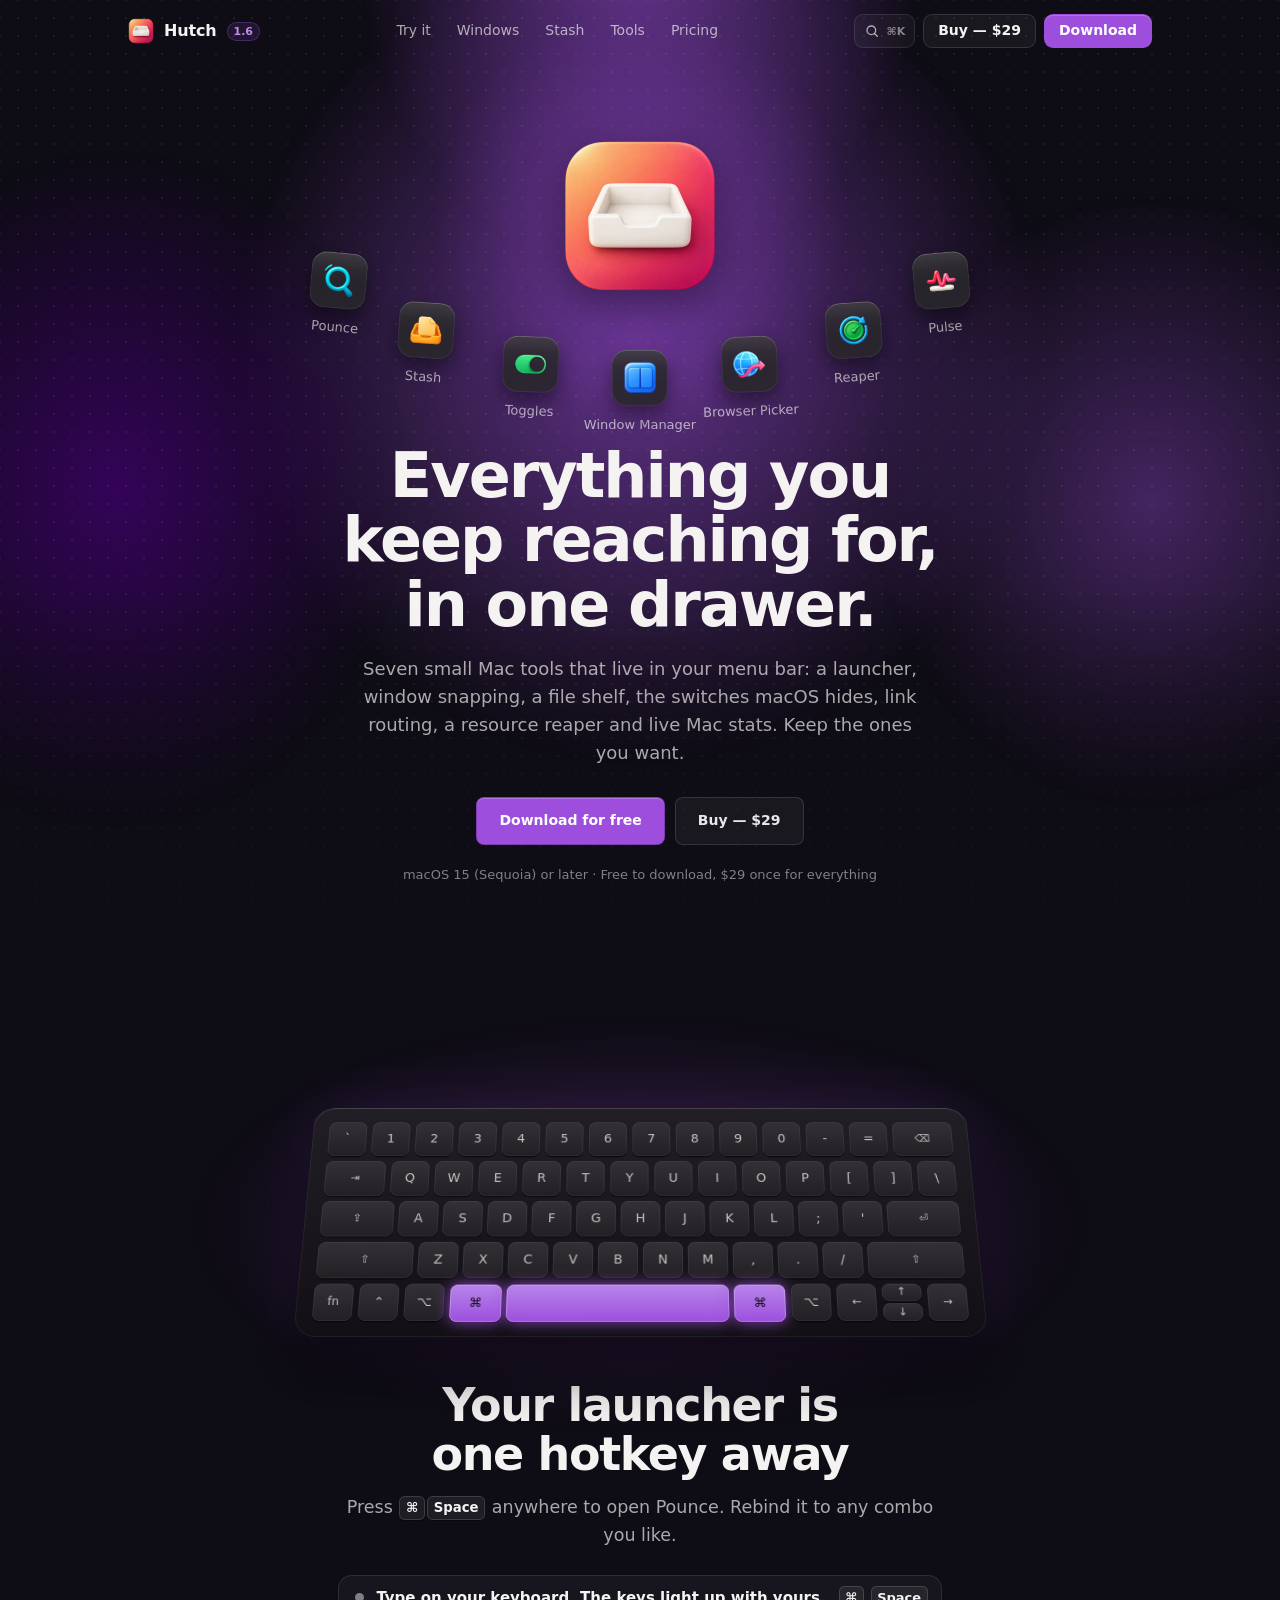
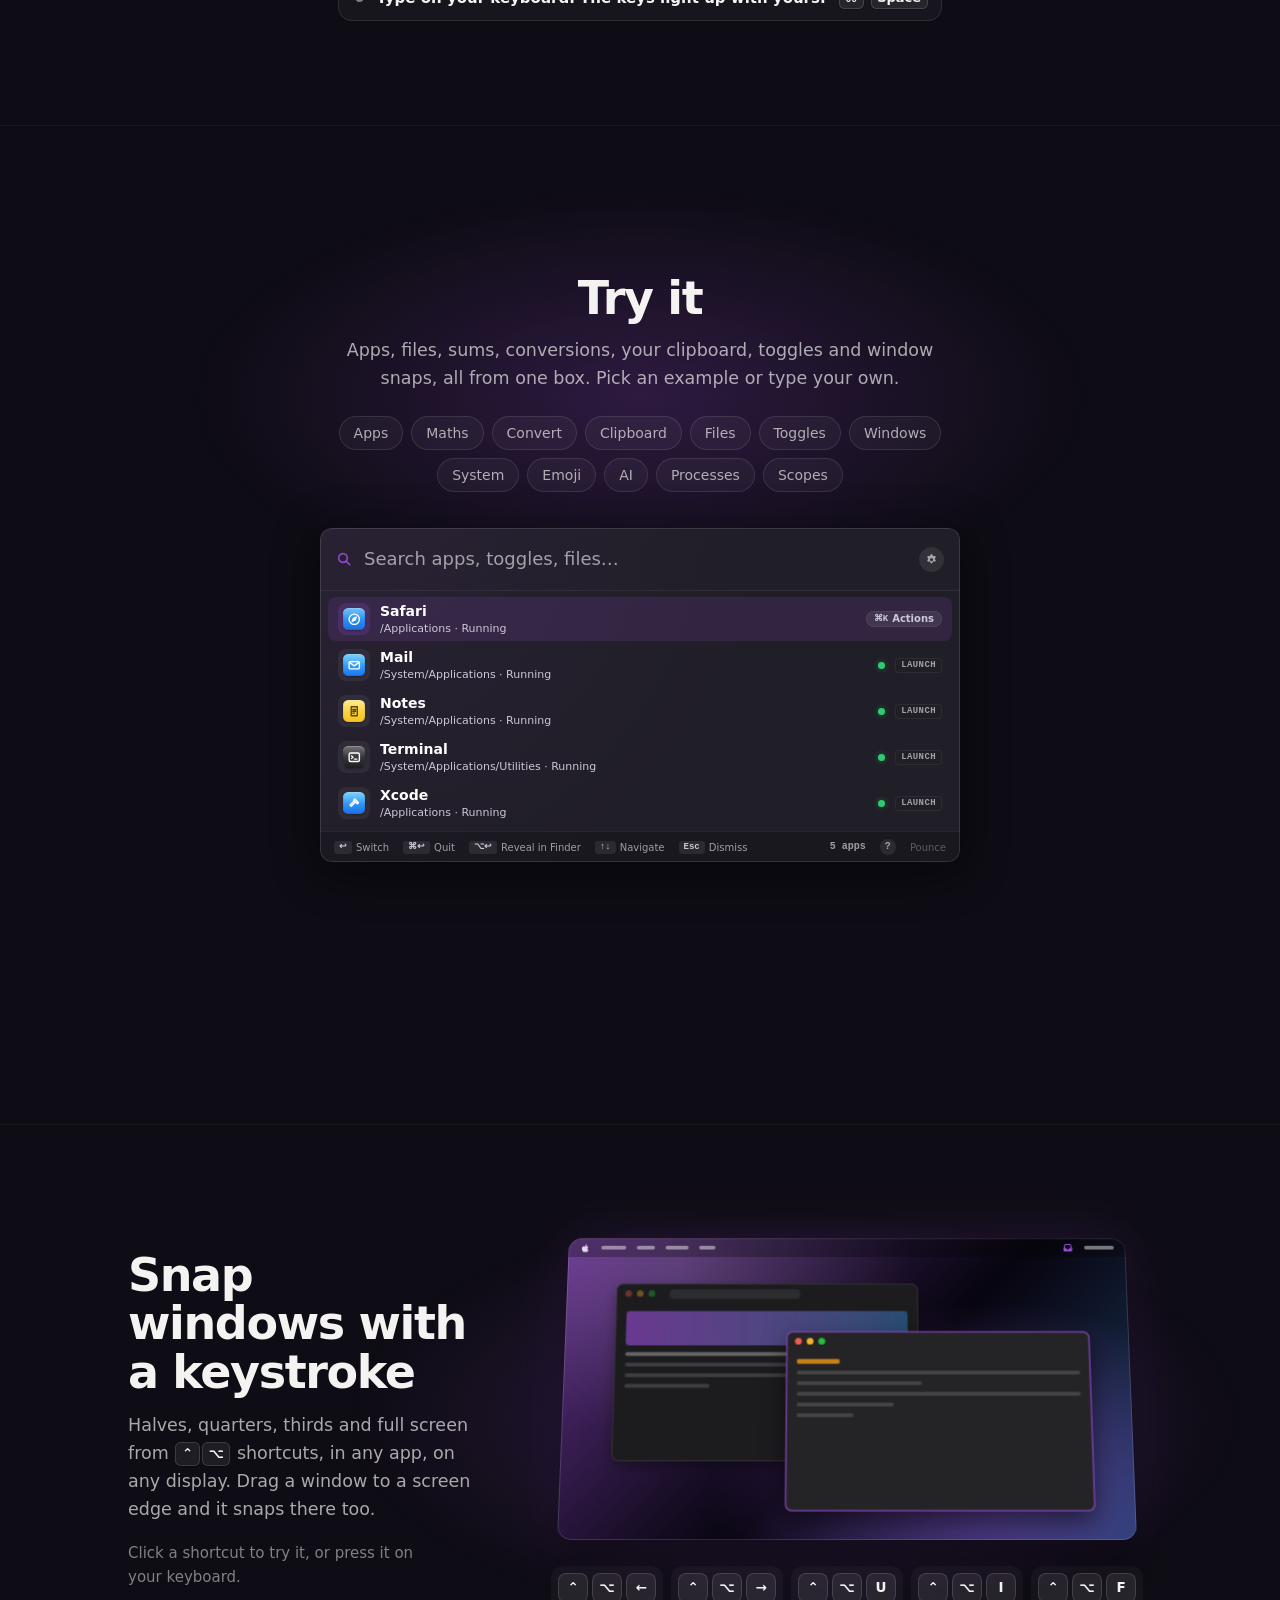
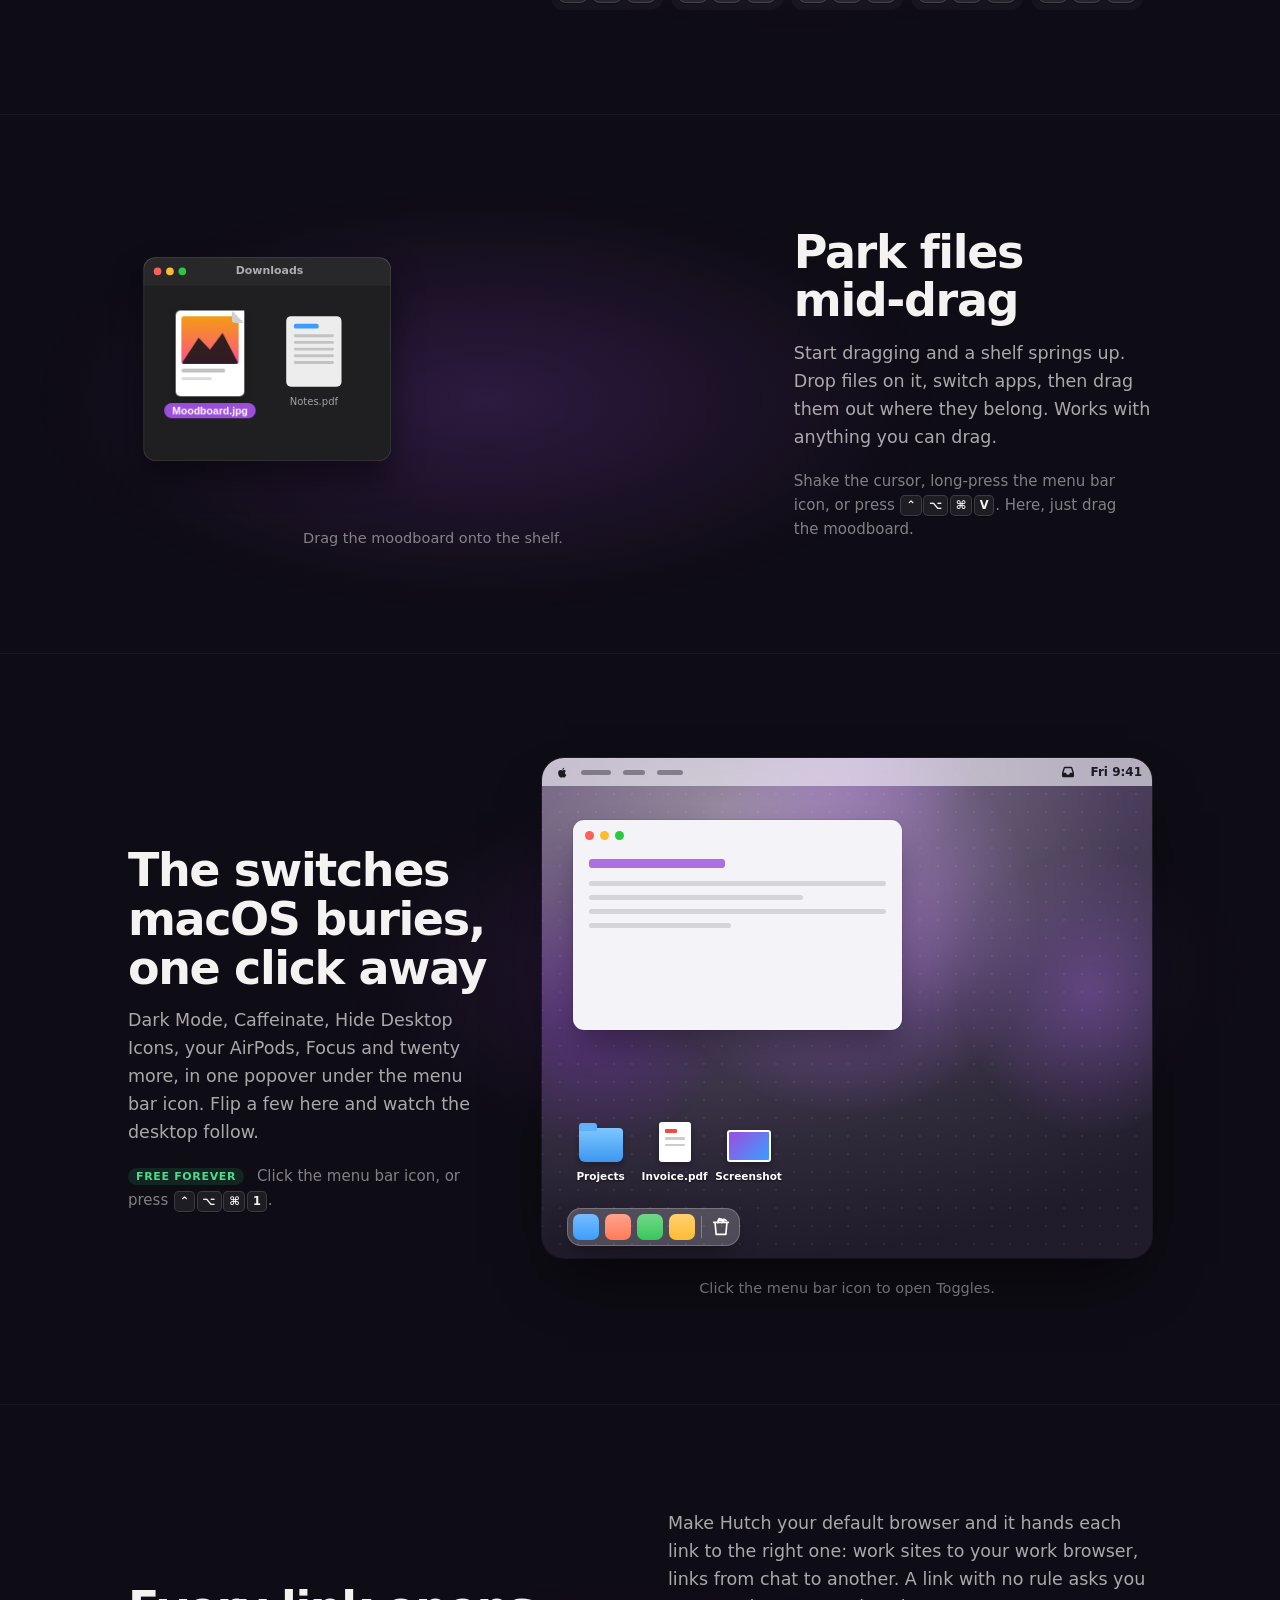
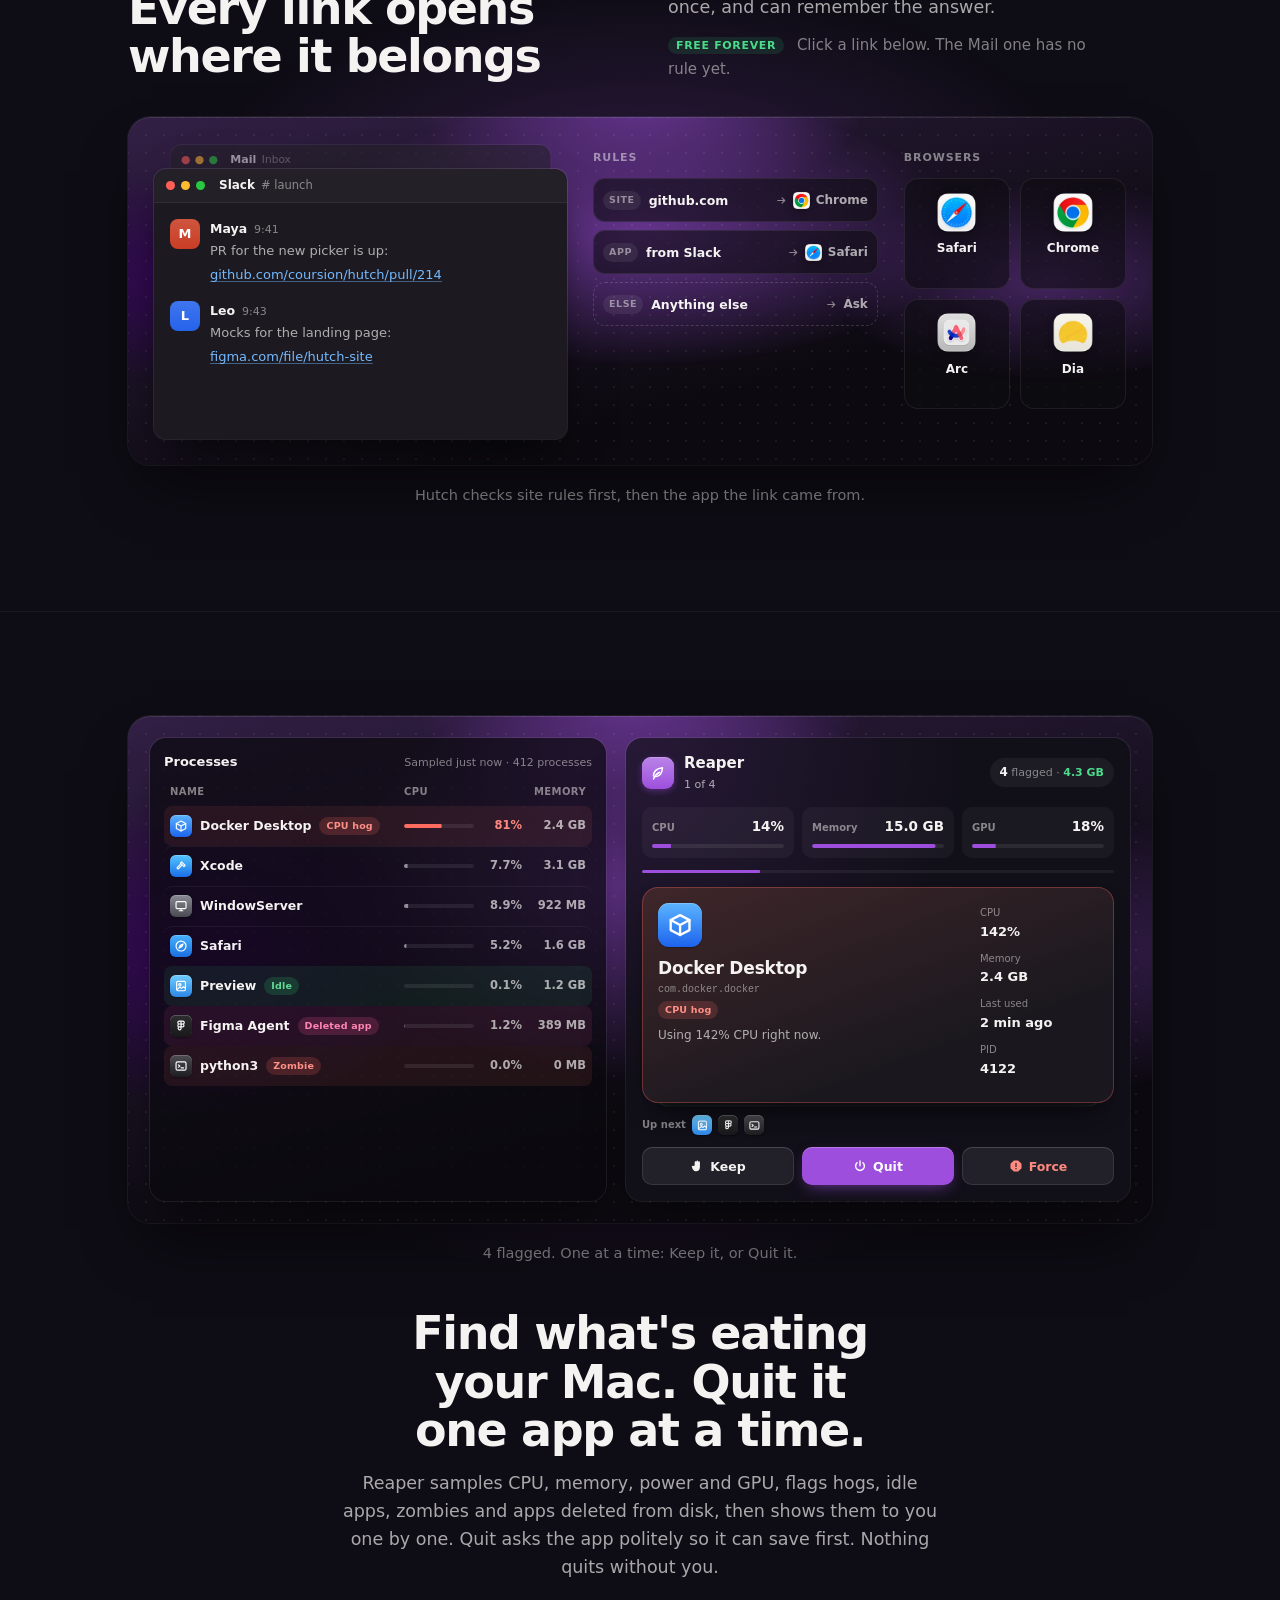
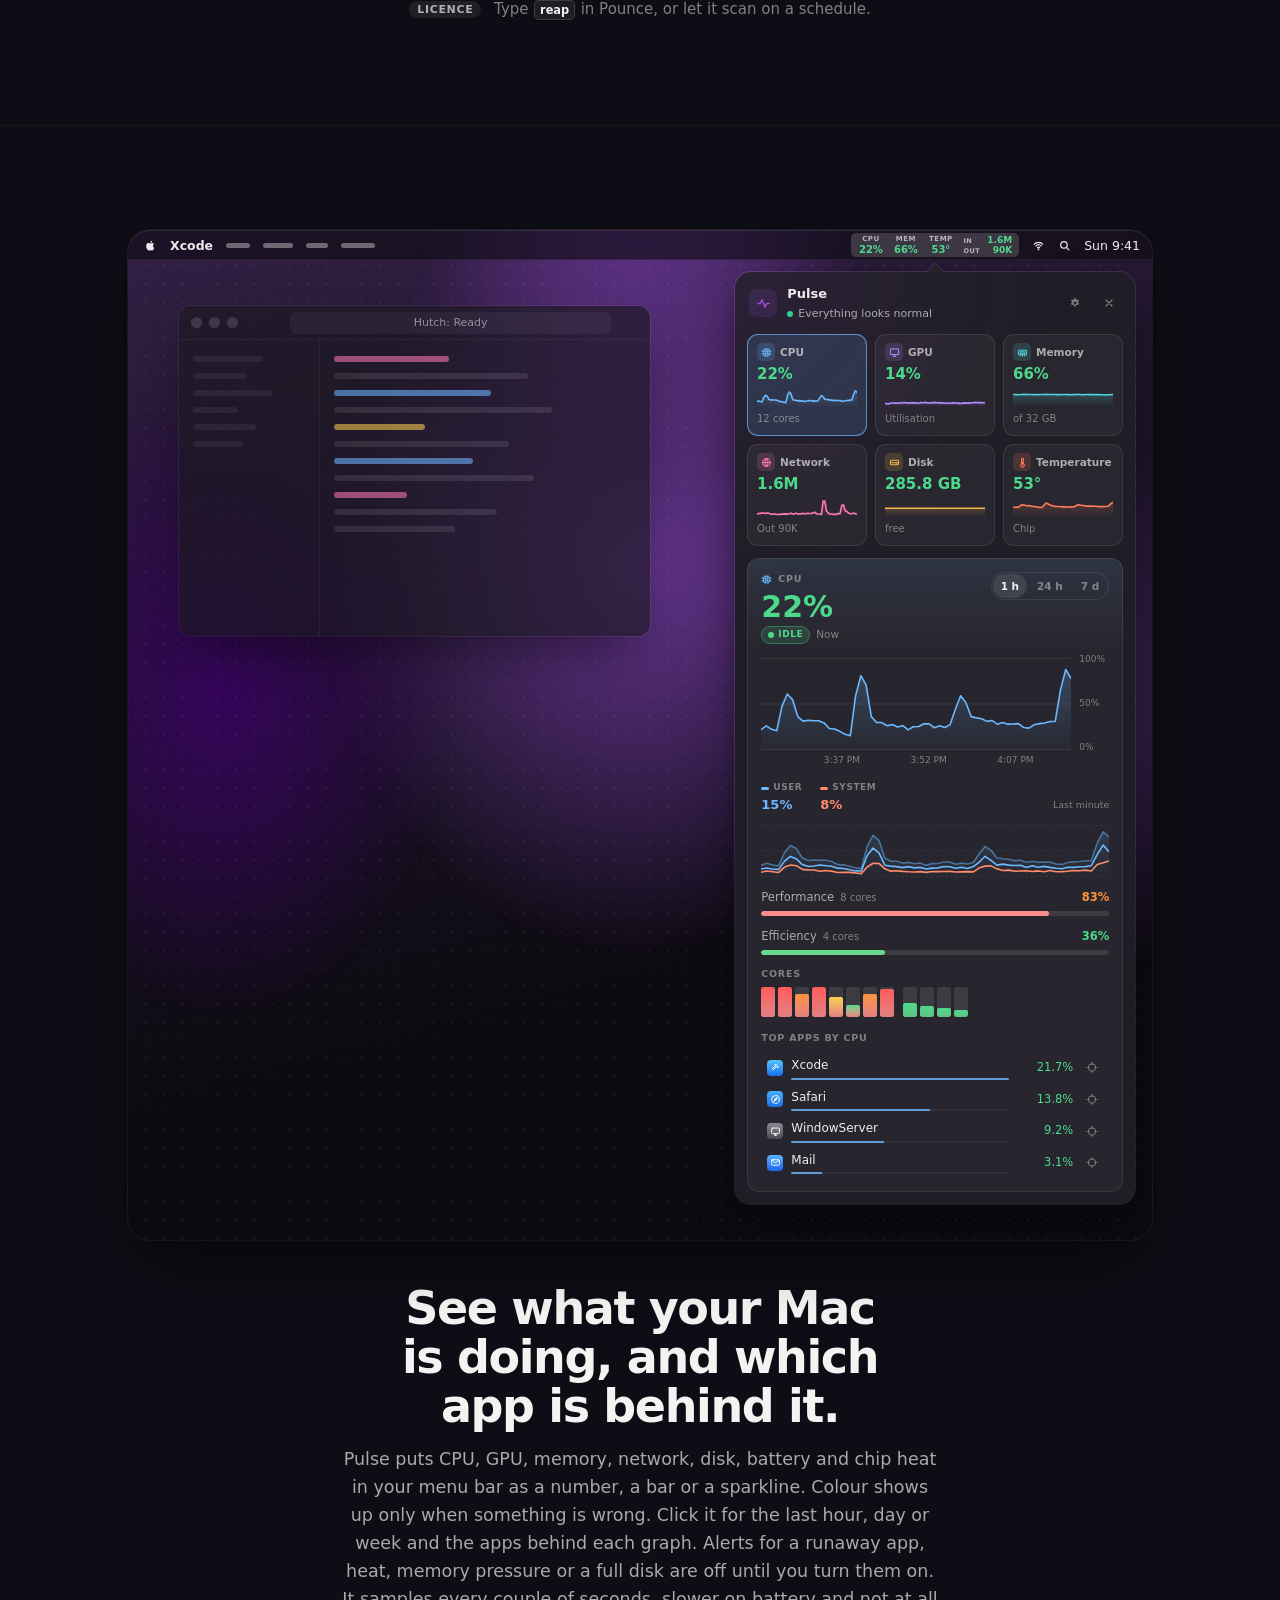
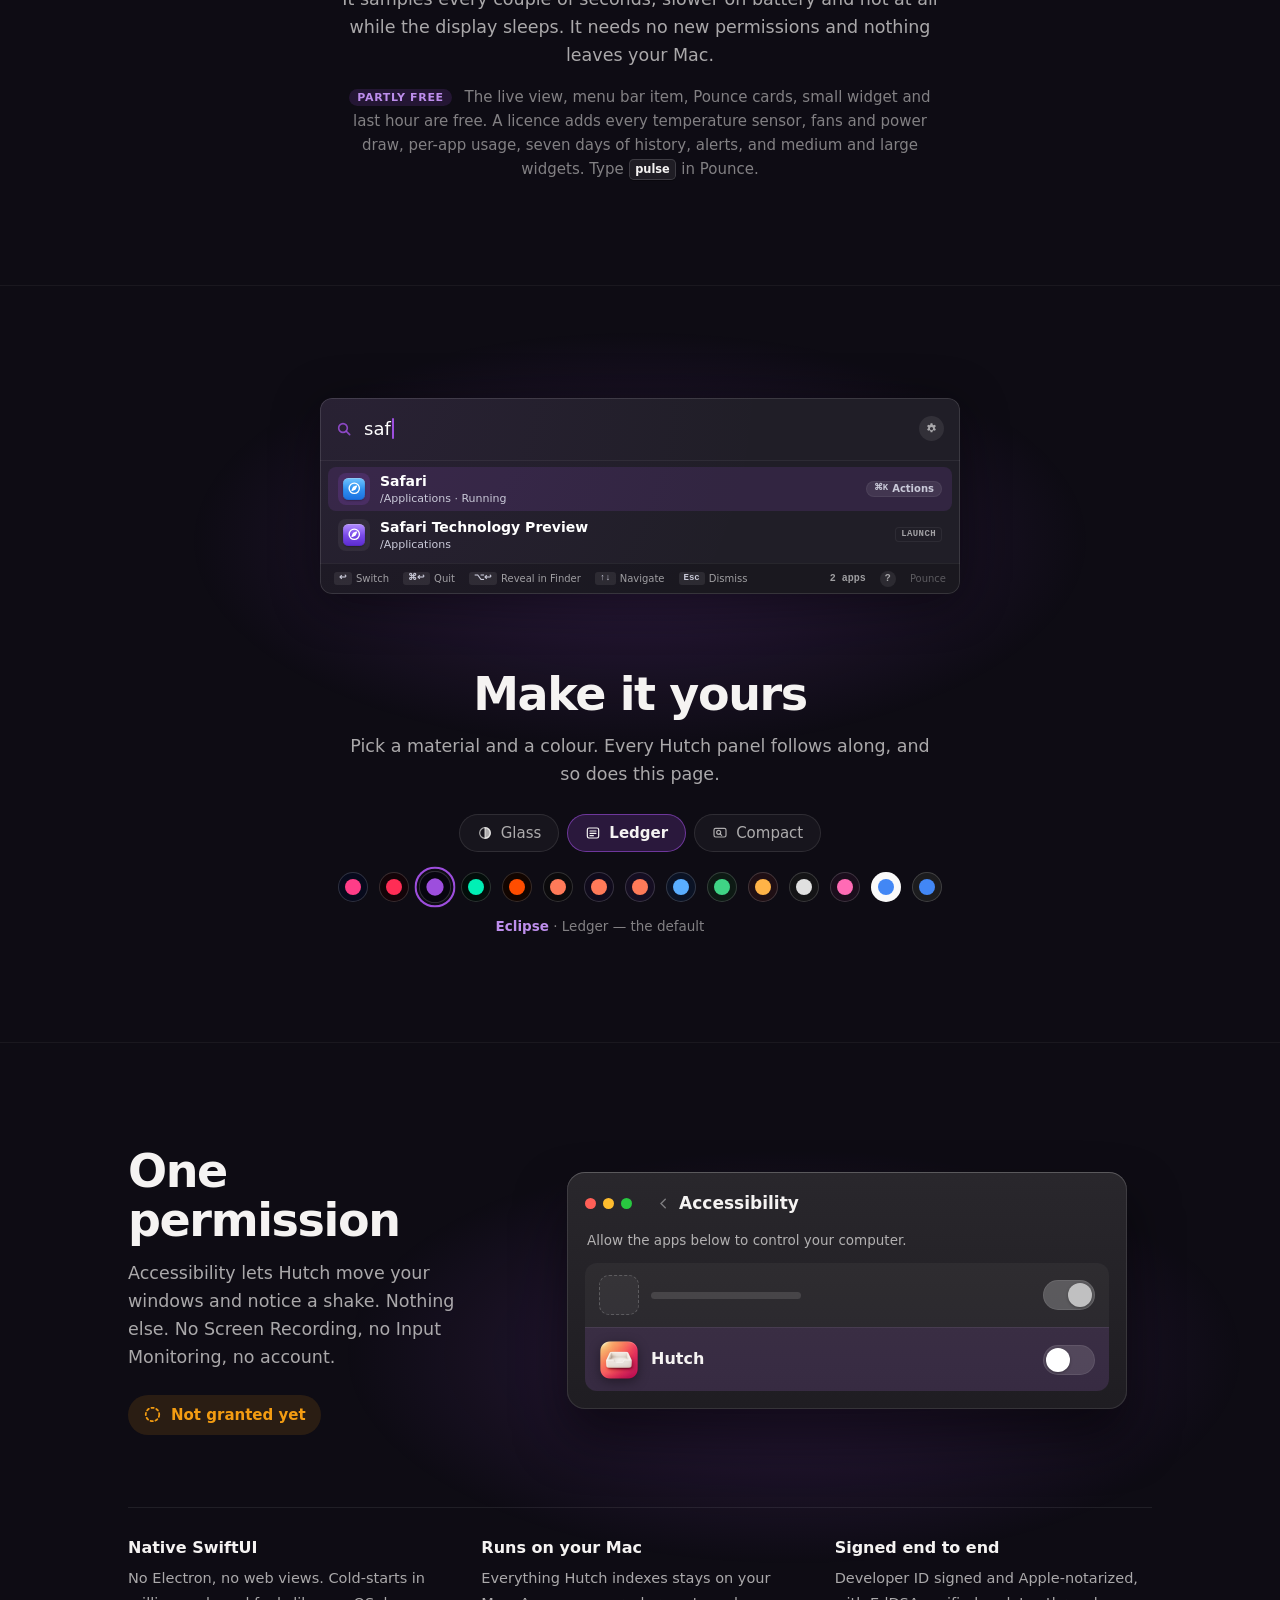
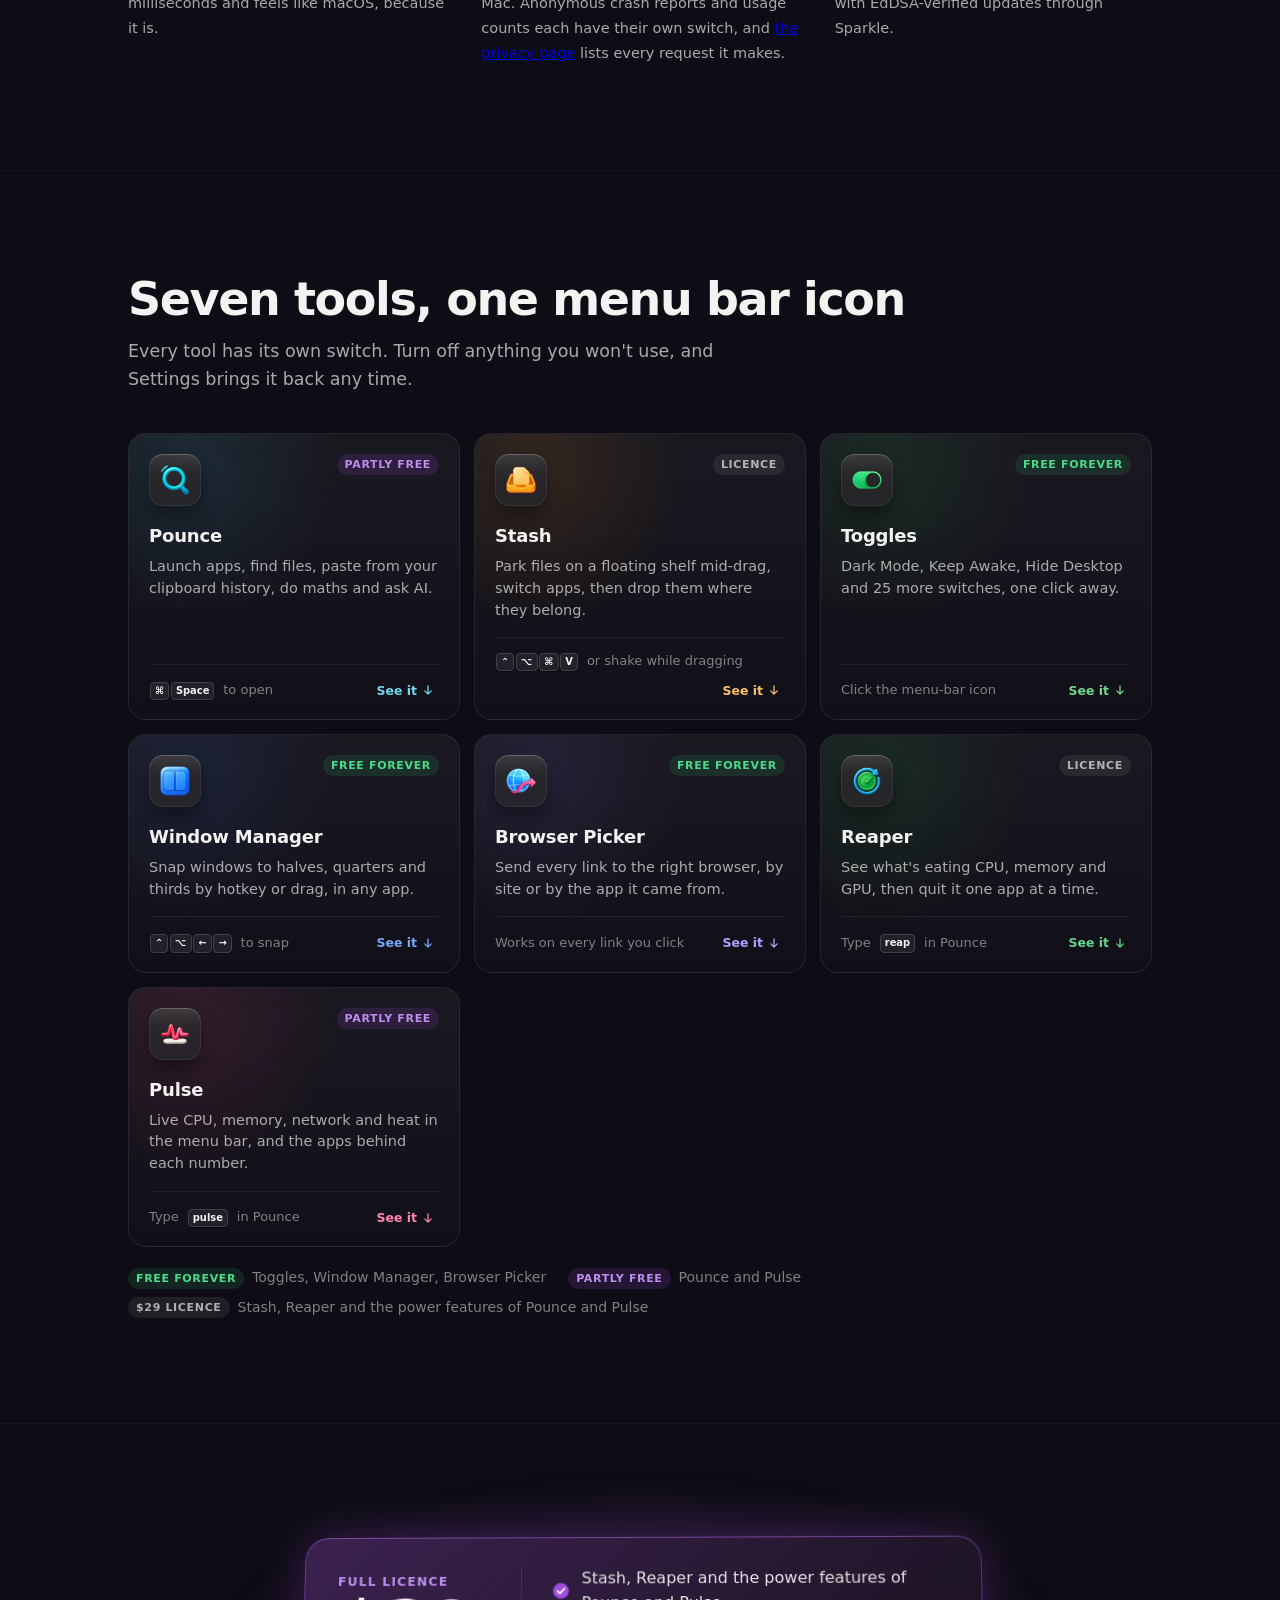
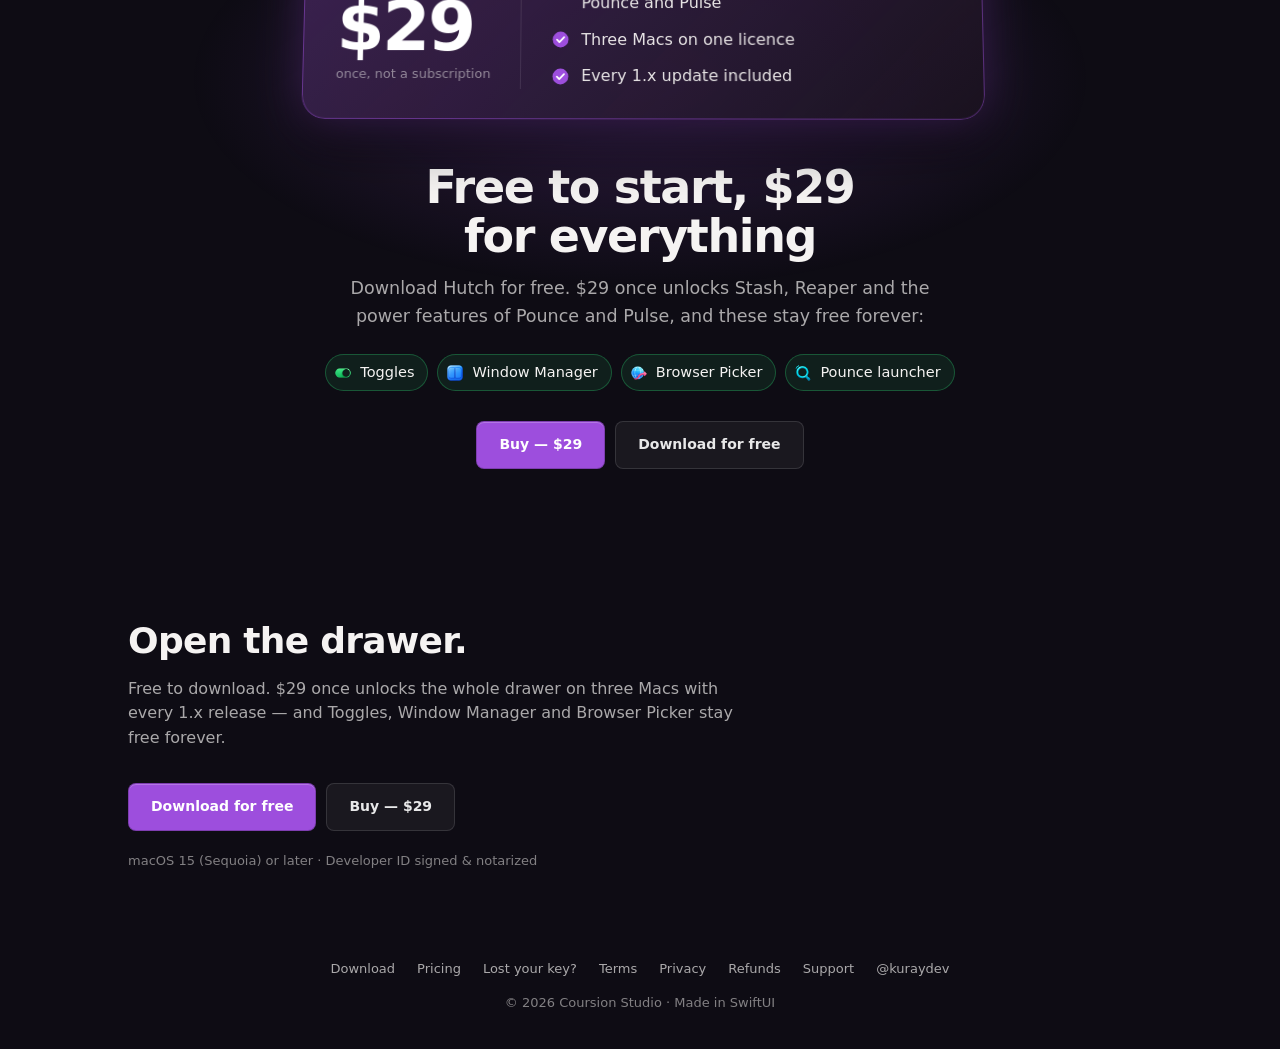
<file: index.html>
<!doctype html>
<html lang="en">
<head>
  <meta charset="utf-8" />
  <meta name="viewport" content="width=device-width, initial-scale=1" />
  <title>Hutch — A drawer of Mac utilities</title>
  <meta name="description" content="Seven native Mac tools in one menu bar app: a ⌘Space launcher, window snapping, a drag-and-drop file shelf, system toggles, a browser picker, a resource reaper and a live system monitor. Free to download; $29 once unlocks every tool." />
  <link rel="canonical" href="https://hutch.coursion.studio/" />
  <link rel="icon" type="image/png" href="img/favicon.png" />
  <link rel="apple-touch-icon" href="icon.png" />
  <link rel="stylesheet" href="styles.css?v=d23c048adf" />
  <link rel="stylesheet" href="site.css?v=8bc684e233" />
  <link rel="stylesheet" href="home.css?v=bca6b7d5ee" />
  <link rel="preload" as="image" href="img/hutch-icon.webp" />
  <meta property="og:type" content="website" />
  <meta property="og:url" content="https://hutch.coursion.studio/" />
  <meta property="og:title" content="Hutch — A drawer of Mac utilities" />
  <meta property="og:description" content="A ⌘Space launcher, window snapping, a drag-and-drop shelf, system toggles, link routing, a resource reaper and live Mac stats. Seven native Mac tools, one menu bar icon. Free to download, $29 once for everything." />
  <meta property="og:image" content="https://hutch.coursion.studio/screenshots/hero-dashboard.png?v=5b3410dd2d" />
  <meta name="twitter:card" content="summary_large_image" />
  <meta name="theme-color" content="#0E0C14" />
  <script type="application/ld+json">
  {
    "@context": "https://schema.org",
    "@type": "SoftwareApplication",
    "name": "Hutch",
    "url": "https://hutch.coursion.studio/",
    "image": "https://hutch.coursion.studio/icon.png",
    "applicationCategory": "UtilitiesApplication",
    "operatingSystem": "macOS 15 or later",
    "description": "Seven native Mac tools in one menu bar app: a launcher, window snapping, a file shelf, system toggles, a browser picker, a resource reaper and a system monitor.",
    "offers": { "@type": "Offer", "price": "29.00", "priceCurrency": "USD" },
    "publisher": { "@type": "Organization", "name": "Coursion Studio" }
  }
  </script>
  <script>document.documentElement.classList.add("js");window.__rv=setTimeout(function(){document.documentElement.classList.add("reveal-all")},4000);</script>
  <script defer src="site.js?v=d35542de1b"></script>
  <script defer src="home.js?v=3ea22ba68d"></script>
  <script defer src="https://polaris-backend-489776622782.europe-west1.run.app/api/v1/analytics/t.js" data-site="hutch.coursion.studio"></script>
</head>
<body class="home site">
  <a class="skip" href="#hotkey">Skip to the tour</a>
  <div class="bar js-bar">
    <div class="bar-in">
      <a class="bar-brand" href="#top"><img src="img/hutch-icon.webp" alt="" width="26" height="26" /><span>Hutch</span></a>
      <a class="bar-ver" href="https://github.com/Coursion-Studio/hutch/releases/latest" aria-label="What's new in Hutch 1.6">1.6</a>
      <nav class="bar-nav js-bar-nav" aria-label="Main">
        <a href="#try" data-spy="try">Try it</a>
        <a href="#windows" data-spy="windows">Windows</a>
        <a href="#stash" data-spy="stash">Stash</a>
        <a href="#tools" data-spy="tools">Tools</a>
        <a href="pricing.html" data-spy="pricing">Pricing</a>
        <span class="bar-ink" aria-hidden="true"></span>
      </nav>
      <div class="bar-act">
        <button class="bar-k js-palette-open" type="button" aria-label="Search this site"><svg viewBox="0 0 24 24" fill="none" stroke="currentColor" stroke-width="2" stroke-linecap="round" aria-hidden="true"><circle cx="11" cy="11" r="6.5"/><path d="m16 16 4 4"/></svg><kbd>⌘K</kbd></button>
        <a class="bar-btn bar-buy" href="pricing.html">Buy — $29</a>
        <a class="bar-btn bar-get" href="https://polaris-backend-489776622782.europe-west1.run.app/dl/hutch" data-download>Download</a>
        <button class="bar-menu js-bar-menu" type="button" aria-expanded="false" aria-controls="bar-sheet" aria-label="Menu"><svg viewBox="0 0 24 24" fill="none" stroke="currentColor" stroke-width="2" stroke-linecap="round" aria-hidden="true"><path class="l1" d="M5 9h14"/><path class="l2" d="M5 15h14"/></svg></button>
      </div>
    </div>
    <div class="bar-sheet js-bar-sheet" id="bar-sheet" role="dialog" aria-modal="true" aria-label="Menu" hidden>
      <nav class="bar-sheet-nav" aria-label="Site">
        <a href="#try" data-spy="try">Try it</a>
        <a href="#windows" data-spy="windows">Windows</a>
        <a href="#stash" data-spy="stash">Stash</a>
        <a href="#tools" data-spy="tools">Tools</a>
        <a href="pricing.html" data-spy="pricing">Pricing</a>
      </nav>
      <div class="bar-sheet-act">
        <button class="bar-btn bar-sheet-k js-bar-search" type="button"><svg viewBox="0 0 24 24" fill="none" stroke="currentColor" stroke-width="2" stroke-linecap="round" aria-hidden="true"><circle cx="11" cy="11" r="6.5"/><path d="m16 16 4 4"/></svg><span>Search</span><kbd>⌘K</kbd></button>
        <a class="bar-btn bar-buy" href="pricing.html">Buy — $29</a>
      </div>
    </div>
  </div>
  <div class="bg"></div>

  <div class="palette-backdrop js-palette" hidden>
    <div class="palette" role="dialog" aria-modal="true" aria-label="Search this site">
      <div class="palette-bar">
        <svg viewBox="0 0 24 24" fill="none" stroke="currentColor" stroke-width="1.8" stroke-linecap="round" aria-hidden="true"><circle cx="11" cy="11" r="7"/><path d="M16 16l5 5"/></svg>
        <input class="js-palette-input" type="text" placeholder="Jump to anything…" aria-label="Search this site" autocomplete="off" spellcheck="false" />
        <kbd>esc</kbd>
      </div>
      <ul class="palette-results js-palette-results" role="listbox"></ul>
      <div class="palette-foot"><span><kbd>↑</kbd><kbd>↓</kbd>Navigate</span><span><kbd>↩</kbd>Open</span><span class="spacer"></span><span>Yes — the website has one too.</span></div>
    </div>
  </div>

  <header class="stage-hero reveal">
    <div class="mesh" aria-hidden="true"><i class="m1"></i><i class="m2"></i><i class="m3"></i><i class="m4"></i></div>
    <div class="container">
      <div class="bar-space" aria-hidden="true"></div>

      <div class="hero-fan" role="img" aria-label="The Hutch app icon with its seven tools fanned out beneath it: Pounce, Stash, Toggles, Window Manager, Browser Picker, Reaper and Pulse.">
        <img class="hero-icon" src="img/hutch-icon.webp" alt="" width="160" height="160" fetchpriority="high" />
        <span class="fan-tool" style="--i:0;--x:-248;--y:52.8;--r:5deg"><span class="tile"><img src="img/pounce.webp" alt="" width="56" height="56" /></span><b>Pounce</b></span>
        <span class="fan-tool" style="--i:1;--x:-176;--y:93.6;--r:4deg"><span class="tile"><img src="img/stash.webp" alt="" width="56" height="56" /></span><b>Stash</b></span>
        <span class="fan-tool" style="--i:2;--x:-90;--y:121.5;--r:2deg"><span class="tile"><img src="img/toggles.webp" alt="" width="56" height="56" /></span><b>Toggles</b></span>
        <span class="fan-tool" style="--i:3;--x:0;--y:132.6;--r:0deg"><span class="tile"><img src="img/window-manager.webp" alt="" width="56" height="56" /></span><b>Window Manager</b></span>
        <span class="fan-tool" style="--i:4;--x:90;--y:121.5;--r:-2deg"><span class="tile"><img src="img/browser-picker.webp" alt="" width="56" height="56" /></span><b>Browser Picker</b></span>
        <span class="fan-tool" style="--i:5;--x:176;--y:93.6;--r:-4deg"><span class="tile"><img src="img/reaper.webp" alt="" width="56" height="56" /></span><b>Reaper</b></span>
        <span class="fan-tool" style="--i:6;--x:248;--y:52.8;--r:-5deg"><span class="tile"><img src="img/pulse.webp" alt="" width="56" height="56" /></span><b>Pulse</b></span>
      </div>

      <div class="hero-copy">
        <h1 class="rise" style="--d:.08s">Everything you keep reaching for,<br /> in one drawer.</h1>
        <p class="sub rise" style="--d:.14s">Seven small Mac tools that live in your menu bar: a launcher, window snapping, a file shelf, the switches macOS hides, link routing, a resource reaper and live Mac stats. Keep the ones you want.</p>
        <div class="cta-row rise" style="--d:.2s">
          <a class="btn primary" href="https://polaris-backend-489776622782.europe-west1.run.app/dl/hutch" data-download>Download for free</a>
          <a class="btn outline" href="pricing.html">Buy — $29</a>
        </div>
        <p class="req-note rise" style="--d:.24s">macOS 15 (Sequoia) or later · Free to download, $29 once for everything</p>
      </div>
    </div>
  </header>

  <main>

    <section id="hotkey" class="sec sec-hotkey reveal" aria-labelledby="hotkey-title">
      <div class="glow" aria-hidden="true"></div>
      <div class="container">
        <div class="kb-stage rise">
          <div class="kb js-kb" aria-hidden="true"></div>
        </div>
        <div class="sec-head center">
          <h2 id="hotkey-title" class="rise" style="--d:.08s">Your launcher is one hotkey away</h2>
          <p class="rise" style="--d:.14s">Press <span class="combo"><kbd>⌘</kbd><kbd>Space</kbd></span> anywhere to open Pounce. Rebind it to any combo you like.</p>
          <p class="kb-pill rise js-kb-pill" style="--d:.2s" aria-live="polite">
            <span class="dot" aria-hidden="true"></span>
            <span class="kb-pill-text js-kb-text">Type on your keyboard. The keys light up with yours.</span>
            <span class="kb-pill-keys js-kb-keys"><kbd>⌘</kbd><kbd>Space</kbd></span>
          </p>
        </div>
      </div>
    </section>

    <section id="try" class="sec sec-try reveal" aria-labelledby="try-title">
      <div class="glow" aria-hidden="true"></div>
      <div class="container">
        <div class="pp pp-try rise js-try" data-mat="ledger">
          <div class="pp-field">
            <svg class="pp-lead" viewBox="0 0 24 24" fill="none" stroke="currentColor" stroke-width="2.4" stroke-linecap="round" aria-hidden="true"><circle cx="10.5" cy="10.5" r="6.5"/><path d="m15.5 15.5 5 5"/></svg>
            <button type="button" class="pp-scope js-try-scope" hidden><span class="pp-scope-ico" aria-hidden="true"></span><b></b><svg class="pp-scope-x" viewBox="0 0 24 24" fill="none" stroke="currentColor" stroke-width="3.4" stroke-linecap="round" aria-hidden="true"><path d="M6 6l12 12M18 6 6 18"/></svg></button>
            <input class="js-try-input" type="text" role="combobox" aria-expanded="true" aria-controls="try-results" aria-autocomplete="list" aria-label="Try Pounce: type an app, a sum, a conversion, or : for scopes" placeholder="Search apps, toggles, files…" autocomplete="off" autocapitalize="off" spellcheck="false" />
            <button type="button" class="pp-clear js-try-clear" aria-label="Clear the search" hidden><svg viewBox="0 0 24 24" aria-hidden="true"><circle cx="12" cy="12" r="10" fill="currentColor"/><path d="m8.5 8.5 7 7M15.5 8.5l-7 7" stroke="var(--pal-base)" stroke-width="2.2" stroke-linecap="round"/></svg></button>
            <span class="pp-gear" aria-hidden="true"><svg viewBox="0 0 24 24" fill="currentColor"><path d="M10.3 2.5h3.4l.5 2.6c.6.2 1.2.5 1.7.9l2.5-.9 1.7 2.9-2 1.7c.1.6.1 1.3 0 1.9l2 1.7-1.7 2.9-2.5-.9c-.5.4-1.1.7-1.7.9l-.5 2.6h-3.4l-.5-2.6c-.6-.2-1.2-.5-1.7-.9l-2.5.9-1.7-2.9 2-1.7a6 6 0 0 1 0-1.9l-2-1.7 1.7-2.9 2.5.9c.5-.4 1.1-.7 1.7-.9zM12 9a3 3 0 1 0 0 6 3 3 0 0 0 0-6z" fill-rule="evenodd"/></svg></span>
          </div>
          <div class="pp-results">
            <span class="pp-sel" aria-hidden="true"></span>
            <ul id="try-results" class="js-try-results" role="listbox" aria-label="Results"></ul>
            <div class="pp-empty"><svg viewBox="0 0 24 24" fill="currentColor" aria-hidden="true"><path d="M10 3.5 11.7 8.3 16.5 10 11.7 11.7 10 16.5 8.3 11.7 3.5 10 8.3 8.3z"/><path d="M17.5 13.5l.8 2.2 2.2.8-2.2.8-.8 2.2-.8-2.2-2.2-.8 2.2-.8zM17 3l.6 1.4L19 5l-1.4.6L17 7l-.6-1.4L15 5l1.4-.6z"/></svg><b class="js-try-empty">No matches</b><span class="js-try-tip"></span></div>
          </div>
          <div class="pp-foot">
            <span class="pp-hints"></span>
            <span class="pp-tag js-try-lic" hidden>Licence</span>
            <span class="pp-badge"></span>
            <span class="pp-help" aria-hidden="true">?</span>
            <span class="pp-label js-try-status">Pounce</span>
          </div>
          <div class="pp-cfoot">
            <span class="pp-menu" aria-hidden="true"><i></i><i></i></span>
            <span class="pp-cstatus js-try-status"></span>
            <span class="pp-cbar"><span class="pp-cbtn primary"><span>Open Application</span><kbd>↩</kbd></span><span class="pp-cbtn act">Actions<kbd>⌘</kbd><kbd>K</kbd></span></span>
          </div>
        </div>
        <div class="sec-head center">
          <h2 id="try-title" class="rise" style="--d:.08s">Try it</h2>
          <p class="rise" style="--d:.14s">Apps, files, sums, conversions, your clipboard, toggles and window snaps, all from one box. Pick an example or type your own.</p>
          <div class="chips rise" style="--d:.2s" role="group" aria-label="Examples">
            <button type="button" class="chip-q" data-q="saf" aria-label="Apps: saf">Apps</button>
            <button type="button" class="chip-q" data-q="1280*0.15" aria-label="Maths: 1280*0.15">Maths</button>
            <button type="button" class="chip-q" data-q="10 km to mi" aria-label="Convert: 10 km to mi">Convert</button>
            <button type="button" class="chip-q" data-q="clip:" aria-label="Clipboard: clip:">Clipboard</button>
            <button type="button" class="chip-q" data-q="file: invoice" aria-label="Files: file: invoice">Files</button>
            <button type="button" class="chip-q" data-q="dark" aria-label="Toggles: dark">Toggles</button>
            <button type="button" class="chip-q" data-q="left half" aria-label="Windows: left half">Windows</button>
            <button type="button" class="chip-q" data-q="lock" aria-label="System: lock">System</button>
            <button type="button" class="chip-q" data-q=":fire" aria-label="Emoji: :fire">Emoji</button>
            <button type="button" class="chip-q" data-q="ai how do I undo a git commit" aria-label="AI: ai how do I undo a git commit">AI</button>
            <button type="button" class="chip-q" data-q="kill chrome" aria-label="Processes: kill chrome">Processes</button>
            <button type="button" class="chip-q" data-q=":" aria-label="Scopes: :">Scopes</button>
          </div>
          <p class="sr-only js-try-count" aria-live="polite"></p>
        </div>
      </div>
    </section>

    <section id="windows" class="sec sec-split sec-windows reveal" aria-labelledby="win-title">
      <div class="glow" aria-hidden="true"></div>
      <div class="container split">
        <div class="split-copy">
          <h2 id="win-title" class="rise">Snap windows with a keystroke</h2>
          <p class="rise" style="--d:.06s">Halves, quarters, thirds and full screen from <span class="combo"><kbd>⌃</kbd><kbd>⌥</kbd></span> shortcuts, in any app, on any display. Drag a window to a screen edge and it snaps there too.</p>
          <p class="aside rise" style="--d:.1s">Click a shortcut to try it, or press it on your keyboard.</p>
        </div>
        <div class="split-stage">
          <div class="desk-wrap rise" style="--d:.08s">
            <div class="desk js-desk" aria-hidden="true">
              <div class="desk-menubar">
                <svg viewBox="0 0 24 24" fill="currentColor"><path d="M16.4 12.6c0-2.3 1.9-3.4 2-3.5-1.1-1.6-2.8-1.8-3.4-1.8-1.4-.1-2.8.9-3.5.9-.7 0-1.8-.9-3-.8-1.5 0-3 .9-3.8 2.3-1.6 2.8-.4 7 1.2 9.3.8 1.1 1.7 2.4 2.9 2.3 1.2 0 1.6-.7 3-.7s1.8.7 3 .7c1.3 0 2.1-1.1 2.8-2.3.9-1.3 1.3-2.6 1.3-2.6s-2.5-1-2.5-3.8zM14.1 5.8c.6-.8 1.1-1.8 1-2.8-.9 0-2 .6-2.7 1.4-.6.7-1.1 1.7-1 2.7 1 .1 2-.5 2.7-1.3z"/></svg>
                <i style="width:26px"></i><i style="width:19px"></i><i style="width:24px"></i><i style="width:17px"></i>
                <span class="sp"></span>
                <svg class="tray" viewBox="0 0 24 24" fill="currentColor"><path d="M3 13.5 5.4 5.6A2 2 0 0 1 7.3 4.2h9.4a2 2 0 0 1 1.9 1.4L21 13.5V18a2 2 0 0 1-2 2H5a2 2 0 0 1-2-2zm2.3-.5H9a3 3 0 0 0 6 0h3.7L16.6 6.2H7.4z"/></svg>
                <i style="width:31px"></i>
              </div>
              <div class="win win-browser" data-win="browser">
                <div class="win-skin"></div>
                <div class="win-content">
                  <div class="win-bar"><i></i><i></i><i></i><span class="url"></span></div>
                  <div class="win-body"><span class="banner"></span><span class="ln l1"></span><span class="ln"></span><span class="ln"></span><span class="ln short"></span></div>
                </div>
              </div>
              <div class="win win-notes" data-win="notes">
                <div class="win-skin"></div>
                <div class="win-content">
                  <div class="win-bar"><i></i><i></i><i></i></div>
                  <div class="win-body"><span class="ttl"></span><span class="ln"></span><span class="ln" style="width:44%"></span><span class="ln"></span><span class="ln" style="width:34%"></span><span class="ln" style="width:20%"></span></div>
                </div>
              </div>
            </div>
          </div>
          <div class="snaps rise" style="--d:.14s" role="group" aria-label="Snap shortcuts">
            <button type="button" class="snap" data-move="0" aria-label="Left half, Control Option Left Arrow"><kbd>⌃</kbd><kbd>⌥</kbd><kbd>←</kbd></button>
            <button type="button" class="snap" data-move="1" aria-label="Right half, Control Option Right Arrow"><kbd>⌃</kbd><kbd>⌥</kbd><kbd>→</kbd></button>
            <button type="button" class="snap" data-move="2" aria-label="Top left quarter, Control Option U"><kbd>⌃</kbd><kbd>⌥</kbd><kbd>U</kbd></button>
            <button type="button" class="snap" data-move="3" aria-label="Top right quarter, Control Option I"><kbd>⌃</kbd><kbd>⌥</kbd><kbd>I</kbd></button>
            <button type="button" class="snap" data-move="4" aria-label="Full screen, Control Option F"><kbd>⌃</kbd><kbd>⌥</kbd><kbd>F</kbd></button>
          </div>
        </div>
      </div>
    </section>

    <section id="stash" class="sec sec-split sec-stash reveal" aria-labelledby="stash-title">
      <div class="glow" aria-hidden="true"></div>
      <div class="container split reverse">
        <div class="split-copy">
          <h2 id="stash-title" class="rise">Park files mid-drag</h2>
          <p class="rise" style="--d:.06s">Start dragging and a shelf springs up. Drop files on it, switch apps, then drag them out where they belong. Works with anything you can drag.</p>
          <p class="aside rise" style="--d:.1s">Shake the cursor, long-press the menu bar icon, or press <span class="combo"><kbd>⌃</kbd><kbd>⌥</kbd><kbd>⌘</kbd><kbd>V</kbd></span>. Here, just drag the moodboard.</p>
        </div>
        <div class="split-stage">
          <div class="stash-fit rise" style="--d:.08s">
            <div class="stash-stage js-stash">
              <div class="finder" aria-hidden="true">
                <div class="finder-bar"><i></i><i></i><i></i><b>Downloads</b></div>
                <span class="finder-slot"></span>
                <span class="finder-doc"><span class="doc"><i></i><i></i><i></i><i></i><i></i><i></i></span><b>Notes.pdf</b></span>
              </div>
              <div class="shelf" aria-hidden="true">
                <div class="shelf-head"><svg viewBox="0 0 24 24" fill="currentColor"><path d="M3 13.5 5.4 5.6A2 2 0 0 1 7.3 4.2h9.4a2 2 0 0 1 1.9 1.4L21 13.5V18a2 2 0 0 1-2 2H5a2 2 0 0 1-2-2zm2.3-.5H9a3 3 0 0 0 6 0h3.7L16.6 6.2H7.4z"/></svg>Stash<span class="n js-shelf-n">0</span></div>
                <div class="shelf-slots"><i></i><i></i><i></i></div>
              </div>
              <button type="button" class="file js-file" aria-label="Moodboard.jpg. Drag it onto the shelf, or press to park it there.">
                <span class="thumb"><span class="pic"></span><i></i><i></i><span class="fold"></span></span>
                <span class="name">Moodboard.jpg</span>
              </button>
              <svg class="cursor js-cursor" viewBox="0 0 15 22" aria-hidden="true"><path d="M0 0v17.2l4.5-4 3 8.8 2.7-1-3-8.4h7.8z" fill="#000" stroke="#fff" stroke-width="1.4" stroke-linejoin="round"/></svg>
            </div>
          </div>
          <p class="stash-status rise js-stash-status" style="--d:.14s" aria-live="polite">Drag the moodboard onto the shelf.</p>
        </div>
      </div>
    </section>

    <section id="toggles" class="sec sec-split sec-toggles reveal" aria-labelledby="tgl-title">
      <div class="glow" aria-hidden="true"></div>
      <div class="container split">
        <div class="split-copy">
          <h2 id="tgl-title" class="rise">The switches macOS buries, one click away</h2>
          <p class="rise" style="--d:.06s">Dark Mode, Caffeinate, Hide Desktop Icons, your AirPods, Focus and twenty more, in one popover under the menu bar icon. Flip a few here and watch the desktop follow.</p>
          <p class="aside rise" style="--d:.1s"><span class="tier tier-free">Free forever</span> Click the menu bar icon, or press <span class="combo"><kbd>⌃</kbd><kbd>⌥</kbd><kbd>⌘</kbd><kbd>1</kbd></span>.</p>
        </div>
        <div class="split-stage">
          <div class="show tgl rise js-tgl" style="--d:.08s">
            <div class="mesh" aria-hidden="true"><i class="m1"></i><i class="m2"></i><i class="m3"></i><i class="m4"></i></div>
            <div class="tgl-dim" aria-hidden="true"></div>
            <div class="tgl-bar">
              <svg class="tgl-apple" viewBox="0 0 24 24" fill="currentColor" aria-hidden="true"><path d="M16.4 12.6c0-2.3 1.9-3.4 2-3.5-1.1-1.6-2.8-1.8-3.4-1.8-1.4-.1-2.8.9-3.5.9-.7 0-1.8-.9-3-.8-1.5 0-3 .9-3.8 2.3-1.6 2.8-.4 7 1.2 9.3.8 1.1 1.7 2.4 2.9 2.3 1.2 0 1.6-.7 3-.7s1.8.7 3 .7c1.3 0 2.1-1.1 2.8-2.3.9-1.3 1.3-2.6 1.3-2.6s-2.5-1-2.5-3.8zM14.1 5.8c.6-.8 1.1-1.8 1-2.8-.9 0-2 .6-2.7 1.4-.6.7-1.1 1.7-1 2.7 1 .1 2-.5 2.7-1.3z"/></svg>
              <i style="width:30px" aria-hidden="true"></i><i style="width:22px" aria-hidden="true"></i><i style="width:26px" aria-hidden="true"></i>
              <span class="sp"></span>
              <svg class="tgl-ind" data-ind="focus" viewBox="0 0 24 24" fill="currentColor" aria-hidden="true"><path d="M19.5 14.5A7.5 7.5 0 0 1 9.5 4.5a7.5 7.5 0 1 0 10 10z"/></svg>
              <svg class="tgl-ind" data-ind="cafe" viewBox="0 0 24 24" fill="none" stroke="currentColor" stroke-width="2.2" stroke-linecap="round" aria-hidden="true"><path d="M5 9h11v5a5 5 0 0 1-5 5h-1a5 5 0 0 1-5-5zM16 10.5h1.5a2.5 2.5 0 0 1 0 5H16M8 3.5v2.5M11.5 3.5v2.5"/></svg>
              <button type="button" class="tgl-item js-tgl-item" aria-expanded="false" aria-controls="tgl-pop" aria-label="Hutch in the menu bar: open Toggles"><svg viewBox="0 0 24 24" fill="currentColor" aria-hidden="true"><path d="M3 13.5 5.4 5.6A2 2 0 0 1 7.3 4.2h9.4a2 2 0 0 1 1.9 1.4L21 13.5V18a2 2 0 0 1-2 2H5a2 2 0 0 1-2-2zm2.3-.5H9a3 3 0 0 0 6 0h3.7L16.6 6.2H7.4z"/></svg></button>
              <span class="tgl-clock" aria-hidden="true">Fri 9:41</span>
            </div>
            <div class="tgl-win" aria-hidden="true">
              <div class="tgl-win-bar"><i></i><i></i><i></i></div>
              <div class="tgl-win-body"><span class="ttl"></span><span class="ln"></span><span class="ln" style="width:72%"></span><span class="ln"></span><span class="ln" style="width:48%"></span></div>
            </div>
            <ul class="tgl-icons" aria-hidden="true">
              <li><span class="tgl-folder"></span><b>Projects</b></li>
              <li><span class="tgl-doc"><i></i><i></i><i></i></span><b>Invoice.pdf</b></li>
              <li><span class="tgl-shot"></span><b>Screenshot</b></li>
            </ul>
            <div class="tgl-dock" aria-hidden="true"><i style="--c:#3A9EFF"></i><i style="--c:#FF7A59"></i><i style="--c:#34C759"></i><i style="--c:#FEBC2E"></i><span class="sep"></span><span class="tgl-trash"><svg viewBox="0 0 24 24" fill="none" stroke="currentColor" stroke-width="1.8" stroke-linecap="round" stroke-linejoin="round"><path d="M5.5 7h13l-1.2 13h-10.6zM4 7h16M9 7V4.5h6V7"/><path class="paper" d="M8.5 7.2 10 2.8l3.4 1M13 7.2l2.2-3.8 2.6 1.6"/></svg></span></div>
            <div class="tgl-night" aria-hidden="true"></div>
            <div class="tgl-pop" id="tgl-pop" role="group" aria-label="Toggles">
              <span class="tgl-nub" aria-hidden="true"></span>
              <div class="tgl-head">
                <img src="img/hutch-icon.webp" alt="" width="28" height="28" loading="lazy" />
                <span><b>Toggles</b><small>Quick switches</small></span>
                <span class="tgl-gear" aria-hidden="true"><svg viewBox="0 0 24 24" fill="currentColor"><path d="M10.3 2.5h3.4l.5 2.6c.6.2 1.2.5 1.7.9l2.5-.9 1.7 2.9-2 1.7c.1.6.1 1.3 0 1.9l2 1.7-1.7 2.9-2.5-.9c-.5.4-1.1.7-1.7.9l-.5 2.6h-3.4l-.5-2.6c-.6-.2-1.2-.5-1.7-.9l-2.5.9-1.7-2.9 2-1.7a6 6 0 0 1 0-1.9l-2-1.7 1.7-2.9 2.5.9c.5-.4 1.1-.7 1.7-.9zM12 9a3 3 0 1 0 0 6 3 3 0 0 0 0-6z" fill-rule="evenodd"/></svg></span>
              </div>
              <label class="tgl-search"><svg viewBox="0 0 24 24" fill="none" stroke="currentColor" stroke-width="2.4" stroke-linecap="round" aria-hidden="true"><circle cx="10.5" cy="10.5" r="6.5"/><path d="m15.5 15.5 5 5"/></svg><input class="js-tgl-q" type="search" placeholder="Search toggles" aria-label="Search toggles" autocomplete="off" spellcheck="false" /></label>
              <ul class="tgl-list js-tgl-list"></ul>
              <p class="tgl-none js-tgl-none" hidden></p>
              <div class="tgl-foot" aria-hidden="true"><span class="tgl-open"><img src="img/hutch-icon.webp" alt="" width="18" height="18" loading="lazy" />Open Hutch</span><svg viewBox="0 0 24 24" fill="none" stroke="currentColor" stroke-width="2.2" stroke-linecap="round"><path d="M12 3.5v8M7 6.5a7.5 7.5 0 1 0 10 0"/></svg></div>
            </div>
          </div>
          <p class="show-status rise js-tgl-status" style="--d:.14s" aria-live="polite">Click the menu bar icon to open Toggles.</p>
        </div>
      </div>
    </section>

    <section id="browsers" class="sec sec-browsers reveal" aria-labelledby="bpk-title">
      <div class="glow" aria-hidden="true"></div>
      <div class="container">
        <div class="sec-head">
          <h2 id="bpk-title" class="rise">Every link opens where it belongs</h2>
          <p class="rise" style="--d:.06s">Make Hutch your default browser and it hands each link to the right one: work sites to your work browser, links from chat to another. A link with no rule asks you once, and can remember the answer.</p>
          <p class="aside rise" style="--d:.1s"><span class="tier tier-free">Free forever</span> Click a link below. The Mail one has no rule yet.</p>
        </div>
        <div class="show bpk rise js-bpk" style="--d:.1s">
          <div class="mesh" aria-hidden="true"><i class="m1"></i><i class="m2"></i><i class="m3"></i><i class="m4"></i></div>
          <div class="bpk-grid">
            <div class="bpk-apps">
              <div class="bpk-win" data-app="Mail">
                <button type="button" class="bpk-tab" aria-label="Switch to Mail"></button>
                <div class="bpk-bar"><i></i><i></i><i></i><b>Mail</b><span>Inbox</span></div>
                <div class="bpk-body">
                  <p class="bpk-meta"><b>Mac Weekly</b><span>Menu bar apps worth keeping</span></p>
                  <p class="bpk-text">A short history of the menu bar, for the curious:</p>
                  <button type="button" class="bpk-link" data-url="https://en.wikipedia.org/wiki/Menu_bar">en.wikipedia.org/wiki/Menu_bar</button>
                </div>
              </div>
              <div class="bpk-win" data-app="Slack">
                <button type="button" class="bpk-tab" aria-label="Switch to Slack"></button>
                <div class="bpk-bar"><i></i><i></i><i></i><b>Slack</b><span># launch</span></div>
                <div class="bpk-body">
                  <div class="bpk-msg"><span class="bpk-av" style="--c:#C93D24">M</span><div><p class="bpk-meta"><b>Maya</b><span>9:41</span></p><p class="bpk-text">PR for the new picker is up:</p><button type="button" class="bpk-link" data-url="https://github.com/coursion/hutch/pull/214">github.com/coursion/hutch/pull/214</button></div></div>
                  <div class="bpk-msg"><span class="bpk-av" style="--c:#2563EB">L</span><div><p class="bpk-meta"><b>Leo</b><span>9:43</span></p><p class="bpk-text">Mocks for the landing page:</p><button type="button" class="bpk-link" data-url="https://figma.com/file/hutch-site">figma.com/file/hutch-site</button></div></div>
                </div>
              </div>
            </div>
            <div class="bpk-col">
              <h3 class="bpk-h">Rules</h3>
              <ul class="bpk-rules js-bpk-rules">
                <li class="bpk-rule" data-host="github.com" data-to="Chrome"><span class="bpk-kind">Site</span><span class="bpk-match">github.com</span></li>
                <li class="bpk-rule" data-src="Slack" data-to="Safari"><span class="bpk-kind">App</span><span class="bpk-match">from Slack</span></li>
                <li class="bpk-rule ask"><span class="bpk-kind">Else</span><span class="bpk-match">Anything else</span><span class="bpk-to"><svg viewBox="0 0 24 24" fill="none" stroke="currentColor" stroke-width="2" stroke-linecap="round" aria-hidden="true"><path d="M5 12h12M13 7l5 5-5 5"/></svg>Ask</span></li>
              </ul>
              <button type="button" class="bpk-reset js-bpk-reset" hidden>Forget the rules you added</button>
            </div>
            <div class="bpk-col">
              <h3 class="bpk-h">Browsers</h3>
              <ul class="bpk-browsers js-bpk-browsers"></ul>
            </div>
          </div>
          <div class="bpk-scrim" aria-hidden="true"></div>
          <div class="bpk-picker js-bpk-picker" role="dialog" aria-labelledby="bpk-pk-t" hidden>
            <div class="bpk-pk-top"><span class="bpk-src js-bpk-src"></span><button type="button" class="bpk-x js-bpk-x" aria-label="Cancel"><svg viewBox="0 0 24 24" fill="none" stroke="currentColor" stroke-width="3" stroke-linecap="round" aria-hidden="true"><path d="M6 6l12 12M18 6 6 18"/></svg></button></div>
            <b id="bpk-pk-t" class="bpk-pk-t">Open in…</b>
            <code class="bpk-url js-bpk-url"></code>
            <div class="bpk-tiles js-bpk-tiles"></div>
            <div class="bpk-remember">
              <button type="button" class="bpk-check js-bpk-rh" role="checkbox" aria-checked="false"><i aria-hidden="true"></i><span>Remember for <b></b></span></button>
              <button type="button" class="bpk-check js-bpk-rs" role="checkbox" aria-checked="false"><i aria-hidden="true"></i><span>Remember for <b></b></span></button>
            </div>
            <p class="bpk-hint"><svg viewBox="0 0 24 24" fill="none" stroke="currentColor" stroke-width="2" stroke-linecap="round" aria-hidden="true"><rect x="2.5" y="6" width="19" height="12" rx="2.5"/><path d="M6.5 10h.01M10 10h.01M14 10h.01M17.5 10h.01M8 14h8"/></svg>Press 1–4 to launch · Esc to cancel</p>
          </div>
          <span class="bpk-fly js-bpk-fly" aria-hidden="true"><svg viewBox="0 0 24 24" fill="none" stroke="currentColor" stroke-width="2.4" stroke-linecap="round" aria-hidden="true"><path d="M10 14a4 4 0 0 0 5.7 0l3-3a4 4 0 0 0-5.7-5.7l-1 1M14 10a4 4 0 0 0-5.7 0l-3 3a4 4 0 0 0 5.7 5.7l1-1"/></svg><b></b></span>
        </div>
        <p class="show-status center rise js-bpk-status" style="--d:.14s" aria-live="polite">Hutch checks site rules first, then the app the link came from.</p>
      </div>
    </section>

    <section id="reaper" class="sec sec-reaper reveal" aria-labelledby="rpr-title">
      <div class="glow" aria-hidden="true"></div>
      <div class="container">
        <div class="show rpr rise js-rpr">
          <div class="mesh" aria-hidden="true"><i class="m1"></i><i class="m2"></i><i class="m3"></i><i class="m4"></i></div>
          <div class="rpr-grid">
            <div class="rpr-scan" aria-hidden="true">
              <div class="rpr-scan-head"><b>Processes</b><span class="js-rpr-sampled">Sampling…</span></div>
              <div class="rpr-cols"><span>Name</span><span>CPU</span><span>Memory</span></div>
              <ul class="rpr-list js-rpr-list"></ul>
            </div>
            <div class="rpr-panel">
              <div class="rpr-head">
                <span class="rpr-logo" aria-hidden="true"><svg viewBox="0 0 24 24" fill="none" stroke="currentColor" stroke-width="2" stroke-linecap="round" stroke-linejoin="round"><path d="M6 16c0-6 4-10 12-11-.5 8-4.5 12-10.5 12"/><path d="M6 20c1.5-4 4-7 8-9"/></svg></span>
                <span class="rpr-title"><b>Reaper</b><small class="js-rpr-sub">Scanning…</small></span>
                <span class="rpr-pill js-rpr-pill" hidden></span>
              </div>
              <div class="rpr-gauges" aria-hidden="true">
                <div class="rpr-g" data-g="cpu"><span>CPU</span><b>0%</b><i><s></s></i></div>
                <div class="rpr-g" data-g="mem"><span>Memory</span><b>0 GB</b><i><s></s></i></div>
                <div class="rpr-g" data-g="gpu"><span>GPU</span><b>0%</b><i><s></s></i></div>
              </div>
              <div class="rpr-progress" aria-hidden="true"><s class="js-rpr-prog"></s></div>
              <div class="rpr-deck js-rpr-deck"></div>
              <div class="rpr-next js-rpr-next" aria-hidden="true"></div>
              <div class="rpr-acts js-rpr-acts">
                <button type="button" class="rpr-btn" data-act="keep"><svg viewBox="0 0 24 24" fill="currentColor" aria-hidden="true"><path d="M8 11V5.5a1.5 1.5 0 0 1 3 0V10V4a1.5 1.5 0 0 1 3 0v6V5.5a1.5 1.5 0 0 1 3 0v8.5c0 4-2.5 7-6.5 7-2.7 0-4.4-1.4-5.8-3.6L3.4 14a1.5 1.5 0 0 1 2.4-1.8z"/></svg>Keep</button>
                <button type="button" class="rpr-btn primary" data-act="quit"><svg viewBox="0 0 24 24" fill="none" stroke="currentColor" stroke-width="2.4" stroke-linecap="round" aria-hidden="true"><path d="M12 3.5v8M7 6.5a7.5 7.5 0 1 0 10 0"/></svg><span>Quit</span></button>
                <button type="button" class="rpr-btn force" data-act="force"><svg viewBox="0 0 24 24" fill="currentColor" aria-hidden="true"><path d="M8.3 2.5h7.4l5.8 5.8v7.4l-5.8 5.8H8.3l-5.8-5.8V8.3zM11 7v6.5h2V7zm0 8.5v2h2v-2z"/></svg><span>Force</span></button>
              </div>
              <div class="rpr-done js-rpr-done" hidden>
                <b class="js-rpr-freed"></b>
                <p class="js-rpr-tally"></p>
                <button type="button" class="rpr-btn js-rpr-again"><svg viewBox="0 0 24 24" fill="none" stroke="currentColor" stroke-width="2.4" stroke-linecap="round" aria-hidden="true"><path d="M19.5 12a7.5 7.5 0 1 1-2.2-5.3"/><path d="M19.5 4.5v4h-4"/></svg>Scan again</button>
              </div>
            </div>
          </div>
          <svg class="cursor js-rpr-cursor" viewBox="0 0 15 22" aria-hidden="true"><path d="M0 0v17.2l4.5-4 3 8.8 2.7-1-3-8.4h7.8z" fill="#000" stroke="#fff" stroke-width="1.4" stroke-linejoin="round"/></svg>
        </div>
        <p class="show-status center rise js-rpr-status" style="--d:.1s" aria-live="polite">Reaper samples twice, a moment apart, so CPU figures are live.</p>
        <div class="sec-head center">
          <h2 id="rpr-title" class="rise" style="--d:.08s">Find what's eating your Mac. Quit it one app at a time.</h2>
          <p class="rise" style="--d:.14s">Reaper samples CPU, memory, power and GPU, flags hogs, idle apps, zombies and apps deleted from disk, then shows them to you one by one. Quit asks the app politely so it can save first. Nothing quits without you.</p>
          <p class="aside rise" style="--d:.2s"><span class="tier tier-paid">Licence</span> Type <span class="combo"><kbd>reap</kbd></span> in Pounce, or let it scan on a schedule.</p>
        </div>
      </div>
    </section>

    <section id="pulse" class="sec sec-pulse reveal" aria-labelledby="pls-title">
      <div class="glow" aria-hidden="true"></div>
      <div class="container">
        <div class="show pls rise js-pls">
          <div class="mesh" aria-hidden="true"><i class="m1"></i><i class="m2"></i><i class="m3"></i><i class="m4"></i></div>
          <div class="pls-stage" aria-hidden="true">
            <div class="pls-mb">
              <svg viewBox="0 0 24 24" fill="currentColor"><path d="M16.4 12.6c0-2.3 1.9-3.4 2-3.5-1.1-1.6-2.8-1.8-3.4-1.8-1.4-.1-2.8.9-3.5.9-.7 0-1.8-.9-3-.8-1.5 0-3 .9-3.8 2.3-1.6 2.8-.4 7 1.2 9.3.8 1.1 1.7 2.4 2.9 2.3 1.2 0 1.6-.7 3-.7s1.8.7 3 .7c1.3 0 2.1-1.1 2.8-2.3.9-1.3 1.3-2.6 1.3-2.6s-2.5-1-2.5-3.8zM14.1 5.8c.6-.8 1.1-1.8 1-2.8-.9 0-2 .6-2.7 1.4-.6.7-1.1 1.7-1 2.7 1 .1 2-.5 2.7-1.3z"/></svg>
              <b>Xcode</b><i style="width:24px"></i><i style="width:30px"></i><i style="width:22px"></i><i style="width:34px"></i>
              <span class="sp"></span>
              <span class="pls-item js-pls-item"></span>
              <svg class="opt" viewBox="0 0 24 24" fill="none" stroke="currentColor" stroke-width="2.2" stroke-linecap="round"><path d="M4 9.5a11.5 11.5 0 0 1 16 0M7 12.8a7.2 7.2 0 0 1 10 0M10 16a3 3 0 0 1 4 0"/><circle cx="12" cy="19" r="0.6" fill="currentColor"/></svg>
              <svg class="opt" viewBox="0 0 24 24" fill="none" stroke="currentColor" stroke-width="2.2" stroke-linecap="round"><circle cx="11" cy="11" r="6"/><path d="m16 16 4 4"/></svg>
              <span class="clock">Sun 9:41</span>
            </div>
            <div class="pls-win js-pls-win">
              <div class="pls-win-bar"><i></i><i></i><i></i><span class="pls-build"><b class="js-pls-build">Hutch: Ready</b><s></s></span></div>
              <div class="pls-win-body"><span class="pls-nav"><i style="width:62%"></i><i style="width:48%"></i><i style="width:70%"></i><i style="width:40%"></i><i style="width:56%"></i><i style="width:44%"></i></span><span class="pls-code"><i style="width:38%;--c:#FF7AB6"></i><i style="width:64%"></i><i style="width:52%;--c:#6BB8FF"></i><i style="width:72%"></i><i style="width:30%;--c:#FAD14D"></i><i style="width:58%"></i><i style="width:46%;--c:#6BB8FF"></i><i style="width:66%"></i><i style="width:24%;--c:#FF7AB6"></i><i style="width:54%"></i><i style="width:40%"></i></span></div>
            </div>
            <div class="pls-pop js-pls-pop">
              <span class="pls-arrow"><svg viewBox="0 0 20 10"><path d="M0 9q2.5 0 6.7-6.3Q10-1.5 13.3 2.7 17.5 9 20 9v1H0z" fill="currentColor"/><path d="M0 9q2.5 0 6.7-6.3Q10-1.5 13.3 2.7 17.5 9 20 9" fill="none" stroke="rgb(255 255 255 / 0.1)"/></svg></span>
              <div class="pls-panel js-pls-panel">
                <div class="pls-body js-pls-body">
                  <div class="pls-head">
                    <span class="pls-logo"><svg viewBox="0 0 24 24" fill="none" stroke="currentColor" stroke-width="2.2" stroke-linecap="round" stroke-linejoin="round"><path d="M3 12h4l2.5-6 5 12 2.5-6h4"/></svg></span>
                    <span class="pls-ttl"><b>Pulse</b><span>Everything looks normal</span></span>
                    <span class="pls-hb"><svg viewBox="0 0 24 24" fill="currentColor"><path d="M10.3 2.5h3.4l.5 2.6c.6.2 1.2.5 1.7.9l2.5-.9 1.7 2.9-2 1.7c.1.6.1 1.3 0 1.9l2 1.7-1.7 2.9-2.5-.9c-.5.4-1.1.7-1.7.9l-.5 2.6h-3.4l-.5-2.6c-.6-.2-1.2-.5-1.7-.9l-2.5.9-1.7-2.9 2-1.7a6 6 0 0 1 0-1.9l-2-1.7 1.7-2.9 2.5.9c.5-.4 1.1-.7 1.7-.9zM12 9a3 3 0 1 0 0 6 3 3 0 0 0 0-6z" fill-rule="evenodd"/></svg></span>
                    <span class="pls-hb"><svg viewBox="0 0 24 24" fill="none" stroke="currentColor" stroke-width="2.4" stroke-linecap="round"><path d="M6 6l12 12M18 6 6 18"/></svg></span>
                  </div>
                  <div class="pls-tiles js-pls-tiles"></div>
                  <div class="pls-detail js-pls-detail"></div>
                </div>
              </div>
            </div>
          </div>
        </div>
        <div class="sec-head center">
          <h2 id="pls-title" class="rise" style="--d:.08s">See what your Mac is doing, and which app is behind it.</h2>
          <p class="rise" style="--d:.14s">Pulse puts CPU, GPU, memory, network, disk, battery and chip heat in your menu bar as a number, a bar or a sparkline. Colour shows up only when something is wrong. Click it for the last hour, day or week and the apps behind each graph. Alerts for a runaway app, heat, memory pressure or a full disk are off until you turn them on.</p>
          <p class="rise" style="--d:.2s">It samples every couple of seconds, slower on battery and not at all while the display sleeps. It needs no new permissions and nothing leaves your Mac.</p>
          <p class="aside rise" style="--d:.26s"><span class="tier tier-mixed">Partly free</span> The live view, menu bar item, Pounce cards, small widget and last hour are free. A licence adds every temperature sensor, fans and power draw, per-app usage, seven days of history, alerts, and medium and large widgets. Type <span class="combo"><kbd>pulse</kbd></span> in Pounce.</p>
        </div>
      </div>
    </section>

    <section id="themes" class="sec sec-themes reveal" aria-labelledby="themes-title">
      <div class="glow" aria-hidden="true"></div>
      <div class="container">
        <div class="theme-stage rise">
          <div class="pp pp-theme js-theme-panel" data-mat="ledger" aria-hidden="true">
            <div class="pp-field">
              <svg class="pp-lead" viewBox="0 0 24 24" fill="none" stroke="currentColor" stroke-width="2.4" stroke-linecap="round" aria-hidden="true"><circle cx="10.5" cy="10.5" r="6.5"/><path d="m15.5 15.5 5 5"/></svg>
              <span class="pp-q">saf<i class="caret"></i></span>
              <span class="pp-gear" aria-hidden="true"><svg viewBox="0 0 24 24" fill="currentColor"><path d="M10.3 2.5h3.4l.5 2.6c.6.2 1.2.5 1.7.9l2.5-.9 1.7 2.9-2 1.7c.1.6.1 1.3 0 1.9l2 1.7-1.7 2.9-2.5-.9c-.5.4-1.1.7-1.7.9l-.5 2.6h-3.4l-.5-2.6c-.6-.2-1.2-.5-1.7-.9l-2.5.9-1.7-2.9 2-1.7a6 6 0 0 1 0-1.9l-2-1.7 1.7-2.9 2.5.9c.5-.4 1.1-.7 1.7-.9zM12 9a3 3 0 1 0 0 6 3 3 0 0 0 0-6z" fill-rule="evenodd"/></svg></span>
            </div>
            <div class="pp-results static">
              <ul class="js-theme-rows"></ul>
            </div>
            <div class="pp-foot">
              <span class="pp-hints"></span>
              <span class="pp-badge"></span>
              <span class="pp-help" aria-hidden="true">?</span>
              <span class="pp-label">Pounce</span>
            </div>
            <div class="pp-cfoot">
              <span class="pp-menu" aria-hidden="true"><i></i><i></i></span>
              <span class="pp-cstatus"></span>
              <span class="pp-cbar"><span class="pp-cbtn primary"><span>Open Application</span><kbd>↩</kbd></span><span class="pp-cbtn act">Actions<kbd>⌘</kbd><kbd>K</kbd></span></span>
            </div>
          </div>
        </div>
        <div class="sec-head center">
          <h2 id="themes-title" class="rise" style="--d:.08s">Make it yours</h2>
          <p class="rise" style="--d:.14s">Pick a material and a colour. Every Hutch panel follows along, and so does this page.</p>
          <div class="materials rise" style="--d:.2s" role="radiogroup" aria-label="Material">
            <button type="button" class="mat" role="radio" aria-checked="false" data-style="glass"><svg viewBox="0 0 24 24" fill="none" stroke="currentColor" stroke-width="1.8" aria-hidden="true"><circle cx="12" cy="12" r="8"/><path d="M12 4a8 8 0 0 1 0 16z" fill="currentColor"/></svg>Glass</button>
            <button type="button" class="mat" role="radio" aria-checked="true" data-style="ledger"><svg viewBox="0 0 24 24" fill="none" stroke="currentColor" stroke-width="1.8" stroke-linecap="round" aria-hidden="true"><rect x="3.5" y="4.5" width="17" height="15" rx="2.5"/><path d="M7.5 9h9M7.5 12.5h9M7.5 16h5"/></svg>Ledger</button>
            <button type="button" class="mat" role="radio" aria-checked="false" data-style="compact"><svg viewBox="0 0 24 24" fill="none" stroke="currentColor" stroke-width="1.8" stroke-linecap="round" aria-hidden="true"><rect x="3" y="5" width="18" height="13" rx="2.5"/><circle cx="10" cy="11" r="3"/><path d="m12.2 13.2 2.3 2.3"/></svg>Compact</button>
          </div>
          <div class="swatches rise js-swatches" style="--d:.24s" role="radiogroup" aria-label="Colour"></div>
          <p class="swatch-name js-swatch-name" aria-live="polite"></p>
        </div>
      </div>
    </section>

    <section id="why" class="sec sec-split sec-why reveal" aria-labelledby="why-title">
      <div class="glow" aria-hidden="true"></div>
      <div class="container split">
        <div class="split-copy">
          <h2 id="why-title" class="rise js-perm-title">One permission</h2>
          <p class="rise" style="--d:.06s">Accessibility lets Hutch move your windows and notice a shake. Nothing else. No Screen Recording, no Input Monitoring, no account.</p>
          <p class="perm-status rise js-perm-status" style="--d:.1s"><svg viewBox="0 0 24 24" fill="none" stroke="currentColor" stroke-width="2.2" stroke-linecap="round" aria-hidden="true"><circle cx="12" cy="12" r="8.5" stroke-dasharray="3 3.4"/></svg><span>Not granted yet</span></p>
        </div>
        <div class="split-stage">
          <div class="ax rise" style="--d:.08s">
            <div class="ax-bar"><i></i><i></i><i></i><svg viewBox="0 0 24 24" fill="none" stroke="currentColor" stroke-width="2" stroke-linecap="round" aria-hidden="true"><path d="m14.5 6-6 6 6 6"/></svg><b>Accessibility</b></div>
            <p class="ax-lede">Allow the apps below to control your computer.</p>
            <div class="ax-list">
              <div class="ax-row ghost" aria-hidden="true"><span class="ax-app"></span><span class="ax-name"></span><span class="sw on"><i></i></span></div>
              <div class="ax-row hutch">
                <img class="ax-icon" src="img/hutch-icon.webp" alt="" width="40" height="40" loading="lazy" />
                <span class="ax-title">Hutch<svg class="ax-ok" viewBox="0 0 24 24" aria-hidden="true"><circle cx="12" cy="12" r="10" fill="currentColor"/><path d="m7.5 12.3 3 3 6-6.3" fill="none" stroke="#0b1a10" stroke-width="2.4" stroke-linecap="round" stroke-linejoin="round"/></svg></span>
                <button type="button" class="sw js-perm" role="switch" aria-checked="false" aria-label="Allow Hutch to control your computer"><i></i></button>
                <span class="burst js-burst" aria-hidden="true"></span>
              </div>
            </div>
          </div>
        </div>
      </div>
      <div class="container">
        <ul class="trust">
          <li class="rise" style="--d:.06s"><b>Native SwiftUI</b><span>No Electron, no web views. Cold-starts in milliseconds and feels like macOS, because it is.</span></li>
          <li class="rise" style="--d:.1s"><b>Runs on your Mac</b><span>Everything Hutch indexes stays on your Mac. Anonymous crash reports and usage counts each have their own switch, and <a href="privacy.html#when-the-app-does-talk-to-a-server">the privacy page</a> lists every request it makes.</span></li>
          <li class="rise" style="--d:.14s"><b>Signed end to end</b><span>Developer ID signed and Apple-notarized, with EdDSA-verified updates through Sparkle.</span></li>
        </ul>
      </div>
    </section>

    <section id="tools" class="sec sec-tools reveal">
      <div class="container">
        <div class="sec-head">
          <h2 class="rise">Seven tools, one menu bar icon</h2>
          <p class="rise" style="--d:.06s">Every tool has its own switch. Turn off anything you won't use, and Settings brings it back any time.</p>
        </div>
        <ul class="tool-grid">
          <li class="tool-card rise" style="--d:.08s;--tc:#38C6E8">
            <div class="tc-head"><span class="tile"><img src="img/pounce.webp" alt="" width="56" height="56" loading="lazy" /></span><span class="tier tier-mixed">Partly free</span></div>
            <h3>Pounce</h3>
            <p>Launch apps, find files, paste from your clipboard history, do maths and ask AI.</p>
            <div class="tc-foot"><span class="combo"><kbd>⌘</kbd><kbd>Space</kbd></span><span>to open</span><a class="tc-see" href="#try" aria-label="See Pounce in action">See it<svg viewBox="0 0 24 24" fill="none" stroke="currentColor" stroke-width="2.2" stroke-linecap="round" stroke-linejoin="round" aria-hidden="true"><path d="M12 5v14M6.5 13.5 12 19l5.5-5.5"/></svg></a></div>
          </li>
          <li class="tool-card rise" style="--d:.12s;--tc:#F5A623">
            <div class="tc-head"><span class="tile"><img src="img/stash.webp" alt="" width="56" height="56" loading="lazy" /></span><span class="tier tier-paid">Licence</span></div>
            <h3>Stash</h3>
            <p>Park files on a floating shelf mid-drag, switch apps, then drop them where they belong.</p>
            <div class="tc-foot"><span class="combo"><kbd>⌃</kbd><kbd>⌥</kbd><kbd>⌘</kbd><kbd>V</kbd></span><span>or shake while dragging</span><a class="tc-see" href="#stash" aria-label="See Stash in action">See it<svg viewBox="0 0 24 24" fill="none" stroke="currentColor" stroke-width="2.2" stroke-linecap="round" stroke-linejoin="round" aria-hidden="true"><path d="M12 5v14M6.5 13.5 12 19l5.5-5.5"/></svg></a></div>
          </li>
          <li class="tool-card rise" style="--d:.16s;--tc:#34C759">
            <div class="tc-head"><span class="tile"><img src="img/toggles.webp" alt="" width="56" height="56" loading="lazy" /></span><span class="tier tier-free">Free forever</span></div>
            <h3>Toggles</h3>
            <p>Dark Mode, Keep Awake, Hide Desktop and 25 more switches, one click away.</p>
            <div class="tc-foot"><span>Click the menu-bar icon</span><a class="tc-see" href="#toggles" aria-label="See Toggles in action">See it<svg viewBox="0 0 24 24" fill="none" stroke="currentColor" stroke-width="2.2" stroke-linecap="round" stroke-linejoin="round" aria-hidden="true"><path d="M12 5v14M6.5 13.5 12 19l5.5-5.5"/></svg></a></div>
          </li>
          <li class="tool-card rise" style="--d:.20s;--tc:#3B82F6">
            <div class="tc-head"><span class="tile"><img src="img/window-manager.webp" alt="" width="56" height="56" loading="lazy" /></span><span class="tier tier-free">Free forever</span></div>
            <h3>Window Manager</h3>
            <p>Snap windows to halves, quarters and thirds by hotkey or drag, in any app.</p>
            <div class="tc-foot"><span class="combo"><kbd>⌃</kbd><kbd>⌥</kbd><kbd>←</kbd><kbd>→</kbd></span><span>to snap</span><a class="tc-see" href="#windows" aria-label="See Window Manager in action">See it<svg viewBox="0 0 24 24" fill="none" stroke="currentColor" stroke-width="2.2" stroke-linecap="round" stroke-linejoin="round" aria-hidden="true"><path d="M12 5v14M6.5 13.5 12 19l5.5-5.5"/></svg></a></div>
          </li>
          <li class="tool-card rise" style="--d:.24s;--tc:#8B7CFF">
            <div class="tc-head"><span class="tile"><img src="img/browser-picker.webp" alt="" width="56" height="56" loading="lazy" /></span><span class="tier tier-free">Free forever</span></div>
            <h3>Browser Picker</h3>
            <p>Send every link to the right browser, by site or by the app it came from.</p>
            <div class="tc-foot"><span>Works on every link you click</span><a class="tc-see" href="#browsers" aria-label="See Browser Picker in action">See it<svg viewBox="0 0 24 24" fill="none" stroke="currentColor" stroke-width="2.2" stroke-linecap="round" stroke-linejoin="round" aria-hidden="true"><path d="M12 5v14M6.5 13.5 12 19l5.5-5.5"/></svg></a></div>
          </li>
          <li class="tool-card rise" style="--d:.28s;--tc:#22C55E">
            <div class="tc-head"><span class="tile"><img src="img/reaper.webp" alt="" width="56" height="56" loading="lazy" /></span><span class="tier tier-paid">Licence</span></div>
            <h3>Reaper</h3>
            <p>See what's eating CPU, memory and GPU, then quit it one app at a time.</p>
            <div class="tc-foot"><span>Type</span><span class="combo"><kbd>reap</kbd></span><span>in Pounce</span><a class="tc-see" href="#reaper" aria-label="See Reaper in action">See it<svg viewBox="0 0 24 24" fill="none" stroke="currentColor" stroke-width="2.2" stroke-linecap="round" stroke-linejoin="round" aria-hidden="true"><path d="M12 5v14M6.5 13.5 12 19l5.5-5.5"/></svg></a></div>
          </li>
          <li class="tool-card rise" style="--d:.32s;--tc:#FF5188">
            <div class="tc-head"><span class="tile"><img src="img/pulse.webp" alt="" width="56" height="56" loading="lazy" /></span><span class="tier tier-mixed">Partly free</span></div>
            <h3>Pulse</h3>
            <p>Live CPU, memory, network and heat in the menu bar, and the apps behind each number.</p>
            <div class="tc-foot"><span>Type</span><span class="combo"><kbd>pulse</kbd></span><span>in Pounce</span><a class="tc-see" href="#pulse" aria-label="See Pulse in action">See it<svg viewBox="0 0 24 24" fill="none" stroke="currentColor" stroke-width="2.2" stroke-linecap="round" stroke-linejoin="round" aria-hidden="true"><path d="M12 5v14M6.5 13.5 12 19l5.5-5.5"/></svg></a></div>
          </li>
        </ul>
        <p class="tool-legend rise" style="--d:.32s"><span class="lg"><span class="tier tier-free">Free forever</span> Toggles, Window Manager, Browser Picker</span><span class="lg"><span class="tier tier-mixed">Partly free</span> Pounce and Pulse</span><span class="lg"><span class="tier tier-paid">$29 licence</span> Stash, Reaper and the power features of Pounce and Pulse</span></p>
      </div>
    </section>

    <section id="pricing" class="sec sec-price reveal" aria-labelledby="price-title">
      <div class="glow" aria-hidden="true"></div>
      <div class="container">
        <div class="price-stage rise">
          <div class="price-card">
            <div class="price-main">
              <span class="price-lbl">Full licence</span>
              <span class="price-num">$29</span>
              <span class="price-once">once, not a subscription</span>
            </div>
            <span class="price-rule" aria-hidden="true"></span>
            <ul class="price-list">
              <li><svg viewBox="0 0 24 24" aria-hidden="true"><circle cx="12" cy="12" r="10" fill="currentColor"/><path d="m7.5 12.3 3 3 6-6.3" fill="none" stroke="#fff" stroke-width="2.2" stroke-linecap="round" stroke-linejoin="round"/></svg>Stash, Reaper and the power features of Pounce and Pulse</li>
              <li><svg viewBox="0 0 24 24" aria-hidden="true"><circle cx="12" cy="12" r="10" fill="currentColor"/><path d="m7.5 12.3 3 3 6-6.3" fill="none" stroke="#fff" stroke-width="2.2" stroke-linecap="round" stroke-linejoin="round"/></svg>Three Macs on one licence</li>
              <li><svg viewBox="0 0 24 24" aria-hidden="true"><circle cx="12" cy="12" r="10" fill="currentColor"/><path d="m7.5 12.3 3 3 6-6.3" fill="none" stroke="#fff" stroke-width="2.2" stroke-linecap="round" stroke-linejoin="round"/></svg>Every 1.x update included</li>
            </ul>
            <span class="shimmer" aria-hidden="true"></span>
          </div>
        </div>
        <div class="sec-head center">
          <h2 id="price-title" class="rise" style="--d:.08s">Free to start, $29 for everything</h2>
          <p class="rise" style="--d:.14s">Download Hutch for free. $29 once unlocks Stash, Reaper and the power features of Pounce and Pulse, and these stay free forever:</p>
          <ul class="free-chips rise" style="--d:.2s">
            <li><img src="img/toggles.webp" alt="" width="18" height="18" loading="lazy" />Toggles</li>
            <li><img src="img/window-manager.webp" alt="" width="18" height="18" loading="lazy" />Window Manager</li>
            <li><img src="img/browser-picker.webp" alt="" width="18" height="18" loading="lazy" />Browser Picker</li>
            <li><img src="img/pounce.webp" alt="" width="18" height="18" loading="lazy" />Pounce launcher</li>
          </ul>
          <div class="cta-row center rise" style="--d:.24s">
            <a class="btn primary" href="pricing.html">Buy — $29</a>
            <a class="btn outline" href="https://polaris-backend-489776622782.europe-west1.run.app/dl/hutch" data-download>Download for free</a>
          </div>
        </div>
      </div>
    </section>

    <div class="container">
      <section id="download" class="cta-band tight">
        <h2>Open the drawer.</h2>
        <p class="lede">Free to download. $29 once unlocks the whole drawer on three Macs with every 1.x release — and Toggles, Window Manager and Browser Picker stay free forever.</p>
        <div class="cta-row">
          <a class="btn primary" href="https://polaris-backend-489776622782.europe-west1.run.app/dl/hutch" data-download>Download for free</a>
          <a class="btn outline" href="pricing.html">Buy — $29</a>
        </div>
        <p class="req-note">macOS 15 (Sequoia) or later · Developer ID signed &amp; notarized</p>
      </section>
    </div>
  </main>

  <div class="container">
    <footer>
      <div class="links">
        <a href="#download">Download</a>
        <a href="pricing.html">Pricing</a>
        <a href="licence.html">Lost your key?</a>
        <a href="terms.html">Terms</a>
        <a href="privacy.html">Privacy</a>
        <a href="refunds.html">Refunds</a>
        <a href="mailto:support@coursion.studio">Support</a>
        <a href="https://x.com/kuraydev" target="_blank" rel="noopener">@kuraydev</a>
      </div>
      <div>© 2026 Coursion Studio · Made in SwiftUI</div>
    </footer>
  </div>
</body>
</html>
</file>
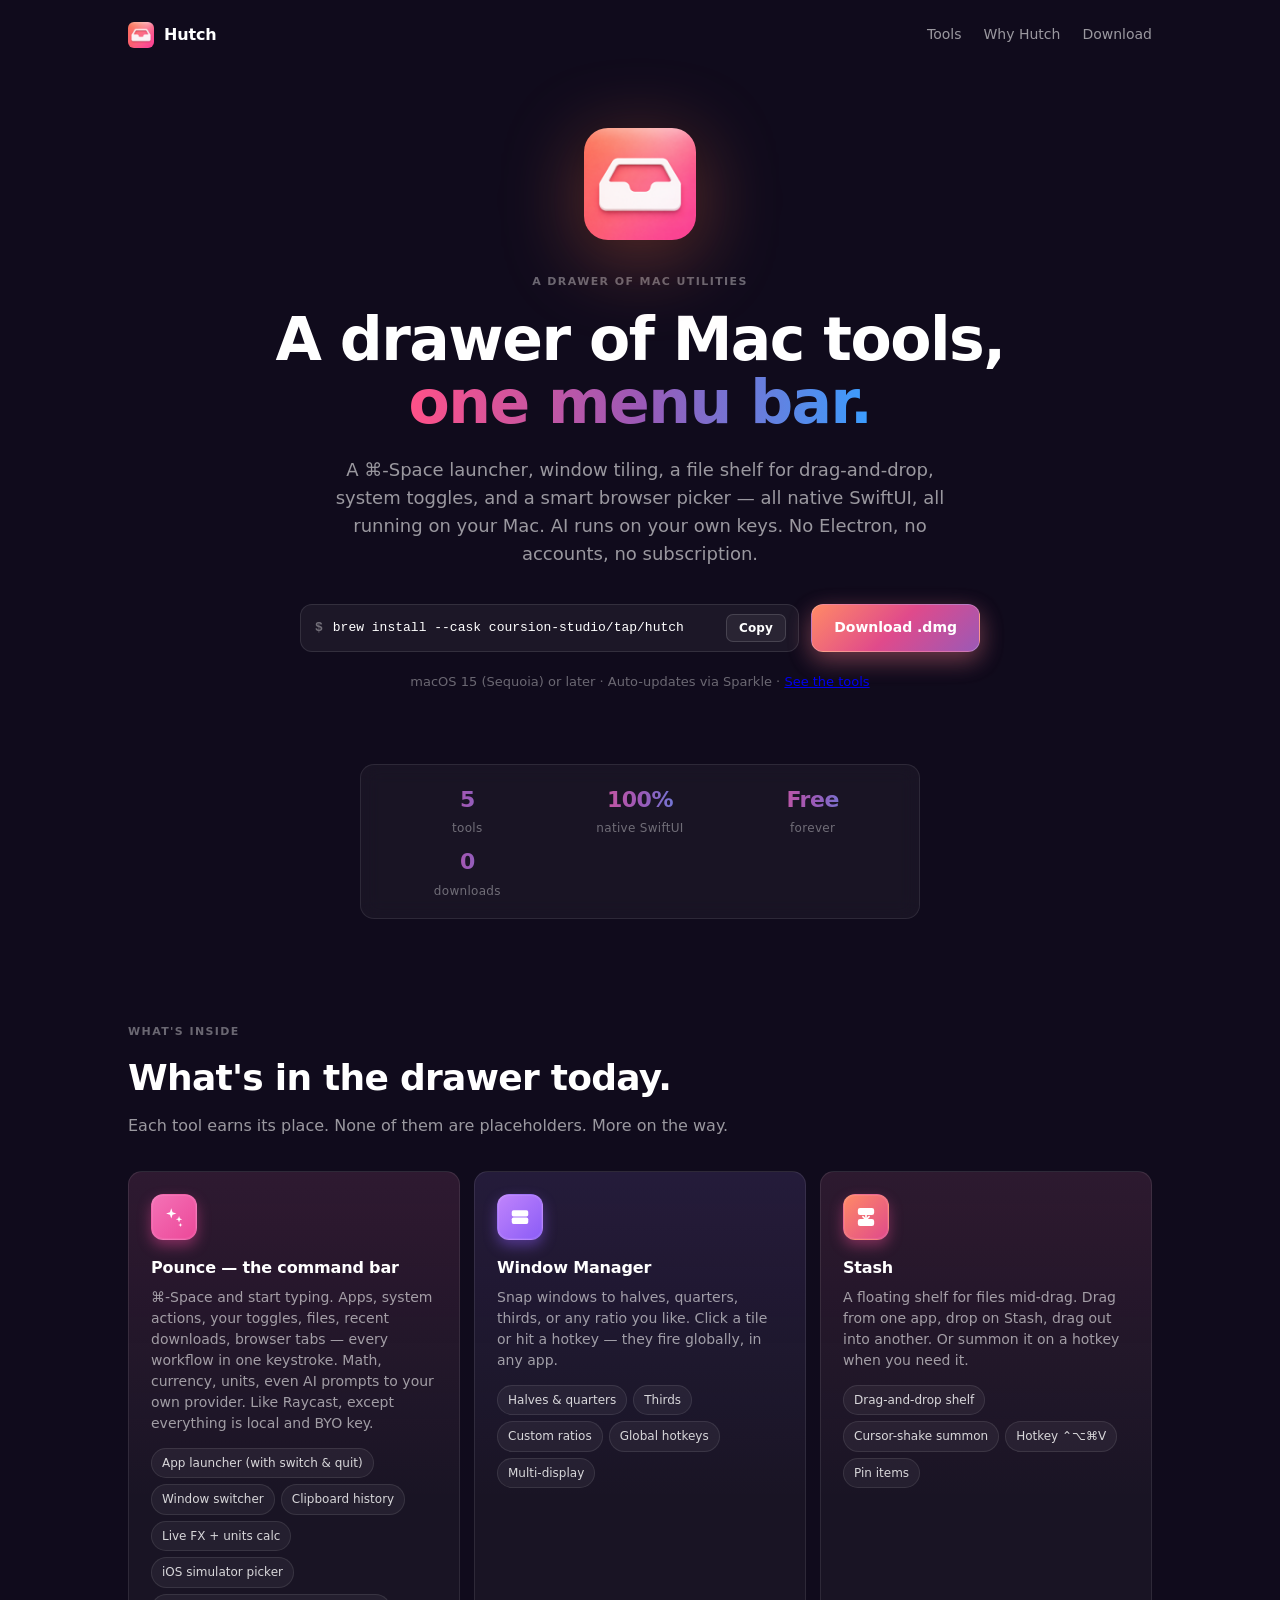
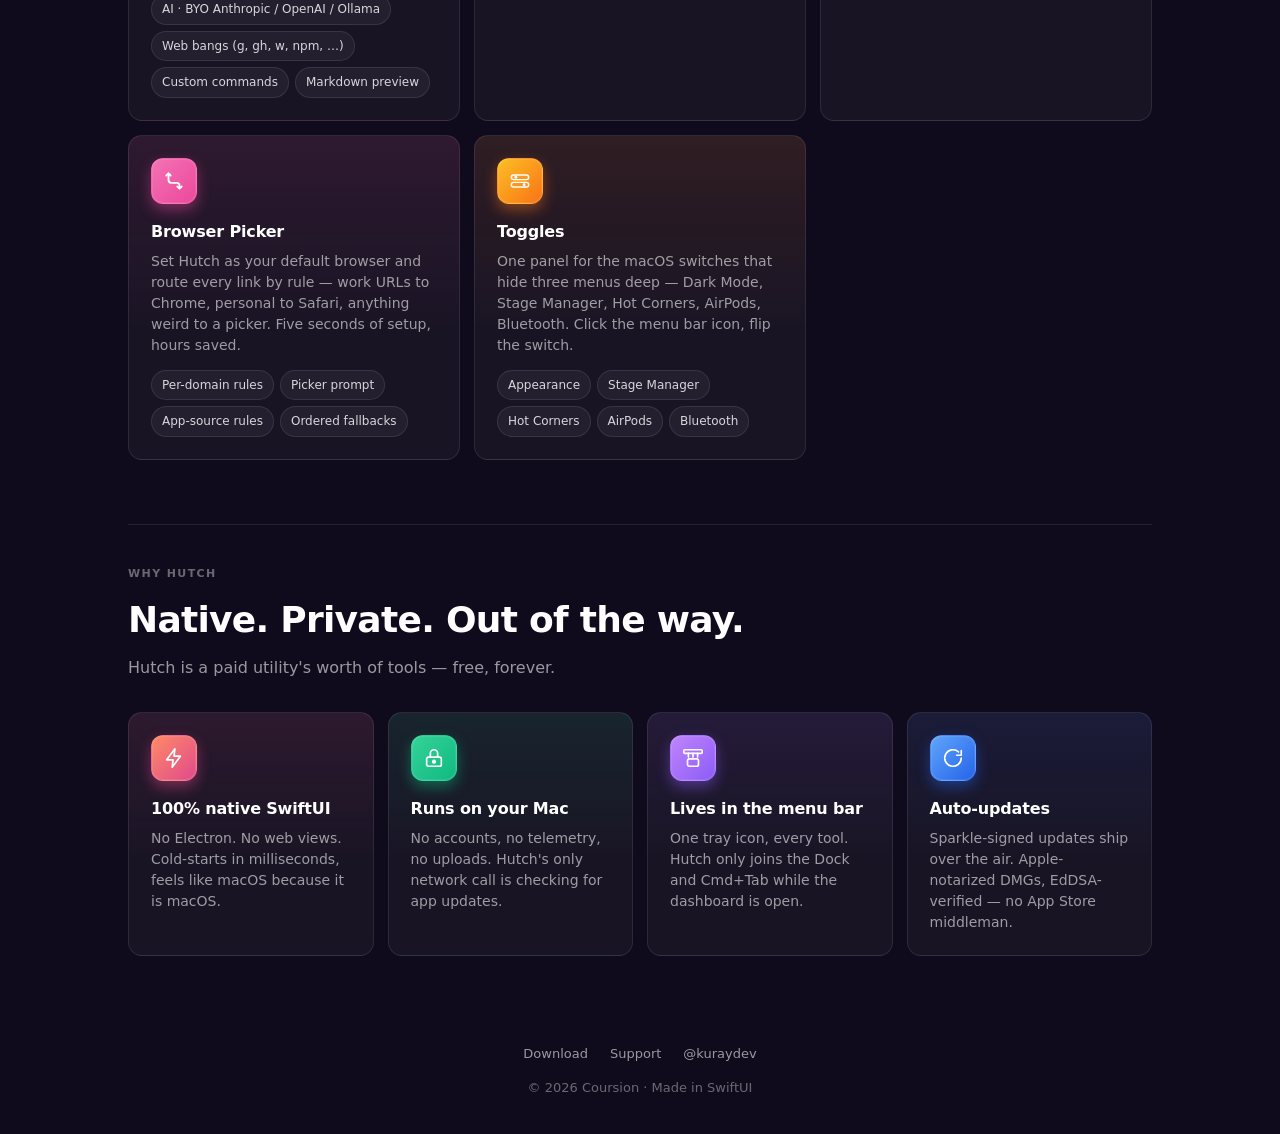
<file: docs/index.html>
<!doctype html>
<html lang="en">
<head>
  <meta charset="utf-8" />
  <meta name="viewport" content="width=device-width, initial-scale=1" />
  <title>Hutch — A drawer of Mac utilities</title>
  <meta name="description" content="Pounce launcher, window tiling, file shelf, system toggles, browser picker — Mac tools in one menu bar app. Native, on-device, free, BYO API keys for AI." />
  <link rel="icon" type="image/png" href="icon.png" />
  <link rel="apple-touch-icon" href="icon.png" />
  <link rel="stylesheet" href="styles.css" />
  <meta property="og:title" content="Hutch — A drawer of Mac utilities" />
  <meta property="og:description" content="Small Mac tools, one menu bar app. Native macOS. Built to grow." />
  <meta property="og:image" content="icon.png" />
  <meta name="theme-color" content="#100B1C" />
</head>
<body>
  <div class="bg"></div>

  <div class="container">
    <nav class="top">
      <div class="brand">
        <img src="icon.png" alt="Hutch" />
        <span>Hutch</span>
      </div>
      <div class="links">
        <a href="#tools">Tools</a>
        <a href="#why">Why Hutch</a>
        <a href="https://github.com/Coursion-Studio/hutch/releases/latest">Download</a>
      </div>
    </nav>

    <header class="hero">
      <img class="app-icon" src="icon.png" alt="Hutch app icon" />
      <div class="eyebrow">A drawer of Mac utilities</div>
      <h1>A drawer of Mac tools,<br /><span class="grad">one menu bar.</span></h1>
      <p class="sub">
        A ⌘-Space launcher, window tiling, a file shelf for drag-and-drop,
        system toggles, and a smart browser picker — all native SwiftUI,
        all running on your Mac. AI runs on your own keys. No Electron,
        no accounts, no subscription.
      </p>
      <div class="cta-grid">
        <div class="install-cmd" data-copy="brew install --cask coursion-studio/tap/hutch">
          <span class="prompt" aria-hidden="true">$</span>
          <code>brew install --cask coursion-studio/tap/hutch</code>
          <button class="copy-btn" type="button" aria-label="Copy install command">Copy</button>
        </div>
        <a class="btn primary" href="https://github.com/Coursion-Studio/hutch/releases/latest">
          Download&nbsp;.dmg
        </a>
      </div>
      <p class="req-note">macOS 15 (Sequoia) or later · Auto-updates via Sparkle · <a href="#tools">See the tools</a></p>
    </header>

    <section class="tight" style="padding-top:0">
      <div class="hero-stats three" id="hero-stats">
        <div class="stat"><strong>5</strong><span>tools</span></div>
        <div class="stat"><strong>100%</strong><span>native SwiftUI</span></div>
        <div class="stat"><strong>Free</strong><span>forever</span></div>
        <div class="stat" id="stat-downloads">
          <strong id="dl-count">0</strong><span>downloads</span>
        </div>
      </div>
    </section>

    <section id="tools">
      <div class="section-label">What's inside</div>
      <h2>What's in the drawer today.</h2>
      <p class="lede">Each tool earns its place. None of them are placeholders. More on the way.</p>

      <div class="grid">
        <div class="card">
          <div class="tile c-pink">
            <svg viewBox="0 0 24 24" fill="currentColor" aria-hidden="true">
              <path d="M9 2.5 L10.4 6.7 L14.6 8.1 L10.4 9.5 L9 13.7 L7.6 9.5 L3.4 8.1 L7.6 6.7 Z"/>
              <path d="M17.5 11 L18.4 13.6 L21 14.5 L18.4 15.4 L17.5 18 L16.6 15.4 L14 14.5 L16.6 13.6 Z"/>
              <path d="M19 18.5 L19.6 20.2 L21.3 20.8 L19.6 21.4 L19 23 L18.4 21.4 L16.7 20.8 L18.4 20.2 Z"/>
            </svg>
          </div>
          <h3>Pounce — the command bar</h3>
          <p>⌘-Space and start typing. Apps, system actions, your toggles, files, recent downloads, browser tabs — every workflow in one keystroke. Math, currency, units, even AI prompts to your own provider. Like Raycast, except everything is local and BYO key.</p>
          <ul class="pills">
            <li>App launcher (with switch &amp; quit)</li>
            <li>Window switcher</li>
            <li>Clipboard history</li>
            <li>Live FX + units calc</li>
            <li>iOS simulator picker</li>
            <li>AI · BYO Anthropic / OpenAI / Ollama</li>
            <li>Web bangs (g, gh, w, npm, …)</li>
            <li>Custom commands</li>
            <li>Markdown preview</li>
          </ul>
        </div>

        <div class="card">
          <div class="tile c-violet">
            <svg viewBox="0 0 24 24" fill="currentColor" aria-hidden="true">
              <rect x="3" y="4.5" width="18" height="7" rx="2"/>
              <rect x="3" y="12.5" width="18" height="7" rx="2"/>
            </svg>
          </div>
          <h3>Window Manager</h3>
          <p>Snap windows to halves, quarters, thirds, or any ratio you like. Click a tile or hit a hotkey — they fire globally, in any app.</p>
          <ul class="pills">
            <li>Halves &amp; quarters</li><li>Thirds</li><li>Custom ratios</li><li>Global hotkeys</li><li>Multi-display</li>
          </ul>
        </div>

        <div class="card">
          <div class="tile c-coral">
            <svg viewBox="0 0 24 24" fill="none" stroke="currentColor" stroke-width="1.8" stroke-linecap="round" stroke-linejoin="round" aria-hidden="true">
              <rect x="4" y="3" width="16" height="6" rx="1.6" fill="currentColor"/>
              <rect x="4" y="15" width="16" height="6" rx="1.6" fill="currentColor"/>
              <path d="M12 9.5 V13.5"/>
              <path d="M8.6 11.6 L12 14.8 L15.4 11.6"/>
            </svg>
          </div>
          <h3>Stash</h3>
          <p>A floating shelf for files mid-drag. Drag from one app, drop on Stash, drag out into another. Or summon it on a hotkey when you need it.</p>
          <ul class="pills">
            <li>Drag-and-drop shelf</li><li>Cursor-shake summon</li><li>Hotkey ⌃⌥⌘V</li><li>Pin items</li>
          </ul>
        </div>

        <div class="card">
          <div class="tile c-pink">
            <svg viewBox="0 0 24 24" fill="none" stroke="currentColor" stroke-width="2" stroke-linecap="round" stroke-linejoin="round" aria-hidden="true">
              <path d="M6 4 V11 a3 3 0 0 0 3 3 H15 a3 3 0 0 1 3 3 V20"/>
              <path d="M3.6 6 L6 3.6 L8.4 6"/>
              <path d="M15.6 18 L18 20.4 L20.4 18"/>
            </svg>
          </div>
          <h3>Browser Picker</h3>
          <p>Set Hutch as your default browser and route every link by rule — work URLs to Chrome, personal to Safari, anything weird to a picker. Five seconds of setup, hours saved.</p>
          <ul class="pills">
            <li>Per-domain rules</li><li>Picker prompt</li><li>App-source rules</li><li>Ordered fallbacks</li>
          </ul>
        </div>

        <div class="card">
          <div class="tile c-amber">
            <svg viewBox="0 0 24 24" fill="none" stroke="currentColor" stroke-width="1.6" aria-hidden="true">
              <rect x="2.5" y="5.5" width="19" height="5" rx="2.5"/>
              <circle cx="7.5" cy="8" r="1.6" fill="currentColor" stroke="none"/>
              <rect x="2.5" y="13.5" width="19" height="5" rx="2.5"/>
              <circle cx="16.5" cy="16" r="1.6" fill="currentColor" stroke="none"/>
            </svg>
          </div>
          <h3>Toggles</h3>
          <p>One panel for the macOS switches that hide three menus deep — Dark Mode, Stage Manager, Hot Corners, AirPods, Bluetooth. Click the menu bar icon, flip the switch.</p>
          <ul class="pills">
            <li>Appearance</li><li>Stage Manager</li><li>Hot Corners</li><li>AirPods</li><li>Bluetooth</li>
          </ul>
        </div>
      </div>
    </section>

    <hr class="sep" />

    <section id="releases" class="tight" hidden>
      <div class="section-label">Releases</div>
      <h2>Every version, every download.</h2>
      <p class="lede">Live count, every channel — site, brew, in-app updates.</p>
      <ol class="releases" id="releases-list"></ol>
    </section>

    <hr class="sep" id="releases-sep" hidden />

    <section id="why" class="tight">
      <div class="section-label">Why Hutch</div>
      <h2>Native. Private. Out of the way.</h2>
      <p class="lede">Hutch is a paid utility's worth of tools — free, forever.</p>

      <div class="grid why-grid">
        <div class="card">
          <div class="tile c-coral">
            <svg viewBox="0 0 24 24" fill="none" stroke="currentColor" stroke-width="1.8" stroke-linecap="round" stroke-linejoin="round" aria-hidden="true">
              <path d="M13 2L4 14h7l-1 8 9-12h-7z"/>
            </svg>
          </div>
          <h3>100% native SwiftUI</h3>
          <p>No Electron. No web views. Cold-starts in milliseconds, feels like macOS because it is macOS.</p>
        </div>
        <div class="card">
          <div class="tile c-green">
            <svg viewBox="0 0 24 24" fill="none" stroke="currentColor" stroke-width="1.8" stroke-linecap="round" stroke-linejoin="round" aria-hidden="true">
              <rect x="4" y="11" width="16" height="10" rx="2"/><path d="M8 11V7a4 4 0 0 1 8 0v4"/><circle cx="12" cy="16" r="1.4" fill="currentColor"/>
            </svg>
          </div>
          <h3>Runs on your Mac</h3>
          <p>No accounts, no telemetry, no uploads. Hutch's only network call is checking for app updates.</p>
        </div>
        <div class="card">
          <div class="tile c-violet">
            <svg viewBox="0 0 24 24" fill="none" stroke="currentColor" stroke-width="1.8" stroke-linecap="round" stroke-linejoin="round" aria-hidden="true">
              <rect x="2" y="3" width="20" height="4" rx="1"/><path d="M7 7v4M12 7v4M17 7v4"/><rect x="6" y="13" width="12" height="8" rx="2"/>
            </svg>
          </div>
          <h3>Lives in the menu bar</h3>
          <p>One tray icon, every tool. Hutch only joins the Dock and Cmd+Tab while the dashboard is open.</p>
        </div>
        <div class="card">
          <div class="tile c-blue">
            <svg viewBox="0 0 24 24" fill="none" stroke="currentColor" stroke-width="1.8" stroke-linecap="round" stroke-linejoin="round" aria-hidden="true">
              <path d="M21 12a9 9 0 1 1-3-6.7"/><path d="M21 4v5h-5"/>
            </svg>
          </div>
          <h3>Auto-updates</h3>
          <p>Sparkle-signed updates ship over the air. Apple-notarized DMGs, EdDSA-verified — no App Store middleman.</p>
        </div>
      </div>
    </section>

    <footer>
      <div class="links">
        <a href="https://github.com/Coursion-Studio/hutch/releases/latest">Download</a>
        <a href="mailto:kuraydev.io@gmail.com">Support</a>
        <a href="https://x.com/kuraydev" target="_blank" rel="noopener">@kuraydev</a>
      </div>
      <div>© 2026 Coursion · Made in SwiftUI</div>
    </footer>
  </div>

  <script>
    // Copy-to-clipboard for the brew install code block.
    (function () {
      document.querySelectorAll(".copy-btn").forEach(function (btn) {
        btn.addEventListener("click", function () {
          var box = btn.closest("[data-copy]");
          if (!box || !navigator.clipboard) return;
          navigator.clipboard.writeText(box.getAttribute("data-copy")).then(function () {
            btn.classList.add("copied");
            var original = btn.textContent;
            btn.textContent = "Copied";
            setTimeout(function () {
              btn.classList.remove("copied");
              btn.textContent = original;
            }, 1400);
          }).catch(function () { /* clipboard blocked — no-op */ });
        });
      });
    })();

    // Pulls every public release from GitHub. Two things happen with the result:
    //   1. The hero "downloads" stat shows the sum across all assets.
    //   2. The Releases section lists each version with its own download count.
    // Unauthenticated calls are rate-limited to 60/hr per IP — fine for a
    // landing page. Both surfaces stay hidden if there are no releases yet,
    // so we never ship a "0 downloads" page pre-launch.
    (function () {
      var fmtCount = function (n) {
        if (n >= 1e6) return (n / 1e6).toFixed(1).replace(/\.0$/, "") + "M";
        if (n >= 1e3) return (n / 1e3).toFixed(1).replace(/\.0$/, "") + "K";
        return String(n);
      };
      var fmtDate = function (iso) {
        try {
          return new Date(iso).toLocaleDateString("en-US", {
            year: "numeric", month: "short", day: "numeric"
          });
        } catch (_) { return ""; }
      };
      var pickDmg = function (assets) {
        return (assets || []).find(function (a) {
          return /\.dmg$/i.test(a.name || "");
        }) || (assets || [])[0];
      };

      fetch("https://api.github.com/repos/Coursion-Studio/hutch/releases")
        .then(function (r) { return r.ok ? r.json() : []; })
        .then(function (releases) {
          releases = releases || [];
          var total = 0;
          var rows = releases.map(function (rel) {
            var assets = rel.assets || [];
            var count = assets.reduce(function (s, a) {
              return s + (a.download_count || 0);
            }, 0);
            total += count;
            var dmg = pickDmg(assets);
            var li = document.createElement("li");
            li.className = "release-row";
            li.innerHTML =
              '<div class="release-meta">' +
                '<span class="release-tag">' + (rel.tag_name || rel.name || "") + '</span>' +
                '<span class="release-date">' + fmtDate(rel.published_at) + '</span>' +
              '</div>' +
              '<div class="release-count">' +
                '<strong>' + count.toLocaleString("en-US") + '</strong>' +
                '<span>downloads</span>' +
              '</div>' +
              (dmg
                ? '<a class="release-link" href="' + dmg.browser_download_url + '">Download</a>'
                : '<a class="release-link" href="' + rel.html_url + '">Release page</a>');
            return li;
          });

          // Hero stat — total across everything.
          if (total > 0) {
            document.getElementById("dl-count").textContent = fmtCount(total);
            document.getElementById("stat-downloads").hidden = false;
            document.getElementById("hero-stats").classList.remove("three");
          }

          // Releases section — only show when there's something to show.
          if (rows.length > 0) {
            var list = document.getElementById("releases-list");
            rows.forEach(function (li) { list.appendChild(li); });
            document.getElementById("releases").hidden = false;
            document.getElementById("releases-sep").hidden = false;
          }
        })
        .catch(function () { /* no-op: leave hero strip at 3 stats, releases section hidden */ });
    })();
  </script>
</body>
</html>
</file>
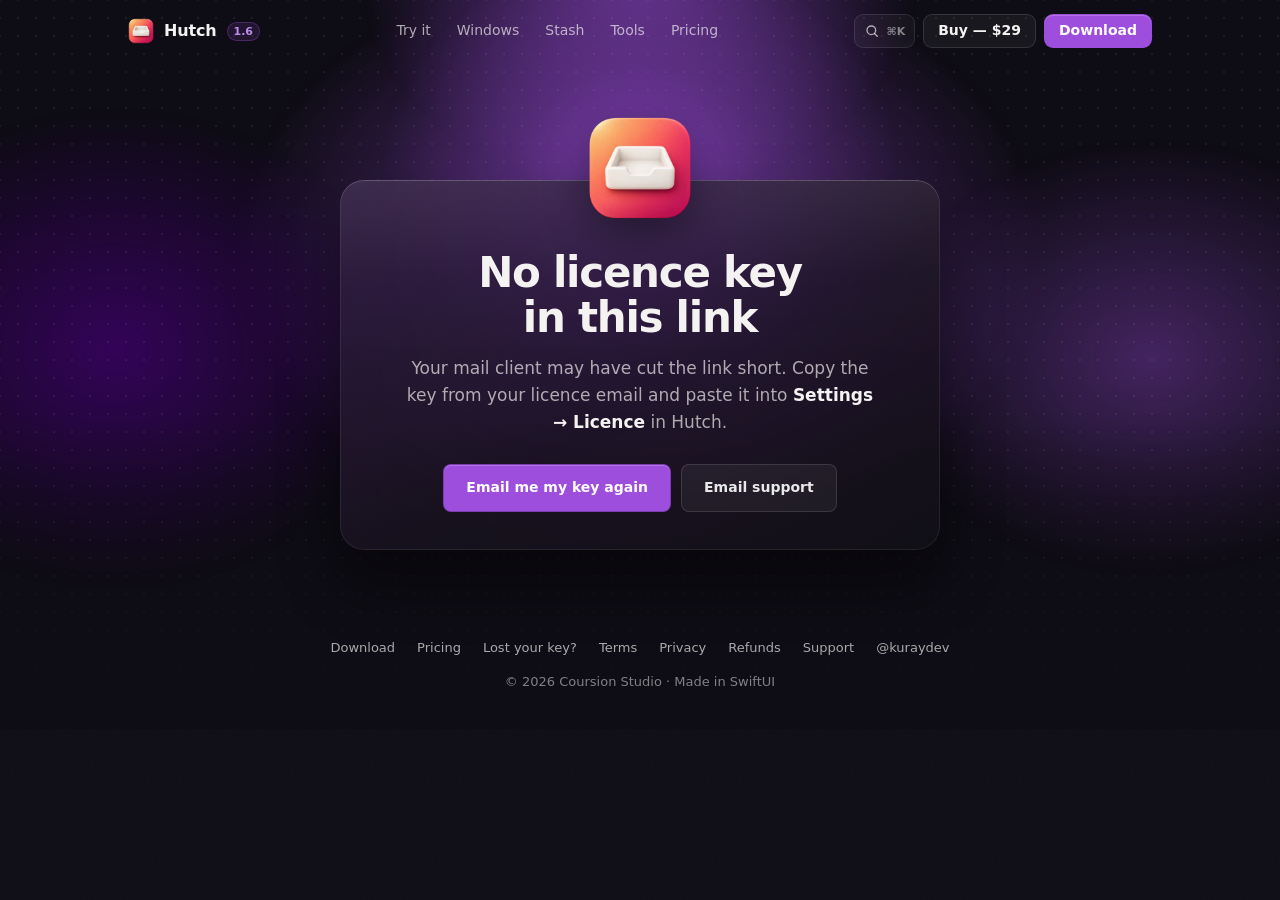
<file: activate.html>
<!doctype html>
<html lang="en">
<head>
  <meta charset="utf-8" />
  <meta name="viewport" content="width=device-width, initial-scale=1" />
  <title>Activate Hutch</title>
  <meta name="description" content="Activate your Hutch licence." />
  <meta name="robots" content="noindex" />
  <meta name="referrer" content="no-referrer" />
  <link rel="icon" type="image/png" href="img/favicon.png" />
  <link rel="apple-touch-icon" href="icon.png" />
  <link rel="stylesheet" href="styles.css?v=d23c048adf" />
  <link rel="stylesheet" href="site.css?v=8bc684e233" />
  <link rel="preload" as="image" href="img/hutch-icon.webp" />
  <meta name="theme-color" content="#0E0C14" />
  <script>document.documentElement.classList.add("js");window.__rv=setTimeout(function(){document.documentElement.classList.add("reveal-all")},4000);</script>
  <script defer src="site.js?v=d35542de1b"></script>
  <style>
    .claim [data-when] { display: none; }
    .claim[data-state="ready"]   [data-when~="ready"],
    .claim[data-state="missing"] [data-when~="missing"] { display: block; }
    .claim[data-state="ready"] .eyebrow-mark { display: inline-flex; }
  </style>
</head>
<body class="site page page-focus">
  <a class="skip" href="#claim">Skip to content</a>
  <div class="bar js-bar">
    <div class="bar-in">
      <a class="bar-brand" href="index.html"><img src="img/hutch-icon.webp" alt="" width="26" height="26" /><span>Hutch</span></a>
      <a class="bar-ver" href="https://github.com/Coursion-Studio/hutch/releases/latest" aria-label="What's new in Hutch 1.6">1.6</a>
      <nav class="bar-nav js-bar-nav" aria-label="Main">
        <a href="index.html#try" data-spy="try">Try it</a>
        <a href="index.html#windows" data-spy="windows">Windows</a>
        <a href="index.html#stash" data-spy="stash">Stash</a>
        <a href="index.html#tools" data-spy="tools">Tools</a>
        <a href="pricing.html" data-spy="pricing">Pricing</a>
        <span class="bar-ink" aria-hidden="true"></span>
      </nav>
      <div class="bar-act">
        <button class="bar-k js-palette-open" type="button" aria-label="Search this site"><svg viewBox="0 0 24 24" fill="none" stroke="currentColor" stroke-width="2" stroke-linecap="round" aria-hidden="true"><circle cx="11" cy="11" r="6.5"/><path d="m16 16 4 4"/></svg><kbd>⌘K</kbd></button>
        <a class="bar-btn bar-buy" href="pricing.html">Buy — $29</a>
        <a class="bar-btn bar-get" href="https://polaris-backend-489776622782.europe-west1.run.app/dl/hutch" data-download>Download</a>
        <button class="bar-menu js-bar-menu" type="button" aria-expanded="false" aria-controls="bar-sheet" aria-label="Menu"><svg viewBox="0 0 24 24" fill="none" stroke="currentColor" stroke-width="2" stroke-linecap="round" aria-hidden="true"><path class="l1" d="M5 9h14"/><path class="l2" d="M5 15h14"/></svg></button>
      </div>
    </div>
    <div class="bar-sheet js-bar-sheet" id="bar-sheet" role="dialog" aria-modal="true" aria-label="Menu" hidden>
      <nav class="bar-sheet-nav" aria-label="Site">
        <a href="index.html#try" data-spy="try">Try it</a>
        <a href="index.html#windows" data-spy="windows">Windows</a>
        <a href="index.html#stash" data-spy="stash">Stash</a>
        <a href="index.html#tools" data-spy="tools">Tools</a>
        <a href="pricing.html" data-spy="pricing">Pricing</a>
      </nav>
      <div class="bar-sheet-act">
        <button class="bar-btn bar-sheet-k js-bar-search" type="button"><svg viewBox="0 0 24 24" fill="none" stroke="currentColor" stroke-width="2" stroke-linecap="round" aria-hidden="true"><circle cx="11" cy="11" r="6.5"/><path d="m16 16 4 4"/></svg><span>Search</span><kbd>⌘K</kbd></button>
        <a class="bar-btn bar-buy" href="pricing.html">Buy — $29</a>
      </div>
    </div>
  </div>
  <div class="bg"></div>
  <div class="page-stage reveal" aria-hidden="true"><div class="mesh"><i class="m1"></i><i class="m2"></i><i class="m3"></i><i class="m4"></i></div></div>

  <div class="container">
    <div class="bar-space" aria-hidden="true"></div>

    <main id="claim" class="claim focus reveal" data-state="missing">
      <div class="focus-glow" aria-hidden="true"></div>
      <img class="focus-icon rise" src="img/hutch-icon.webp" alt="" width="108" height="108" />
      <div class="focus-card glass rise" style="--d:.06s">
        <p class="eyebrow-mark page-pill" data-when="ready">
          <span class="dot" aria-hidden="true"></span>Opening Hutch
        </p>

        <div data-when="ready">
          <h1>Activate Hutch</h1>
          <p class="sub">
            Hutch should open with your key filled in. Check it and press
            <strong>Activate</strong>. If nothing happened, open it from here.
          </p>
          <p class="cta-row">
            <a class="btn primary" id="open-hutch" href="#">Open Hutch</a>
          </p>

          <div class="key-block">
            <p class="key-label">Your licence key</p>
            <div class="keycap-field">
              <textarea id="activate-key" readonly rows="3" spellcheck="false" wrap="soft"
                        aria-label="Your Hutch licence key"></textarea>
              <button class="keycap-btn" id="activate-copy" type="button">Copy</button>
            </div>
          </div>

          <ol class="steps">
            <li><span>Open Hutch.</span></li>
            <li><span>Go to <strong>Settings → Licence</strong>.</span></li>
            <li><span>Paste the key and press <strong>Activate</strong>.</span></li>
          </ol>

          <p class="aside">
            Don't have Hutch installed yet? The download link is in your licence
            email. Can't find it? <a href="index.html#download">Download it from the
            Hutch page</a>, or <a href="mailto:support@coursion.studio">email us</a>
            and we will sort it out.
          </p>
        </div>

        <div data-when="missing">
          <h1>No licence key in this link</h1>
          <p class="sub">
            Your mail client may have cut the link short. Copy the key from your
            licence email and paste it into <strong>Settings → Licence</strong> in Hutch.
          </p>
          <p class="cta-row">
            <a class="btn primary" href="licence.html">Email me my key again</a>
            <a class="btn outline" href="mailto:support@coursion.studio">Email support</a>
          </p>
        </div>
      </div>
    </main>

    <footer>
      <div class="links">
        <a href="index.html#download">Download</a>
        <a href="pricing.html">Pricing</a>
        <a href="licence.html">Lost your key?</a>
        <a href="terms.html">Terms</a>
        <a href="privacy.html">Privacy</a>
        <a href="refunds.html">Refunds</a>
        <a href="mailto:support@coursion.studio">Support</a>
        <a href="https://x.com/kuraydev" target="_blank" rel="noopener">@kuraydev</a>
      </div>
      <div>© 2026 Coursion Studio · Made in SwiftUI</div>
    </footer>
  </div>

  <script>
    (function () {
      var params = new URLSearchParams(location.hash.replace(/^#/, ''));
      var key = (params.get('key') || '').replace(/\s+/g, '');
      if (!/^HUTCH-[A-Za-z0-9_\-+\/=]+\.[A-Za-z0-9_\-+\/=]+$/.test(key)) return;

      var link = 'hutch://activate?key=' + encodeURIComponent(key);
      document.getElementById('claim').setAttribute('data-state', 'ready');
      document.getElementById('open-hutch').setAttribute('href', link);

      var field = document.getElementById('activate-key');
      var button = document.getElementById('activate-copy');
      field.value = key;
      button.addEventListener('click', function () {
        var done = function () {
          var original = button.textContent;
          button.textContent = 'Copied';
          setTimeout(function () { button.textContent = original; }, 1600);
        };
        if (navigator.clipboard) {
          navigator.clipboard.writeText(key).then(done, function () {
            field.select();
            document.execCommand('copy');
            done();
          });
        } else {
          field.select();
          document.execCommand('copy');
          done();
        }
      });

      location.href = link;
    })();
  </script>
</body>
</html>
</file>
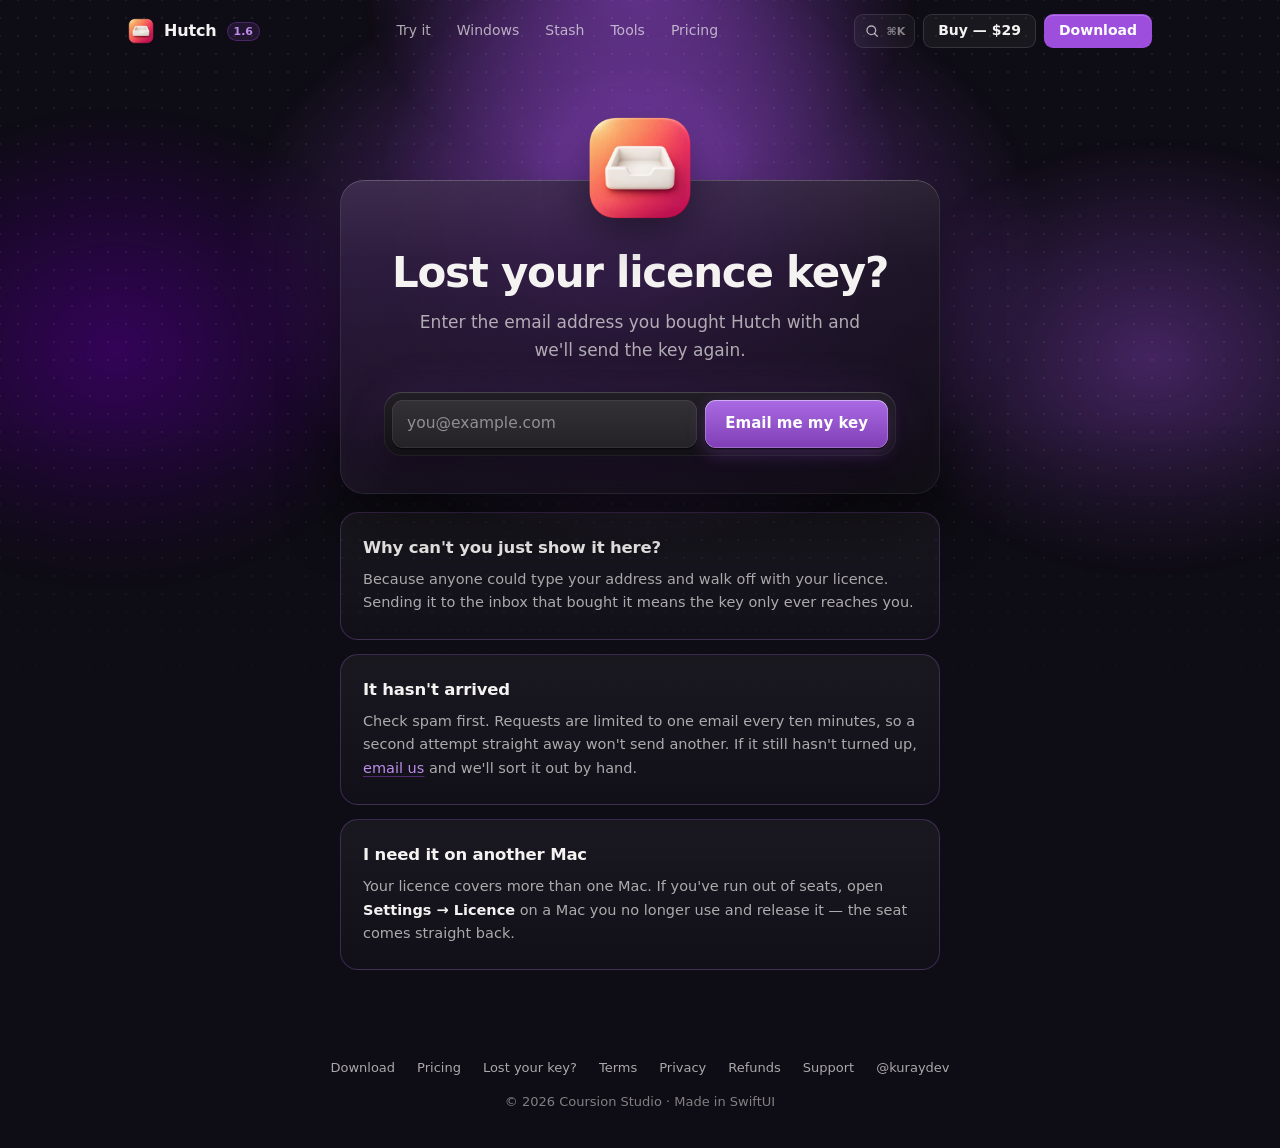
<file: licence.html>
<!doctype html>
<html lang="en">
<head>
  <meta charset="utf-8" />
  <meta name="viewport" content="width=device-width, initial-scale=1" />
  <title>Your licence key — Hutch</title>
  <meta name="description" content="Get your Hutch licence key emailed to you again." />
  <link rel="icon" type="image/png" href="img/favicon.png" />
  <link rel="apple-touch-icon" href="icon.png" />
  <link rel="stylesheet" href="styles.css?v=d23c048adf" />
  <link rel="stylesheet" href="site.css?v=8bc684e233" />
  <link rel="preload" as="image" href="img/hutch-icon.webp" />
  <meta name="theme-color" content="#0E0C14" />
  <script>document.documentElement.classList.add("js");window.__rv=setTimeout(function(){document.documentElement.classList.add("reveal-all")},4000);</script>
  <script defer src="site.js?v=d35542de1b"></script>
  <script defer src="https://polaris-backend-489776622782.europe-west1.run.app/api/v1/analytics/t.js" data-site="hutch.coursion.studio"></script>
</head>
<body class="site page page-focus">
  <a class="skip" href="#main">Skip to content</a>
  <div class="bar js-bar">
    <div class="bar-in">
      <a class="bar-brand" href="index.html"><img src="img/hutch-icon.webp" alt="" width="26" height="26" /><span>Hutch</span></a>
      <a class="bar-ver" href="https://github.com/Coursion-Studio/hutch/releases/latest" aria-label="What's new in Hutch 1.6">1.6</a>
      <nav class="bar-nav js-bar-nav" aria-label="Main">
        <a href="index.html#try" data-spy="try">Try it</a>
        <a href="index.html#windows" data-spy="windows">Windows</a>
        <a href="index.html#stash" data-spy="stash">Stash</a>
        <a href="index.html#tools" data-spy="tools">Tools</a>
        <a href="pricing.html" data-spy="pricing">Pricing</a>
        <span class="bar-ink" aria-hidden="true"></span>
      </nav>
      <div class="bar-act">
        <button class="bar-k js-palette-open" type="button" aria-label="Search this site"><svg viewBox="0 0 24 24" fill="none" stroke="currentColor" stroke-width="2" stroke-linecap="round" aria-hidden="true"><circle cx="11" cy="11" r="6.5"/><path d="m16 16 4 4"/></svg><kbd>⌘K</kbd></button>
        <a class="bar-btn bar-buy" href="pricing.html">Buy — $29</a>
        <a class="bar-btn bar-get" href="https://polaris-backend-489776622782.europe-west1.run.app/dl/hutch" data-download>Download</a>
        <button class="bar-menu js-bar-menu" type="button" aria-expanded="false" aria-controls="bar-sheet" aria-label="Menu"><svg viewBox="0 0 24 24" fill="none" stroke="currentColor" stroke-width="2" stroke-linecap="round" aria-hidden="true"><path class="l1" d="M5 9h14"/><path class="l2" d="M5 15h14"/></svg></button>
      </div>
    </div>
    <div class="bar-sheet js-bar-sheet" id="bar-sheet" role="dialog" aria-modal="true" aria-label="Menu" hidden>
      <nav class="bar-sheet-nav" aria-label="Site">
        <a href="index.html#try" data-spy="try">Try it</a>
        <a href="index.html#windows" data-spy="windows">Windows</a>
        <a href="index.html#stash" data-spy="stash">Stash</a>
        <a href="index.html#tools" data-spy="tools">Tools</a>
        <a href="pricing.html" data-spy="pricing">Pricing</a>
      </nav>
      <div class="bar-sheet-act">
        <button class="bar-btn bar-sheet-k js-bar-search" type="button"><svg viewBox="0 0 24 24" fill="none" stroke="currentColor" stroke-width="2" stroke-linecap="round" aria-hidden="true"><circle cx="11" cy="11" r="6.5"/><path d="m16 16 4 4"/></svg><span>Search</span><kbd>⌘K</kbd></button>
        <a class="bar-btn bar-buy" href="pricing.html">Buy — $29</a>
      </div>
    </div>
  </div>
  <div class="bg"></div>
  <div class="page-stage reveal" aria-hidden="true"><div class="mesh"><i class="m1"></i><i class="m2"></i><i class="m3"></i><i class="m4"></i></div></div>

  <div class="container">
    <div class="bar-space" aria-hidden="true"></div>

    <main id="main" class="focus reveal">
      <div class="focus-glow" aria-hidden="true"></div>
      <img class="focus-icon rise" src="img/hutch-icon.webp" alt="" width="108" height="108" />
      <div class="focus-card glass rise" style="--d:.06s">
        <h1>Lost your licence key?</h1>
        <p class="sub">
          Enter the email address you bought Hutch with and we'll send the key again.
        </p>

        <form class="keycap-field resend-field" id="resend-form">
          <input type="email" name="email" placeholder="you@example.com"
                 required autocomplete="email" aria-label="The email address you bought with" />
          <button class="keycap-btn" type="submit">Email me my key</button>
        </form>
        <p class="focus-status" id="resend-status" role="status" aria-live="polite" hidden></p>
      </div>

      <div class="focus-notes three">
        <div class="note-tile prose rise" style="--d:.12s">
          <h2>Why can't you just show it here?</h2>
          <p>
            Because anyone could type your address and walk off with your licence.
            Sending it to the inbox that bought it means the key only ever reaches you.
          </p>
        </div>
        <div class="note-tile prose rise" style="--d:.16s">
          <h2>It hasn't arrived</h2>
          <p>
            Check spam first. Requests are limited to one email every ten minutes,
            so a second attempt straight away won't send another. If it still
            hasn't turned up, <a href="mailto:support@coursion.studio">email us</a>
            and we'll sort it out by hand.
          </p>
        </div>
        <div class="note-tile prose rise" style="--d:.2s">
          <h2>I need it on another Mac</h2>
          <p>
            Your licence covers more than one Mac. If you've run out of seats,
            open <strong>Settings → Licence</strong> on a Mac you no longer use
            and release it — the seat comes straight back.
          </p>
        </div>
      </div>
    </main>

    <footer>
      <div class="links">
        <a href="index.html#download">Download</a>
        <a href="pricing.html">Pricing</a>
        <a href="licence.html">Lost your key?</a>
        <a href="terms.html">Terms</a>
        <a href="privacy.html">Privacy</a>
        <a href="refunds.html">Refunds</a>
        <a href="mailto:support@coursion.studio">Support</a>
        <a href="https://x.com/kuraydev" target="_blank" rel="noopener">@kuraydev</a>
      </div>
      <div>© 2026 Coursion Studio · Made in SwiftUI</div>
    </footer>
  </div>

  <script src="licence.js?v=e1424c0258"></script>
</body>
</html>
</file>
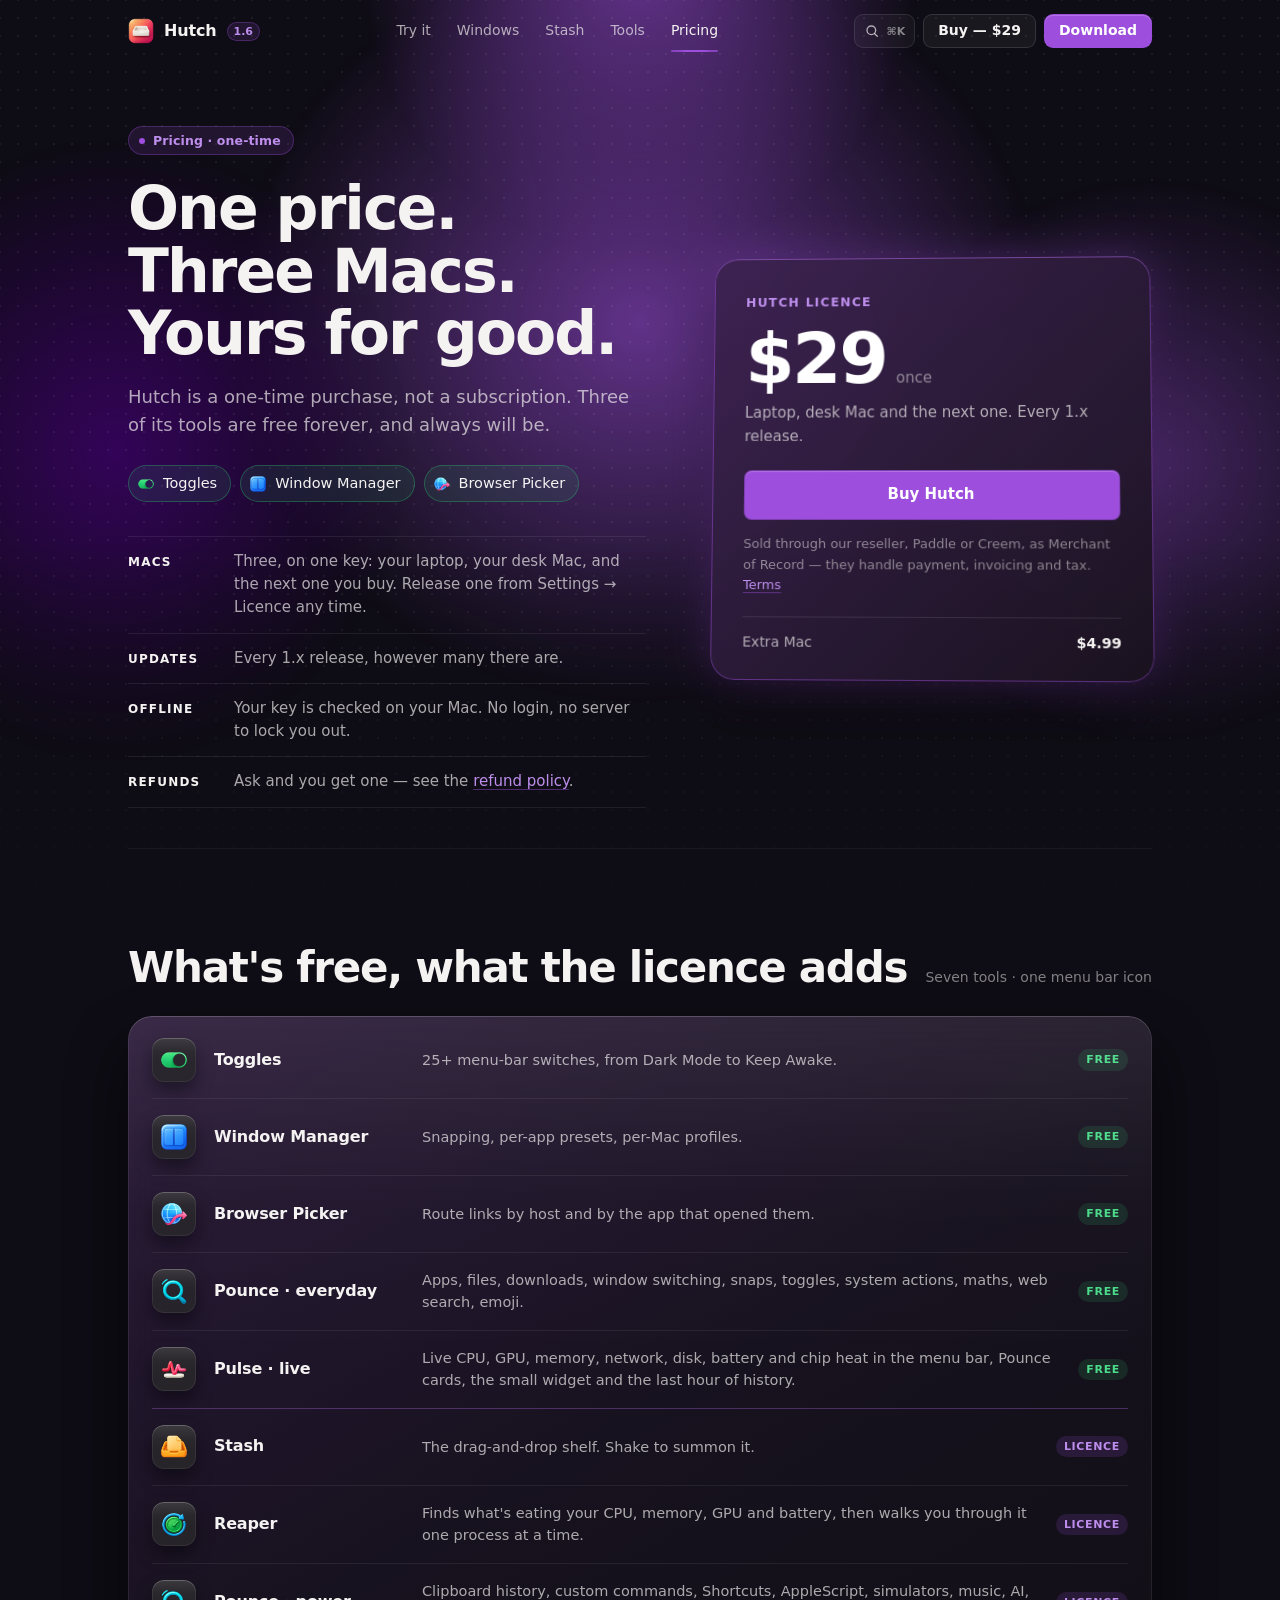
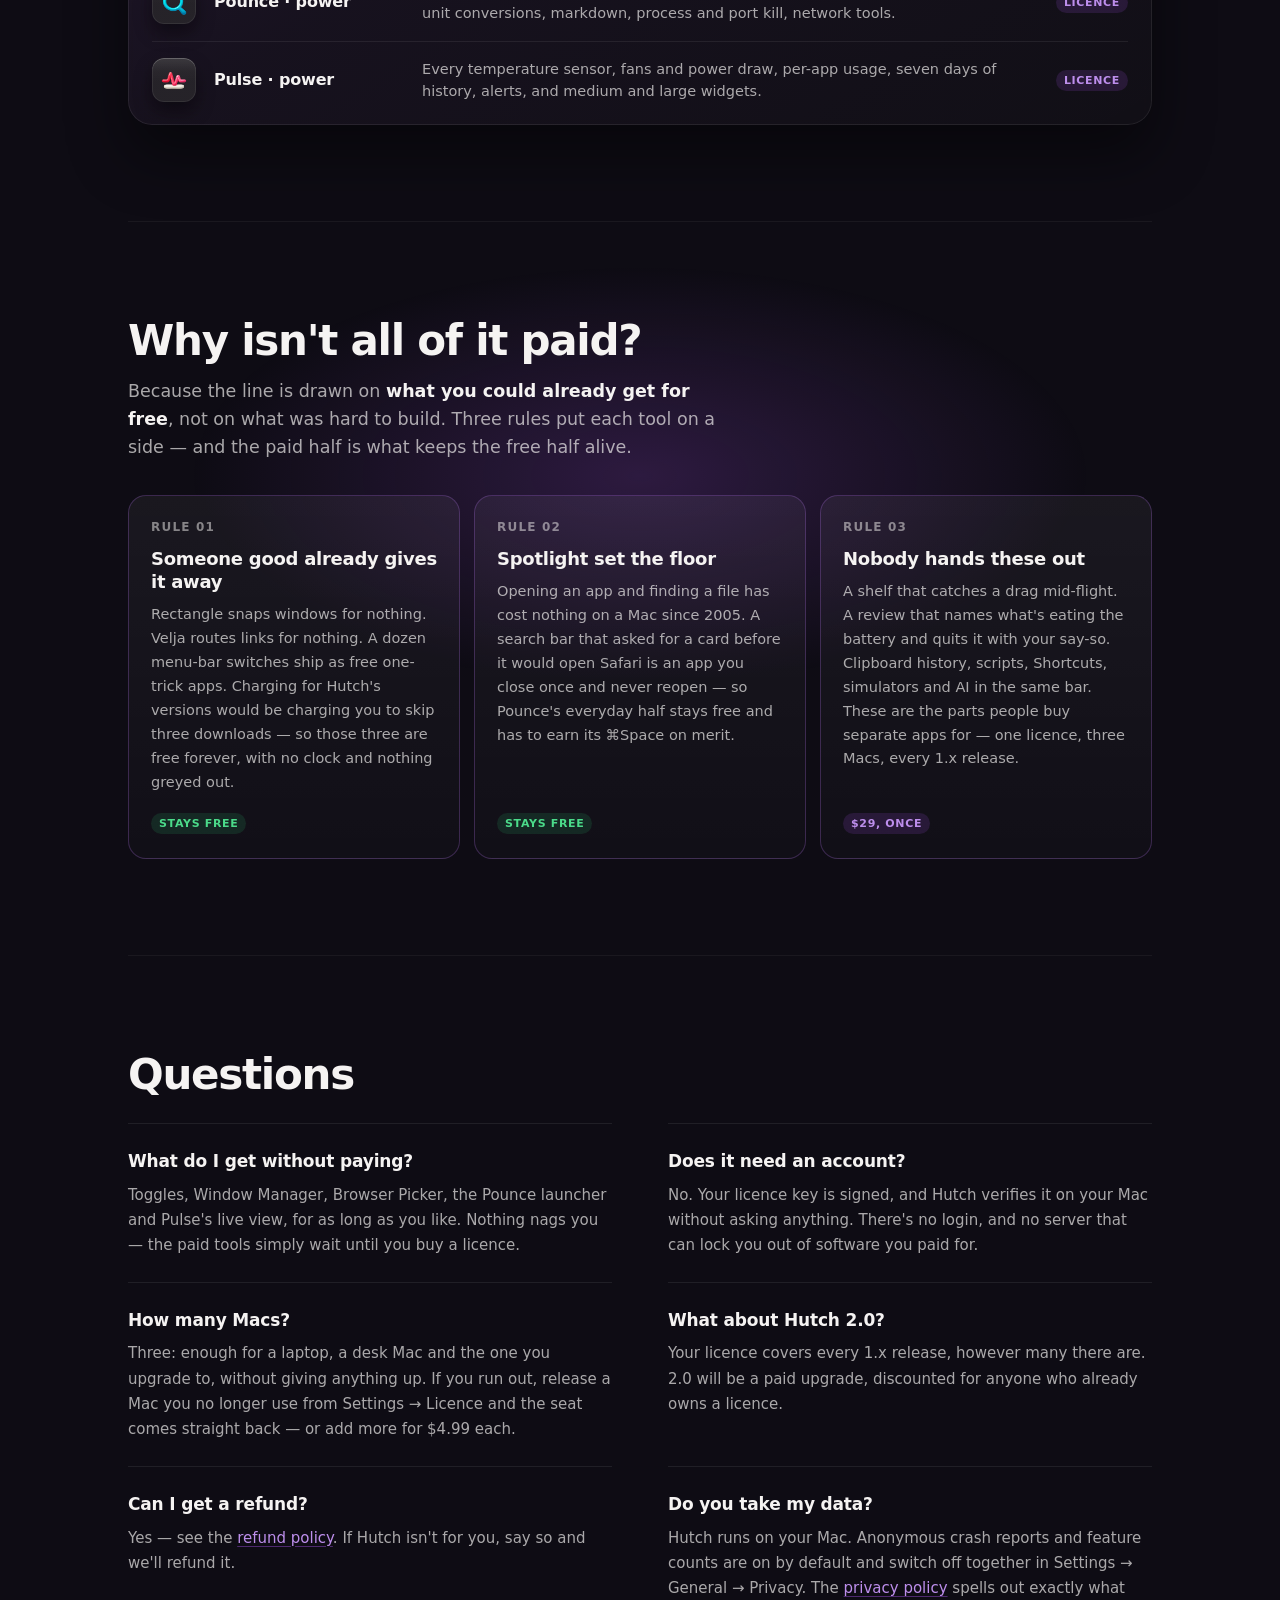
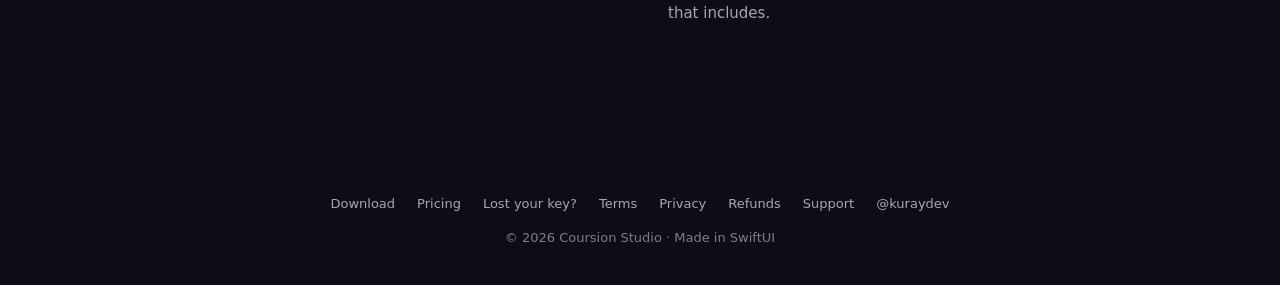
<file: pricing.html>
<!doctype html>
<html lang="en">
<head>
  <meta charset="utf-8" />
  <meta name="viewport" content="width=device-width, initial-scale=1" />
  <title>Pricing — Hutch</title>
  <meta name="description" content="Hutch is $29 once and covers three Macs. Three tools are free forever." />
  <link rel="icon" type="image/png" href="img/favicon.png" />
  <link rel="apple-touch-icon" href="icon.png" />
  <link rel="stylesheet" href="styles.css?v=d23c048adf" />
  <link rel="stylesheet" href="site.css?v=8bc684e233" />
  <meta name="theme-color" content="#0E0C14" />
  <script>document.documentElement.classList.add("js");window.__rv=setTimeout(function(){document.documentElement.classList.add("reveal-all")},4000);</script>
  <script defer src="site.js?v=d35542de1b"></script>
  <script defer src="https://polaris-backend-489776622782.europe-west1.run.app/api/v1/analytics/t.js" data-site="hutch.coursion.studio"></script>
</head>
<body
  class="site page page-pricing"
  data-provider="creem"
  data-creem-licence="https://www.creem.io/payment/prod_29E5DpJ4l8rJsDIED0E8Ic"
  data-creem-seat="https://www.creem.io/payment/prod_1FiSDhrgf5gFsAViuiqsRm"
  data-paddle-env="production"
  data-paddle-token="live_86a811ec99040b3ef5ae246415a"
  data-price-licence="pri_01m351zvjdyvypkabsfnrb9f5v"
  data-price-seat="pri_01m3525psphqhfkncdbbgvx2m4"
>
  <a class="skip" href="#main">Skip to content</a>
  <div class="bar js-bar">
    <div class="bar-in">
      <a class="bar-brand" href="index.html"><img src="img/hutch-icon.webp" alt="" width="26" height="26" /><span>Hutch</span></a>
      <a class="bar-ver" href="https://github.com/Coursion-Studio/hutch/releases/latest" aria-label="What's new in Hutch 1.6">1.6</a>
      <nav class="bar-nav js-bar-nav" aria-label="Main">
        <a href="index.html#try" data-spy="try">Try it</a>
        <a href="index.html#windows" data-spy="windows">Windows</a>
        <a href="index.html#stash" data-spy="stash">Stash</a>
        <a href="index.html#tools" data-spy="tools">Tools</a>
        <a href="pricing.html" data-spy="pricing" aria-current="page">Pricing</a>
        <span class="bar-ink" aria-hidden="true"></span>
      </nav>
      <div class="bar-act">
        <button class="bar-k js-palette-open" type="button" aria-label="Search this site"><svg viewBox="0 0 24 24" fill="none" stroke="currentColor" stroke-width="2" stroke-linecap="round" aria-hidden="true"><circle cx="11" cy="11" r="6.5"/><path d="m16 16 4 4"/></svg><kbd>⌘K</kbd></button>
        <a class="bar-btn bar-buy" href="pricing.html">Buy — $29</a>
        <a class="bar-btn bar-get" href="https://polaris-backend-489776622782.europe-west1.run.app/dl/hutch" data-download>Download</a>
        <button class="bar-menu js-bar-menu" type="button" aria-expanded="false" aria-controls="bar-sheet" aria-label="Menu"><svg viewBox="0 0 24 24" fill="none" stroke="currentColor" stroke-width="2" stroke-linecap="round" aria-hidden="true"><path class="l1" d="M5 9h14"/><path class="l2" d="M5 15h14"/></svg></button>
      </div>
    </div>
    <div class="bar-sheet js-bar-sheet" id="bar-sheet" role="dialog" aria-modal="true" aria-label="Menu" hidden>
      <nav class="bar-sheet-nav" aria-label="Site">
        <a href="index.html#try" data-spy="try">Try it</a>
        <a href="index.html#windows" data-spy="windows">Windows</a>
        <a href="index.html#stash" data-spy="stash">Stash</a>
        <a href="index.html#tools" data-spy="tools">Tools</a>
        <a href="pricing.html" data-spy="pricing" aria-current="page">Pricing</a>
      </nav>
      <div class="bar-sheet-act">
        <button class="bar-btn bar-sheet-k js-bar-search" type="button"><svg viewBox="0 0 24 24" fill="none" stroke="currentColor" stroke-width="2" stroke-linecap="round" aria-hidden="true"><circle cx="11" cy="11" r="6.5"/><path d="m16 16 4 4"/></svg><span>Search</span><kbd>⌘K</kbd></button>
        <a class="bar-btn bar-buy" href="pricing.html">Buy — $29</a>
      </div>
    </div>
  </div>
  <div class="bg"></div>
  <div class="page-stage reveal" aria-hidden="true"><div class="mesh"><i class="m1"></i><i class="m2"></i><i class="m3"></i><i class="m4"></i></div></div>

  <div class="container">
    <div class="bar-space" aria-hidden="true"></div>

    <main id="main">
      <section class="plan-top reveal" aria-labelledby="price-title">
        <div class="plan-copy">
          <p class="page-pill rise"><span class="dot" aria-hidden="true"></span>Pricing · one-time</p>
          <h1 id="price-title" class="page-title rise" style="--d:.05s">One price. Three&nbsp;Macs. Yours for&nbsp;good.</h1>
          <p class="page-lede rise" style="--d:.1s">
            Hutch is a one-time purchase, not a subscription. Three of its
            tools are free forever, and always will be.
          </p>
          <ul class="free-chips rise" style="--d:.14s" aria-label="Free forever">
            <li><img src="img/toggles.webp" alt="" width="18" height="18" />Toggles</li>
            <li><img src="img/window-manager.webp" alt="" width="18" height="18" />Window Manager</li>
            <li><img src="img/browser-picker.webp" alt="" width="18" height="18" />Browser Picker</li>
          </ul>

          <ul class="price-facts rise" style="--d:.18s">
            <li><b>Macs</b><span>Three, on one key: your laptop, your desk Mac, and the next one you buy. Release one from Settings → Licence any time.</span></li>
            <li><b>Updates</b><span>Every 1.x release, however many there are.</span></li>
            <li><b>Offline</b><span>Your key is checked on your Mac. No login, no server to lock you out.</span></li>
            <li><b>Refunds</b><span>Ask and you get one — see the <a class="inline" href="refunds.html">refund policy</a>.</span></li>
          </ul>
        </div>

        <div class="plan-stage js-live rise" style="--d:.12s">
          <div class="price-card plan-card">
            <span class="price-lbl">Hutch licence</span>
            <div class="amount">
              <span class="price-num" data-price-for="pri_01m351zvjdyvypkabsfnrb9f5v">$29</span>
              <span class="once">once</span>
            </div>
            <p class="plan-sub">Laptop, desk Mac and the next one. Every 1.x release.</p>
            <a class="btn primary" href="buy.html?item=licence">Buy Hutch</a>
            <p class="fineprint">Sold through our reseller, Paddle or Creem, as Merchant of Record — they handle payment, invoicing and tax. <a class="inline" href="terms.html#4-payments">Terms</a></p>
            <div class="rule"></div>
            <div class="seat">
              <span>Extra Mac</span>
              <span data-price-for="pri_01m3525psphqhfkncdbbgvx2m4">$4.99</span>
            </div>
            <p class="fineprint" id="tax-note" hidden>Shown in your currency, tax included.</p>
            <span class="shimmer" aria-hidden="true"></span>
          </div>
        </div>
      </section>

      <section class="plan-sec reveal" aria-labelledby="tiers-title">
        <div class="plan-sec-head">
          <h2 id="tiers-title" class="rise">What's free, what the licence adds</h2>
          <span class="rise" style="--d:.04s">Seven tools · one menu bar icon</span>
        </div>

        <ul class="cmp glass rise" style="--d:.08s">
          <li class="cmp-row">
            <span class="tile"><img src="img/toggles.webp" alt="" width="44" height="44" loading="lazy" /></span>
            <span class="name">Toggles</span>
            <span class="what">25+ menu-bar switches, from Dark Mode to Keep Awake.</span>
            <span class="tier tier-free">Free</span>
          </li>
          <li class="cmp-row">
            <span class="tile"><img src="img/window-manager.webp" alt="" width="44" height="44" loading="lazy" /></span>
            <span class="name">Window Manager</span>
            <span class="what">Snapping, per-app presets, per-Mac profiles.</span>
            <span class="tier tier-free">Free</span>
          </li>
          <li class="cmp-row">
            <span class="tile"><img src="img/browser-picker.webp" alt="" width="44" height="44" loading="lazy" /></span>
            <span class="name">Browser Picker</span>
            <span class="what">Route links by host and by the app that opened them.</span>
            <span class="tier tier-free">Free</span>
          </li>
          <li class="cmp-row">
            <span class="tile"><img src="img/pounce.webp" alt="" width="44" height="44" loading="lazy" /></span>
            <span class="name">Pounce · everyday</span>
            <span class="what">Apps, files, downloads, window switching, snaps, toggles, system actions, maths, web search, emoji.</span>
            <span class="tier tier-free">Free</span>
          </li>
          <li class="cmp-row">
            <span class="tile"><img src="img/pulse.webp" alt="" width="44" height="44" loading="lazy" /></span>
            <span class="name">Pulse · live</span>
            <span class="what">Live CPU, GPU, memory, network, disk, battery and chip heat in the menu bar, Pounce cards, the small widget and the last hour of history.</span>
            <span class="tier tier-free">Free</span>
          </li>
          <li class="cmp-row split-before">
            <span class="tile"><img src="img/stash.webp" alt="" width="44" height="44" loading="lazy" /></span>
            <span class="name">Stash</span>
            <span class="what">The drag-and-drop shelf. Shake to summon it.</span>
            <span class="tier tier-paid">Licence</span>
          </li>
          <li class="cmp-row">
            <span class="tile"><img src="img/reaper.webp" alt="" width="44" height="44" loading="lazy" /></span>
            <span class="name">Reaper</span>
            <span class="what">Finds what's eating your CPU, memory, GPU and battery, then walks you through it one process at a time.</span>
            <span class="tier tier-paid">Licence</span>
          </li>
          <li class="cmp-row">
            <span class="tile"><img src="img/pounce.webp" alt="" width="44" height="44" loading="lazy" /></span>
            <span class="name">Pounce · power</span>
            <span class="what">Clipboard history, custom commands, Shortcuts, AppleScript, simulators, music, AI, unit conversions, markdown, process and port kill, network tools.</span>
            <span class="tier tier-paid">Licence</span>
          </li>
          <li class="cmp-row">
            <span class="tile"><img src="img/pulse.webp" alt="" width="44" height="44" loading="lazy" /></span>
            <span class="name">Pulse · power</span>
            <span class="what">Every temperature sensor, fans and power draw, per-app usage, seven days of history, alerts, and medium and large widgets.</span>
            <span class="tier tier-paid">Licence</span>
          </li>
        </ul>
      </section>

      <section class="plan-sec reveal" aria-labelledby="why-title">
        <div class="glow" aria-hidden="true"></div>
        <div class="sec-head">
          <h2 id="why-title" class="rise">Why isn't all of it paid?</h2>
          <p class="rise" style="--d:.06s">
            Because the line is drawn on <b>what you could already get for
            free</b>, not on what was hard to build. Three rules put each tool
            on a side — and the paid half is what keeps the free half alive.
          </p>
        </div>

        <div class="why-rules">
          <div class="why-rule note-tile rise" style="--d:.08s">
            <span class="n">Rule 01</span>
            <h3>Someone good already gives it away</h3>
            <p>
              Rectangle snaps windows for nothing. Velja routes links for
              nothing. A dozen menu-bar switches ship as free one-trick apps.
              Charging for Hutch's versions would be charging you to skip
              three downloads — so those three are free forever, with no
              clock and nothing greyed out.
            </p>
            <span class="tier tier-free">Stays free</span>
          </div>

          <div class="why-rule note-tile rise" style="--d:.12s">
            <span class="n">Rule 02</span>
            <h3>Spotlight set the floor</h3>
            <p>
              Opening an app and finding a file has cost nothing on a Mac
              since 2005. A search bar that asked for a card before it would
              open Safari is an app you close once and never
              reopen — so Pounce's everyday half stays free and has to earn
              its ⌘Space on merit.
            </p>
            <span class="tier tier-free">Stays free</span>
          </div>

          <div class="why-rule note-tile rise" style="--d:.16s">
            <span class="n">Rule 03</span>
            <h3>Nobody hands these out</h3>
            <p>
              A shelf that catches a drag mid-flight. A review that names
              what's eating the battery and quits it with your say-so.
              Clipboard history, scripts, Shortcuts, simulators and AI in the
              same bar. These are the parts people buy separate apps for —
              one licence, three Macs, every 1.x release.
            </p>
            <span class="tier tier-paid">$29, once</span>
          </div>
        </div>
      </section>

      <section class="plan-sec reveal prose" aria-labelledby="faq-title">
        <div class="plan-sec-head">
          <h2 id="faq-title" class="rise">Questions</h2>
        </div>
        <div class="faq-grid">
          <div class="faq-item rise">
            <h3>What do I get without paying?</h3>
            <p>
              Toggles, Window Manager, Browser Picker, the Pounce launcher and
              Pulse's live view, for as long as you like. Nothing nags you — the paid tools simply
              wait until you buy a licence.
            </p>
          </div>
          <div class="faq-item rise" style="--d:.04s">
            <h3>Does it need an account?</h3>
            <p>
              No. Your licence key is signed, and Hutch verifies it on your Mac
              without asking anything. There's no login, and no server that can
              lock you out of software you paid for.
            </p>
          </div>
          <div class="faq-item rise" style="--d:.08s">
            <h3>How many Macs?</h3>
            <p>
              Three: enough for a laptop, a desk Mac and the one you upgrade
              to, without giving anything up. If you run out, release a Mac you no longer use from
              Settings → Licence and the seat comes straight back — or add more
              for <span data-price-for="pri_01m3525psphqhfkncdbbgvx2m4">$4.99</span> each.
            </p>
          </div>
          <div class="faq-item rise" style="--d:.12s">
            <h3>What about Hutch 2.0?</h3>
            <p>
              Your licence covers every 1.x release, however many there are.
              2.0 will be a paid upgrade, discounted for anyone who already owns
              a licence.
            </p>
          </div>
          <div class="faq-item rise" style="--d:.16s">
            <h3>Can I get a refund?</h3>
            <p>
              Yes — see the <a href="refunds.html">refund policy</a>. If Hutch
              isn't for you, say so and we'll refund it.
            </p>
          </div>
          <div class="faq-item rise" style="--d:.2s">
            <h3>Do you take my data?</h3>
            <p>
              Hutch runs on your Mac. Anonymous crash reports and feature counts
              are on by default and switch off together in Settings → General →
              Privacy. The <a href="privacy.html">privacy policy</a> spells out
              exactly what that includes.
            </p>
          </div>
        </div>
      </section>
    </main>

    <footer>
      <div class="links">
        <a href="index.html#download">Download</a>
        <a href="pricing.html">Pricing</a>
        <a href="licence.html">Lost your key?</a>
        <a href="terms.html">Terms</a>
        <a href="privacy.html">Privacy</a>
        <a href="refunds.html">Refunds</a>
        <a href="mailto:support@coursion.studio">Support</a>
        <a href="https://x.com/kuraydev" target="_blank" rel="noopener">@kuraydev</a>
      </div>
      <div>© 2026 Coursion Studio · Made in SwiftUI</div>
    </footer>
  </div>

  <script src="https://cdn.paddle.com/paddle/v2/paddle.js"></script>
  <script src="pricing.js?v=854ea5e79c"></script>
</body>
</html>
</file>
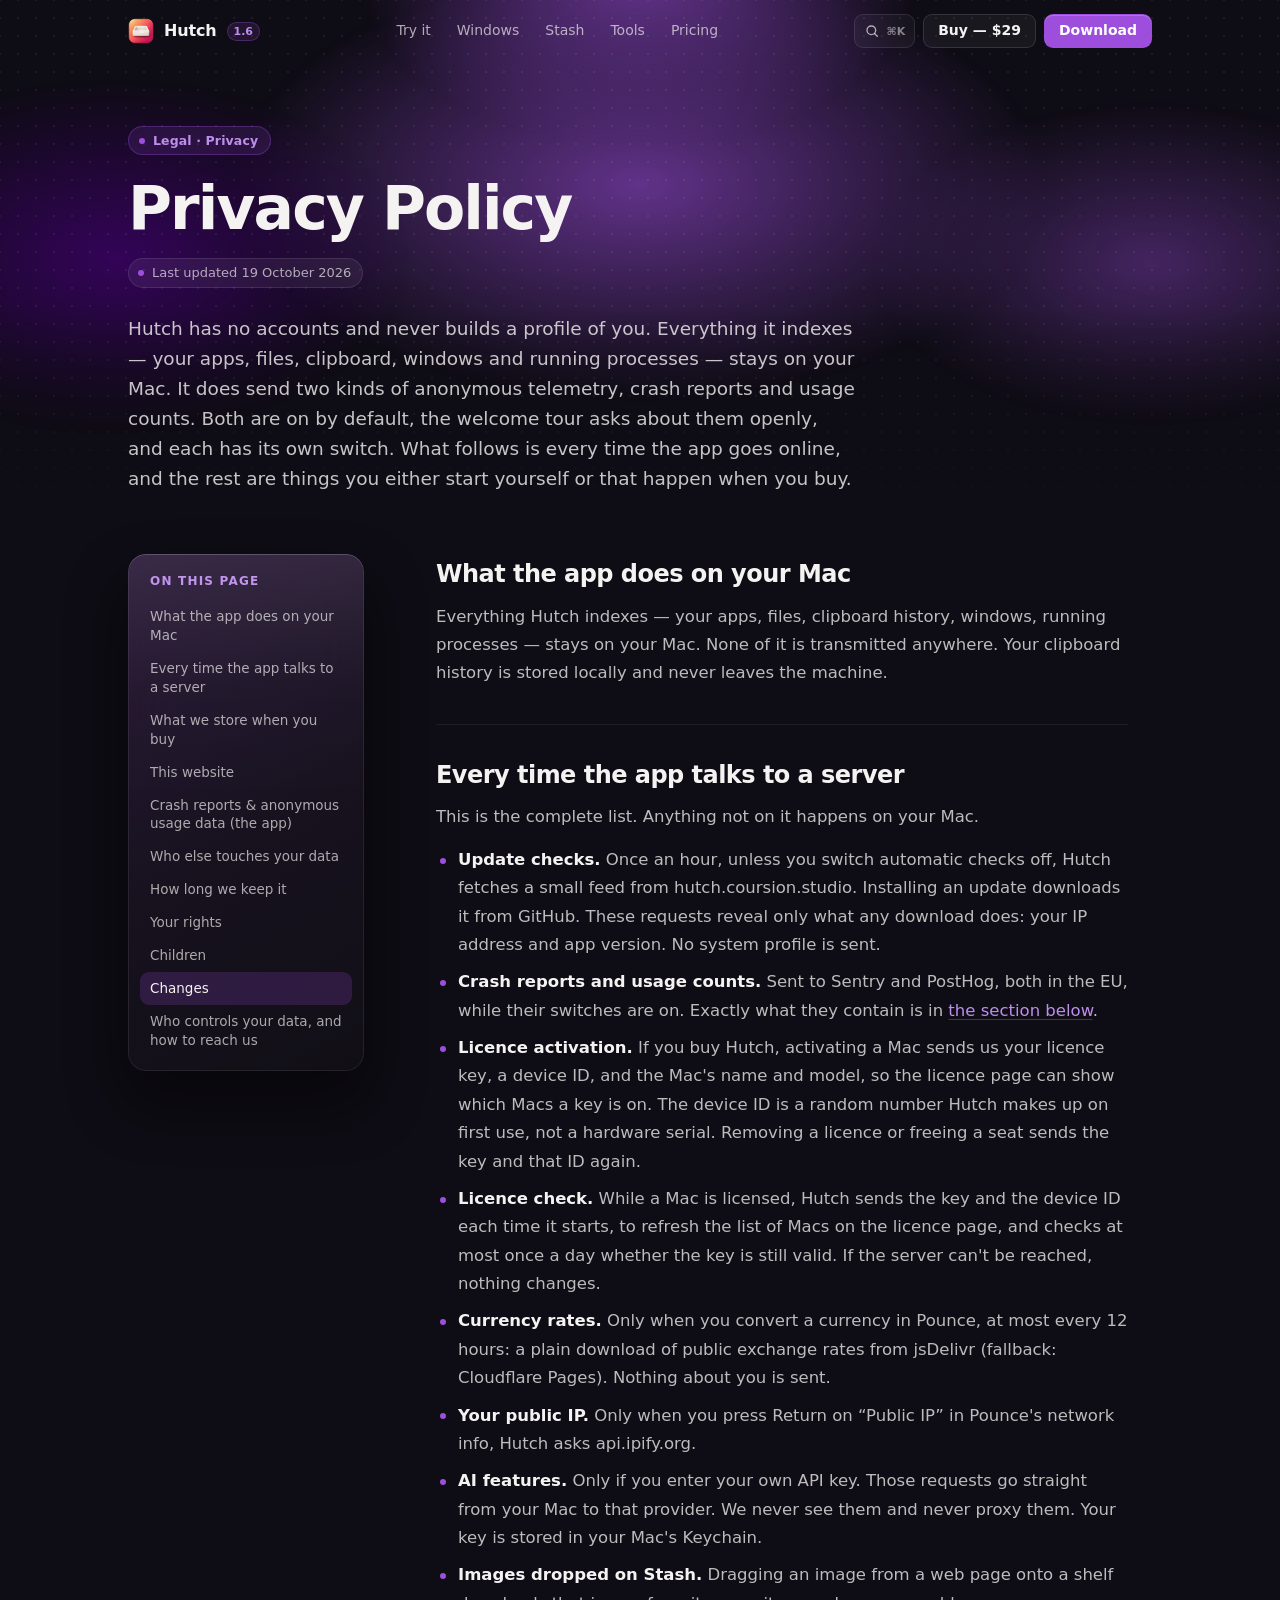
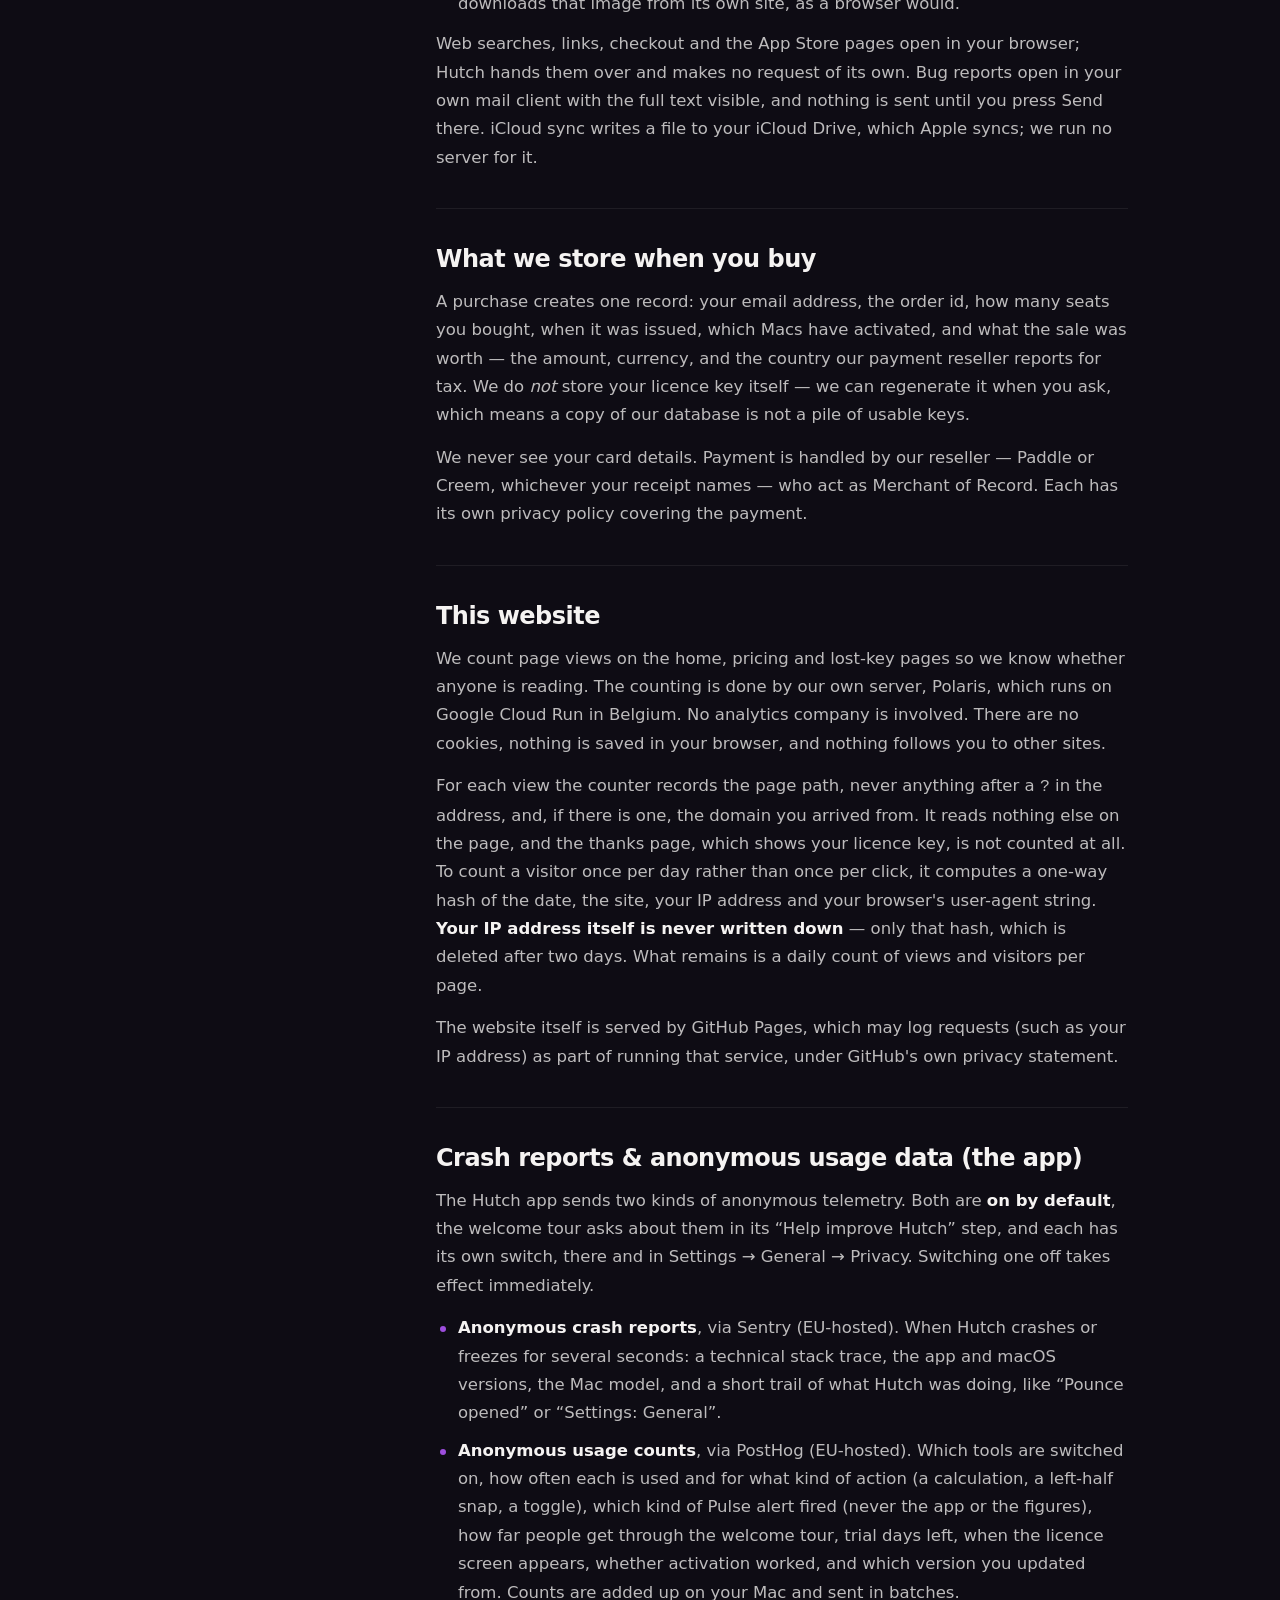
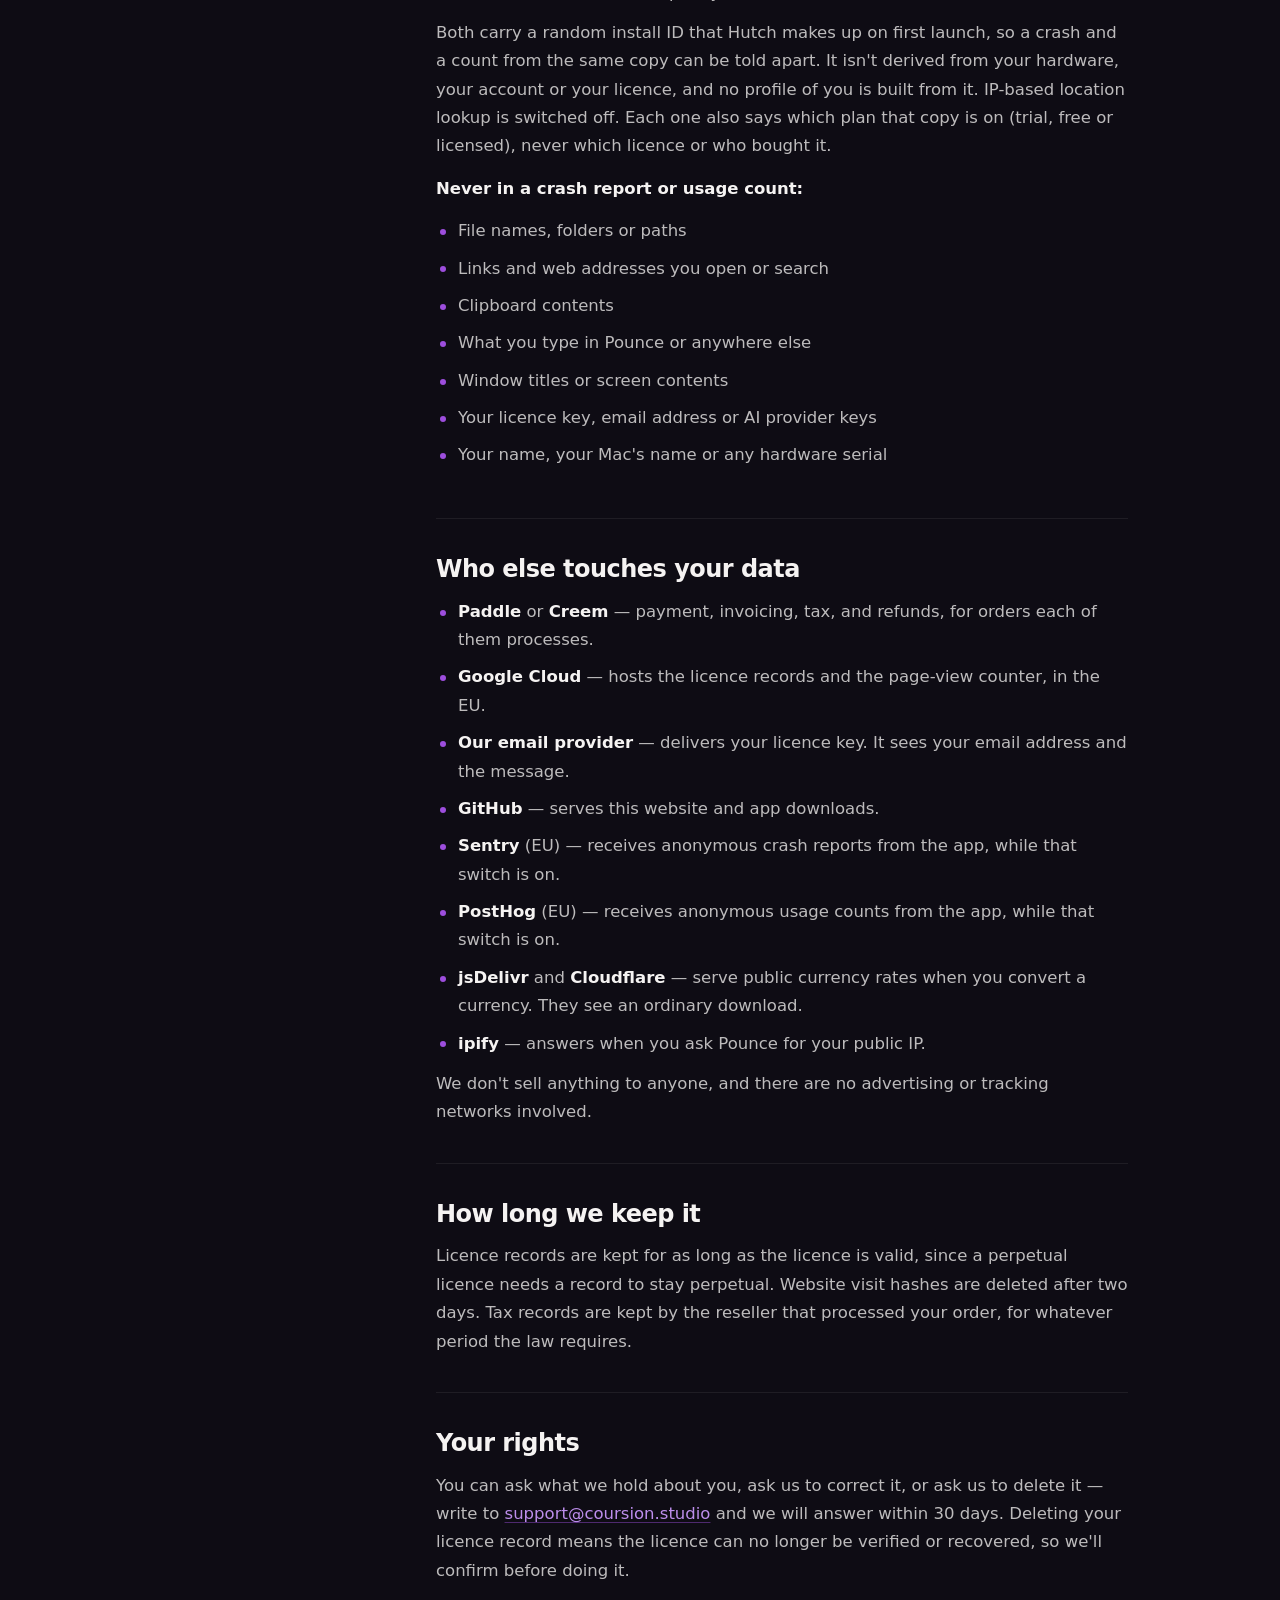
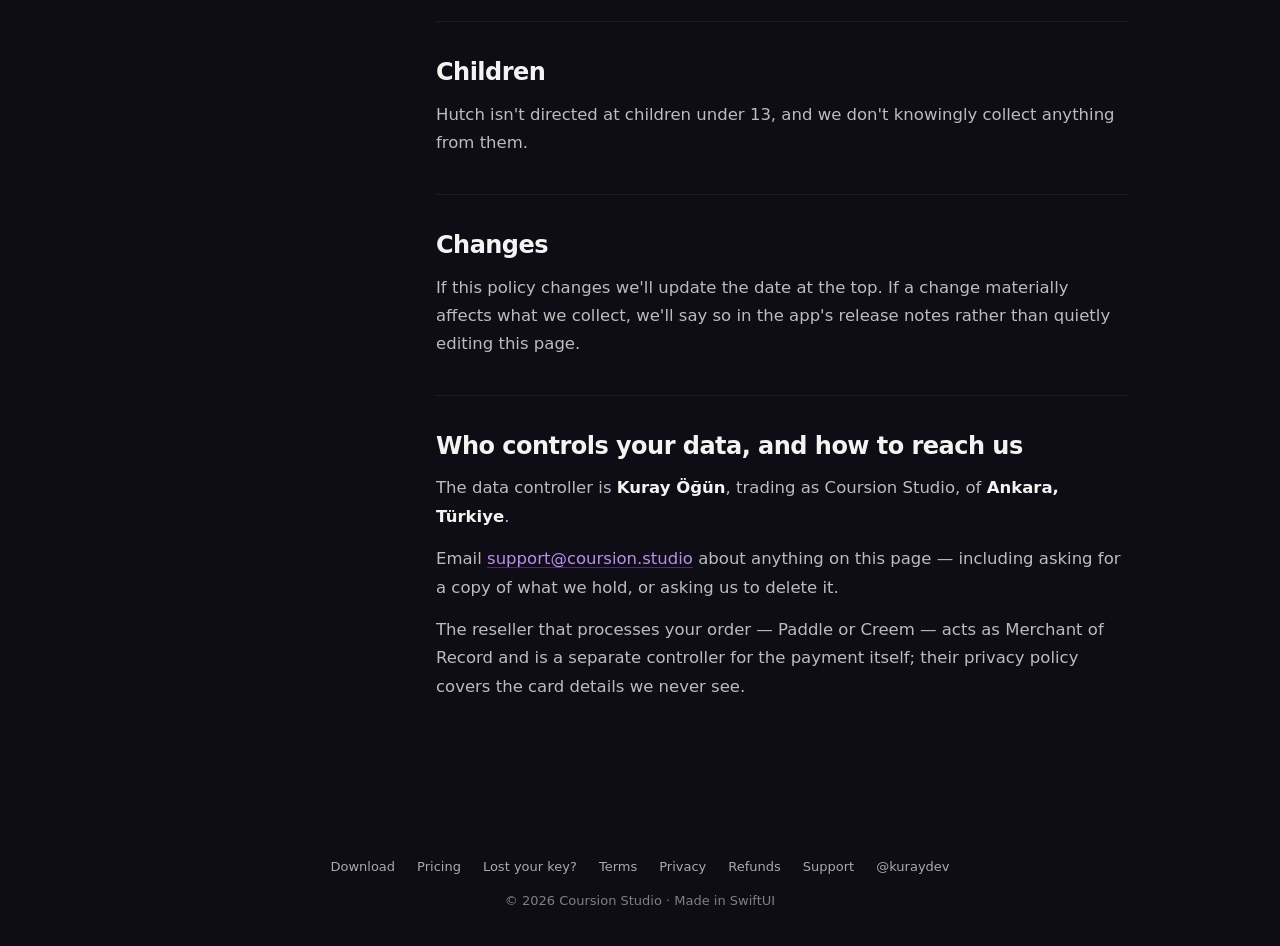
<file: privacy.html>
<!doctype html>
<html lang="en">
<head>
  <meta charset="utf-8" />
  <meta name="viewport" content="width=device-width, initial-scale=1" />
  <title>Privacy Policy — Hutch</title>
  <meta name="description" content="What Hutch collects, which is almost nothing, and why." />
  <link rel="icon" type="image/png" href="img/favicon.png" />
  <link rel="apple-touch-icon" href="icon.png" />
  <link rel="stylesheet" href="styles.css?v=d23c048adf" />
  <link rel="stylesheet" href="site.css?v=8bc684e233" />
  <meta name="theme-color" content="#0E0C14" />
  <script>document.documentElement.classList.add("js");window.__rv=setTimeout(function(){document.documentElement.classList.add("reveal-all")},4000);</script>
  <script defer src="site.js?v=d35542de1b"></script>
</head>
<body class="site page page-legal">
  <a class="skip" href="#main">Skip to content</a>
  <div class="bar js-bar">
    <div class="bar-in">
      <a class="bar-brand" href="index.html"><img src="img/hutch-icon.webp" alt="" width="26" height="26" /><span>Hutch</span></a>
      <a class="bar-ver" href="https://github.com/Coursion-Studio/hutch/releases/latest" aria-label="What's new in Hutch 1.6">1.6</a>
      <nav class="bar-nav js-bar-nav" aria-label="Main">
        <a href="index.html#try" data-spy="try">Try it</a>
        <a href="index.html#windows" data-spy="windows">Windows</a>
        <a href="index.html#stash" data-spy="stash">Stash</a>
        <a href="index.html#tools" data-spy="tools">Tools</a>
        <a href="pricing.html" data-spy="pricing">Pricing</a>
        <span class="bar-ink" aria-hidden="true"></span>
      </nav>
      <div class="bar-act">
        <button class="bar-k js-palette-open" type="button" aria-label="Search this site"><svg viewBox="0 0 24 24" fill="none" stroke="currentColor" stroke-width="2" stroke-linecap="round" aria-hidden="true"><circle cx="11" cy="11" r="6.5"/><path d="m16 16 4 4"/></svg><kbd>⌘K</kbd></button>
        <a class="bar-btn bar-buy" href="pricing.html">Buy — $29</a>
        <a class="bar-btn bar-get" href="https://polaris-backend-489776622782.europe-west1.run.app/dl/hutch" data-download>Download</a>
        <button class="bar-menu js-bar-menu" type="button" aria-expanded="false" aria-controls="bar-sheet" aria-label="Menu"><svg viewBox="0 0 24 24" fill="none" stroke="currentColor" stroke-width="2" stroke-linecap="round" aria-hidden="true"><path class="l1" d="M5 9h14"/><path class="l2" d="M5 15h14"/></svg></button>
      </div>
    </div>
    <div class="bar-sheet js-bar-sheet" id="bar-sheet" role="dialog" aria-modal="true" aria-label="Menu" hidden>
      <nav class="bar-sheet-nav" aria-label="Site">
        <a href="index.html#try" data-spy="try">Try it</a>
        <a href="index.html#windows" data-spy="windows">Windows</a>
        <a href="index.html#stash" data-spy="stash">Stash</a>
        <a href="index.html#tools" data-spy="tools">Tools</a>
        <a href="pricing.html" data-spy="pricing">Pricing</a>
      </nav>
      <div class="bar-sheet-act">
        <button class="bar-btn bar-sheet-k js-bar-search" type="button"><svg viewBox="0 0 24 24" fill="none" stroke="currentColor" stroke-width="2" stroke-linecap="round" aria-hidden="true"><circle cx="11" cy="11" r="6.5"/><path d="m16 16 4 4"/></svg><span>Search</span><kbd>⌘K</kbd></button>
        <a class="bar-btn bar-buy" href="pricing.html">Buy — $29</a>
      </div>
    </div>
  </div>
  <div class="bg"></div>
  <div class="page-stage reveal" aria-hidden="true"><div class="mesh"><i class="m1"></i><i class="m2"></i><i class="m3"></i><i class="m4"></i></div></div>

  <div class="container">
    <div class="bar-space" aria-hidden="true"></div>

    <main id="main" class="legal">
      <div class="legal-head reveal">
        <p class="page-pill rise"><span class="dot" aria-hidden="true"></span>Legal · Privacy</p>
        <h1 class="rise" style="--d:.05s">Privacy Policy</h1>
        <span class="updated rise" style="--d:.08s">Last updated 19 October 2026</span>
        <p class="lede rise" style="--d:.11s">Hutch has no accounts and never builds a profile of you. Everything it
        indexes — your apps, files, clipboard, windows and running processes —
        stays on your Mac. It does send two kinds of anonymous telemetry, crash
        reports and usage counts. Both are on by default, the welcome tour asks
        about them openly, and each has its own switch. What follows is every
        time the app goes online, and the rest are things you either start
        yourself or that happen when you buy.</p>
      </div>

      <div class="legal-grid">
        <nav class="legal-toc glass" aria-label="On this page">
          <h2>On this page</h2>
          <ol>
          <li><a href="#what-the-app-does-on-your-mac">What the app does on your Mac</a></li>
          <li><a href="#when-the-app-does-talk-to-a-server">Every time the app talks to a server</a></li>
          <li><a href="#what-we-store-when-you-buy">What we store when you buy</a></li>
          <li><a href="#this-website">This website</a></li>
          <li><a href="#crash-reports-anonymous-usage-data-the-a">Crash reports &amp; anonymous usage data (the app)</a></li>
          <li><a href="#who-else-touches-your-data">Who else touches your data</a></li>
          <li><a href="#how-long-we-keep-it">How long we keep it</a></li>
          <li><a href="#your-rights">Your rights</a></li>
          <li><a href="#children">Children</a></li>
          <li><a href="#changes">Changes</a></li>
          <li><a href="#who-controls-your-data-and-how-to-reach-">Who controls your data, and how to reach us</a></li>
          </ol>
        </nav>

        <div class="legal-copy">
        <section>
          <h2 id="what-the-app-does-on-your-mac">What the app does on your Mac</h2>

      <p>
        Everything Hutch indexes — your apps, files, clipboard history, windows,
        running processes — stays on your Mac. None of it is transmitted
        anywhere. Your clipboard history is stored locally and never leaves the
        machine.
      </p>
        </section>
        <section>
          <h2 id="when-the-app-does-talk-to-a-server">Every time the app talks to a server</h2>

      <p>
        This is the complete list. Anything not on it happens on your Mac.
      </p>
      <ul>
        <li>
          <strong>Update checks.</strong> Once an hour, unless you switch
          automatic checks off, Hutch fetches a small feed from
          hutch.coursion.studio. Installing an update downloads it from GitHub.
          These requests reveal only what any download does: your IP address
          and app version. No system profile is sent.
        </li>
        <li>
          <strong>Crash reports and usage counts.</strong> Sent to Sentry and
          PostHog, both in the EU, while their switches are on. Exactly what
          they contain is in <a href="#crash-reports-anonymous-usage-data-the-a">the section below</a>.
        </li>
        <li>
          <strong>Licence activation.</strong> If you buy Hutch, activating a Mac
          sends us your licence key, a device ID, and the Mac's name and model,
          so the licence page can show which Macs a key is on. The device ID is
          a random number Hutch makes up on first use, not a hardware serial.
          Removing a licence or freeing a seat sends the key and that ID again.
        </li>
        <li>
          <strong>Licence check.</strong> While a Mac is licensed, Hutch sends
          the key and the device ID each time it starts, to refresh the list of
          Macs on the licence page, and checks at most once a day whether the
          key is still valid. If the server can't be reached, nothing changes.
        </li>
        <li>
          <strong>Currency rates.</strong> Only when you convert a currency in
          Pounce, at most every 12 hours: a plain download of public exchange
          rates from jsDelivr (fallback: Cloudflare Pages). Nothing about you is
          sent.
        </li>
        <li>
          <strong>Your public IP.</strong> Only when you press Return on
          &ldquo;Public IP&rdquo; in Pounce's network info, Hutch asks
          api.ipify.org.
        </li>
        <li>
          <strong>AI features.</strong> Only if you enter your own API key. Those
          requests go straight from your Mac to that provider. We never see them
          and never proxy them. Your key is stored in your Mac's Keychain.
        </li>
        <li>
          <strong>Images dropped on Stash.</strong> Dragging an image from a web
          page onto a shelf downloads that image from its own site, as a browser
          would.
        </li>
      </ul>
      <p>
        Web searches, links, checkout and the App Store pages open in your
        browser; Hutch hands them over and makes no request of its own. Bug
        reports open in your own mail client with the full text visible, and
        nothing is sent until you press Send there. iCloud sync writes a file to
        your iCloud Drive, which Apple syncs; we run no server for it.
      </p>
        </section>
        <section>
          <h2 id="what-we-store-when-you-buy">What we store when you buy</h2>

      <p>
        A purchase creates one record: your email address, the order id, how many
        seats you bought, when it was issued, which Macs have activated, and
        what the sale was worth — the amount, currency, and the country our
        payment reseller reports for tax. We do <em>not</em> store your licence key itself — we
        can regenerate it when you ask, which means a copy of our database is
        not a pile of usable keys.
      </p>
      <p>
        We never see your card details. Payment is handled by our reseller —
        Paddle or Creem, whichever your receipt names — who act as Merchant of
        Record. Each has its own privacy policy covering the payment.
      </p>
        </section>
        <section>
          <h2 id="this-website">This website</h2>

      <p>
        We count page views on the home, pricing and lost-key pages so
        we know whether anyone is reading. The counting is done by our own
        server, Polaris, which runs on Google Cloud Run in Belgium. No
        analytics company is involved. There are no cookies, nothing is saved
        in your browser, and nothing follows you to other sites.
      </p>
      <p>
        For each view the counter records the page path, never anything after
        a <code>?</code> in the address, and, if there is one, the domain you
        arrived from. It reads nothing else on the page, and the thanks page,
        which shows your licence key, is not counted at all. To count a visitor once per day
        rather than once per click, it computes a one-way hash of the date, the
        site, your IP address and your browser's user-agent string.
        <strong>Your IP address itself is never written down</strong> — only
        that hash, which is deleted after two days. What remains is a daily
        count of views and visitors per page.
      </p>
      <p>
        The website itself is served by GitHub Pages, which may log requests
        (such as your IP address) as part of running that service, under
        GitHub's own privacy statement.
      </p>
        </section>
        <section>
          <h2 id="crash-reports-anonymous-usage-data-the-a">Crash reports &amp; anonymous usage data (the app)</h2>

      <p>
        The Hutch app sends two kinds of anonymous telemetry. Both are
        <strong>on by default</strong>, the welcome tour asks about them in its
        &ldquo;Help improve Hutch&rdquo; step, and each has its own switch,
        there and in Settings → General → Privacy. Switching one off takes
        effect immediately.
      </p>
      <ul>
        <li>
          <strong>Anonymous crash reports</strong>, via Sentry (EU-hosted). When
          Hutch crashes or freezes for several seconds: a technical stack
          trace, the app and macOS versions, the Mac model, and a short trail of
          what Hutch was doing, like &ldquo;Pounce opened&rdquo; or
          &ldquo;Settings: General&rdquo;.
        </li>
        <li>
          <strong>Anonymous usage counts</strong>, via PostHog (EU-hosted).
          Which tools are switched on, how often each is used and for what kind
          of action (a calculation, a left-half snap, a toggle), which kind of
          Pulse alert fired (never the app or the figures), how far people
          get through the welcome tour, trial days left, when the licence
          screen appears, whether activation worked, and which version you
          updated from. Counts are added up on your Mac and sent in batches.
        </li>
      </ul>
      <p>
        Both carry a random install ID that Hutch makes up on first launch, so
        a crash and a count from the same copy can be told apart. It isn't
        derived from your hardware, your account or your licence, and no
        profile of you is built from it. IP-based location lookup is switched
        off. Each one also says which plan that copy is on (trial, free or
        licensed), never which licence or who bought it.
      </p>
      <p><strong>Never in a crash report or usage count:</strong></p>
      <ul>
        <li>File names, folders or paths</li>
        <li>Links and web addresses you open or search</li>
        <li>Clipboard contents</li>
        <li>What you type in Pounce or anywhere else</li>
        <li>Window titles or screen contents</li>
        <li>Your licence key, email address or AI provider keys</li>
        <li>Your name, your Mac's name or any hardware serial</li>
      </ul>
        </section>
        <section>
          <h2 id="who-else-touches-your-data">Who else touches your data</h2>

      <ul>
        <li><strong>Paddle</strong> or <strong>Creem</strong> — payment, invoicing, tax, and refunds, for orders each of them processes.</li>
        <li><strong>Google Cloud</strong> — hosts the licence records and the page-view counter, in the EU.</li>
        <li><strong>Our email provider</strong> — delivers your licence key. It sees your email address and the message.</li>
        <li><strong>GitHub</strong> — serves this website and app downloads.</li>
        <li><strong>Sentry</strong> (EU) — receives anonymous crash reports from the app, while that switch is on.</li>
        <li><strong>PostHog</strong> (EU) — receives anonymous usage counts from the app, while that switch is on.</li>
        <li><strong>jsDelivr</strong> and <strong>Cloudflare</strong> — serve public currency rates when you convert a currency. They see an ordinary download.</li>
        <li><strong>ipify</strong> — answers when you ask Pounce for your public IP.</li>
      </ul>
      <p>We don't sell anything to anyone, and there are no advertising or tracking networks involved.</p>
        </section>
        <section>
          <h2 id="how-long-we-keep-it">How long we keep it</h2>

      <p>
        Licence records are kept for as long as the licence is valid, since a
        perpetual licence needs a record to stay perpetual. Website visit hashes
        are deleted after two days. Tax records are kept by the reseller that processed
        your order, for whatever period the law requires.
      </p>
        </section>
        <section>
          <h2 id="your-rights">Your rights</h2>

      <p>
        You can ask what we hold about you, ask us to correct it, or ask us to
        delete it — write to
        <a href="mailto:support@coursion.studio">support@coursion.studio</a> and we
        will answer within 30 days. Deleting your licence record means the
        licence can no longer be verified or recovered, so we'll confirm before
        doing it.
      </p>
        </section>
        <section>
          <h2 id="children">Children</h2>

      <p>Hutch isn't directed at children under 13, and we don't knowingly collect anything from them.</p>
        </section>
        <section>
          <h2 id="changes">Changes</h2>

      <p>
        If this policy changes we'll update the date at the top. If a change
        materially affects what we collect, we'll say so in the app's release
        notes rather than quietly editing this page.
      </p>
        </section>
        <section>
          <h2 id="who-controls-your-data-and-how-to-reach-">Who controls your data, and how to reach us</h2>

      <p>
        The data controller is <strong>Kuray Öğün</strong>, trading as
        Coursion Studio, of <strong>Ankara, Türkiye</strong>.
      </p>
      <p>
        Email <a href="mailto:support@coursion.studio">support@coursion.studio</a>
        about anything on this page — including asking for a copy of what we
        hold, or asking us to delete it.
      </p>
      <p>
        The reseller that processes your order — Paddle or Creem — acts as
        Merchant of Record and is a separate controller for the payment itself;
        their privacy policy covers the card details we never see.
      </p>
        </section>
        </div>
      </div>
    </main>

    <footer>
      <div class="links">
        <a href="index.html#download">Download</a>
        <a href="pricing.html">Pricing</a>
        <a href="licence.html">Lost your key?</a>
        <a href="terms.html">Terms</a>
        <a href="privacy.html">Privacy</a>
        <a href="refunds.html">Refunds</a>
        <a href="mailto:support@coursion.studio">Support</a>
        <a href="https://x.com/kuraydev" target="_blank" rel="noopener">@kuraydev</a>
      </div>
      <div>© 2026 Coursion Studio · Made in SwiftUI</div>
    </footer>
  </div>
  <script>
    // Mark the section you're in. Cheap, and the only script these pages get.
    (function () {
      var links = [].slice.call(document.querySelectorAll('.legal-toc a'));
      if (!links.length || !window.IntersectionObserver) return;
      var byId = {};
      links.forEach(function (a) { byId[a.getAttribute('href').slice(1)] = a; });
      var io = new IntersectionObserver(function (entries) {
        entries.forEach(function (e) {
          if (!e.isIntersecting) return;
          links.forEach(function (a) { a.classList.remove('here'); });
          var a = byId[e.target.id];
          if (a) a.classList.add('here');
        });
      }, { rootMargin: '-10% 0px -70% 0px' });
      document.querySelectorAll('.legal-copy h2').forEach(function (h) { io.observe(h); });
    })();
  </script>
</body>
</html>
</file>
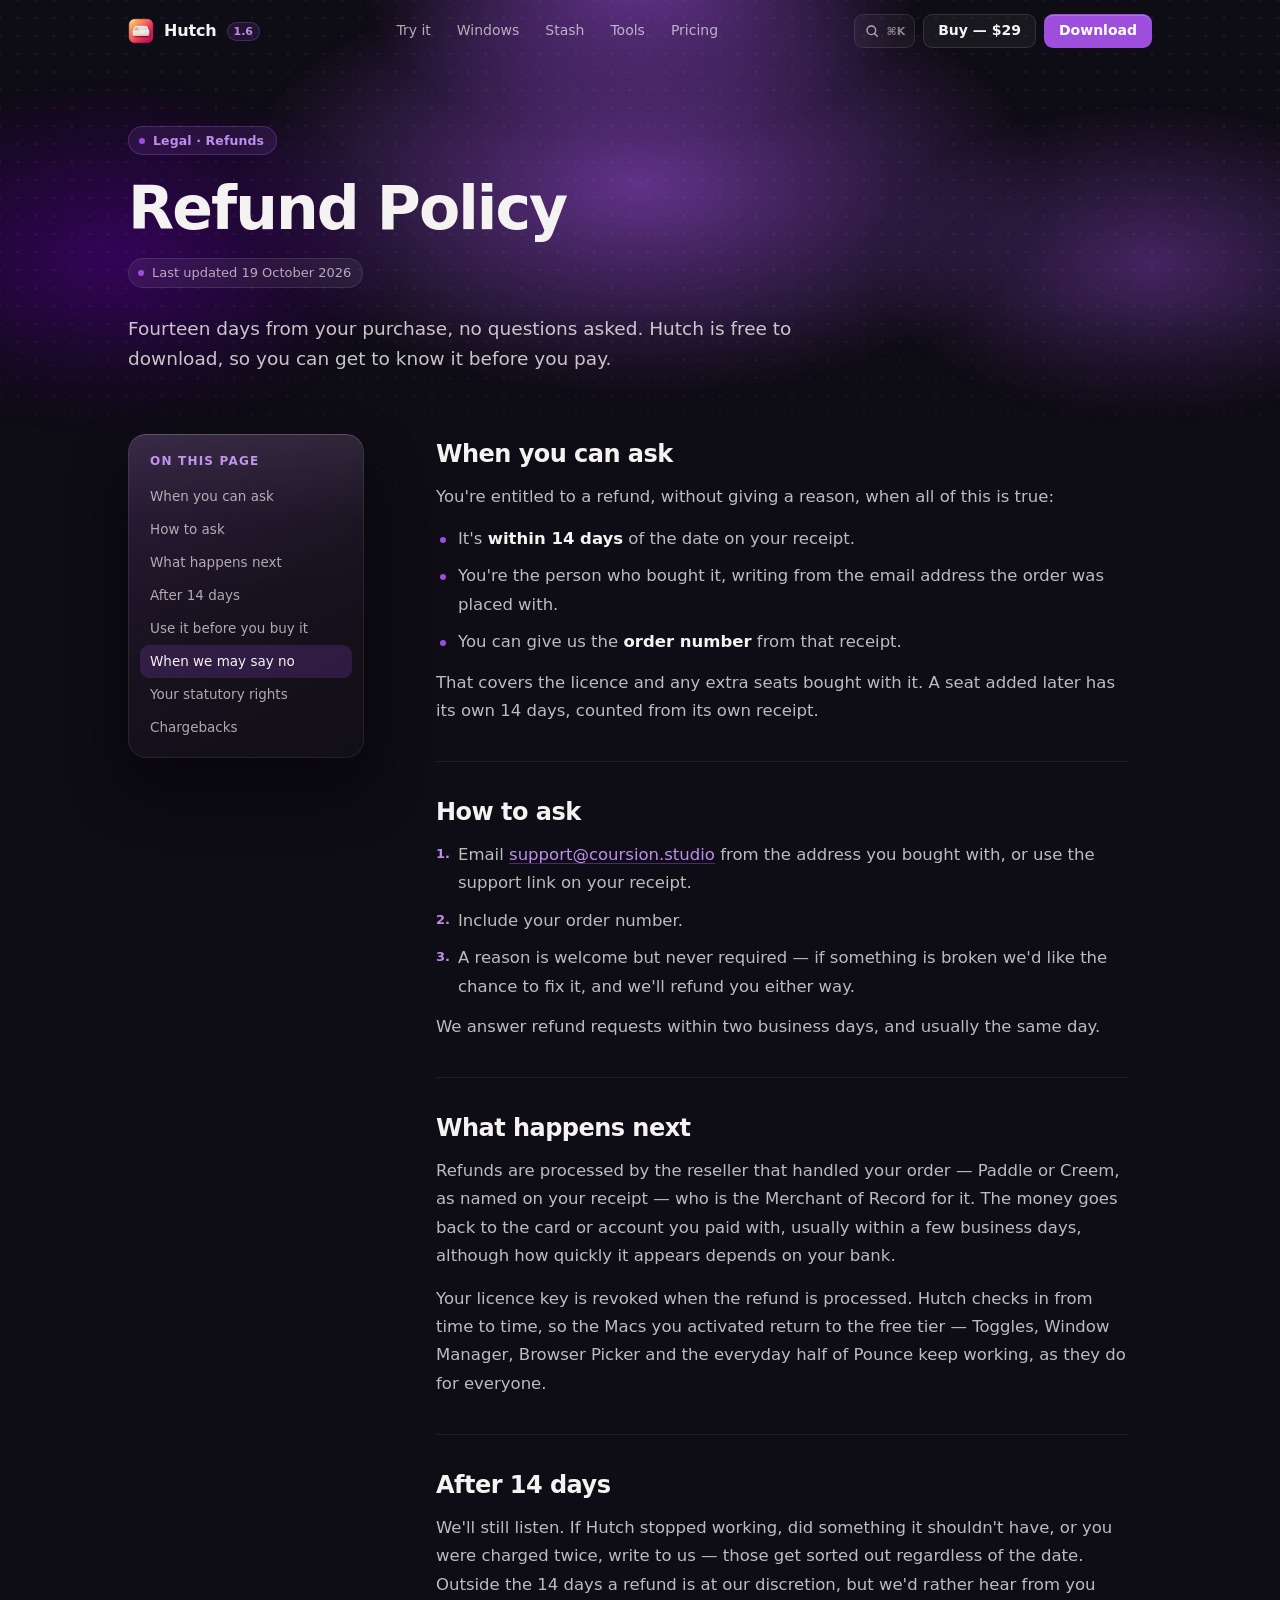
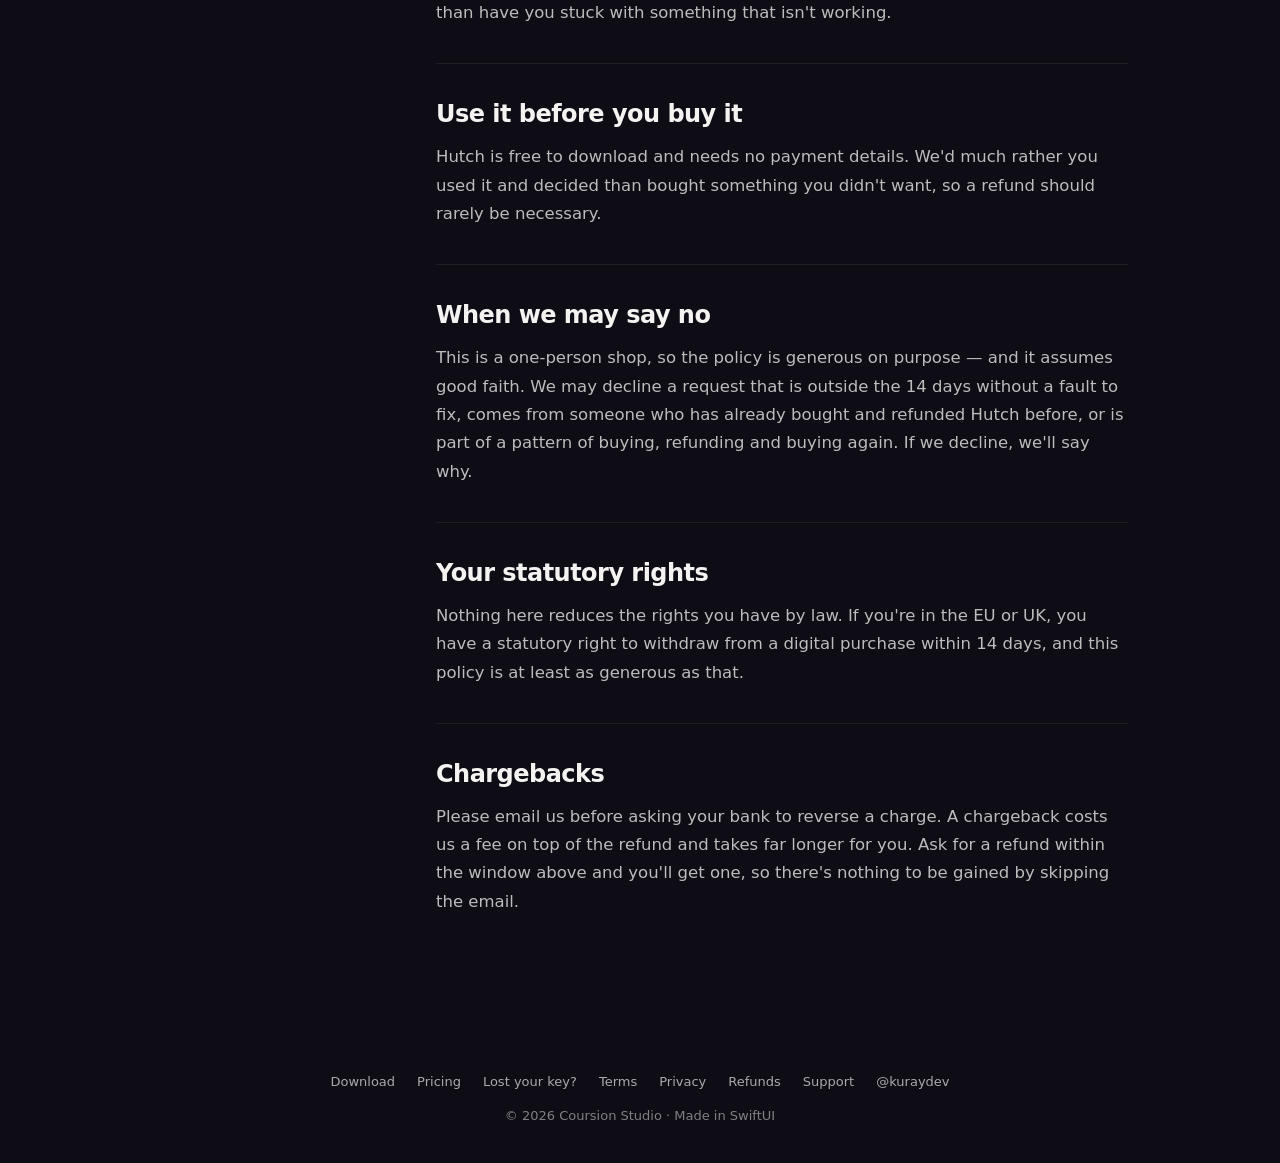
<file: refunds.html>
<!doctype html>
<html lang="en">
<head>
  <meta charset="utf-8" />
  <meta name="viewport" content="width=device-width, initial-scale=1" />
  <title>Refund Policy — Hutch</title>
  <meta name="description" content="Hutch's refund policy: 14 days, no questions asked." />
  <link rel="icon" type="image/png" href="img/favicon.png" />
  <link rel="apple-touch-icon" href="icon.png" />
  <link rel="stylesheet" href="styles.css?v=d23c048adf" />
  <link rel="stylesheet" href="site.css?v=8bc684e233" />
  <meta name="theme-color" content="#0E0C14" />
  <script>document.documentElement.classList.add("js");window.__rv=setTimeout(function(){document.documentElement.classList.add("reveal-all")},4000);</script>
  <script defer src="site.js?v=d35542de1b"></script>
</head>
<body class="site page page-legal">
  <a class="skip" href="#main">Skip to content</a>
  <div class="bar js-bar">
    <div class="bar-in">
      <a class="bar-brand" href="index.html"><img src="img/hutch-icon.webp" alt="" width="26" height="26" /><span>Hutch</span></a>
      <a class="bar-ver" href="https://github.com/Coursion-Studio/hutch/releases/latest" aria-label="What's new in Hutch 1.6">1.6</a>
      <nav class="bar-nav js-bar-nav" aria-label="Main">
        <a href="index.html#try" data-spy="try">Try it</a>
        <a href="index.html#windows" data-spy="windows">Windows</a>
        <a href="index.html#stash" data-spy="stash">Stash</a>
        <a href="index.html#tools" data-spy="tools">Tools</a>
        <a href="pricing.html" data-spy="pricing">Pricing</a>
        <span class="bar-ink" aria-hidden="true"></span>
      </nav>
      <div class="bar-act">
        <button class="bar-k js-palette-open" type="button" aria-label="Search this site"><svg viewBox="0 0 24 24" fill="none" stroke="currentColor" stroke-width="2" stroke-linecap="round" aria-hidden="true"><circle cx="11" cy="11" r="6.5"/><path d="m16 16 4 4"/></svg><kbd>⌘K</kbd></button>
        <a class="bar-btn bar-buy" href="pricing.html">Buy — $29</a>
        <a class="bar-btn bar-get" href="https://polaris-backend-489776622782.europe-west1.run.app/dl/hutch" data-download>Download</a>
        <button class="bar-menu js-bar-menu" type="button" aria-expanded="false" aria-controls="bar-sheet" aria-label="Menu"><svg viewBox="0 0 24 24" fill="none" stroke="currentColor" stroke-width="2" stroke-linecap="round" aria-hidden="true"><path class="l1" d="M5 9h14"/><path class="l2" d="M5 15h14"/></svg></button>
      </div>
    </div>
    <div class="bar-sheet js-bar-sheet" id="bar-sheet" role="dialog" aria-modal="true" aria-label="Menu" hidden>
      <nav class="bar-sheet-nav" aria-label="Site">
        <a href="index.html#try" data-spy="try">Try it</a>
        <a href="index.html#windows" data-spy="windows">Windows</a>
        <a href="index.html#stash" data-spy="stash">Stash</a>
        <a href="index.html#tools" data-spy="tools">Tools</a>
        <a href="pricing.html" data-spy="pricing">Pricing</a>
      </nav>
      <div class="bar-sheet-act">
        <button class="bar-btn bar-sheet-k js-bar-search" type="button"><svg viewBox="0 0 24 24" fill="none" stroke="currentColor" stroke-width="2" stroke-linecap="round" aria-hidden="true"><circle cx="11" cy="11" r="6.5"/><path d="m16 16 4 4"/></svg><span>Search</span><kbd>⌘K</kbd></button>
        <a class="bar-btn bar-buy" href="pricing.html">Buy — $29</a>
      </div>
    </div>
  </div>
  <div class="bg"></div>
  <div class="page-stage reveal" aria-hidden="true"><div class="mesh"><i class="m1"></i><i class="m2"></i><i class="m3"></i><i class="m4"></i></div></div>

  <div class="container">
    <div class="bar-space" aria-hidden="true"></div>

    <main id="main" class="legal">
      <div class="legal-head reveal">
        <p class="page-pill rise"><span class="dot" aria-hidden="true"></span>Legal · Refunds</p>
        <h1 class="rise" style="--d:.05s">Refund Policy</h1>
        <span class="updated rise" style="--d:.08s">Last updated 19 October 2026</span>
        <p class="lede rise" style="--d:.11s">Fourteen days from your purchase, no questions asked. Hutch is free
        to download, so you can get to know it before you pay.</p>
      </div>

      <div class="legal-grid">
        <nav class="legal-toc glass" aria-label="On this page">
          <h2>On this page</h2>
          <ol>
          <li><a href="#when-you-can-ask">When you can ask</a></li>
          <li><a href="#how-to-ask">How to ask</a></li>
          <li><a href="#what-happens-next">What happens next</a></li>
          <li><a href="#after-14-days">After 14 days</a></li>
          <li><a href="#use-it-before-you-buy-it">Use it before you buy it</a></li>
          <li><a href="#when-we-may-say-no">When we may say no</a></li>
          <li><a href="#your-statutory-rights">Your statutory rights</a></li>
          <li><a href="#chargebacks">Chargebacks</a></li>
          </ol>
        </nav>

        <div class="legal-copy">
        <section>
          <h2 id="when-you-can-ask">When you can ask</h2>

      <p>You're entitled to a refund, without giving a reason, when all of this is true:</p>
      <ul>
        <li>It's <strong>within 14 days</strong> of the date on your receipt.</li>
        <li>You're the person who bought it, writing from the email address the order was placed with.</li>
        <li>You can give us the <strong>order number</strong> from that receipt.</li>
      </ul>
      <p>
        That covers the licence and any extra seats bought with it. A seat added
        later has its own 14 days, counted from its own receipt.
      </p>
        </section>
        <section>
          <h2 id="how-to-ask">How to ask</h2>

      <ol>
        <li>Email <a href="mailto:support@coursion.studio">support@coursion.studio</a> from the address you bought with, or use the support link on your receipt.</li>
        <li>Include your order number.</li>
        <li>A reason is welcome but never required — if something is broken we'd like the chance to fix it, and we'll refund you either way.</li>
      </ol>
      <p>
        We answer refund requests within two business days, and usually the same
        day.
      </p>
        </section>
        <section>
          <h2 id="what-happens-next">What happens next</h2>

      <p>
        Refunds are processed by the reseller that handled your order — Paddle
        or Creem, as named on your receipt — who is the Merchant of Record for
        it. The money goes back to the card or account you paid with, usually
        within a few business days, although how quickly it appears depends on
        your bank.
      </p>
      <p>
        Your licence key is revoked when the refund is processed. Hutch checks
        in from time to time, so the Macs you activated return to the free tier —
        Toggles, Window Manager, Browser Picker and the everyday half of Pounce
        keep working, as they do for everyone.
      </p>
        </section>
        <section>
          <h2 id="after-14-days">After 14 days</h2>

      <p>
        We'll still listen. If Hutch stopped working, did something it shouldn't
        have, or you were charged twice, write to us — those get sorted out
        regardless of the date. Outside the 14 days a refund is at our
        discretion, but we'd rather hear from you than have you stuck with
        something that isn't working.
      </p>
        </section>
        <section>
          <h2 id="use-it-before-you-buy-it">Use it before you buy it</h2>

      <p>
        Hutch is free to download and needs no payment details. We'd much
        rather you used it and decided than bought something you didn't want,
        so a refund should rarely be necessary.
      </p>
        </section>
        <section>
          <h2 id="when-we-may-say-no">When we may say no</h2>

      <p>
        This is a one-person shop, so the policy is generous on purpose — and it
        assumes good faith. We may decline a request that is outside the 14 days
        without a fault to fix, comes from someone who has already bought and
        refunded Hutch before, or is part of a pattern of buying, refunding and
        buying again. If we decline, we'll say why.
      </p>
        </section>
        <section>
          <h2 id="your-statutory-rights">Your statutory rights</h2>

      <p>
        Nothing here reduces the rights you have by law. If you're in the EU or
        UK, you have a statutory right to withdraw from a digital purchase within
        14 days, and this policy is at least as generous as that.
      </p>
        </section>
        <section>
          <h2 id="chargebacks">Chargebacks</h2>

      <p>
        Please email us before asking your bank to reverse a charge. A chargeback
        costs us a fee on top of the refund and takes far longer for you. Ask for
        a refund within the window above and you'll get one, so there's nothing
        to be gained by skipping the email.
      </p>
        </section>
        </div>
      </div>
    </main>

    <footer>
      <div class="links">
        <a href="index.html#download">Download</a>
        <a href="pricing.html">Pricing</a>
        <a href="licence.html">Lost your key?</a>
        <a href="terms.html">Terms</a>
        <a href="privacy.html">Privacy</a>
        <a href="refunds.html">Refunds</a>
        <a href="mailto:support@coursion.studio">Support</a>
        <a href="https://x.com/kuraydev" target="_blank" rel="noopener">@kuraydev</a>
      </div>
      <div>© 2026 Coursion Studio · Made in SwiftUI</div>
    </footer>
  </div>
  <script>
    // Mark the section you're in. Cheap, and the only script these pages get.
    (function () {
      var links = [].slice.call(document.querySelectorAll('.legal-toc a'));
      if (!links.length || !window.IntersectionObserver) return;
      var byId = {};
      links.forEach(function (a) { byId[a.getAttribute('href').slice(1)] = a; });
      var io = new IntersectionObserver(function (entries) {
        entries.forEach(function (e) {
          if (!e.isIntersecting) return;
          links.forEach(function (a) { a.classList.remove('here'); });
          var a = byId[e.target.id];
          if (a) a.classList.add('here');
        });
      }, { rootMargin: '-10% 0px -70% 0px' });
      document.querySelectorAll('.legal-copy h2').forEach(function (h) { io.observe(h); });
    })();
  </script>
</body>
</html>
</file>
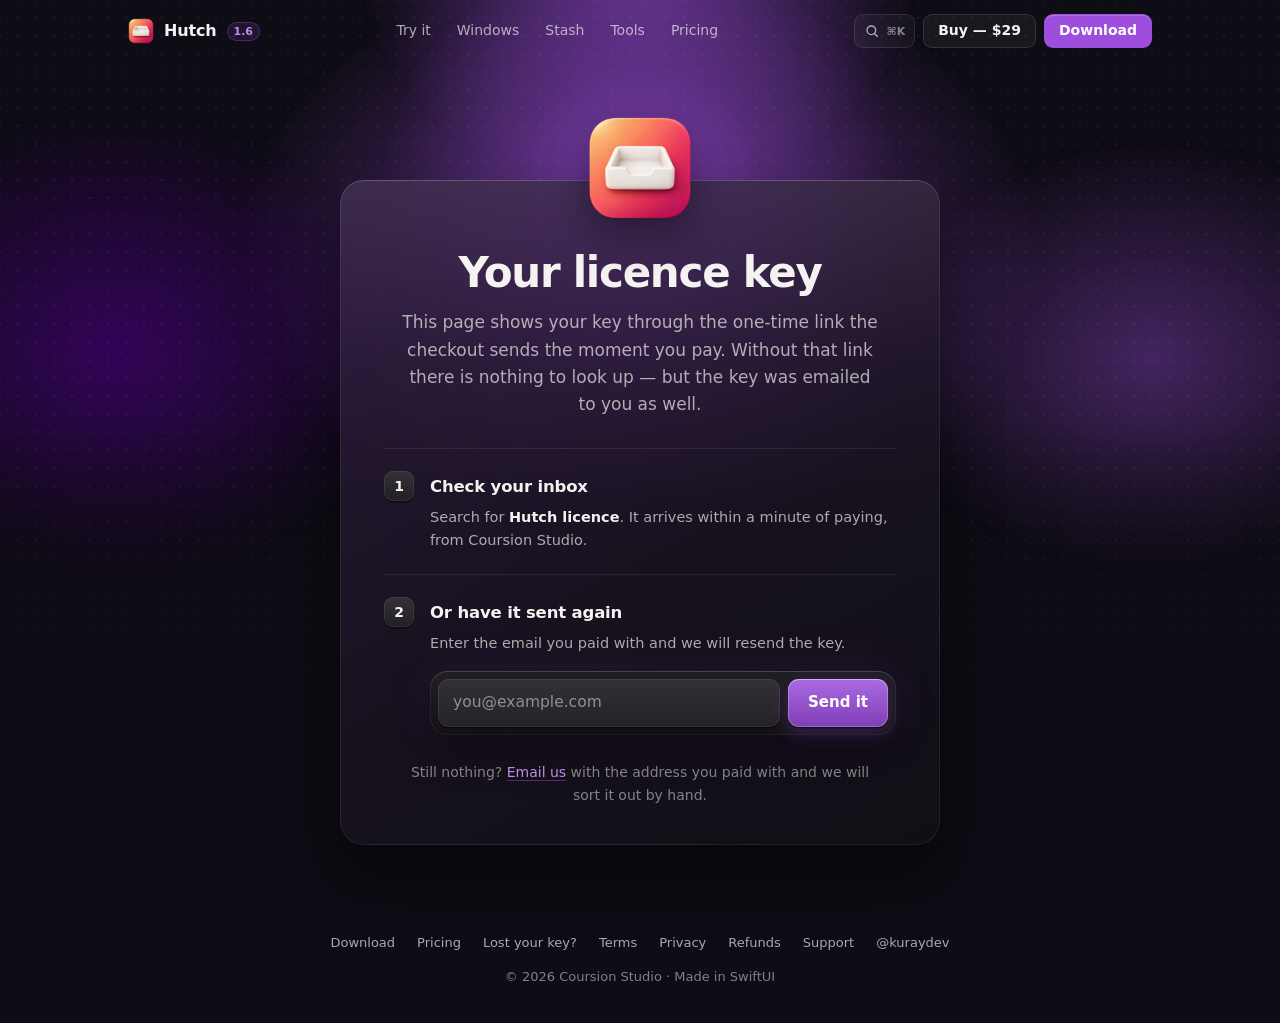
<file: sandbox-thanks.html>
<!doctype html>
<html lang="en">
<head>
  <meta charset="utf-8" />
  <meta name="viewport" content="width=device-width, initial-scale=1" />
  <title>Sandbox thanks — Hutch</title>
  <meta name="description" content="Creem sandbox test purchase. Test keys only." />
  <meta name="robots" content="noindex" />
  <link rel="icon" type="image/png" href="img/favicon.png" />
  <link rel="apple-touch-icon" href="icon.png" />
  <link rel="stylesheet" href="styles.css?v=d23c048adf" />
  <link rel="stylesheet" href="site.css?v=8bc684e233" />
  <link rel="preload" as="image" href="img/hutch-icon.webp" />
  <meta name="theme-color" content="#0E0C14" />
  <script>document.documentElement.classList.add("js");window.__rv=setTimeout(function(){document.documentElement.classList.add("reveal-all")},4000);</script>
  <script defer src="site.js?v=d35542de1b"></script>
  <style>
    .claim [data-when] { display: none; }
    .claim[data-state="working"] [data-when~="working"],
    .claim[data-state="ready"]   [data-when~="ready"],
    .claim[data-state="missing"] [data-when~="missing"],
    .claim[data-state="error"]   [data-when~="error"] { display: block; }
    .claim[data-state="working"] .eyebrow-mark,
    .claim[data-state="ready"] .eyebrow-mark { display: inline-flex; }
  </style>
</head>
<body class="site page page-focus" data-api="https://polaris-backend-dev-489776622782.europe-west1.run.app/api/v1/hutch">
  <a class="skip" href="#claim">Skip to content</a>
  <div class="bar js-bar">
    <div class="bar-in">
      <a class="bar-brand" href="index.html"><img src="img/hutch-icon.webp" alt="" width="26" height="26" /><span>Hutch</span></a>
      <a class="bar-ver" href="https://github.com/Coursion-Studio/hutch/releases/latest" aria-label="What's new in Hutch 1.6">1.6</a>
      <nav class="bar-nav js-bar-nav" aria-label="Main">
        <a href="index.html#try" data-spy="try">Try it</a>
        <a href="index.html#windows" data-spy="windows">Windows</a>
        <a href="index.html#stash" data-spy="stash">Stash</a>
        <a href="index.html#tools" data-spy="tools">Tools</a>
        <a href="pricing.html" data-spy="pricing">Pricing</a>
        <span class="bar-ink" aria-hidden="true"></span>
      </nav>
      <div class="bar-act">
        <button class="bar-k js-palette-open" type="button" aria-label="Search this site"><svg viewBox="0 0 24 24" fill="none" stroke="currentColor" stroke-width="2" stroke-linecap="round" aria-hidden="true"><circle cx="11" cy="11" r="6.5"/><path d="m16 16 4 4"/></svg><kbd>⌘K</kbd></button>
        <a class="bar-btn bar-buy" href="pricing.html">Buy — $29</a>
        <a class="bar-btn bar-get" href="https://polaris-backend-489776622782.europe-west1.run.app/dl/hutch" data-download>Download</a>
        <button class="bar-menu js-bar-menu" type="button" aria-expanded="false" aria-controls="bar-sheet" aria-label="Menu"><svg viewBox="0 0 24 24" fill="none" stroke="currentColor" stroke-width="2" stroke-linecap="round" aria-hidden="true"><path class="l1" d="M5 9h14"/><path class="l2" d="M5 15h14"/></svg></button>
      </div>
    </div>
    <div class="bar-sheet js-bar-sheet" id="bar-sheet" role="dialog" aria-modal="true" aria-label="Menu" hidden>
      <nav class="bar-sheet-nav" aria-label="Site">
        <a href="index.html#try" data-spy="try">Try it</a>
        <a href="index.html#windows" data-spy="windows">Windows</a>
        <a href="index.html#stash" data-spy="stash">Stash</a>
        <a href="index.html#tools" data-spy="tools">Tools</a>
        <a href="pricing.html" data-spy="pricing">Pricing</a>
      </nav>
      <div class="bar-sheet-act">
        <button class="bar-btn bar-sheet-k js-bar-search" type="button"><svg viewBox="0 0 24 24" fill="none" stroke="currentColor" stroke-width="2" stroke-linecap="round" aria-hidden="true"><circle cx="11" cy="11" r="6.5"/><path d="m16 16 4 4"/></svg><span>Search</span><kbd>⌘K</kbd></button>
        <a class="bar-btn bar-buy" href="pricing.html">Buy — $29</a>
      </div>
    </div>
  </div>
  <div class="bg"></div>
  <div class="page-stage reveal" aria-hidden="true"><div class="mesh"><i class="m1"></i><i class="m2"></i><i class="m3"></i><i class="m4"></i></div></div>

  <div class="container">
    <div class="bar-space" aria-hidden="true"></div>

    <main id="claim" class="claim focus reveal" data-state="working">
      <div class="focus-glow" aria-hidden="true"></div>
      <img class="focus-icon rise" src="img/hutch-icon.webp" alt="" width="108" height="108" />
      <div class="focus-card glass rise" style="--d:.06s">
        <p class="eyebrow-mark page-pill" data-when="working ready">
          <span class="dot" aria-hidden="true"></span>Payment received
        </p>

        <div data-when="working">
          <h1>Thanks for buying Hutch</h1>
          <p class="sub" role="status" aria-live="polite" id="working-note">
            Preparing your licence key. This takes a few seconds.
          </p>
        </div>

        <div data-when="ready">
          <h1>Thanks for buying Hutch</h1>
          <p class="sub">Here is your licence key. A copy is on its way to your inbox.</p>

          <div class="key-block">
            <p class="key-label">Your licence key</p>
            <div class="keycap-field">
              <textarea id="claim-key" readonly rows="3" spellcheck="false" wrap="soft"
                        aria-label="Your Hutch licence key"></textarea>
              <button class="keycap-btn" id="claim-copy" type="button">Copy</button>
            </div>
          </div>

          <ol class="steps">
            <li><span>Open Hutch. If you have not installed it yet, the download link is in your email.</span></li>
            <li><span>Go to <strong>Settings → Licence</strong>.</span></li>
            <li><span>Paste the key and activate. Your licence covers more than one Mac.</span></li>
          </ol>
        </div>

        <div data-when="missing">
          <h1>Your licence key</h1>
          <p class="sub">
            This page shows your key through the one-time link the checkout sends
            the moment you pay. Without that link there is nothing to look up — but
            the key was emailed to you as well.
          </p>

          <div class="routes">
            <div class="route">
              <span class="route-mark" aria-hidden="true">1</span>
              <div>
                <h2>Check your inbox</h2>
                <p>Search for <strong>Hutch licence</strong>. It arrives within a minute of paying, from Coursion Studio.</p>
              </div>
            </div>
            <div class="route">
              <span class="route-mark" aria-hidden="true">2</span>
              <div>
                <h2>Or have it sent again</h2>
                <p>Enter the email you paid with and we will resend the key.</p>
                <form class="keycap-field resend-field" id="resend-form">
                  <input type="email" required autocomplete="email" spellcheck="false"
                         placeholder="you@example.com" aria-label="The email you paid with" />
                  <button class="keycap-btn" type="submit">Send it</button>
                </form>
                <p class="resend-status" id="resend-status" role="status" aria-live="polite"></p>
              </div>
            </div>
          </div>

          <p class="aside">
            Still nothing? <a href="mailto:support@coursion.studio">Email us</a> with the
            address you paid with and we will sort it out by hand.
          </p>
        </div>

        <div data-when="error">
          <h1 id="error-title">We could not fetch your key</h1>
          <p class="sub" id="error-note"></p>
          <p class="cta-row">
            <a class="btn primary" href="licence.html">Email me my key again</a>
            <a class="btn outline" href="mailto:support@coursion.studio">Email support</a>
          </p>
        </div>
      </div>

      <p class="aside" data-when="ready working">
        Keep the key somewhere safe — you can always ask for it again from the
        <a href="licence.html">lost key page</a>. Something wrong?
        <a href="mailto:support@coursion.studio">Email us</a> and we will sort it out.
      </p>
    </main>

    <footer>
      <div class="links">
        <a href="index.html#download">Download</a>
        <a href="pricing.html">Pricing</a>
        <a href="licence.html">Lost your key?</a>
        <a href="terms.html">Terms</a>
        <a href="privacy.html">Privacy</a>
        <a href="refunds.html">Refunds</a>
        <a href="mailto:support@coursion.studio">Support</a>
        <a href="https://x.com/kuraydev" target="_blank" rel="noopener">@kuraydev</a>
      </div>
      <div>© 2026 Coursion Studio · Made in SwiftUI</div>
    </footer>
  </div>

  <script src="licence.js?v=e1424c0258"></script>
</body>
</html>
</file>
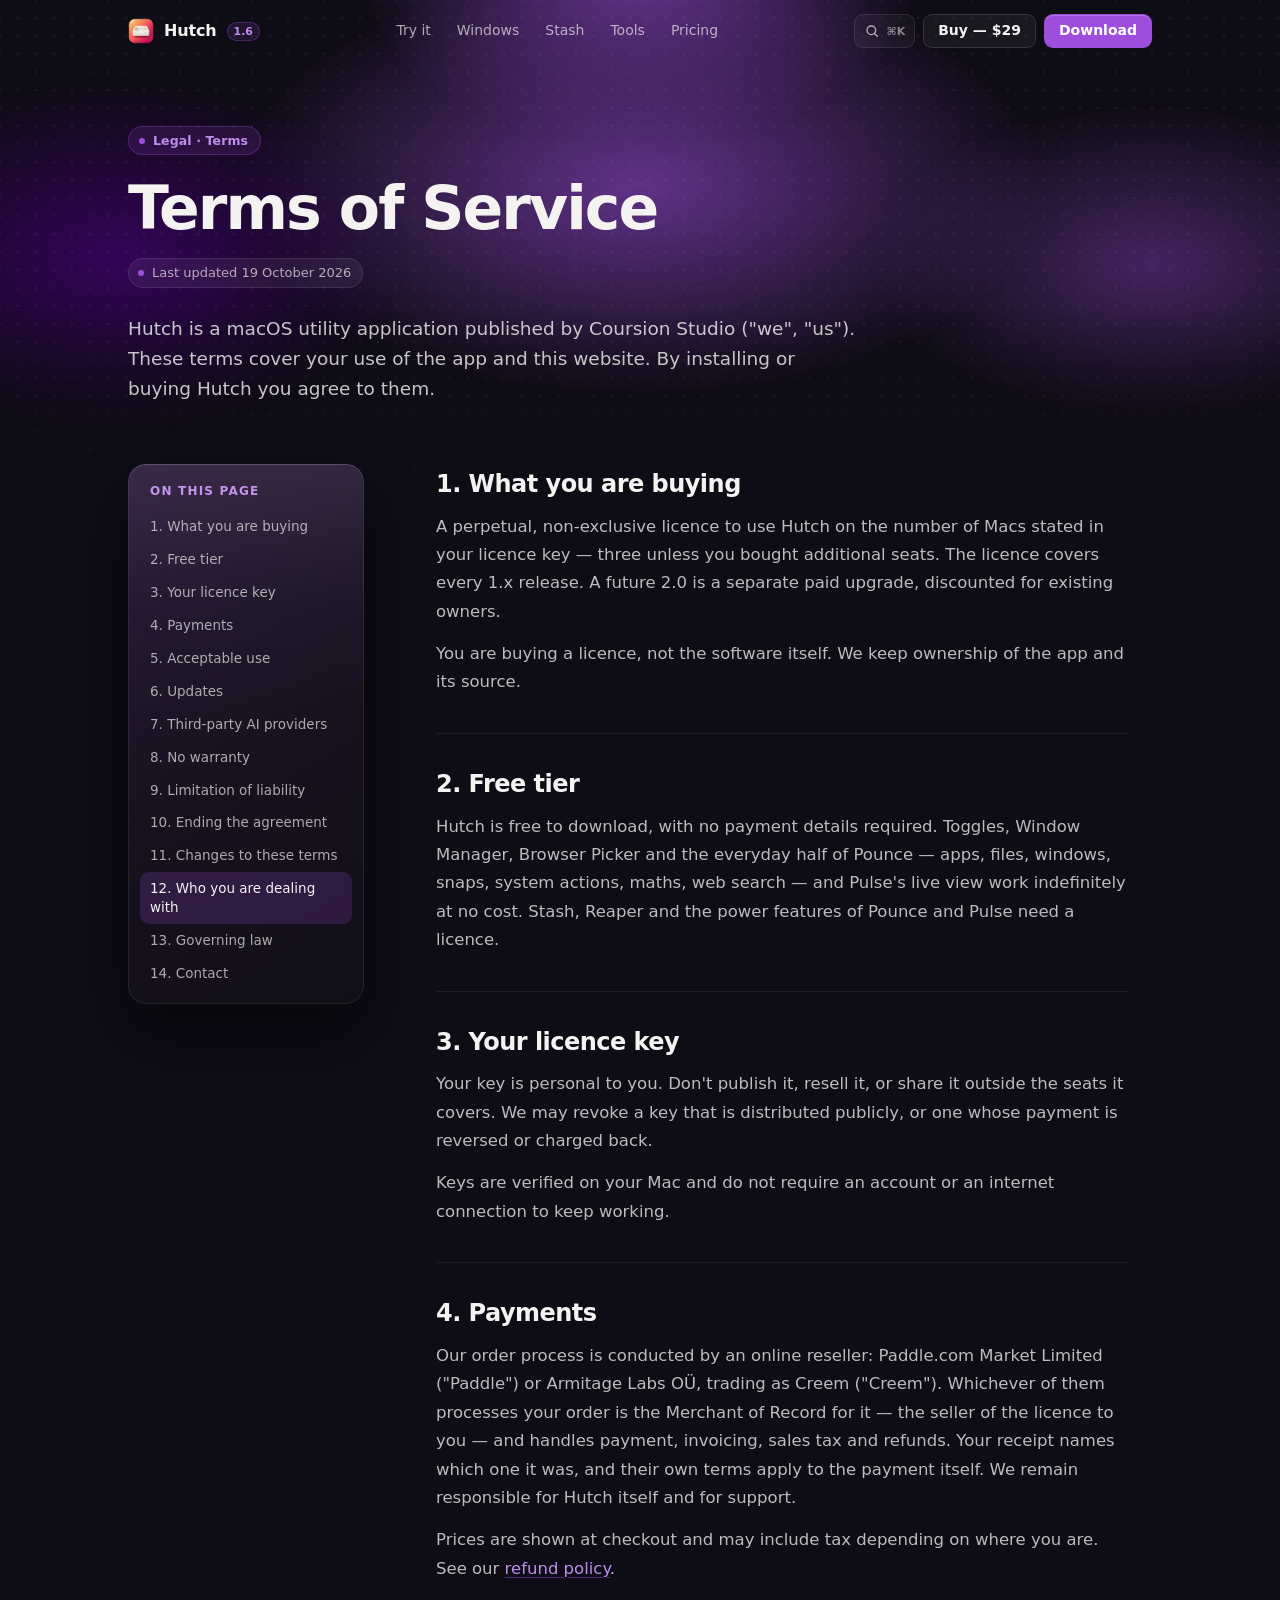
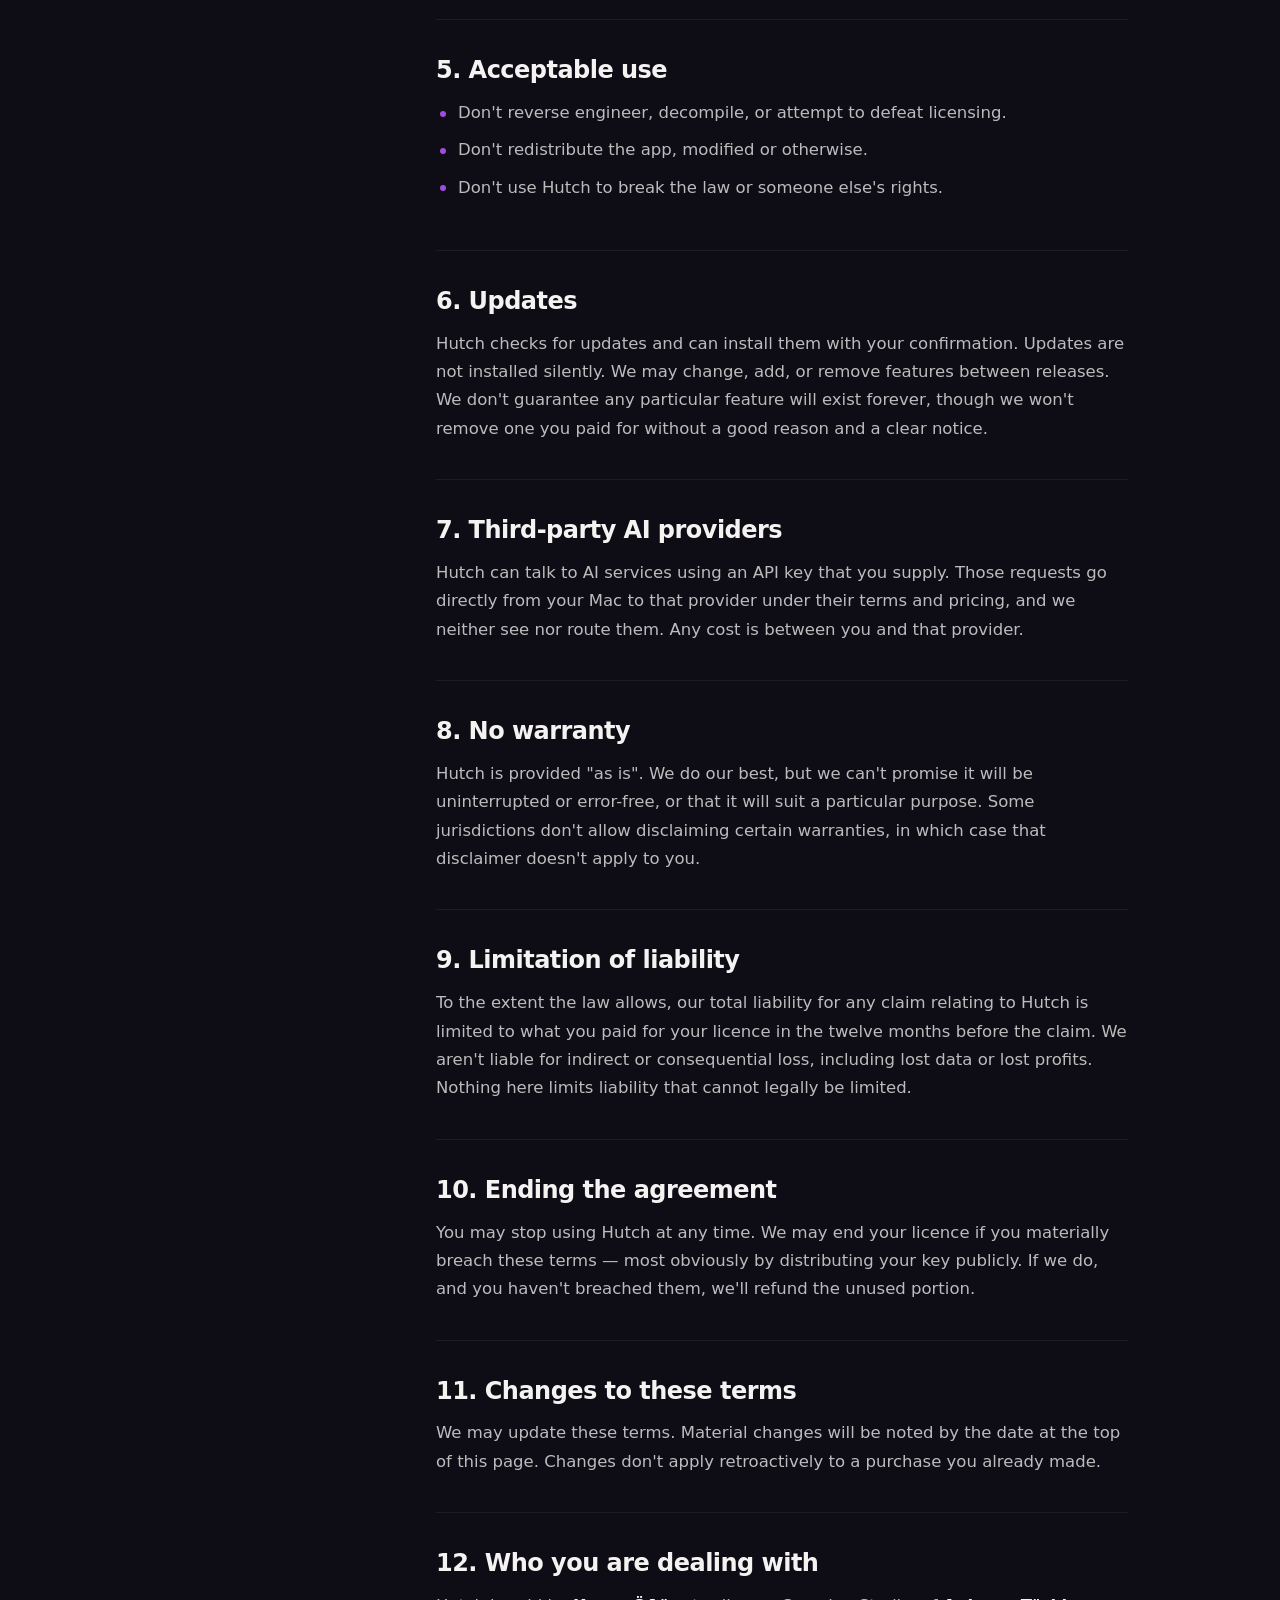
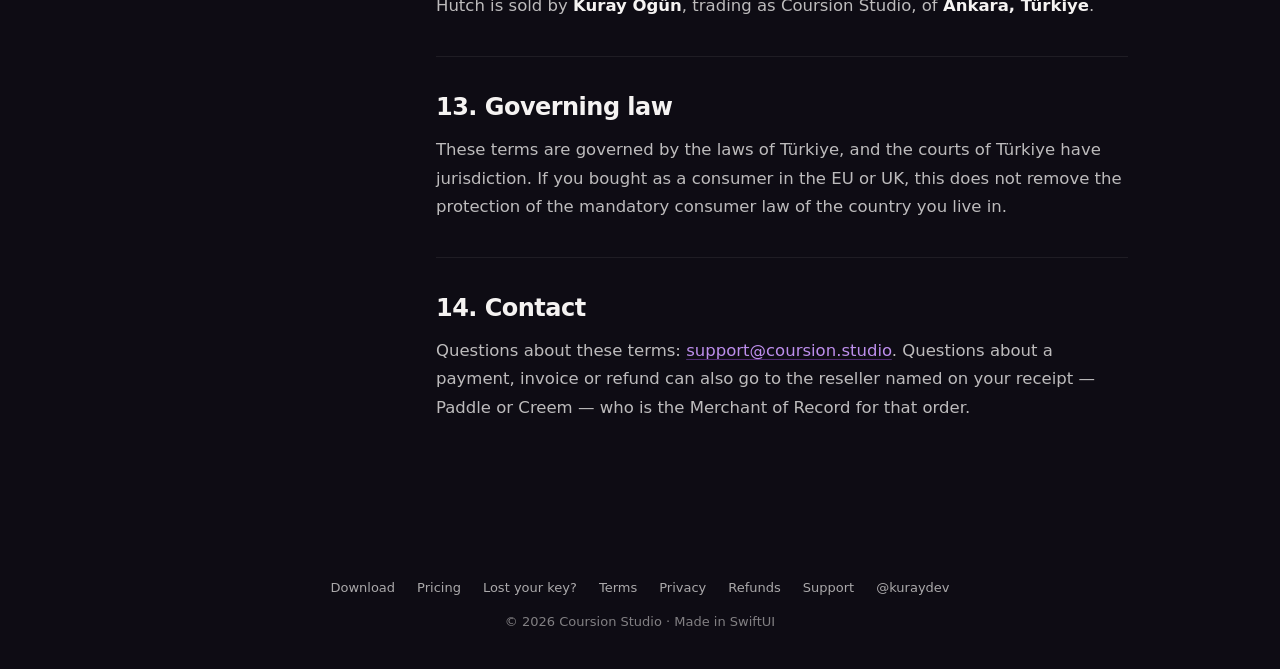
<file: terms.html>
<!doctype html>
<html lang="en">
<head>
  <meta charset="utf-8" />
  <meta name="viewport" content="width=device-width, initial-scale=1" />
  <title>Terms of Service — Hutch</title>
  <meta name="description" content="Terms of service for Hutch, a macOS utility app by Coursion Studio." />
  <link rel="icon" type="image/png" href="img/favicon.png" />
  <link rel="apple-touch-icon" href="icon.png" />
  <link rel="stylesheet" href="styles.css?v=d23c048adf" />
  <link rel="stylesheet" href="site.css?v=8bc684e233" />
  <meta name="theme-color" content="#0E0C14" />
  <script>document.documentElement.classList.add("js");window.__rv=setTimeout(function(){document.documentElement.classList.add("reveal-all")},4000);</script>
  <script defer src="site.js?v=d35542de1b"></script>
</head>
<body class="site page page-legal">
  <a class="skip" href="#main">Skip to content</a>
  <div class="bar js-bar">
    <div class="bar-in">
      <a class="bar-brand" href="index.html"><img src="img/hutch-icon.webp" alt="" width="26" height="26" /><span>Hutch</span></a>
      <a class="bar-ver" href="https://github.com/Coursion-Studio/hutch/releases/latest" aria-label="What's new in Hutch 1.6">1.6</a>
      <nav class="bar-nav js-bar-nav" aria-label="Main">
        <a href="index.html#try" data-spy="try">Try it</a>
        <a href="index.html#windows" data-spy="windows">Windows</a>
        <a href="index.html#stash" data-spy="stash">Stash</a>
        <a href="index.html#tools" data-spy="tools">Tools</a>
        <a href="pricing.html" data-spy="pricing">Pricing</a>
        <span class="bar-ink" aria-hidden="true"></span>
      </nav>
      <div class="bar-act">
        <button class="bar-k js-palette-open" type="button" aria-label="Search this site"><svg viewBox="0 0 24 24" fill="none" stroke="currentColor" stroke-width="2" stroke-linecap="round" aria-hidden="true"><circle cx="11" cy="11" r="6.5"/><path d="m16 16 4 4"/></svg><kbd>⌘K</kbd></button>
        <a class="bar-btn bar-buy" href="pricing.html">Buy — $29</a>
        <a class="bar-btn bar-get" href="https://polaris-backend-489776622782.europe-west1.run.app/dl/hutch" data-download>Download</a>
        <button class="bar-menu js-bar-menu" type="button" aria-expanded="false" aria-controls="bar-sheet" aria-label="Menu"><svg viewBox="0 0 24 24" fill="none" stroke="currentColor" stroke-width="2" stroke-linecap="round" aria-hidden="true"><path class="l1" d="M5 9h14"/><path class="l2" d="M5 15h14"/></svg></button>
      </div>
    </div>
    <div class="bar-sheet js-bar-sheet" id="bar-sheet" role="dialog" aria-modal="true" aria-label="Menu" hidden>
      <nav class="bar-sheet-nav" aria-label="Site">
        <a href="index.html#try" data-spy="try">Try it</a>
        <a href="index.html#windows" data-spy="windows">Windows</a>
        <a href="index.html#stash" data-spy="stash">Stash</a>
        <a href="index.html#tools" data-spy="tools">Tools</a>
        <a href="pricing.html" data-spy="pricing">Pricing</a>
      </nav>
      <div class="bar-sheet-act">
        <button class="bar-btn bar-sheet-k js-bar-search" type="button"><svg viewBox="0 0 24 24" fill="none" stroke="currentColor" stroke-width="2" stroke-linecap="round" aria-hidden="true"><circle cx="11" cy="11" r="6.5"/><path d="m16 16 4 4"/></svg><span>Search</span><kbd>⌘K</kbd></button>
        <a class="bar-btn bar-buy" href="pricing.html">Buy — $29</a>
      </div>
    </div>
  </div>
  <div class="bg"></div>
  <div class="page-stage reveal" aria-hidden="true"><div class="mesh"><i class="m1"></i><i class="m2"></i><i class="m3"></i><i class="m4"></i></div></div>

  <div class="container">
    <div class="bar-space" aria-hidden="true"></div>

    <main id="main" class="legal">
      <div class="legal-head reveal">
        <p class="page-pill rise"><span class="dot" aria-hidden="true"></span>Legal · Terms</p>
        <h1 class="rise" style="--d:.05s">Terms of Service</h1>
        <span class="updated rise" style="--d:.08s">Last updated 19 October 2026</span>
        <p class="lede rise" style="--d:.11s">Hutch is a macOS utility application published by Coursion Studio ("we", "us").
        These terms cover your use of the app and this website. By installing or
        buying Hutch you agree to them.</p>
      </div>

      <div class="legal-grid">
        <nav class="legal-toc glass" aria-label="On this page">
          <h2>On this page</h2>
          <ol class="plain">
          <li><a href="#1-what-you-are-buying">1. What you are buying</a></li>
          <li><a href="#2-free-tier">2. Free tier</a></li>
          <li><a href="#3-your-licence-key">3. Your licence key</a></li>
          <li><a href="#4-payments">4. Payments</a></li>
          <li><a href="#5-acceptable-use">5. Acceptable use</a></li>
          <li><a href="#6-updates">6. Updates</a></li>
          <li><a href="#7-third-party-ai-providers">7. Third-party AI providers</a></li>
          <li><a href="#8-no-warranty">8. No warranty</a></li>
          <li><a href="#9-limitation-of-liability">9. Limitation of liability</a></li>
          <li><a href="#10-ending-the-agreement">10. Ending the agreement</a></li>
          <li><a href="#11-changes-to-these-terms">11. Changes to these terms</a></li>
          <li><a href="#12-who-you-are-dealing-with">12. Who you are dealing with</a></li>
          <li><a href="#13-governing-law">13. Governing law</a></li>
          <li><a href="#14-contact">14. Contact</a></li>
          </ol>
        </nav>

        <div class="legal-copy">
        <section>
          <h2 id="1-what-you-are-buying">1. What you are buying</h2>

      <p>
        A perpetual, non-exclusive licence to use Hutch on the number of Macs
        stated in your licence key — three unless you bought additional seats. The
        licence covers every 1.x release. A future 2.0 is a separate paid
        upgrade, discounted for existing owners.
      </p>
      <p>
        You are buying a licence, not the software itself. We keep ownership of
        the app and its source.
      </p>
        </section>
        <section>
          <h2 id="2-free-tier">2. Free tier</h2>

      <p>
        Hutch is free to download, with no payment details required.
        Toggles, Window Manager, Browser Picker and the everyday half of
        Pounce — apps, files, windows, snaps, system actions, maths, web
        search — and Pulse's live view work indefinitely at no cost. Stash,
        Reaper and the power features of Pounce and Pulse need a licence.
      </p>
        </section>
        <section>
          <h2 id="3-your-licence-key">3. Your licence key</h2>

      <p>
        Your key is personal to you. Don't publish it, resell it, or share it
        outside the seats it covers. We may revoke a key that is distributed
        publicly, or one whose payment is reversed or charged back.
      </p>
      <p>
        Keys are verified on your Mac and do not require an account or an
        internet connection to keep working.
      </p>
        </section>
        <section>
          <h2 id="4-payments">4. Payments</h2>

      <p>
        Our order process is conducted by an online reseller: Paddle.com Market Limited ("Paddle") or Armitage Labs OÜ, trading as
        Creem ("Creem").
        Whichever of them processes your order is the Merchant of Record for it
        — the seller of the licence to you — and handles payment, invoicing,
        sales tax and refunds. Your receipt names which one it was, and their
        own terms apply to the payment itself. We remain responsible for Hutch
        itself and for support.
      </p>
      <p>
        Prices are shown at checkout and may include tax depending on where you
        are. See our <a href="refunds.html">refund policy</a>.
      </p>
        </section>
        <section>
          <h2 id="5-acceptable-use">5. Acceptable use</h2>

      <ul>
        <li>Don't reverse engineer, decompile, or attempt to defeat licensing.</li>
        <li>Don't redistribute the app, modified or otherwise.</li>
        <li>Don't use Hutch to break the law or someone else's rights.</li>
      </ul>
        </section>
        <section>
          <h2 id="6-updates">6. Updates</h2>

      <p>
        Hutch checks for updates and can install them with your confirmation.
        Updates are not installed silently. We may change, add, or remove
        features between releases. We don't guarantee any particular feature
        will exist forever, though we won't remove one you paid for without a
        good reason and a clear notice.
      </p>
        </section>
        <section>
          <h2 id="7-third-party-ai-providers">7. Third-party AI providers</h2>

      <p>
        Hutch can talk to AI services using an API key that you supply. Those
        requests go directly from your Mac to that provider under their terms
        and pricing, and we neither see nor route them. Any cost is between you
        and that provider.
      </p>
        </section>
        <section>
          <h2 id="8-no-warranty">8. No warranty</h2>

      <p>
        Hutch is provided "as is". We do our best, but we can't promise it will
        be uninterrupted or error-free, or that it will suit a particular
        purpose. Some jurisdictions don't allow disclaiming certain warranties,
        in which case that disclaimer doesn't apply to you.
      </p>
        </section>
        <section>
          <h2 id="9-limitation-of-liability">9. Limitation of liability</h2>

      <p>
        To the extent the law allows, our total liability for any claim relating
        to Hutch is limited to what you paid for your licence in the twelve
        months before the claim. We aren't liable for indirect or consequential
        loss, including lost data or lost profits. Nothing here limits liability
        that cannot legally be limited.
      </p>
        </section>
        <section>
          <h2 id="10-ending-the-agreement">10. Ending the agreement</h2>

      <p>
        You may stop using Hutch at any time. We may end your licence if you
        materially breach these terms — most obviously by distributing your key
        publicly. If we do, and you haven't breached them, we'll refund the
        unused portion.
      </p>
        </section>
        <section>
          <h2 id="11-changes-to-these-terms">11. Changes to these terms</h2>

      <p>
        We may update these terms. Material changes will be noted by the date at
        the top of this page. Changes don't apply retroactively to a purchase
        you already made.
      </p>
        </section>
        <section>
          <h2 id="12-who-you-are-dealing-with">12. Who you are dealing with</h2>

      <p>
        Hutch is sold by <strong>Kuray Öğün</strong>, trading as Coursion Studio, of
        <strong>Ankara, Türkiye</strong>.
      </p>
        </section>
        <section>
          <h2 id="13-governing-law">13. Governing law</h2>

      <p>
        These terms are governed by the laws of Türkiye, and the courts of
        Türkiye have jurisdiction. If you bought as a consumer in the EU or UK,
        this does not remove the protection of the mandatory consumer law of
        the country you live in.
      </p>
        </section>
        <section>
          <h2 id="14-contact">14. Contact</h2>

      <p>
        Questions about these terms:
        <a href="mailto:support@coursion.studio">support@coursion.studio</a>.
        Questions about a payment, invoice or refund can also go to the reseller
        named on your receipt — Paddle or Creem — who is the Merchant of Record
        for that order.
      </p>
        </section>
        </div>
      </div>
    </main>

    <footer>
      <div class="links">
        <a href="index.html#download">Download</a>
        <a href="pricing.html">Pricing</a>
        <a href="licence.html">Lost your key?</a>
        <a href="terms.html">Terms</a>
        <a href="privacy.html">Privacy</a>
        <a href="refunds.html">Refunds</a>
        <a href="mailto:support@coursion.studio">Support</a>
        <a href="https://x.com/kuraydev" target="_blank" rel="noopener">@kuraydev</a>
      </div>
      <div>© 2026 Coursion Studio · Made in SwiftUI</div>
    </footer>
  </div>
  <script>
    // Mark the section you're in. Cheap, and the only script these pages get.
    (function () {
      var links = [].slice.call(document.querySelectorAll('.legal-toc a'));
      if (!links.length || !window.IntersectionObserver) return;
      var byId = {};
      links.forEach(function (a) { byId[a.getAttribute('href').slice(1)] = a; });
      var io = new IntersectionObserver(function (entries) {
        entries.forEach(function (e) {
          if (!e.isIntersecting) return;
          links.forEach(function (a) { a.classList.remove('here'); });
          var a = byId[e.target.id];
          if (a) a.classList.add('here');
        });
      }, { rootMargin: '-10% 0px -70% 0px' });
      document.querySelectorAll('.legal-copy h2').forEach(function (h) { io.observe(h); });
    })();
  </script>
</body>
</html>
</file>
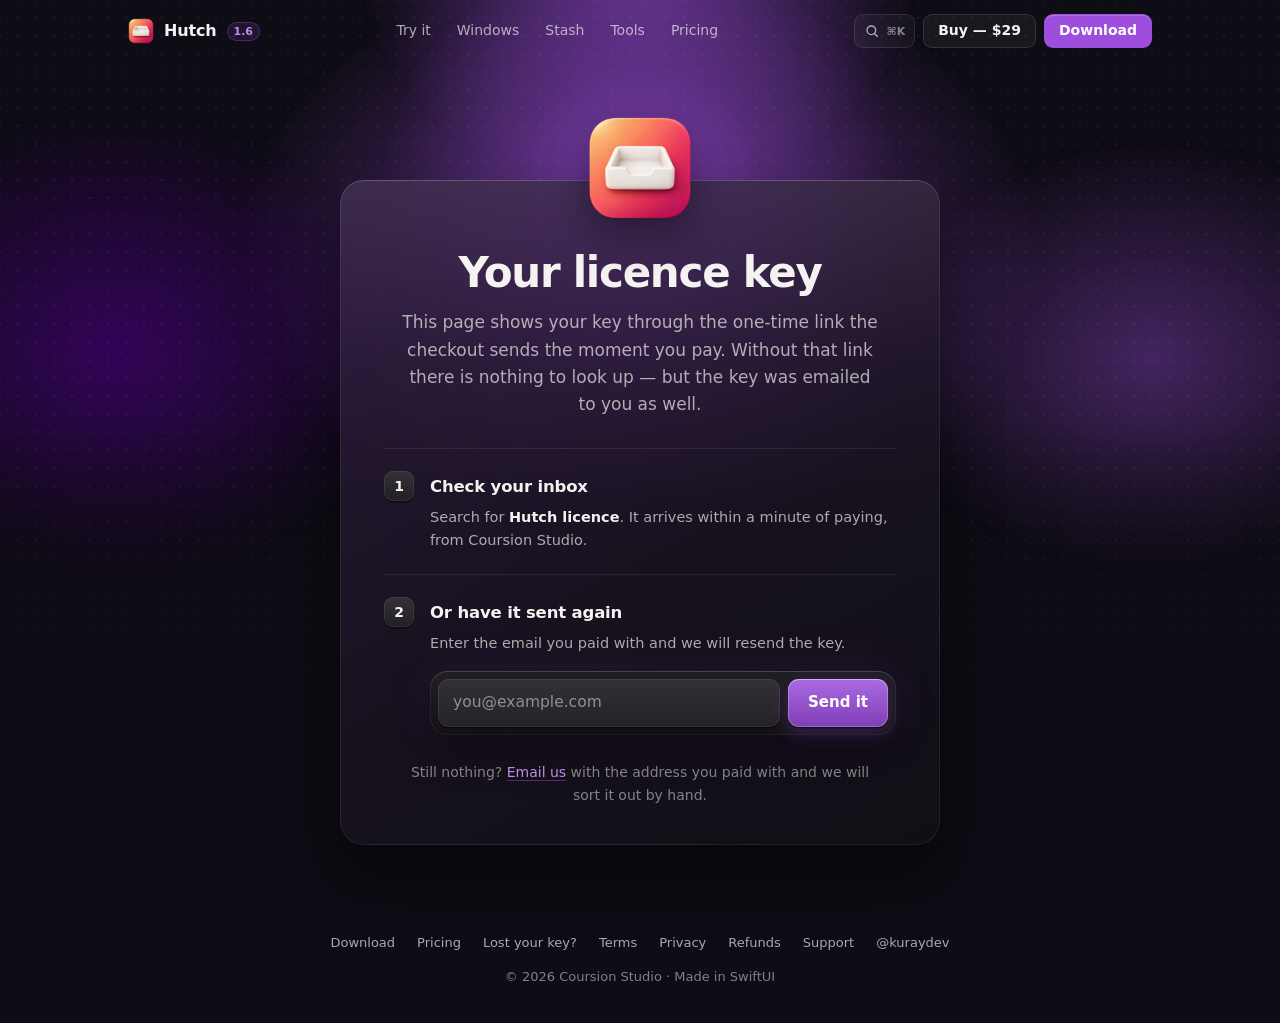
<file: thanks.html>
<!doctype html>
<html lang="en">
<head>
  <meta charset="utf-8" />
  <meta name="viewport" content="width=device-width, initial-scale=1" />
  <title>Thanks — Hutch</title>
  <meta name="description" content="Your Hutch licence key." />
  <meta name="robots" content="noindex" />
  <link rel="icon" type="image/png" href="img/favicon.png" />
  <link rel="apple-touch-icon" href="icon.png" />
  <link rel="stylesheet" href="styles.css?v=d23c048adf" />
  <link rel="stylesheet" href="site.css?v=8bc684e233" />
  <link rel="preload" as="image" href="img/hutch-icon.webp" />
  <meta name="theme-color" content="#0E0C14" />
  <script>document.documentElement.classList.add("js");window.__rv=setTimeout(function(){document.documentElement.classList.add("reveal-all")},4000);</script>
  <script defer src="site.js?v=d35542de1b"></script>
  <style>
    .claim [data-when] { display: none; }
    .claim[data-state="working"] [data-when~="working"],
    .claim[data-state="ready"]   [data-when~="ready"],
    .claim[data-state="missing"] [data-when~="missing"],
    .claim[data-state="error"]   [data-when~="error"] { display: block; }
    .claim[data-state="working"] .eyebrow-mark,
    .claim[data-state="ready"] .eyebrow-mark { display: inline-flex; }
  </style>
</head>
<body class="site page page-focus">
  <a class="skip" href="#claim">Skip to content</a>
  <div class="bar js-bar">
    <div class="bar-in">
      <a class="bar-brand" href="index.html"><img src="img/hutch-icon.webp" alt="" width="26" height="26" /><span>Hutch</span></a>
      <a class="bar-ver" href="https://github.com/Coursion-Studio/hutch/releases/latest" aria-label="What's new in Hutch 1.6">1.6</a>
      <nav class="bar-nav js-bar-nav" aria-label="Main">
        <a href="index.html#try" data-spy="try">Try it</a>
        <a href="index.html#windows" data-spy="windows">Windows</a>
        <a href="index.html#stash" data-spy="stash">Stash</a>
        <a href="index.html#tools" data-spy="tools">Tools</a>
        <a href="pricing.html" data-spy="pricing">Pricing</a>
        <span class="bar-ink" aria-hidden="true"></span>
      </nav>
      <div class="bar-act">
        <button class="bar-k js-palette-open" type="button" aria-label="Search this site"><svg viewBox="0 0 24 24" fill="none" stroke="currentColor" stroke-width="2" stroke-linecap="round" aria-hidden="true"><circle cx="11" cy="11" r="6.5"/><path d="m16 16 4 4"/></svg><kbd>⌘K</kbd></button>
        <a class="bar-btn bar-buy" href="pricing.html">Buy — $29</a>
        <a class="bar-btn bar-get" href="https://polaris-backend-489776622782.europe-west1.run.app/dl/hutch" data-download>Download</a>
        <button class="bar-menu js-bar-menu" type="button" aria-expanded="false" aria-controls="bar-sheet" aria-label="Menu"><svg viewBox="0 0 24 24" fill="none" stroke="currentColor" stroke-width="2" stroke-linecap="round" aria-hidden="true"><path class="l1" d="M5 9h14"/><path class="l2" d="M5 15h14"/></svg></button>
      </div>
    </div>
    <div class="bar-sheet js-bar-sheet" id="bar-sheet" role="dialog" aria-modal="true" aria-label="Menu" hidden>
      <nav class="bar-sheet-nav" aria-label="Site">
        <a href="index.html#try" data-spy="try">Try it</a>
        <a href="index.html#windows" data-spy="windows">Windows</a>
        <a href="index.html#stash" data-spy="stash">Stash</a>
        <a href="index.html#tools" data-spy="tools">Tools</a>
        <a href="pricing.html" data-spy="pricing">Pricing</a>
      </nav>
      <div class="bar-sheet-act">
        <button class="bar-btn bar-sheet-k js-bar-search" type="button"><svg viewBox="0 0 24 24" fill="none" stroke="currentColor" stroke-width="2" stroke-linecap="round" aria-hidden="true"><circle cx="11" cy="11" r="6.5"/><path d="m16 16 4 4"/></svg><span>Search</span><kbd>⌘K</kbd></button>
        <a class="bar-btn bar-buy" href="pricing.html">Buy — $29</a>
      </div>
    </div>
  </div>
  <div class="bg"></div>
  <div class="page-stage reveal" aria-hidden="true"><div class="mesh"><i class="m1"></i><i class="m2"></i><i class="m3"></i><i class="m4"></i></div></div>

  <div class="container">
    <div class="bar-space" aria-hidden="true"></div>

    <main id="claim" class="claim focus reveal" data-state="working">
      <div class="focus-glow" aria-hidden="true"></div>
      <img class="focus-icon rise" src="img/hutch-icon.webp" alt="" width="108" height="108" />
      <div class="focus-card glass rise" style="--d:.06s">
        <p class="eyebrow-mark page-pill" data-when="working ready">
          <span class="dot" aria-hidden="true"></span>Payment received
        </p>

        <div data-when="working">
          <h1>Thanks for buying Hutch</h1>
          <p class="sub" role="status" aria-live="polite" id="working-note">
            Preparing your licence key. This takes a few seconds.
          </p>
        </div>

        <div data-when="ready">
          <h1>Thanks for buying Hutch</h1>
          <p class="sub">Here is your licence key. A copy is on its way to your inbox.</p>

          <div class="key-block">
            <p class="key-label">Your licence key</p>
            <div class="keycap-field">
              <textarea id="claim-key" readonly rows="3" spellcheck="false" wrap="soft"
                        aria-label="Your Hutch licence key"></textarea>
              <button class="keycap-btn" id="claim-copy" type="button">Copy</button>
            </div>
          </div>

          <ol class="steps">
            <li><span>Open Hutch. If you have not installed it yet, the download link is in your email, or <a href="index.html#download">download it here</a>.</span></li>
            <li><span>Go to <strong>Settings → Licence</strong>.</span></li>
            <li><span>Paste the key and activate. Your licence covers more than one Mac.</span></li>
          </ol>
        </div>

        <div data-when="missing">
          <h1>Your licence key</h1>
          <p class="sub">
            This page shows your key through the one-time link the checkout sends
            the moment you pay. Without that link there is nothing to look up — but
            the key was emailed to you as well.
          </p>

          <div class="routes">
            <div class="route">
              <span class="route-mark" aria-hidden="true">1</span>
              <div>
                <h2>Check your inbox</h2>
                <p>Search for <strong>Hutch licence</strong>. It arrives within a minute of paying, from Coursion Studio.</p>
              </div>
            </div>
            <div class="route">
              <span class="route-mark" aria-hidden="true">2</span>
              <div>
                <h2>Or have it sent again</h2>
                <p>Enter the email you paid with and we will resend the key.</p>
                <form class="keycap-field resend-field" id="resend-form">
                  <input type="email" required autocomplete="email" spellcheck="false"
                         placeholder="you@example.com" aria-label="The email you paid with" />
                  <button class="keycap-btn" type="submit">Send it</button>
                </form>
                <p class="resend-status" id="resend-status" role="status" aria-live="polite"></p>
              </div>
            </div>
          </div>

          <p class="aside">
            Still nothing? <a href="mailto:support@coursion.studio">Email us</a> with the
            address you paid with and we will sort it out by hand.
          </p>
        </div>

        <div data-when="error">
          <h1 id="error-title">We could not fetch your key</h1>
          <p class="sub" id="error-note"></p>
          <p class="cta-row">
            <a class="btn primary" href="licence.html">Email me my key again</a>
            <a class="btn outline" href="mailto:support@coursion.studio">Email support</a>
          </p>
        </div>
      </div>

      <p class="aside" data-when="ready working">
        Keep the key somewhere safe — you can always ask for it again from the
        <a href="licence.html">lost key page</a>. Something wrong?
        <a href="mailto:support@coursion.studio">Email us</a> and we will sort it out.
      </p>
    </main>

    <footer>
      <div class="links">
        <a href="index.html#download">Download</a>
        <a href="pricing.html">Pricing</a>
        <a href="licence.html">Lost your key?</a>
        <a href="terms.html">Terms</a>
        <a href="privacy.html">Privacy</a>
        <a href="refunds.html">Refunds</a>
        <a href="mailto:support@coursion.studio">Support</a>
        <a href="https://x.com/kuraydev" target="_blank" rel="noopener">@kuraydev</a>
      </div>
      <div>© 2026 Coursion Studio · Made in SwiftUI</div>
    </footer>
  </div>

  <script src="licence.js?v=e1424c0258"></script>
</body>
</html>
</file>
<file: styles.css>
/* ─── Hutch landing — theme mirrors UI/Theme/DS.swift ─── */

:root {
  /* Warm-neutral near-black. The old palette was three purples with a coral
     on top — "AI purple" is the single loudest tell of a generated design,
     and it fought the app's own coral. One hue family, one accent. */
  --ink-900: #0B0A0C;   /* page */
  --ink-850: #100E11;   /* raised */
  --ink-800: #161418;   /* card */
  --ink-700: #1F1C22;   /* card, hovered */

  --text-primary:   #F5F3F2;
  --text-secondary: rgba(245, 243, 242, 0.62);
  --text-tertiary:  rgba(245, 243, 242, 0.40);
  --text-quaternary:rgba(245, 243, 242, 0.26);

  /* Hairlines do the structural work that glass cards were doing. */
  --rule:        rgba(245, 243, 242, 0.09);
  --rule-strong: rgba(245, 243, 242, 0.16);

  --card-fill:        rgba(245, 243, 242, 0.028);
  --card-fill-strong: rgba(245, 243, 242, 0.05);
  --card-stroke:      var(--rule);

  /* The one accent. Everything else is ink. */
  --accent:      #FF7A59;
  --accent-dim:  #C9573A;
  --accent-wash: rgba(255, 122, 89, 0.11);

  /* Kept so older rules don't break while the page is converted. */
  --hutch-coral:  #FF7A59;
  --hutch-pink:   #FF7A59;
  --hutch-purple: #FF7A59;
  --hutch-blue:   #FF7A59;
  --hutch-warm:   #FF8A66;
  --hutch-rose:   #FF7A59;
  --bg-top: var(--ink-900);
  --bg-mid: var(--ink-850);
  --bg-bottom: var(--ink-900);
  --brand-gradient: none;
  --brand-gradient-diag: none;
  --brand-soft: var(--accent-wash);

  --sans: -apple-system, BlinkMacSystemFont, "SF Pro Display", "SF Pro Text",
          "Inter", system-ui, sans-serif;
  /* `ui-monospace` FIRST, because it is the only entry that reliably resolves
     to the same face the app draws with (SF Mono, which macOS exposes to apps
     as .AppleSystemUIFontMonospaced but does not publish as an installable
     family). Naming "Berkeley Mono" ahead of it meant that on any Mac without
     Berkeley Mono — which is most of them, including the one this was designed
     on — the stack fell through "SF Mono" (not a resolvable family name
     either) and landed on Menlo. The site was rendering Menlo while the app
     rendered SF Mono, which is exactly the mismatch this token existed to
     prevent. */
  --mono: ui-monospace, SFMono-Regular, "SF Mono", Menlo, monospace;

  /* Squarer than the template default. 999px pills everywhere is the other
     big tell; drawers have corners. */
  --radius-card: 10px;
  --radius-btn:  8px;
}

* { box-sizing: border-box; }

html, body {
  margin: 0;
  padding: 0;
  overflow-x: hidden;
  background: var(--bg-top);
  color: var(--text-primary);
  font-family: var(--sans);
  font-size: 16px;
  line-height: 1.55;
  -webkit-font-smoothing: antialiased;
  -moz-osx-font-smoothing: grayscale;
}

/* ─── background: gradient + soft colored blooms ─── */

.bg {
  position: fixed;
  inset: 0;
  z-index: -1;
  background:
    /* A single warm light from top-left, as if the drawer is lit from one
       side. Three coloured radials read as decoration; one reads as light. */
    radial-gradient(120% 80% at 8% -10%, rgba(255, 122, 89, 0.10), transparent 60%),
    var(--p-page, var(--ink-900));
}
/* Film grain. Flat dark backgrounds look plastic without it; this is the
   cheapest way to make a screen feel like a material. */
.bg::after {
  content: "";
  position: absolute;
  inset: 0;
  opacity: 0.035;
  pointer-events: none;
  background-image: url("data:image/svg+xml,%3Csvg xmlns='http://www.w3.org/2000/svg' width='140' height='140'%3E%3Cfilter id='n'%3E%3CfeTurbulence type='fractalNoise' baseFrequency='0.85' numOctaves='3'/%3E%3C/filter%3E%3Crect width='140' height='140' filter='url(%23n)'/%3E%3C/svg%3E");
}

/* ─── layout ─── */

.container {
  max-width: 1080px;
  margin: 0 auto;
  padding: 0 28px;
}

nav.top {
  display: flex;
  align-items: center;
  justify-content: space-between;
  padding: 22px 0 8px;
}

nav.top .brand {
  display: flex;
  align-items: center;
  gap: 10px;
  font-weight: 600;
  letter-spacing: -0.01em;
}

nav.top .brand img {
  width: 26px;
  height: 26px;
  border-radius: 6px;
}

nav.top .links {
  display: flex;
  gap: 22px;
}

nav.top a {
  color: var(--text-secondary);
  text-decoration: none;
  font-size: 14px;
  font-weight: 500;
  transition: color 0.15s;
}
nav.top a:hover { color: var(--text-primary); }

/* ─── hero ─── */

.hero {
  /* Left-aligned. Centring every element is what makes a page read as a
     template: nothing leads the eye, and the ragged right edge of centred
     body copy is hard to read at this width.

     Two columns, and deliberately uneven — the copy gets the wider one and the
     live launcher sits in the space a centred layout wasted. */
  text-align: left;
  display: grid;
  grid-template-columns: minmax(0, 1.16fr) minmax(0, 0.84fr);
  align-items: center;
  gap: 56px;
  padding: 76px 0 60px;
}

.hero-copy { min-width: 0; max-width: 600px; }


.hero .app-icon {
  display: block;
  width: 112px;
  height: 112px;
  border-radius: 24px;
  margin: 0 auto 28px;
  filter: drop-shadow(0 16px 40px rgba(255, 122, 89, 0.38))
          drop-shadow(0 4px 12px rgba(0, 0, 0, 0.4));
}

.hero .eyebrow {
  /* Monospace, not letterspaced all-caps. The tracked-out uppercase eyebrow is
     template shorthand; mono reads like a catalogue label and belongs to a
     keyboard-driven app. */
  font-family: var(--mono);
  font-size: 12px;
  font-weight: 500;
  letter-spacing: 0;
  text-transform: none;
  color: var(--accent);
  margin-bottom: 18px;
  display: inline-flex;
  align-items: center;
  gap: 9px;
}
.eyebrow::before {
  content: "";
  width: 22px;
  height: 1px;
  background: currentColor;
  opacity: 0.5;
}

.hero h1 {
  font-size: clamp(38px, 4.2vw, 58px);
  font-weight: 640;
  letter-spacing: -0.034em;   /* tighter — display sizes need it */
  line-height: 1.04;
  margin: 0 0 22px;
  text-wrap: balance;
}

/* Second copy of this rule lived further down the file and would have won
   the cascade — with --brand-gradient now `none`, `color: transparent` plus a
   clipped background renders the word invisible. */
.hero h1 .grad {
  color: var(--text-primary);
  background: none;
  position: relative;
  white-space: nowrap;
}

.hero p.sub {
  font-size: 17.5px;
  line-height: 1.6;
  color: var(--text-secondary);
  max-width: 560px;
  margin: 0 0 36px;
}

/* ─── CTA grid: brew install (left) + download (right) ─── */

.cta-grid {
  display: grid;
  grid-template-columns: minmax(0, 1fr) auto;
  gap: 12px;
  align-items: stretch;
  max-width: 680px;
  margin: 0 auto;
}

.install-cmd {
  display: flex;
  align-items: center;
  gap: 10px;
  padding: 0 12px 0 14px;
  background: rgba(255, 255, 255, 0.05);
  border: 1px solid rgba(255, 255, 255, 0.10);
  border-radius: var(--radius-btn);
  font-family: var(--mono);
  font-size: 13px;
  text-align: left;
  min-width: 0;
  overflow: hidden;
  height: 48px;
  transition: border-color 0.2s ease, background 0.2s ease;
}

.install-cmd:hover {
  border-color: rgba(255, 255, 255, 0.18);
  background: rgba(255, 255, 255, 0.07);
}

.install-cmd .prompt {
  color: var(--text-tertiary);
  flex-shrink: 0;
  font-weight: 600;
}

.install-cmd code {
  color: var(--text-primary);
  flex: 1;
  overflow: hidden;
  text-overflow: ellipsis;
  white-space: nowrap;
}

.copy-btn {
  flex-shrink: 0;
  padding: 6px 12px;
  font-size: 12px;
  font-weight: 600;
  letter-spacing: 0.2px;
  color: var(--text-primary);
  background: rgba(255, 255, 255, 0.06);
  border: 1px solid rgba(255, 255, 255, 0.14);
  border-radius: 7px;
  cursor: pointer;
  font-family: inherit;
  transition: background 0.15s ease, border-color 0.15s ease, color 0.15s ease;
}

.copy-btn:hover {
  background: rgba(255, 255, 255, 0.12);
  border-color: rgba(255, 255, 255, 0.24);
}

.copy-btn.copied {
  color: #6EE7B7;
  border-color: rgba(110, 231, 183, 0.4);
  background: rgba(110, 231, 183, 0.08);
}

/* Single-CTA variant — used while downloads are paused. */
.cta-grid.single {
  grid-template-columns: auto;
  justify-content: center;
  max-width: none;
}

@media (max-width: 560px) {
  .cta-grid {
    grid-template-columns: 1fr;
  }
}

/* ─── email forms ─── */

.signup {
  display: flex;
  gap: 10px;
  justify-content: flex-start;
  flex-wrap: wrap;
  max-width: 470px;
  margin: 0;
}

.signup-field {
  flex: 1 1 260px;
  min-width: 0;
  height: 48px;
  padding: 0 16px;
  color: var(--text-primary);
  background: rgba(255, 255, 255, 0.05);
  border: 1px solid rgba(255, 255, 255, 0.12);
  border-radius: var(--radius-btn);
  font-family: inherit;
  font-size: 14px;
  transition: border-color 0.15s ease, background 0.15s ease;
}

.signup-field::placeholder { color: var(--text-tertiary); }

.signup-field:focus {
  outline: none;
  border-color: rgba(255, 122, 89, 0.55);
  background: rgba(255, 255, 255, 0.08);
}

.signup .btn {
  height: 48px;
  padding: 0 22px;
  border: none;
  font-family: inherit;
}

.signup-status {
  margin: 14px auto 0;
  font-size: 13px;
  text-align: center;
}
.signup-status.ok    { color: #6EE7B7; }
.signup-status.error { color: #FCA5A5; }

/* ─── hero facts strip ─── */

/* Four claims, four cards.
   They were welded into one bar with 2px seams, which made them read as a
   single row of table cells — four facts about different things, presented as
   though they were one thing. Separated, each gets its own weight, and the two
   with a number lead with it. */
.facts {
  display: grid;
  grid-template-columns: repeat(4, minmax(0, 1fr));
  gap: 12px;
  margin: 22px auto 0;
  padding: 0;
  max-width: 940px;
  list-style: none;
}

.facts li {
  display: flex;
  flex-direction: column;
  align-items: flex-start;
  gap: 3px;
  padding: 18px 18px 16px;
  border: 1px solid var(--rule);
  border-radius: var(--radius-card);
  background: var(--p-panel);
  transition: border-color 0.2s ease, background 0.2s ease, transform 0.2s ease;
}
.facts li:hover {
  border-color: color-mix(in srgb, var(--accent) 34%, transparent);
  background: rgb(255 255 255 / 0.035);
}

.fact-i {
  width: 30px;
  height: 30px;
  display: grid;
  place-items: center;
  margin-bottom: 9px;
  border-radius: 8px;
  border: 1px solid var(--rule);
  color: var(--accent);
}
.fact-i svg { width: 15px; height: 15px; display: block; }

.facts strong {
  font-size: 15px;
  font-weight: 600;
  letter-spacing: -0.015em;
  color: var(--text-primary);
}
/* The number is the claim; the noun after it is just the unit. */
.facts strong b {
  font-family: var(--mono);
  font-size: 19px;
  font-weight: 600;
  color: var(--accent);
  margin-right: 2px;
  letter-spacing: -0.02em;
}
.facts em {
  font-style: normal;
  font-size: 12.5px;
  line-height: 1.4;
  color: var(--text-secondary);
}

/* Glass fills and lifts them; Ledger rules them. */
html[data-style="glass"] .facts li {
  border-radius: 14px;
  border-color: rgb(255 255 255 / 0.13);
  background: linear-gradient(180deg, rgb(255 255 255 / 0.08), rgb(255 255 255 / 0.02));
}
html[data-style="glass"] .facts li:hover { transform: translateY(-2px); }
html[data-style="glass"] .fact-i {
  border-color: transparent;
  color: #fff;
  background: linear-gradient(135deg, var(--accent),
              color-mix(in srgb, var(--accent) 58%, transparent));
  box-shadow: 0 4px 10px color-mix(in srgb, var(--accent) 30%, transparent);
}
html[data-style="glass"] .facts strong b { font-family: var(--sans); }

@media (prefers-reduced-motion: reduce) {
  .facts li, html[data-style="glass"] .facts li:hover { transition: none; transform: none; }
}

@media (max-width: 900px) {
  .facts { grid-template-columns: repeat(2, minmax(0, 1fr)); }
}

@media (max-width: 520px) {
  .facts { grid-template-columns: 1fr; }
}

/* ─── success modal ─── */

.modal-backdrop {
  position: fixed;
  inset: 0;
  z-index: 50;
  display: grid;
  place-items: center;
  padding: 24px;
  background: rgba(8, 5, 16, 0.62);
  -webkit-backdrop-filter: blur(10px);
  backdrop-filter: blur(10px);
  opacity: 0;
  transition: opacity 0.18s ease;
}

/* `hidden` sets `display: none` from the UA stylesheet — and any `display`
   in an author rule beats it. This one says `display: grid`, so the closed
   backdrop stayed in the layout: invisible at opacity 0, still covering the
   viewport at z-index 50, and swallowing every click on the page. The theme
   picker, the style buttons and the email field were all unreachable. */
.modal-backdrop[hidden] { display: none; }

.modal-backdrop.is-open { opacity: 1; }

.modal {
  width: min(400px, 100%);
  padding: 32px 28px 26px;
  text-align: center;
  background:
var(--ink-800);
  border: 1px solid var(--rule);
  border-radius: var(--radius-card);
  box-shadow:
    0 30px 70px rgba(0, 0, 0, 0.55),
    0 0 0 1px rgba(255, 255, 255, 0.04);
  transform: translateY(10px) scale(0.97);
  transition: transform 0.22s cubic-bezier(0.2, 0.9, 0.3, 1.2);
}

.modal-backdrop.is-open .modal { transform: translateY(0) scale(1); }

.modal-badge {
  width: 56px;
  height: 56px;
  margin: 0 auto 18px;
  display: grid;
  place-items: center;
  color: var(--accent);
  border-radius: 50%;
  background: var(--accent-wash);
  border: 1px solid rgba(255, 122, 89, 0.3);
  box-shadow: none;
}

.modal-badge svg { width: 26px; height: 26px; }

.modal h3 {
  margin: 0 0 8px;
  font-size: 20px;
  font-weight: 700;
  letter-spacing: -0.02em;
}

.modal p {
  margin: 0 0 22px;
  font-size: 14px;
  line-height: 1.5;
  color: var(--text-secondary);
}

.modal .btn { width: 100%; justify-content: center; }

@media (prefers-reduced-motion: reduce) {
  .modal-backdrop, .modal { transition: none; }
}

/* ─── buttons ─── */

.btn {
  display: inline-flex;
  align-items: center;
  gap: 10px;
  padding: 14px 22px;
  border-radius: var(--radius-btn);
  font-size: 14px;
  font-weight: 600;
  text-decoration: none;
  color: #fff;
  border: 1px solid rgba(255, 255, 255, 0.22);
  cursor: pointer;
  transition: transform 0.12s ease, opacity 0.12s ease;
}

.btn.primary {
  /* Solid, not a diagonal gradient with two coloured glows under it. A button
     that glows in two hues reads as decoration; this reads as a control. */
  background: var(--accent);
  color: #1A0B06;
  font-weight: 600;
  border: 1px solid rgba(0, 0, 0, 0.2);
  box-shadow: 0 1px 0 rgba(255, 255, 255, 0.22) inset;
}
.btn.primary:hover { background: #FF8A6C; }
.btn.primary:hover { transform: translateY(-1px); }
.btn.primary:active { transform: translateY(0) scale(0.98); }

.btn.outline {
  background: rgba(255, 255, 255, 0.05);
  border-color: rgba(255, 255, 255, 0.12);
  color: rgba(255, 255, 255, 0.9);
}
.btn.outline:hover { background: rgba(255, 255, 255, 0.09); }

/* Match the install-cmd row height when the button is paired in the CTA grid. */
.cta-grid .btn {
  height: 48px;
  padding: 0 22px;
}

/* ─── section headers ─── */

.section-label {
  font-family: var(--mono);
  font-size: 12px;
  font-weight: 500;
  letter-spacing: 0;
  text-transform: none;
  color: var(--accent);
  margin-bottom: 12px;
  display: inline-flex;
  align-items: center;
  gap: 9px;
}
.section-label::before {
  content: "";
  width: 22px;
  height: 1px;
  background: currentColor;
  opacity: 0.5;
}

section h2 {
  font-size: clamp(28px, 4vw, 36px);
  font-weight: 700;
  letter-spacing: -0.02em;
  margin: 0 0 8px;
}

section p.lede {
  color: var(--text-secondary);
  margin: 0 0 32px;
  max-width: 620px;
}

section {
  padding: 64px 0;
}

section.tight { padding: 40px 0; }

hr.sep {
  border: 0;
  height: 1px;
  background: var(--card-stroke);
  margin: 0;
}

/* ─── card grids ───
   Catalogue entries, not floating glass. Seven rainbow-gradient tiles with
   coloured drop-glows and a lift-on-hover was the single loudest generic tell
   on the page; these are ruled cells that share one accent and hold still. */

.grid {
  display: grid;
  gap: 0;
  grid-template-columns: repeat(auto-fit, minmax(280px, 1fr));
  border-top: 1px solid var(--rule);
}

.card {
  position: relative;
  background: none;
  border: 0;
  border-bottom: 1px solid var(--rule);
  border-right: 1px solid var(--rule);
  border-radius: 0;
  padding: 26px 28px 28px;
  transition: background 0.2s ease;
}

/* No dangling right-hand rule on the last column, whatever the column count. */
.grid > .card:nth-child(1) { border-left: 1px solid var(--rule); }
.card:hover { background: rgba(255, 255, 255, 0.018); }

.card .tile {
  width: 30px;
  height: 30px;
  border-radius: 6px;
  display: grid;
  place-items: center;
  margin-bottom: 18px;
  background: none;
  border: 1px solid var(--rule);
  color: var(--text-secondary);
  box-shadow: none;
  transition: color 0.2s ease, border-color 0.2s ease;
}

.card .tile svg { width: 16px; height: 16px; display: block; }

.card:hover .tile {
  color: var(--accent);
  border-color: rgba(255, 122, 89, 0.38);
  transform: none;
}

/* The colour variants stay in the markup but resolve to one ink. Identity
   comes from the glyph and the name, not from seven competing hues. */
.tile.c-coral, .tile.c-violet, .tile.c-pink, .tile.c-amber,
.tile.c-teal, .tile.c-blue, .tile.c-green { background: none; }

@media (prefers-reduced-motion: reduce) {
  .card, .card .tile { transition: none !important; }
}

.card h3 {
  font-size: 16px;
  margin: 0 0 6px;
  font-weight: 600;
  letter-spacing: -0.01em;
}

.card p {
  margin: 0;
  color: var(--text-secondary);
  font-size: 14px;
  line-height: 1.5;
}

.card ul.pills {
  margin-top: 14px;
}

/* Pills (compact feature tags under copy)
   Twelve floating capsules read as tag soup and say nothing about hierarchy.
   As a ruled two-column index they read as an inventory — which is what they
   are, and what the product is.

   One rule rather than two: the capsule version was still sitting underneath,
   which is the only reason the grid needed `!important` to win. */
.pills {
  list-style: none;
  padding: 0;
  margin: 0;
  display: grid;
  grid-template-columns: repeat(2, minmax(0, 1fr));
  gap: 0 28px;
  border-top: 1px solid var(--rule);
}
.pills li {
  font-family: var(--mono);
  font-size: 12.5px;
  font-weight: 400;
  padding: 9px 0;
  border-radius: 0;
  color: var(--text-secondary);
  background: none;
  border: none;
  border-bottom: 1px solid var(--rule);
  display: flex;
  align-items: center;
  gap: 9px;
}
.pills li::before {
  content: "";
  width: 4px;
  height: 4px;
  flex: none;
  border-radius: 1px;
  background: var(--accent);
  opacity: 0.75;
}
@media (max-width: 620px) { .pills { grid-template-columns: 1fr; } }

.why-grid {
  grid-template-columns: repeat(4, minmax(0, 1fr));
}

@media (max-width: 720px) {
  .why-grid {
    grid-template-columns: repeat(2, minmax(0, 1fr));
  }
}

@media (max-width: 420px) {
  .why-grid {
    grid-template-columns: 1fr;
  }
}

/* ─── footer ─── */

footer {
  padding: 48px 0 36px;
  color: var(--text-tertiary);
  font-size: 13px;
  text-align: center;
}

footer .links {
  display: flex;
  justify-content: center;
  gap: 22px;
  margin-bottom: 14px;
}

footer a {
  color: var(--text-secondary);
  text-decoration: none;
}
footer a:hover { color: var(--text-primary); }

/* ─── system requirement note ─── */

.req-note {
  text-align: left;
  color: var(--text-tertiary);
  font-size: 13px;
  margin: 20px 0 0;
}

kbd.key {
  display: inline-block;
  min-width: 1.55em;
  padding: 2px 6px;
  margin: 0 1px;
  font-family: var(--mono);
  font-size: 0.82em;
  line-height: 1.5;
  text-align: center;
  color: var(--text-primary);
  background: rgba(255, 255, 255, 0.05);
  border: 1px solid var(--rule);
  border-bottom-color: rgba(0, 0, 0, 0.5);
  border-radius: 5px;
  vertical-align: baseline;
}

.req-note a { color: var(--text-secondary); text-decoration: none; }
.req-note a:hover { color: var(--text-primary); }

/* ─── hero shot ─── */

.hero-shot-wrap {
  position: relative;
  padding: 8px 0 40px;
}

.hero-shot-wrap::before {
  content: "";
  position: absolute;
  inset: -6% 0 6% 0;
  background:
    radial-gradient(ellipse 60% 50% at 50% 40%, rgba(255, 122, 89, 0.10), transparent 66%);
  filter: blur(30px);
  pointer-events: none;
  z-index: -1;
}

/* ─── framed window (full-window screenshots incl. their own traffic lights) ─── */

.window {
  margin: 0;
  border-radius: 16px;
  overflow: hidden;
  background: #0B0817;
  border: 1px solid rgba(255, 255, 255, 0.08);
  box-shadow:
    0 32px 80px rgba(0, 0, 0, 0.55),
    0 4px 12px rgba(0, 0, 0, 0.35),
    inset 0 0 0 1px rgba(255, 255, 255, 0.04);
  position: relative;
  isolation: isolate;
}

.window > img,
.window .base {
  display: block;
  width: 100%;
  height: auto;
}

.shot-hero {
  max-width: 940px;
  margin: 0 auto;
  border-radius: 18px;
  box-shadow:
    0 60px 140px rgba(0, 0, 0, 0.62),
    0 10px 28px rgba(0, 0, 0, 0.45),
    0 0 0 1px rgba(255, 255, 255, 0.06),
    0 0 160px rgba(255, 122, 89, 0.10);
  transform: translateY(0);
  transition: transform 0.5s cubic-bezier(0.2, 0.8, 0.2, 1);
}
.shot-hero:hover { transform: translateY(-3px); }

/* Composite hero: dashboard window with the Pounce launcher floating over it */
.hero-composite {
  overflow: visible;
  background: transparent;
  border: 0;
  box-shadow: none;
}
.hero-composite .base {
  border-radius: 18px;
  border: 1px solid rgba(255, 255, 255, 0.08);
  box-shadow:
    0 60px 140px rgba(0, 0, 0, 0.62),
    0 10px 28px rgba(0, 0, 0, 0.45),
    0 0 0 1px rgba(255, 255, 255, 0.06);
}
.hero-composite .float {
  position: absolute;
  width: 53%;
  right: 1.5%;
  bottom: 6%;
  height: auto;
  border-radius: 12px;
  filter:
    drop-shadow(0 30px 55px rgba(0, 0, 0, 0.6))
    drop-shadow(0 0 60px rgba(255, 81, 136, 0.22));
}

.hero-shot-wrap .facts { margin-top: 34px; }

/* ─── showcase ─── */

.showcase-intro {
  text-align: left;
  padding-bottom: 8px;
  border-top: 1px solid var(--rule);
  padding-top: 52px;
}
.showcase-intro h2,
.showcase-intro p.lede { margin-left: 0; margin-right: 0; }

.showcase {
  padding: 24px 0 56px;
  display: flex;
  flex-direction: column;
  gap: 84px;
}

.showcase-row {
  display: grid;
  grid-template-columns: minmax(0, 4.2fr) minmax(0, 7.8fr);
  gap: 56px;
  align-items: center;
}
.showcase-row.reverse {
  grid-template-columns: minmax(0, 7.8fr) minmax(0, 4.2fr);
}
.showcase-row.reverse .showcase-copy { order: 2; }
.showcase-row.reverse .window,
.showcase-row.reverse .stage { order: 1; }

.showcase-copy h3 {
  font-size: clamp(24px, 3vw, 31px);
  font-weight: 700;
  letter-spacing: -0.02em;
  line-height: 1.12;
  margin: 16px 0 14px;
}
.showcase-copy p {
  color: var(--text-secondary);
  font-size: 16px;
  line-height: 1.6;
  margin: 0 0 18px;
}
.showcase-copy p code {
  font-family: var(--mono);
  font-size: 0.86em;
  padding: 1px 6px;
  border-radius: 6px;
  background: rgba(255, 255, 255, 0.08);
  color: var(--text-primary);
}

.showcase-row .window {
  box-shadow:
    0 36px 80px rgba(0, 0, 0, 0.5),
    0 6px 18px rgba(0, 0, 0, 0.32),
    0 0 0 1px rgba(255, 255, 255, 0.05),
    0 0 80px var(--showcase-glow, rgba(155, 89, 182, 0.2));
}

/* ─── glyph stage: for a tool with no capture yet — the app's own generated
       icon, centered on the same glowing card the screenshots sit on ─── */

.glyph-stage {
  display: grid;
  place-items: center;
  min-height: 280px;
  padding: 36px;
}
.glyph-stage img {
  width: min(220px, 60%);
  height: auto;
  filter: drop-shadow(0 18px 44px rgba(16, 185, 129, 0.34));
}

/* ─── stage: floating panel (transparent-corner captures) on a glowing card ─── */

.stage {
  position: relative;
  margin: 0;
  border-radius: 22px;
  padding: 52px 44px;
  display: grid;
  place-items: center;
  min-height: 300px;
  background:
    rgba(255, 255, 255, 0.02);
  border: 1px solid var(--rule);
  box-shadow: none;
  overflow: hidden;
}
.stage > img {
  display: block;
  max-width: 100%;
  height: auto;
  filter: drop-shadow(0 26px 52px rgba(0, 0, 0, 0.5));
}
/* smaller secondary capture floating over the primary one */
.stage .inset {
  position: absolute;
  width: 60%;
  right: 4%;
  bottom: 6%;
  filter:
    drop-shadow(0 20px 40px rgba(0, 0, 0, 0.55))
    drop-shadow(0 0 1px rgba(255, 255, 255, 0.2));
}
/* narrow panels (Toggles/Stash) shouldn't blow up huge on the stage */
.stage.narrow > img { max-width: 300px; }

/* ─── Pounce feature gallery (extra captures under the flagship row) ─── */

.pounce-gallery {
  margin-top: -36px;
}
.gallery-head {
  text-align: left;
  max-width: 640px;
  margin: 0 0 26px;
}
.gallery-head h3 {
  font-size: clamp(22px, 2.6vw, 28px);
  font-weight: 700;
  letter-spacing: -0.02em;
  margin: 8px 0 8px;
}
.gallery-head p {
  color: var(--text-secondary);
  margin: 0;
  font-size: 15px;
}
.gallery-grid {
  display: grid;
  grid-template-columns: repeat(2, minmax(0, 1fr));
  gap: 18px;
}
.gcard {
  margin: 0;
  border-radius: var(--radius-card);
  padding: 26px 26px 0;
  overflow: hidden;
  background: rgba(255, 255, 255, 0.015);
  border: 1px solid var(--rule);
  transition: border-color 0.2s ease, background 0.2s ease;
}
.gcard:hover { border-color: rgba(255, 255, 255, 0.16); background: rgba(255, 255, 255, 0.03); }
.gcard img {
  display: block;
  width: 100%;
  height: auto;
  border-radius: 10px 10px 0 0;
  filter: drop-shadow(0 18px 34px rgba(0, 0, 0, 0.45));
}
.gcard figcaption {
  display: flex;
  align-items: center;
  gap: 9px;
  padding: 16px 2px 18px;
  font-size: 14px;
  font-weight: 600;
  color: var(--text-primary);
  letter-spacing: -0.01em;
}
.gcard figcaption svg { width: 15px; height: 15px; color: var(--accent); flex-shrink: 0; }

@media (max-width: 640px) {
  .gallery-grid { grid-template-columns: 1fr; }
  .pounce-gallery { margin-top: 0; }
}

/* ─── chips (tool label above each showcase heading) ───
   Six differently-tinted rounded capsules read as decoration. These are
   specimen labels: monospace, one ink, numbered by the drawer they sit in. */

.chip {
  display: inline-flex;
  align-items: center;
  gap: 9px;
  padding: 0 0 12px;
  border: 0;
  border-radius: 0;
  font-family: var(--mono);
  font-size: 11.5px;
  font-weight: 500;
  letter-spacing: 0.04em;
  text-transform: uppercase;
  color: var(--accent);
  background: none;
  counter-increment: specimen;
}
.chip::before {
  content: counter(specimen, decimal-leading-zero);
  color: var(--text-secondary);
  opacity: 0.55;
}
.chip svg { width: 14px; height: 14px; opacity: 0.9; }

/* Colour variants stay in the markup and resolve to the one accent. */
.chip.chip-pink, .chip.chip-violet, .chip.chip-coral,
.chip.chip-amber, .chip.chip-blue, .chip.chip-green {
  background: none;
  border-color: transparent;
}

.showcase { counter-reset: specimen; }

/* ─── closing CTA band ─── */

.cta-band {
  text-align: left;
  border-top: 1px solid var(--rule);
  padding-top: 56px;
}
.cta-band h2,
.cta-band p.lede { margin-left: 0; margin-right: 0; }
.cta-band .cta-grid { margin-top: 22px; }

.cta-row {
  display: flex;
  flex-wrap: wrap;
  gap: 10px;
  margin: 0;
}
.cta-row .btn {
  height: 48px;
  padding: 0 22px;
}
.cta-band .cta-row { margin-top: 22px; }

@media (prefers-reduced-motion: reduce) {
  .shot-hero, .shot-hero:hover { transform: none; transition: none; }
}

@media (max-width: 860px) {
  .showcase-row,
  .showcase-row.reverse {
    grid-template-columns: 1fr;
    gap: 28px;
  }
  .showcase-row.reverse .showcase-copy { order: 1; }
  .showcase-row.reverse .window,
  .showcase-row.reverse .stage { order: 2; }
  .showcase { gap: 60px; }
  .hero-composite .float { width: 58%; right: 1%; bottom: 5%; }
}

@media (max-width: 560px) {
  .hero-composite .float { display: none; }
  .stage { padding: 32px 20px; min-height: 0; }
  nav.top .links { gap: 16px; }
  nav.top .links a[href="#tour"],
  nav.top .links a[href="#why"] { display: none; }
}

/* ═══════════════════════════════════════════════════════════════════════
   The launcher, live
   ═══════════════════════════════════════════════════════════════════════
   Drawn in HTML rather than screenshotted, and dimensioned off the real
   SwiftUI panel rather than invented: 12pt panel radius, 16/15 field
   padding, 32×32 icon wells at 8pt, 14pt semibold titles over 11pt
   subtitles, 10/6 row padding, capsule kind-badges at 9pt bold with 0.5
   tracking — the same numbers PounceView.swift and PounceResultRow.swift
   use. It should be the app, not a drawing of something like it. */

.hero-demo { min-width: 0; perspective: 1400px; }

.pounce {
  background: var(--p-panel);
  border: 1px solid var(--p-rule);
  border-radius: 12px;
  overflow: hidden;
  position: relative;
  isolation: isolate;
  transition: background 0.3s ease, border-color 0.3s ease;
  box-shadow:
    0 24px 60px rgba(0, 0, 0, 0.5),
    0 2px 8px rgba(0, 0, 0, 0.4),
    inset 0 1px 0 rgba(255, 255, 255, 0.05);
  transform: rotateY(-3.5deg) rotateX(1.5deg);
  transform-origin: right center;
}

/* Search field — 16h/15v, 12pt gap, 15pt glyph. */
.pounce-bar {
  display: flex;
  align-items: center;
  gap: 12px;
  padding: 15px 16px;
  border-bottom: 1px solid var(--p-rule);
}

.pounce-icon { width: 16px; height: 16px; color: var(--p-accent); opacity: 0.85; flex-shrink: 0; }

/* The scope reads as a chip at the head of the field, exactly where
   ScopeChipView sits in the real panel — not as a right-hand tag. */
.pounce-scope {
  display: inline-flex;
  align-items: center;
  gap: 4px;
  flex-shrink: 0;
  padding: 4px 8px;
  font-family: var(--mono);
  font-size: 11px;
  font-weight: 600;
  color: var(--p-accent);
  background: color-mix(in srgb, var(--p-accent) 18%, transparent);
  border: 1px solid color-mix(in srgb, var(--p-accent) 55%, transparent);
  border-radius: 999px;
  max-width: 0;
  opacity: 0;
  overflow: hidden;
  white-space: nowrap;
  transition: max-width 0.24s cubic-bezier(0.2, 0.9, 0.3, 1.1), opacity 0.18s ease, padding 0.24s ease;
}
.pounce-scope.on { max-width: 190px; opacity: 1; }
.pounce-scope::after { content: "✕"; font-size: 8px; opacity: 0.65; }

.pounce-q {
  flex: 1;
  min-width: 0;
  display: flex;
  align-items: center;
  height: 22px;
  font-size: 15px;
  color: var(--p-text);
  white-space: nowrap;
  overflow: hidden;
}

.caret {
  display: inline-block;
  width: 1.5px;
  height: 17px;
  margin-left: 1px;
  background: var(--p-accent);
  animation: blink 1.1s steps(1) infinite;
}
@keyframes blink { 0%, 55% { opacity: 1; } 56%, 100% { opacity: 0; } }

.pounce-gear {
  flex-shrink: 0;
  width: 22px;
  height: 22px;
  display: grid;
  place-items: center;
  border-radius: 50%;
  background: var(--p-chip);
  color: var(--p-text3);
  font-size: 11px;
}

/* Results — 8h/6v container, 2pt between rows. */
.pounce-results {
  list-style: none;
  margin: 0;
  padding: 6px 8px;
  display: flex;
  flex-direction: column;
  gap: 2px;
  min-height: 152px;
}

.pounce-results li {
  display: flex;
  align-items: center;
  gap: 10px;
  padding: 6px 10px;
  border-radius: 8px;
  opacity: 0;
  transform: translateY(5px);
  animation: row-in 0.3s cubic-bezier(0.2, 0.8, 0.2, 1) forwards;
}
@keyframes row-in { to { opacity: 1; transform: none; } }

.pounce-results li.sel { background: color-mix(in srgb, var(--p-accent) 14%, transparent); }

/* 32×32 icon well at 8pt, tinted on the selected row. */
.pounce-mark-box {
  width: 32px;
  height: 32px;
  flex-shrink: 0;
  display: grid;
  place-items: center;
  border-radius: 8px;
  background: var(--p-icon);
  font-family: var(--mono);
  font-size: 14px;
  color: var(--p-text2);
}
.pounce-results li.sel .pounce-mark-box {
  background: color-mix(in srgb, var(--p-accent) 18%, transparent);
  color: var(--p-accent);
}

.pounce-text { min-width: 0; flex: 1; display: flex; flex-direction: column; gap: 2px; }
.pounce-title {
  font-size: 14px;
  font-weight: 600;
  color: var(--p-text);
  letter-spacing: -0.005em;
  white-space: nowrap;
  overflow: hidden;
  text-overflow: ellipsis;
}
.pounce-sub {
  font-size: 11px;
  color: var(--p-text2);
  white-space: nowrap;
  overflow: hidden;
  text-overflow: ellipsis;
}

/* Kind badge — mono, 9pt, hairline. It used to be an accent capsule, which
   made every row shout its source; the badge only needs to be legible, and the
   accent belongs to the selection. Matches PounceResultRow.swift. */
.pounce-badge {
  flex-shrink: 0;
  margin-left: 8px;
  font-family: var(--mono);
  font-size: 9px;
  font-weight: 600;
  letter-spacing: 0.4px;
  text-transform: uppercase;
  color: var(--p-text3);
  opacity: 0.9;
  padding: 2px 6px;
  background: none;
  border: 1px solid var(--p-rule);
  border-radius: 4px;
}

/* The real panel swaps the kind badge for a ⌘K chip on the selected row. */
.pounce-results li.sel .pounce-badge { display: none; }
.pounce-actions {
  display: none;
  flex-shrink: 0;
  margin-left: 8px;
  align-items: center;
  gap: 4px;
  padding: 3px 8px;
  color: var(--p-text2);
  background: var(--p-chip);
  border: 1px solid var(--p-rule);
  border-radius: 999px;
  font-size: 10px;
  font-weight: 600;
}
.pounce-actions b { font-family: var(--mono); font-size: 9px; font-weight: 700; }
.pounce-results li.sel .pounce-actions { display: inline-flex; }

/* Footer — 14h/7v, 10pt. */
.pounce-foot {
  display: flex;
  align-items: center;
  gap: 12px;
  padding: 7px 14px;
  border-top: 1px solid var(--p-rule);
  font-size: 10px;
  font-weight: 500;
  color: var(--p-text3);
  background: rgba(0, 0, 0, 0.2);
}
.pounce-foot span { display: inline-flex; align-items: center; gap: 5px; }
.pounce-foot .spacer { flex: 1; }
.pounce-foot .count { font-family: var(--mono); font-weight: 600; }
.pounce-foot .help {
  width: 16px;
  height: 16px;
  display: grid;
  place-items: center;
  border-radius: 50%;
  background: var(--p-chip);
  font-family: var(--mono);
  font-size: 10px;
  font-weight: 700;
}
.pounce-foot .pounce-mark { opacity: 0.5; }
.pounce-foot kbd {
  font-family: var(--mono);
  font-size: 9px;
  font-weight: 700;
  padding: 1px 4px;
  border-radius: 3px;
  background: var(--p-chip);
  color: var(--p-text3);
}

@media (prefers-reduced-motion: reduce) {
  .caret { animation: none; opacity: 1; }
  .pounce-results li { animation: none; opacity: 1; transform: none; }
  .pounce, .pounce-scope { transition: none; transform: none; }
}

@media (max-width: 1020px) {
  .hero { grid-template-columns: 1fr; gap: 44px; }
  .hero-copy { max-width: 640px; }
  .pounce { transform: none; max-width: 560px; }
}


/* The two overlays PounceView.backdrop composites on non-flat themes: the
   theme's own diagonal gradient, then a fixed 22% accent wash on top. Drawer
   sets both to `none`, which is what makes it the flat one. */
.pounce::before {
  content: "";
  position: absolute;
  inset: 0;
  z-index: 0;
  background: none;
  pointer-events: none;
  transition: background 0.3s ease;
}
.pounce > * { position: relative; z-index: 1; }

/* ─── Pounce themes ───
   GENERATED by scripts/export-pounce-themes.py in the Hutch repo, from
   Features/Pounce/PounceTheme.swift. Do not hand-edit: add the theme in
   Swift and re-run, or the picker starts lying about what ships. */

[data-theme="aurora"] {
  --p-label: "Aurora";
  --p-base: #08070D;
  --p-accent: #FF3D88;
  --p-wash: linear-gradient(135deg, rgb(255 61 136 / 0.4), rgb(123 71 255 / 0.34), rgb(46 123 255 / 0.3));
  --p-overcast: linear-gradient(135deg, rgb(255 61 136 / 0.22), rgb(255 61 136 / 0.06), transparent);
  --p-text: #FFFFFF;
  --p-text2: #C9C9D8;
  --p-text3: rgb(255 255 255 / 0.58);
  --p-rule: rgb(255 255 255 / 0.06);
  --p-icon: rgb(255 255 255 / 0.06);
  --p-chip: rgb(255 255 255 / 0.08);
}
[data-theme="hibiscus"] {
  --p-label: "Hibiscus";
  --p-base: #130408;
  --p-accent: #FF2D55;
  --p-wash: linear-gradient(135deg, rgb(255 45 85 / 0.42), rgb(139 0 0 / 0.24), rgb(0 0 0 / 0.72));
  --p-overcast: linear-gradient(135deg, rgb(255 45 85 / 0.22), rgb(255 45 85 / 0.06), transparent);
  --p-text: #FFFFFF;
  --p-text2: #C9C9D8;
  --p-text3: rgb(255 255 255 / 0.58);
  --p-rule: rgb(255 255 255 / 0.06);
  --p-icon: rgb(255 255 255 / 0.06);
  --p-chip: rgb(255 255 255 / 0.08);
}
[data-theme="eclipse"] {
  --p-label: "Eclipse";
  --p-base: #07050F;
  --p-accent: #9D4EDD;
  --p-wash: linear-gradient(135deg, rgb(157 78 221 / 0.28), rgb(75 0 130 / 0.16), rgb(6 4 15 / 0.65));
  --p-overcast: linear-gradient(135deg, rgb(157 78 221 / 0.22), rgb(157 78 221 / 0.06), transparent);
  --p-text: #FFFFFF;
  --p-text2: #C9C9D8;
  --p-text3: rgb(255 255 255 / 0.58);
  --p-rule: rgb(255 255 255 / 0.06);
  --p-icon: rgb(255 255 255 / 0.06);
  --p-chip: rgb(255 255 255 / 0.08);
}
[data-theme="neon"] {
  --p-label: "Neon";
  --p-base: #030D0A;
  --p-accent: #00F0B5;
  --p-wash: linear-gradient(135deg, rgb(0 240 181 / 0.22), rgb(0 112 255 / 0.12), rgb(2 10 8 / 0.65));
  --p-overcast: linear-gradient(135deg, rgb(0 240 181 / 0.22), rgb(0 240 181 / 0.06), transparent);
  --p-text: #FFFFFF;
  --p-text2: #C9C9D8;
  --p-text3: rgb(255 255 255 / 0.58);
  --p-rule: rgb(255 255 255 / 0.06);
  --p-icon: rgb(255 255 255 / 0.06);
  --p-chip: rgb(255 255 255 / 0.08);
}
[data-theme="wildfire"] {
  --p-label: "Wildfire";
  --p-base: #120500;
  --p-accent: #FF4D00;
  --p-wash: linear-gradient(135deg, rgb(255 77 0 / 0.42), rgb(255 140 0 / 0.24), rgb(15 2 0 / 0.72));
  --p-overcast: linear-gradient(135deg, rgb(255 77 0 / 0.22), rgb(255 77 0 / 0.06), transparent);
  --p-text: #FFFFFF;
  --p-text2: #C9C9D8;
  --p-text3: rgb(255 255 255 / 0.58);
  --p-rule: rgb(255 255 255 / 0.06);
  --p-icon: rgb(255 255 255 / 0.06);
  --p-chip: rgb(255 255 255 / 0.08);
}
[data-theme="ember"] {
  --p-label: "Ember";
  --p-base: #0B0A0C;
  --p-accent: #FF7A59;
  --p-wash: linear-gradient(135deg, rgb(255 122 89 / 0.07), transparent, rgb(7 6 9 / 0.55));
  --p-overcast: linear-gradient(135deg, rgb(255 122 89 / 0.22), rgb(255 122 89 / 0.06), transparent);
  --p-text: #F5F3F2;
  --p-text2: rgb(245 243 242 / 0.62);
  --p-text3: rgb(245 243 242 / 0.42);
  --p-rule: rgb(245 243 242 / 0.09);
  --p-icon: rgb(255 255 255 / 0.06);
  --p-chip: rgb(255 255 255 / 0.08);
}
[data-theme="hutch"] {
  --p-label: "Hutch";
  --p-base: #100B1C;
  --p-accent: #FF7A59;
  --p-wash: linear-gradient(135deg, rgb(42 27 69 / 0.55), rgb(21 14 34 / 0.5), rgb(14 9 24 / 0.82));
  --p-overcast: linear-gradient(135deg, rgb(255 122 89 / 0.22), rgb(255 122 89 / 0.06), transparent);
  --p-text: #FFFFFF;
  --p-text2: #C9C9D8;
  --p-text3: rgb(255 255 255 / 0.58);
  --p-rule: rgb(255 255 255 / 0.06);
  --p-icon: rgb(255 255 255 / 0.06);
  --p-chip: rgb(255 255 255 / 0.08);
}
[data-theme="coral"] {
  --p-label: "Coral";
  --p-base: #150E22;
  --p-accent: #FF7A59;
  --p-wash: linear-gradient(135deg, rgb(255 122 89 / 0.16), transparent, rgb(14 9 24 / 0.6));
  --p-overcast: linear-gradient(135deg, rgb(255 122 89 / 0.22), rgb(255 122 89 / 0.06), transparent);
  --p-text: #FFFFFF;
  --p-text2: #C9C9D8;
  --p-text3: rgb(255 255 255 / 0.58);
  --p-rule: rgb(255 255 255 / 0.06);
  --p-icon: rgb(255 255 255 / 0.06);
  --p-chip: rgb(255 255 255 / 0.08);
}
[data-theme="midnight"] {
  --p-label: "Midnight";
  --p-base: #0B1325;
  --p-accent: #5AAEFF;
  --p-wash: linear-gradient(135deg, rgb(90 174 255 / 0.18), transparent, rgb(5 8 20 / 0.65));
  --p-overcast: linear-gradient(135deg, rgb(90 174 255 / 0.22), rgb(90 174 255 / 0.06), transparent);
  --p-text: #FFFFFF;
  --p-text2: #C9C9D8;
  --p-text3: rgb(255 255 255 / 0.58);
  --p-rule: rgb(255 255 255 / 0.06);
  --p-icon: rgb(255 255 255 / 0.06);
  --p-chip: rgb(255 255 255 / 0.08);
}
[data-theme="forest"] {
  --p-label: "Forest";
  --p-base: #0D1A14;
  --p-accent: #3FD485;
  --p-wash: linear-gradient(135deg, rgb(63 212 133 / 0.14), transparent, rgb(5 13 8 / 0.6));
  --p-overcast: linear-gradient(135deg, rgb(63 212 133 / 0.22), rgb(63 212 133 / 0.06), transparent);
  --p-text: #FFFFFF;
  --p-text2: #C9C9D8;
  --p-text3: rgb(255 255 255 / 0.58);
  --p-rule: rgb(255 255 255 / 0.06);
  --p-icon: rgb(255 255 255 / 0.06);
  --p-chip: rgb(255 255 255 / 0.08);
}
[data-theme="sunset"] {
  --p-label: "Sunset";
  --p-base: #1F0F14;
  --p-accent: #FFB347;
  --p-wash: linear-gradient(135deg, rgb(255 122 61 / 0.18), rgb(193 59 122 / 0.08), rgb(15 6 8 / 0.6));
  --p-overcast: linear-gradient(135deg, rgb(255 179 71 / 0.22), rgb(255 179 71 / 0.06), transparent);
  --p-text: #FFFFFF;
  --p-text2: #C9C9D8;
  --p-text3: rgb(255 255 255 / 0.58);
  --p-rule: rgb(255 255 255 / 0.06);
  --p-icon: rgb(255 255 255 / 0.06);
  --p-chip: rgb(255 255 255 / 0.08);
}
[data-theme="mono"] {
  --p-label: "Mono";
  --p-base: #141416;
  --p-accent: #E0E0E0;
  --p-wash: linear-gradient(135deg, rgb(255 255 255 / 0.06), transparent, rgb(0 0 0 / 0.55));
  --p-overcast: linear-gradient(135deg, rgb(224 224 224 / 0.22), rgb(224 224 224 / 0.06), transparent);
  --p-text: #FFFFFF;
  --p-text2: #C9C9D8;
  --p-text3: rgb(255 255 255 / 0.58);
  --p-rule: rgb(255 255 255 / 0.06);
  --p-icon: rgb(255 255 255 / 0.06);
  --p-chip: rgb(255 255 255 / 0.08);
}
[data-theme="candy"] {
  --p-label: "Candy";
  --p-base: #1A0E1C;
  --p-accent: #FF6BB5;
  --p-wash: linear-gradient(135deg, rgb(255 107 181 / 0.18), rgb(82 197 255 / 0.08), rgb(14 6 18 / 0.6));
  --p-overcast: linear-gradient(135deg, rgb(255 107 181 / 0.22), rgb(255 107 181 / 0.06), transparent);
  --p-text: #FFFFFF;
  --p-text2: #C9C9D8;
  --p-text3: rgb(255 255 255 / 0.58);
  --p-rule: rgb(255 255 255 / 0.06);
  --p-icon: rgb(255 255 255 / 0.06);
  --p-chip: rgb(255 255 255 / 0.08);
}
[data-theme="paper"] {
  --p-label: "Paper";
  --p-base: #FAFAFA;
  --p-accent: #4287F5;
  --p-wash: linear-gradient(135deg, rgb(0 0 0 / 0.02), transparent, rgb(0 0 0 / 0.04));
  --p-overcast: linear-gradient(135deg, rgb(66 135 245 / 0.22), rgb(66 135 245 / 0.06), transparent);
  --p-text: #0F1115;
  --p-text2: #3A3F4A;
  --p-text3: #6B7180;
  --p-rule: rgb(0 0 0 / 0.06);
  --p-icon: rgb(0 0 0 / 0.05);
  --p-chip: rgb(0 0 0 / 0.08);
}
[data-theme="graphite"] {
  --p-label: "Graphite";
  --p-base: #1C1C1E;
  --p-accent: #4287F5;
  --p-wash: linear-gradient(135deg, rgb(255 255 255 / 0.02), transparent, rgb(0 0 0 / 0.25));
  --p-overcast: linear-gradient(135deg, rgb(66 135 245 / 0.22), rgb(66 135 245 / 0.06), transparent);
  --p-text: #FFFFFF;
  --p-text2: #C9C9D8;
  --p-text3: rgb(255 255 255 / 0.58);
  --p-rule: rgb(255 255 255 / 0.06);
  --p-icon: rgb(255 255 255 / 0.06);
  --p-chip: rgb(255 255 255 / 0.08);
}

/* ═══════════════════════════════════════════════════════════════════════
   ⌘K, on the website
   ═══════════════════════════════════════════════════════════════════════ */

.nav-k {
  display: inline-flex;
  align-items: center;
  gap: 7px;
  padding: 5px 8px 5px 11px;
  font: inherit;
  font-size: 13px;
  color: var(--text-secondary);
  background: none;
  border: 1px solid var(--rule);
  border-radius: 7px;
  cursor: pointer;
  transition: color 0.18s ease, border-color 0.18s ease;
}
.nav-k:hover { color: var(--text-primary); border-color: rgba(255, 255, 255, 0.2); }
.nav-k kbd {
  font-family: var(--mono);
  font-size: 10.5px;
  padding: 1px 4px;
  border: 1px solid var(--rule);
  border-radius: 3px;
}

.palette-backdrop {
  position: fixed;
  inset: 0;
  z-index: 200;
  display: flex;
  justify-content: center;
  align-items: flex-start;
  padding: 14vh 20px 20px;
  background: rgba(6, 5, 7, 0.66);
  backdrop-filter: blur(6px);
  opacity: 0;
  transition: opacity 0.16s ease;
}
.palette-backdrop[hidden] { display: none; }
.palette-backdrop.on { opacity: 1; }

.palette {
  width: min(560px, 100%);
  background: rgba(20, 18, 21, 0.97);
  border: 1px solid rgba(255, 255, 255, 0.11);
  border-radius: 12px;
  overflow: hidden;
  box-shadow: 0 34px 90px rgba(0, 0, 0, 0.62);
  transform: translateY(-8px) scale(0.985);
  transition: transform 0.18s cubic-bezier(0.2, 0.9, 0.3, 1.1);
}
.palette-backdrop.on .palette { transform: none; }

.palette-bar {
  display: flex;
  align-items: center;
  gap: 11px;
  padding: 0 13px;
  height: 52px;
  border-bottom: 1px solid var(--rule);
}
.palette-bar svg { width: 17px; height: 17px; color: var(--text-secondary); flex-shrink: 0; }
.palette-bar input {
  flex: 1;
  min-width: 0;
  height: 100%;
  border: 0;
  outline: 0;
  background: none;
  color: var(--text-primary);
  font: inherit;
  font-size: 15px;
}
.palette-bar input::placeholder { color: var(--text-secondary); opacity: 0.7; }
.palette-bar kbd,
.palette-foot kbd {
  font-family: var(--mono);
  font-size: 10px;
  padding: 1.5px 5px;
  border: 1px solid var(--rule);
  border-radius: 3px;
  color: var(--text-secondary);
}

.palette-results {
  list-style: none;
  margin: 0;
  padding: 6px;
  max-height: 46vh;
  overflow-y: auto;
}
.palette-results .group {
  padding: 10px 9px 5px;
  font-family: var(--mono);
  font-size: 10px;
  letter-spacing: 0.06em;
  text-transform: uppercase;
  color: var(--text-secondary);
  opacity: 0.6;
}
.palette-results .item {
  display: flex;
  align-items: center;
  gap: 11px;
  padding: 9px;
  border-radius: 7px;
  cursor: pointer;
  color: var(--text-primary);
  font-size: 13.5px;
}
.palette-results .item[aria-selected="true"] {
  background: rgba(255, 122, 89, 0.10);
  box-shadow: inset 0 0 0 1px rgba(255, 122, 89, 0.22);
}
.palette-results .item .mk {
  width: 24px;
  height: 24px;
  flex-shrink: 0;
  display: grid;
  place-items: center;
  border: 1px solid var(--rule);
  border-radius: 5px;
  font-family: var(--mono);
  font-size: 12px;
  color: var(--text-secondary);
}
.palette-results .item[aria-selected="true"] .mk { color: var(--accent); border-color: rgba(255, 122, 89, 0.34); }
.palette-results .item .hint { margin-left: auto; font-size: 11.5px; color: var(--text-secondary); }
.palette-empty { padding: 26px 9px; text-align: center; font-size: 13px; color: var(--text-secondary); }

.palette-foot {
  display: flex;
  align-items: center;
  gap: 14px;
  padding: 0 13px;
  height: 34px;
  border-top: 1px solid var(--rule);
  font-size: 10.5px;
  color: var(--text-secondary);
  background: rgba(0, 0, 0, 0.22);
}
.palette-foot span { display: inline-flex; align-items: center; gap: 5px; }
.palette-foot .spacer { flex: 1; }

@media (max-width: 700px) { .nav-k span { display: none; } }
@media (prefers-reduced-motion: reduce) {
  .palette-backdrop, .palette { transition: none; }
}

/* ─── contents page ───
   The tools section opened straight into six full-bleed rows, so the only way
   to learn what was in the drawer was to scroll all of it. This is the index
   card that belongs at the front of a catalogue. */

.index-table {
  list-style: none;
  margin: 26px 0 8px;
  padding: 0;
  counter-reset: none;
  border-top: 1px solid var(--rule);
}
.index-table li { border-bottom: 1px solid var(--rule); }

.index-table a {
  display: grid;
  grid-template-columns: 34px 172px minmax(0, 1fr) auto;
  align-items: baseline;
  gap: 20px;
  padding: 15px 10px 15px 2px;
  text-decoration: none;
  color: inherit;
  transition: background 0.16s ease, padding-left 0.16s ease;
}
.index-table a:hover,
.index-table a:focus-visible {
  background: rgba(255, 255, 255, 0.022);
  padding-left: 8px;
  outline: none;
}

.ix-n {
  font-family: var(--mono);
  font-size: 11px;
  color: var(--text-secondary);
  opacity: 0.55;
}
.index-table a:hover .ix-n { color: var(--accent); opacity: 1; }

.ix-name {
  font-size: 15px;
  font-weight: 580;
  letter-spacing: -0.012em;
  color: var(--text-primary);
}

.ix-key {
  font-family: var(--mono);
  font-size: 11.5px;
  color: var(--text-secondary);
  white-space: nowrap;
  text-align: right;
  justify-self: end;
}
.index-table a:hover .ix-key { color: var(--accent); }

.ix-what {
  font-size: 13.5px;
  color: var(--text-secondary);
  min-width: 0;
}

@media (max-width: 780px) {
  .index-table a {
    grid-template-columns: 26px minmax(0, 1fr) auto;
    gap: 10px 14px;
    row-gap: 3px;
  }
  .ix-what { grid-column: 2 / -1; grid-row: 2; }
  .ix-key { grid-column: 3; grid-row: 1; }
}

/* Anchored rows shouldn't land jammed under the top of the viewport. */
.showcase-row { scroll-margin-top: 48px; }

/* ─── the small stuff ───
   Selection colour, focus rings and scroll behaviour are the details that read
   as "somebody owned this page" rather than "somebody generated it". */

::selection { background: rgba(255, 122, 89, 0.26); color: var(--text-primary); }

html { scroll-behaviour: smooth; scroll-behavior: smooth; }
@media (prefers-reduced-motion: reduce) { html { scroll-behavior: auto; } }

/* One visible focus ring everywhere, and only for keyboard users — the default
   ring disappeared against near-black. */
a:focus-visible,
button:focus-visible,
input:focus-visible,
[tabindex]:focus-visible {
  outline: 2px solid var(--accent);
  outline-offset: 2px;
  border-radius: 4px;
}
.signup-field:focus-visible { outline-offset: 0; }

section[id], .hero-shot-wrap[id] { scroll-margin-top: 32px; }

/* Skip link — the page opens with a nav and a live animation, and a keyboard
   user shouldn't have to tab past either. */
.skip {
  position: absolute;
  left: 12px;
  top: -60px;
  z-index: 300;
  padding: 9px 14px;
  font-size: 13px;
  color: var(--ink-900);
  background: var(--accent);
  border-radius: 7px;
  text-decoration: none;
  transition: top 0.15s ease;
}
.skip:focus { top: 12px; }

/* Headless Chrome clamps its viewport at ~485px, so anything narrower is
   reasoned about rather than seen. The launcher row is the tightest thing on
   the page — drop the trailing badge before the title starts truncating. */
@media (max-width: 430px) {
  .pounce { --row-h: 42px; }
  .pounce-q { font-size: 13px; }
  .pounce-badge { display: none; }
  .pounce-foot span:nth-child(2) { display: none; }
  .index-table a { padding-left: 0; }
}


/* ─── page vs surface ───
   Ledger has no gradient to lift a panel off its background, so the two inks
   have to differ. The page is the floor; anything you can read content on
   stands above it. Glass got away with this because its wash did the work. */
html[data-theme] {
  --p-page: color-mix(in srgb, #ffffff 2%, var(--p-base));
  --p-panel: color-mix(in srgb, #ffffff 7%, var(--p-base));
}
/* Ledger draws its base flat with no wash on top, so at the palettes' own
   values — Candy is #1A0E1C — the page lands near black. Glass never needed
   this because its gradient lifts the whole surface. Same 10% lift the app
   applies in PounceStyle.base(_:), plus the page/panel step on top. */
html[data-style="ledger"] {
  --p-page: color-mix(in srgb, #ffffff 10%, var(--p-base));
  --p-panel: color-mix(in srgb, #ffffff 16%, var(--p-base));
}
html[data-style="ledger"][data-theme="paper"] {
  --p-page: color-mix(in srgb, #000000 5%, var(--p-base));
  --p-panel: #ffffff;
}
/* Paper is the light one: lifting with white does nothing at #FAFAFA, so the
   panel goes pure white and the page steps down instead. */
html[data-theme="paper"] {
  --p-page: color-mix(in srgb, #000000 5%, var(--p-base));
  --p-panel: #ffffff;
}

/* ─── theme picker under the hero launcher ───
   Fifteen themes ship and the site showed exactly one. This is the cheapest
   honest demo of them: the same panel, re-skinned from the real values. */

.theme-strip {
  display: flex;
  align-items: center;
  gap: 10px;
  margin-top: 16px;
  flex-wrap: wrap;
}

.theme-strip .lbl {
  font-family: var(--mono);
  font-size: 10.5px;
  letter-spacing: 0.05em;
  text-transform: uppercase;
  color: var(--text-secondary);
  opacity: 0.7;
  margin-right: 2px;
}

.theme-dots { display: flex; gap: 6px; flex-wrap: wrap; }

.theme-dot {
  width: 19px;
  height: 19px;
  padding: 0;
  border-radius: 5px;
  border: 1px solid var(--rule);
  cursor: pointer;
  position: relative;
  background:
    linear-gradient(135deg, var(--d-accent) 0%, var(--d-accent) 42%, var(--d-base) 42%, var(--d-base) 100%);
  transition: transform 0.14s ease, border-color 0.14s ease;
}
.theme-dot:hover { transform: translateY(-1px); border-color: var(--ruleStrong, rgba(245,243,242,0.24)); }
.theme-dot[aria-pressed="true"] {
  border-color: var(--d-accent);
  box-shadow: 0 0 0 1px var(--d-accent);
}

.theme-name {
  font-family: var(--mono);
  font-size: 11px;
  color: var(--text-secondary);
  min-width: 74px;
}
.theme-name b { color: var(--accent); font-weight: 500; }

@media (max-width: 1020px) { .theme-strip { margin-bottom: 4px; } }
@media (prefers-reduced-motion: reduce) {
  .theme-dot, .pounce, .pounce::before { transition: none; }
}

/* ─── the page follows the theme ───
   Pressing a swatch used to re-skin the launcher and nothing else, which made
   the picker look like a widget rather than a preview of the app. The page
   tokens now derive from the theme, so the whole site takes the palette —
   including Paper, which flips it to light.

   Only the neutrals and the accent are remapped. Type scale, rules and layout
   are the design; the palette is the theme. */

html[data-theme] {
  --accent: var(--p-accent);
  --accent-dim: var(--p-accent);
  --ink-900: var(--p-base);
  --text-primary: var(--p-text);
  --text-secondary: var(--p-text2);
  --text-tertiary: var(--p-text3);
  --rule: var(--p-rule);
  --hutch-pink: var(--p-accent);
  --hutch-purple: var(--p-accent);
  --hutch-blue: var(--p-accent);
  --hutch-coral: var(--p-accent);
}

/* The top-left light is the accent, not a fixed coral. */
html[data-theme] .bg {
  background:
    radial-gradient(120% 80% at 8% -10%,
      color-mix(in srgb, var(--p-accent) 10%, transparent), transparent 60%),
    var(--p-page);
}

/* Paper is the one light theme, and a dark-theme page inverted by variables
   alone still gets three things wrong: grain tuned for dark, white-tinted
   surfaces, and dark-on-accent button text that assumed the accent was warm. */
html[data-theme="paper"] .bg::after { opacity: 0.02; }
html[data-theme="paper"] .card:hover,
html[data-theme="paper"] .gcard { background: rgba(0, 0, 0, 0.025); }
html[data-theme="paper"] .signup-field,
html[data-theme="paper"] .nav-k { background: rgba(0, 0, 0, 0.03); }
html[data-theme="paper"] .btn.primary { color: #fff; }
html[data-theme="paper"] .facts li { background: rgba(0, 0, 0, 0.02); }
html[data-theme="paper"] .facts { background: var(--p-rule); }
html[data-theme="paper"] .palette,
html[data-theme="paper"] .modal { background: #fff; }

/* Repainting the whole page on click is jarring; a short fade is not. */
html[data-theme] body,
html[data-theme] .bg { transition: background 0.35s ease, color 0.35s ease; }
@media (prefers-reduced-motion: reduce) {
  html[data-theme] body, html[data-theme] .bg { transition: none; }
}

/* ═══════════════════════════════════════════════════════════════════════
   Style — the material, independent of the colour
   ═══════════════════════════════════════════════════════════════════════
   Two axes, same as the app. `[data-theme]` says which colour; `[data-style]`
   says how it is drawn. Glass paints the palette's wash plus the fixed accent
   overcast PounceView composites over it; Ledger paints neither and lets the
   rules and the type carry the page. */

html[data-style="glass"] .pounce::before { background: var(--p-overcast), var(--p-wash); }
html[data-style="ledger"] .pounce::before { background: none; }

/* Labels. Monospace is Ledger's character; under Glass a label is tracked-out
   bold sans, which is what it was before any of this. */
html[data-style="glass"] .eyebrow,
html[data-style="glass"] .section-label,
html[data-style="glass"] .chip,
html[data-style="glass"] .ix-key,
html[data-style="glass"] .pills li,
html[data-style="glass"] .pounce-badge,
html[data-style="glass"] .pounce-scope,
html[data-style="glass"] .theme-strip .lbl {
  font-family: var(--sans);
  font-weight: 700;
  letter-spacing: 0.08em;
}
/* A typed literal stays monospace in both — that one carries meaning. */
html[data-style="glass"] kbd,
html[data-style="glass"] code,
html[data-style="glass"] .pounce-q,
html[data-style="glass"] .pounce-foot .count { font-family: var(--mono); }
html[data-style="glass"] .chip::before { content: none; }
html[data-style="glass"] .eyebrow::before,
html[data-style="glass"] .section-label::before { opacity: 0; width: 0; margin-right: 0; }

/* Surfaces. Glass fills and lights them; Ledger rules them. */
html[data-style="glass"] .card,
html[data-style="glass"] .gcard,
html[data-style="glass"] .stage,
html[data-style="glass"] .facts li {
  background: linear-gradient(180deg, rgb(255 255 255 / 0.10), rgb(255 255 255 / 0.02));
  border-radius: 14px;
}
html[data-style="glass"] .grid { border-top: 0; gap: 14px; }
html[data-style="glass"] .card {
  border: 1px solid rgb(255 255 255 / 0.14);
  box-shadow: 0 14px 32px rgb(0 0 0 / 0.28);
}
html[data-style="glass"] .card:hover { transform: translateY(-4px); }
html[data-style="glass"] .index-table a:hover { background: rgb(255 255 255 / 0.05); }

/* One accent stays one accent, but Glass makes it glow. */
html[data-style="glass"] .btn.primary {
  background: linear-gradient(135deg, var(--p-accent),
              color-mix(in srgb, var(--p-accent) 62%, transparent));
  border-radius: 999px;
  box-shadow: 0 8px 22px color-mix(in srgb, var(--p-accent) 40%, transparent);
}
html[data-style="glass"] .pounce { border-radius: 14px; }
html[data-style="glass"] .pounce-mark-box { border-radius: 9px; }
html[data-style="glass"] .pounce-badge {
  border-radius: 999px;
  opacity: 1;
  color: var(--p-accent);
  background: color-mix(in srgb, var(--p-accent) 15%, transparent);
  border-color: color-mix(in srgb, var(--p-accent) 35%, transparent);
}

/* Two pickers now, so the strip holds two rows. */
.theme-strip { flex-wrap: wrap; row-gap: 10px; }
.style-row { display: flex; align-items: center; gap: 8px; width: 100%; }
.style-btn {
  display: inline-flex;
  align-items: center;
  gap: 7px;
  padding: 5px 11px;
  font: inherit;
  font-size: 12px;
  color: var(--text-secondary);
  background: none;
  border: 1px solid var(--rule);
  border-radius: 7px;
  cursor: pointer;
  transition: color 0.16s ease, border-color 0.16s ease, background 0.16s ease;
}
.style-btn:hover { color: var(--text-primary); }
.style-btn[aria-pressed="true"] {
  color: var(--accent);
  border-color: var(--accent);
  background: color-mix(in srgb, var(--accent) 10%, transparent);
}
.style-btn .sw {
  width: 22px; height: 14px;
  border-radius: 3px;
  border: 1px solid var(--rule);
  background: var(--p-panel);
  position: relative;
  overflow: hidden;
}
.style-btn[data-style-id="glass"] .sw::after {
  content: ""; position: absolute; inset: 0;
  background: linear-gradient(135deg, color-mix(in srgb, var(--p-accent) 60%, transparent), transparent 70%);
}
.style-btn[data-style-id="ledger"] .sw::after {
  content: ""; position: absolute; left: 3px; right: 3px; top: 4px; height: 1px;
  background: var(--p-accent);
  box-shadow: 0 4px 0 color-mix(in srgb, var(--p-accent) 40%, transparent);
}

/* ═══════════════════════════════════════════════════════════════════════
   Animated feature demos
   ═══════════════════════════════════════════════════════════════════════
   Replacing the screenshots. A capture of a launcher asks you to imagine
   using it, goes stale the moment the UI moves, and — the reason this
   mattered here — is pinned to whatever theme it was shot in, so a page that
   re-skins on click had six pictures that didn't. These are drawn from the
   same `--p-*` variables as everything else, so they follow the palette and
   the style like the rest of the page. */

.demo {
  margin: 0;
  padding: 22px;
  border-radius: 12px;
  background: var(--p-panel);
  border: 1px solid var(--p-rule);
  min-height: 260px;
  display: flex;
  flex-direction: column;
  justify-content: center;
  gap: 14px;
  overflow: hidden;
  position: relative;
}
html[data-style="glass"] .demo {
  border-radius: 16px;
  background: linear-gradient(180deg, rgb(255 255 255 / 0.07), rgb(255 255 255 / 0.02)), var(--p-base);
}
.demo-cap {
  font-family: var(--mono);
  font-size: 10.5px;
  color: var(--p-text3);
  display: flex;
  align-items: center;
  gap: 6px;
}
.demo-cap kbd {
  font-family: var(--mono);
  font-size: 9.5px;
  padding: 1px 5px;
  border: 1px solid var(--p-rule);
  border-radius: 3px;
  color: var(--p-text2);
}
.demo-pounce { padding: 0; border: 0; background: none; min-height: 0; }

/* ── Window Manager: one window walking the grid ── */
.wm-screen {
  position: relative;
  aspect-ratio: 16 / 10;
  border-radius: 8px;
  border: 1px solid var(--p-rule);
  padding: 6px;
  display: grid;
  grid-template-columns: 1fr 1fr;
  grid-template-rows: 1fr 1fr;
  gap: 6px;
}
.wm-cell { border: 1px dashed var(--p-rule); border-radius: 5px; }
.wm-win {
  position: absolute;
  border-radius: 6px;
  background: color-mix(in srgb, var(--p-accent) 22%, transparent);
  border: 1px solid var(--p-accent);
  padding: 6px;
  display: flex;
  flex-direction: column;
  gap: 4px;
  animation: wm-walk 9s cubic-bezier(0.5, 0, 0.2, 1) infinite;
}
.wm-win i {
  height: 3px;
  border-radius: 2px;
  background: var(--p-accent);
  opacity: 0.55;
}
.wm-win i:nth-child(1) { width: 60%; opacity: 0.85; }
.wm-win i:nth-child(2) { width: 40%; }
.wm-win i:nth-child(3) { width: 50%; }
@keyframes wm-walk {
  0%, 18%   { left: 6px;   top: 6px;   right: 50%;  bottom: 6px; }   /* left half */
  25%, 43%  { left: 50%;   top: 6px;   right: 6px;  bottom: 50%; }   /* top-right quarter */
  50%, 68%  { left: 50%;   top: 50%;   right: 6px;  bottom: 6px; }   /* bottom-right */
  75%, 93%  { left: 6px;   top: 6px;   right: 6px;  bottom: 6px; }   /* full */
  100%      { left: 6px;   top: 6px;   right: 50%;  bottom: 6px; }
}

/* ── Stash: the shelf filling up ── */
.stash-shelf {
  border: 1px solid var(--p-rule);
  border-radius: 10px;
  padding: 12px;
  display: flex;
  flex-direction: column;
  gap: 10px;
}
.stash-head {
  display: flex;
  align-items: center;
  gap: 8px;
  font-size: 12px;
  font-weight: 600;
  color: var(--p-text);
}
.stash-dot { width: 7px; height: 7px; border-radius: 50%; background: var(--p-accent); }
.stash-n {
  margin-left: auto;
  font-family: var(--mono);
  font-size: 10px;
  color: var(--p-text3);
}
.stash-items { display: flex; flex-direction: column; gap: 6px; min-height: 96px; }
.stash-chip {
  font-family: var(--mono);
  font-size: 11px;
  color: var(--p-text2);
  padding: 7px 10px;
  border-radius: 6px;
  border: 1px solid var(--p-rule);
  background: color-mix(in srgb, var(--p-accent) 7%, transparent);
  opacity: 0;
  animation: stash-in 6s ease infinite;
}
.stash-chip.s2 { animation-delay: 0.5s; }
.stash-chip.s3 { animation-delay: 1s; }
@keyframes stash-in {
  0%          { opacity: 0; transform: translateX(26px) scale(0.96); }
  12%, 82%    { opacity: 1; transform: none; }
  94%, 100%   { opacity: 0; transform: translateX(-14px); }
}
.stash-hint {
  font-family: var(--mono);
  font-size: 10px;
  color: var(--p-text3);
  border-top: 1px dashed var(--p-rule);
  padding-top: 9px;
}

/* ── Toggles: switches flipping in sequence ── */
.tg-panel { display: flex; flex-direction: column; gap: 6px; }
.tg-row {
  display: flex;
  align-items: center;
  gap: 10px;
  padding: 10px 12px;
  border-radius: 8px;
  border: 1px solid var(--p-rule);
  font-size: 12.5px;
  color: var(--p-text);
}
.tg-mark {
  width: 24px; height: 24px;
  display: grid; place-items: center;
  border-radius: 6px;
  border: 1px solid var(--p-rule);
  color: var(--p-accent);
}
.tg-mark svg { width: 13px; height: 13px; display: block; }
.tg-sw {
  margin-left: auto;
  width: 30px; height: 17px;
  border-radius: 999px;
  border: 1px solid var(--p-rule);
  background: color-mix(in srgb, var(--p-text) 8%, transparent);
  position: relative;
  animation: tg-bg 8s ease infinite;
}
.tg-sw::after {
  content: "";
  position: absolute;
  top: 2px; left: 2px;
  width: 11px; height: 11px;
  border-radius: 50%;
  background: var(--p-text2);
  animation: tg-knob 8s ease infinite;
}
.tg-sw.t2, .tg-sw.t2::after { animation-delay: 0.9s; }
.tg-sw.t3, .tg-sw.t3::after { animation-delay: 1.8s; }
.tg-sw.t4, .tg-sw.t4::after { animation-delay: 2.7s; }
@keyframes tg-knob {
  0%, 8%     { transform: none; background: var(--p-text2); }
  16%, 74%   { transform: translateX(13px); background: #fff; }
  82%, 100%  { transform: none; background: var(--p-text2); }
}
@keyframes tg-bg {
  0%, 8%     { background: color-mix(in srgb, var(--p-text) 8%, transparent); border-color: var(--p-rule); }
  16%, 74%   { background: var(--p-accent); border-color: var(--p-accent); }
  82%, 100%  { background: color-mix(in srgb, var(--p-text) 8%, transparent); border-color: var(--p-rule); }
}

/* ── Browser Picker: the choice cycling ── */
.bp-url {
  display: flex; align-items: center; gap: 8px;
  font-family: var(--mono);
  font-size: 11.5px;
  color: var(--p-text2);
  padding: 9px 11px;
  border-radius: 7px;
  border: 1px solid var(--p-rule);
}
.bp-lock { color: var(--p-accent); }
.bp-list { display: grid; grid-template-columns: 1fr 1fr; gap: 7px; }
.bp-b {
  display: flex; align-items: center; gap: 8px;
  padding: 10px 11px;
  border-radius: 7px;
  border: 1px solid var(--p-rule);
  font-family: var(--mono);
  font-size: 10.5px;
  color: var(--p-text3);
  animation: bp-pick 8s ease infinite;
}
.bp-b b { font-family: var(--sans); font-size: 12.5px; color: var(--p-text); font-weight: 600; }
.bp-b.b2 { animation-delay: 2s; }
.bp-b.b3 { animation-delay: 4s; }
.bp-b.b4 { animation-delay: 6s; }
@keyframes bp-pick {
  0%, 2%    { border-color: var(--p-rule); background: transparent; }
  6%, 20%   { border-color: var(--p-accent);
              background: color-mix(in srgb, var(--p-accent) 12%, transparent); }
  26%, 100% { border-color: var(--p-rule); background: transparent; }
}

/* ── Reaper: the meters settling ── */
.rp-head {
  display: flex; align-items: center; gap: 8px;
  font-size: 12px; color: var(--p-text2);
}
.rp-head b { color: var(--p-text); }
.rp-tag {
  margin-left: auto;
  font-family: var(--mono);
  font-size: 10px;
  color: var(--p-accent);
  border: 1px solid color-mix(in srgb, var(--p-accent) 35%, transparent);
  border-radius: 4px;
  padding: 2px 6px;
}
.rp-row {
  display: flex; align-items: center; gap: 10px;
  padding: 8px 10px;
  border-radius: 7px;
  border: 1px solid transparent;
  font-size: 12px;
  color: var(--p-text);
}
.rp-row.flagged {
  border-color: color-mix(in srgb, var(--p-accent) 32%, transparent);
  background: color-mix(in srgb, var(--p-accent) 9%, transparent);
}
.rp-name { width: 74px; flex: none; }
.rp-bar {
  flex: 1;
  height: 5px;
  border-radius: 3px;
  background: color-mix(in srgb, var(--p-text) 8%, transparent);
  overflow: hidden;
}
.rp-bar i {
  display: block;
  height: 100%;
  width: var(--w);
  border-radius: 3px;
  background: var(--p-accent);
  transform-origin: left;
  animation: rp-fill 5s cubic-bezier(0.3, 0, 0.2, 1) infinite;
}
.rp-row:nth-child(3) .rp-bar i { animation-delay: 0.25s; }
.rp-row:nth-child(4) .rp-bar i { animation-delay: 0.5s; }
.rp-row:nth-child(5) .rp-bar i { animation-delay: 0.75s; }
@keyframes rp-fill {
  0%        { transform: scaleX(0.15); }
  35%, 78%  { transform: scaleX(1); }
  100%      { transform: scaleX(0.15); }
}
.rp-v {
  font-family: var(--mono);
  font-size: 10.5px;
  color: var(--p-text3);
  width: 54px;
  text-align: right;
}
.rp-acts { display: flex; gap: 7px; margin-top: 2px; }
.rp-acts span {
  font-size: 11px;
  padding: 5px 12px;
  border-radius: 6px;
  border: 1px solid var(--p-rule);
  color: var(--p-text2);
}
.rp-acts .on {
  color: var(--p-accent);
  border-color: var(--p-accent);
  background: color-mix(in srgb, var(--p-accent) 12%, transparent);
}

/* Six looping animations on one page is a lot to inflict on someone who has
   asked for less motion. They all hold their finished frame instead. */
@media (prefers-reduced-motion: reduce) {
  .wm-win, .stash-chip, .tg-sw, .tg-sw::after, .bp-b, .rp-bar i {
    animation: none !important;
  }
  .stash-chip { opacity: 1; transform: none; }
  .wm-win { left: 6px; top: 6px; right: 50%; bottom: 6px; }
  .tg-sw { background: var(--p-accent); border-color: var(--p-accent); }
  .tg-sw::after { transform: translateX(13px); background: #fff; }
  .bp-b.b1 { border-color: var(--p-accent); }
}

/* ═══════════════════════════════════════════════════════════════════════
   The app window, drawn
   ═══════════════════════════════════════════════════════════════════════
   The last two captures on the page: the hero composite and the four
   "up close" cards. Same reason as the feature demos — a screenshot can't
   follow the theme, and this page changes theme on click. */

/* Bottom margin must exceed the launcher's overhang or it lands on the
   facts strip below — the overhang is 64px, so this is 64 plus a gap. */
.demo-app { position: relative; max-width: 940px; margin: 0 auto 100px; }

.appwin {
  border-radius: 14px;
  overflow: hidden;
  background: var(--p-panel);
  border: 1px solid var(--p-rule);
  box-shadow: 0 50px 110px rgb(0 0 0 / 0.55), 0 8px 24px rgb(0 0 0 / 0.4);
}
.appwin-bar {
  display: flex; align-items: center; gap: 7px;
  padding: 11px 14px;
  border-bottom: 1px solid var(--p-rule);
}
.appwin-bar i { width: 11px; height: 11px; border-radius: 50%; }
.appwin-bar .r { background: #FF5F57; }
.appwin-bar .y { background: #FEBC2E; }
.appwin-bar .g { background: #28C840; }

.appwin-body { display: grid; grid-template-columns: 190px 1fr; min-height: 380px; }
.appwin-side {
  border-right: 1px solid var(--p-rule);
  padding: 14px 0;
  display: flex; flex-direction: column; gap: 2px;
}
.aw-brand {
  display: flex; align-items: center; gap: 9px;
  padding: 0 16px 14px;
  font-size: 14px; font-weight: 700; color: var(--p-text);
}
.aw-logo {
  width: 18px; height: 18px; border-radius: 5px;
  background: var(--p-accent);
}
.aw-sec {
  padding: 12px 16px 6px;
  font-family: var(--mono);
  font-size: 9.5px;
  letter-spacing: 0.06em;
  text-transform: uppercase;
  color: var(--p-accent);
  opacity: 0.85;
}
html[data-style="glass"] .aw-sec {
  font-family: var(--sans); font-weight: 700; color: var(--p-text3); opacity: 1;
}
.aw-row {
  display: flex; align-items: center; gap: 10px;
  padding: 7px 16px;
  font-size: 12.5px;
  color: color-mix(in srgb, var(--p-text) 72%, transparent);
}
.aw-i {
  width: 20px; height: 20px; flex: none;
  display: grid; place-items: center;
  border-radius: 5px;
  border: 1px solid var(--p-rule);
  background: none;
  color: var(--p-accent);
}
.aw-i svg { width: 12px; height: 12px; display: block; }
html[data-style="glass"] .aw-i {
  border-color: transparent;
  background: linear-gradient(135deg, var(--p-accent),
              color-mix(in srgb, var(--p-accent) 60%, transparent));
  color: #fff;
  box-shadow: 0 3px 7px color-mix(in srgb, var(--p-accent) 30%, transparent);
}
/* The selected row walks the tool list, the way you'd click through it. */
.aw-row.on {
  background: color-mix(in srgb, var(--p-accent) 16%, transparent);
  color: var(--p-accent);
  box-shadow: inset 2px 0 0 var(--p-accent);
}
/* The sidebar used to walk the tool list on a loop. With the content pane
   showing a specific page that made two rows look selected at once, which is
   a state the app can't be in. The selected row is the page being shown. */
.aw-row.a1, .aw-row.a2, .aw-row.a3,
.aw-row.a4, .aw-row.a5, .aw-row.a6 { animation: none; }

/* The content pane sat 20px off the sidebar divider, so the hero, the style
   cards and the swatch grid all started almost against it. The real window
   gives that edge room. */
.appwin-main { padding: 20px 26px 22px 32px; display: flex; flex-direction: column; gap: 10px; }
.aw-head { display: flex; align-items: center; gap: 12px; margin-bottom: 4px; }
.aw-hero {
  width: 40px; height: 40px; flex: none;
  display: grid; place-items: center;
  border-radius: 10px;
  border: 1px solid var(--p-rule);
  background: none;
  color: var(--p-accent);
}
.aw-hero svg { width: 20px; height: 20px; display: block; }
html[data-style="glass"] .aw-hero {
  border-color: transparent;
  background: linear-gradient(135deg, var(--p-accent),
              color-mix(in srgb, var(--p-accent) 58%, transparent));
  color: #fff;
  box-shadow: 0 6px 14px color-mix(in srgb, var(--p-accent) 34%, transparent);
}
.aw-head b { display: block; font-size: 17px; color: var(--p-text); letter-spacing: -0.02em; }
.aw-head span { font-size: 11.5px; color: var(--p-text3); }
.aw-label {
  font-family: var(--mono);
  font-size: 9.5px; letter-spacing: 0.06em; text-transform: uppercase;
  color: var(--p-accent);
}
html[data-style="glass"] .aw-label { font-family: var(--sans); font-weight: 700; }
/* The picker inside the drawn window, rebuilt from StyleCard.swift and
   ThemeSwatchCard.swift. It was two rows of tiny squares, which is not what
   the settings page looks like — the app shows a preview of the panel in each
   option, and that preview is most of what makes the choice legible. */
.aw-styles { display: flex; gap: 8px; }
.aw-style-card {
  flex: 1;
  display: flex; align-items: center; gap: 10px;
  padding: 9px;
  font: inherit; text-align: left; cursor: default;
  border-radius: 10px;
  border: 1px solid var(--p-rule);
  background: rgb(255 255 255 / 0.02);
}
.aw-style-card.on {
  border-color: var(--p-accent);
  border-width: 1.5px;
  background: color-mix(in srgb, var(--p-accent) 10%, transparent);
}
.aw-style-prev {
  width: 52px; height: 36px; flex: none;
  border-radius: 6px;
  border: 1px solid rgb(255 255 255 / 0.12);
  padding: 6px;
  display: flex; flex-direction: column; gap: 3px;
  background:
    linear-gradient(135deg, color-mix(in srgb, var(--p-accent) 55%, transparent),
                    color-mix(in srgb, var(--p-accent) 12%, transparent) 60%, transparent),
    var(--p-base);
}
.aw-style-prev.flat {
  background:
    radial-gradient(circle at 0% 0%, color-mix(in srgb, var(--p-accent) 16%, transparent), transparent 70%),
    var(--p-base);
}
.aw-style-prev i { height: 2.5px; border-radius: 2px; background: rgb(255 255 255 / 0.3); }
.aw-style-prev i.a { width: 70%; background: var(--p-accent); }
.aw-style-prev i.b { width: 90%; }
.aw-style-prev i.c { width: 55%; }
.aw-style-txt b { display: block; font-size: 12px; color: var(--p-text); font-weight: 600; }
.aw-style-txt span { font-size: 10px; color: var(--p-text3); line-height: 1.3; display: block; }

.aw-swatches {
  display: grid;
  grid-template-columns: repeat(5, minmax(0, 1fr));
  gap: 6px;
}
.aw-sw-card {
  padding: 0; font: inherit; cursor: default;
  background: none; border: 0;
  display: flex; flex-direction: column; gap: 4px; align-items: center;
}
.aw-sw-prev {
  width: 100%; height: 37px;
  border-radius: 7px;
  border: 0.5px solid rgb(255 255 255 / 0.18);
  padding: 6px 5px;
  display: flex; flex-direction: column; gap: 2px;
  overflow: hidden;
  background:
    linear-gradient(135deg, color-mix(in srgb, var(--sa) 55%, transparent),
                    color-mix(in srgb, var(--sa) 15%, transparent) 55%, transparent),
    linear-gradient(180deg, rgb(255 255 255 / 0.07), transparent 60%),
    var(--sb);
}
.aw-sw-card.on .aw-sw-prev {
  border: 1.5px solid var(--sa);
  box-shadow: 0 0 6px color-mix(in srgb, var(--sa) 45%, transparent);
}
.aw-sw-top { display: flex; align-items: center; gap: 3px; margin-bottom: 2px; }
.aw-sw-top .d { width: 4px; height: 4px; border-radius: 50%; background: var(--sa); flex: none; }
.aw-sw-top .b { height: 2px; width: 60%; border-radius: 1px; background: rgb(255 255 255 / 0.25); }
.aw-sw-row {
  display: flex; align-items: center; gap: 3px;
  padding: 1.5px 2px; border-radius: 2px;
}
.aw-sw-row.on { background: color-mix(in srgb, var(--sa) 13%, transparent); }
.aw-sw-row .t {
  width: 7px; height: 7px; border-radius: 2px; flex: none;
  background: rgb(255 255 255 / 0.08);
}
.aw-sw-row.on .t { background: color-mix(in srgb, var(--sa) 35%, transparent); }
.aw-sw-row .l { height: 2px; width: 62%; border-radius: 1px; background: rgb(255 255 255 / 0.2); }
.aw-sw-row.on .l { background: rgb(255 255 255 / 0.75); }
.aw-sw-row .l.s { width: 46%; }
.aw-sw-row .l.m { width: 54%; }
.aw-sw-name {
  display: flex; align-items: center; gap: 3px;
  font-size: 8.5px; color: var(--p-text3); white-space: nowrap;
}
.aw-sw-card.on .aw-sw-name { color: var(--p-text); font-weight: 600; }
.aw-sw-name b {
  font-size: 6px; font-weight: 800; letter-spacing: 0.02em;
  color: #fff; background: var(--sa);
  padding: 1px 3px; border-radius: 999px;
}
.aw-lglyph { width: 13px; height: 13px; object-fit: contain; margin-right: 5px; vertical-align: -2px; display: none; }
html[data-style="glass"] .aw-lglyph { display: inline-block; }
.aw-label { display: flex; align-items: center; }
.aw-card {
  display: flex; align-items: center; gap: 11px;
  padding: 10px 12px;
  border: 1px solid var(--p-rule);
  border-radius: 8px;
  font-size: 12.5px; color: var(--p-text);
}
.aw-sw {
  margin-left: auto; width: 28px; height: 16px; border-radius: 999px;
  background: var(--p-accent); position: relative;
}
.aw-sw::after {
  content: ""; position: absolute; top: 2px; right: 2px;
  width: 12px; height: 12px; border-radius: 50%; background: #fff;
}

/* The launcher floating over the window, as it does in use. */
/* The launcher floats over the window, as it does in use — but it was
   starting 74px above where the content ends, so it covered the last row of
   colour swatches and cut the caption in half. It now hangs below the window
   instead: overlapping the chrome, not the thing the chrome is showing. */
/* Sized and placed to sit in the empty band under the content pane, hanging a
   little past the window's bottom-right corner. Previously it cleared the
   content by hanging 116px below the window, which stopped it covering
   anything and started it looking detached — a panel floating in the page
   rather than over the app. */
.appwin-float {
  position: absolute;
  right: -9%;
  bottom: -72px;
  width: 46%;
  filter: drop-shadow(0 26px 50px rgb(0 0 0 / 0.55));
}
@media (max-width: 860px) { .appwin-float { position: static; width: 100%; margin-top: 14px; } }

/* ── Gallery cards: static Pounce scenes ── */
.gcard .pounce { box-shadow: none; transform: none; }
.gcard .pounce-results.gal { min-height: 0; padding-bottom: 10px; }
.gcard .pounce-q { font-size: 13px; }
.gal-mark {
  font-family: var(--mono);
  color: var(--p-accent);
  margin-right: 2px;
}
.gcard figcaption svg { display: none; }

@media (prefers-reduced-motion: reduce) {

}

/* ─── theme change: a light passing over the page ───
   A circle in the *new* accent expands from whichever control you pressed.

   Built on `transform: scale()` rather than an animated custom property inside
   a gradient: the first version animated `--fx-r` via `@property`, which is
   both narrower in support and composited on the main thread, and the result
   was faint enough to miss entirely. A scaled circle is GPU-composited,
   works everywhere, and is actually visible.

   `pointer-events: none !important` is not decoration here: an invisible
   full-viewport layer is exactly what made every control on this page
   unclickable for six weeks, so this one can never take a pointer event. */
.theme-fx {
  position: fixed;
  inset: 0;
  z-index: 60;
  pointer-events: none !important;
  overflow: hidden;
  opacity: 0;
}
.theme-fx.run { opacity: 1; }
.theme-fx i {
  position: absolute;
  left: var(--fx-x, 50%);
  top: var(--fx-y, 50%);
  width: 28px;
  height: 28px;
  margin: -14px 0 0 -14px;
  border-radius: 50%;
  transform: scale(0);
  background: radial-gradient(circle,
    color-mix(in srgb, var(--accent) 30%, transparent) 0%,
    color-mix(in srgb, var(--accent) 9%, transparent) 42%,
    transparent 62%);
}
.theme-fx.run i { animation: fx-ring 0.5s cubic-bezier(0.16, 0.8, 0.25, 1) forwards; }
@keyframes fx-ring {
  0%   { transform: scale(0);   opacity: 0.7; }
  40%  { opacity: 0.3; }
  100% { transform: scale(110); opacity: 0; }
}

/* The control you pressed acknowledges the press. */
.theme-dot.pop, .style-btn.pop { animation: fx-pop 0.24s ease-out; }
@keyframes fx-pop {
  0%   { transform: scale(1); }
  40%  { transform: scale(0.955); }
  100% { transform: scale(1); }
}

/* The panel and the page ease rather than cut. */
.pounce, .pounce::before, .demo, .appwin, .btn.primary, .signup-field {
  transition: background 0.28s ease, border-color 0.28s ease, box-shadow 0.28s ease;
}

@media (prefers-reduced-motion: reduce) {
  .theme-fx, .theme-fx.run { opacity: 0; }
  .theme-fx i, .theme-fx.run i { animation: none; transform: scale(0); }
  .theme-dot.pop, .style-btn.pop { animation: none; }
  .pounce, .pounce::before, .demo, .appwin, .btn.primary, .signup-field { transition: none; }
}

/* ─── the demos follow the material too ───
   Style previously stopped at the demo's outer edge: the container picked up
   Glass's fill and everything inside it stayed on Ledger's hairlines, so the
   two styles were near-identical wherever the actual product is shown. If the
   material only applies to chrome the user isn't looking at, it isn't a style.

   Glass fills and lights; Ledger rules. Same rule as the rest of the page,
   applied to every surface inside a demo. */

html[data-style="glass"] .wm-screen,
html[data-style="glass"] .stash-shelf,
html[data-style="glass"] .bp-url,
html[data-style="glass"] .tg-row,
html[data-style="glass"] .bp-b,
html[data-style="glass"] .rp-acts span {
  border-color: rgb(255 255 255 / 0.14);
  background: linear-gradient(180deg, rgb(255 255 255 / 0.08), rgb(255 255 255 / 0.02));
  border-radius: 11px;
}
html[data-style="glass"] .wm-cell {
  border-style: solid;
  border-color: rgb(255 255 255 / 0.09);
  border-radius: 7px;
}
html[data-style="glass"] .wm-win {
  border-radius: 9px;
  background: linear-gradient(135deg,
    color-mix(in srgb, var(--p-accent) 55%, transparent),
    color-mix(in srgb, var(--p-accent) 26%, transparent));
  box-shadow: 0 8px 20px color-mix(in srgb, var(--p-accent) 35%, transparent);
}
html[data-style="glass"] .wm-win i { background: #fff; opacity: 0.8; }

/* Marks and wells are filled under Glass, outlined under Ledger — the same
   split the app makes between its 3D glyphs and its symbol-in-a-well. */
html[data-style="glass"] .tg-mark,
html[data-style="glass"] .pounce-mark-box {
  border-color: transparent;
  border-radius: 8px;
  background: linear-gradient(135deg, var(--p-accent),
              color-mix(in srgb, var(--p-accent) 58%, transparent));
  color: #fff;
  box-shadow: 0 4px 10px color-mix(in srgb, var(--p-accent) 32%, transparent);
}
html[data-style="glass"] .pounce-results li.sel .pounce-mark-box { color: #fff; }

html[data-style="glass"] .stash-chip {
  border-radius: 9px;
  border-color: rgb(255 255 255 / 0.12);
  background: linear-gradient(180deg, rgb(255 255 255 / 0.09), rgb(255 255 255 / 0.03));
}
html[data-style="glass"] .stash-hint { border-top-style: solid; border-top-color: rgb(255 255 255 / 0.1); }
html[data-style="glass"] .stash-dot { box-shadow: 0 0 10px var(--p-accent); }

html[data-style="glass"] .rp-row.flagged {
  border-radius: 10px;
  background: linear-gradient(135deg,
    color-mix(in srgb, var(--p-accent) 20%, transparent),
    color-mix(in srgb, var(--p-accent) 8%, transparent));
  border-color: color-mix(in srgb, var(--p-accent) 45%, transparent);
}
html[data-style="glass"] .rp-bar i {
  background: linear-gradient(90deg,
    color-mix(in srgb, var(--p-accent) 70%, transparent), var(--p-accent));
  box-shadow: 0 0 8px color-mix(in srgb, var(--p-accent) 45%, transparent);
}
html[data-style="glass"] .rp-tag,
html[data-style="glass"] .rp-acts .on,
html[data-style="glass"] .aw-style.on {
  border-radius: 999px;
  background: linear-gradient(135deg, var(--p-accent),
              color-mix(in srgb, var(--p-accent) 60%, transparent));
  border-color: transparent;
  color: #fff;
}
html[data-style="glass"] .bp-b { border-radius: 10px; }
html[data-style="glass"] .demo-cap kbd,
html[data-style="glass"] .aw-card { border-color: rgb(255 255 255 / 0.13); border-radius: 10px; }
html[data-style="glass"] .aw-card {
  background: linear-gradient(180deg, rgb(255 255 255 / 0.07), rgb(255 255 255 / 0.02));
}
html[data-style="glass"] .aw-row.a1 { border-radius: 0 8px 8px 0; }

/* The specimen numbering is Ledger's idiom; under Glass the chip is a pill. */
html[data-style="glass"] .chip {
  padding: 6px 13px 6px 11px;
  border-radius: 999px;
  border: 1px solid color-mix(in srgb, var(--p-accent) 32%, transparent);
  background: color-mix(in srgb, var(--p-accent) 14%, transparent);
  color: var(--p-accent);
  text-transform: none;
  letter-spacing: 0.2px;
  font-size: 12px;
}

/* ─── the app's own glyphs, where the app uses them ───
   Hutch draws its generated 3D icons under Glass and falls back to SF Symbols
   under Ledger — that split is half of what makes the two styles feel
   different in the app. The drawn window now does the same thing: both
   treatments are in the markup and the style picks one, so the sidebar you see
   here is the sidebar you get. */
.aw-glyph { display: none; width: 100%; height: 100%; object-fit: contain; }
html[data-style="glass"] .aw-i,
html[data-style="glass"] .aw-hero {
  background: none;
  border-color: transparent;
  box-shadow: none;
  padding: 0;
}
html[data-style="glass"] .aw-i:has(.aw-glyph) svg,
html[data-style="glass"] .aw-hero:has(.aw-glyph) svg { display: none; }
/* Fallback for engines without :has() — a well with no glyph keeps its
   symbol and its outline rather than rendering as an empty box. */
@supports not selector(:has(*)) {
  html[data-style="glass"] .aw-glyph { display: none; }
}
html[data-style="glass"] .aw-glyph { display: block; }
html[data-style="glass"] .aw-i { width: 22px; height: 22px; }
html[data-style="glass"] .aw-hero { width: 42px; height: 42px; }

.aw-logo { overflow: hidden; background: none; }
.aw-logo img { width: 100%; height: 100%; object-fit: contain; display: block; }

.aw-note {
  max-width: 38%;
  font-size: 11px;
  line-height: 1.45;
  color: var(--p-text3);
  padding-top: 4px;
}

.appwin-float .pounce-results { min-height: 0; height: 106px; overflow: hidden; }
.appwin-float .pounce-foot { height: 30px; }

/* ── Legal pages (privacy, terms, refunds) ─────────────────────────────
   Three pages nobody reads for pleasure, so the job is navigation: a
   header that says what and when, a contents list that sticks while you
   scroll, and sections separated by rules rather than by guesswork. */
.legal { padding: 52px 0 96px; }
.legal-head { padding-bottom: 26px; border-bottom: 1px solid var(--rule-strong); }
.legal-head .eyebrow {
  font-family: var(--mono); font-size: 12px; font-weight: 500; letter-spacing: 0;
  text-transform: none; color: var(--accent); margin-bottom: 14px;
  display: inline-flex; align-items: center; gap: 9px;
}
.legal-head h1 { margin: 0 0 12px; font-size: 34px; letter-spacing: -0.02em; }
.legal-head .updated {
  display: inline-flex; align-items: center; gap: 7px;
  font-size: 12px; color: var(--text-tertiary);
  padding: 4px 10px; border: 1px solid var(--rule); border-radius: 999px;
}
.legal-head .updated::before {
  content: ""; width: 5px; height: 5px; border-radius: 50%;
  background: var(--accent); opacity: .8;
}
.legal .lede {
  margin: 22px 0 0; padding: 18px 20px;
  border: 1px solid var(--rule); border-left: 2px solid var(--accent);
  border-radius: var(--radius-card);
  background: var(--card-fill);
  font-size: 15.5px; line-height: 1.7; color: var(--text-secondary);
}

.legal-grid {
  display: grid; grid-template-columns: 210px minmax(0, 1fr); gap: 52px;
  margin-top: 38px; align-items: start;
}
.legal-toc { position: sticky; top: 28px; }
.legal-toc h2 {
  font-size: 10.5px; letter-spacing: .1em; text-transform: uppercase;
  color: var(--text-tertiary); margin: 0 0 12px; font-weight: 700;
}
.legal-toc ol { list-style: none; margin: 0; padding: 0; counter-reset: toc; }
.legal-toc li { counter-increment: toc; }
.legal-toc a {
  display: flex; gap: 10px; padding: 6px 0;
  font-size: 13px; line-height: 1.45; color: var(--text-tertiary);
  text-decoration: none; transition: color .15s ease;
}
.legal-toc a::before {
  content: counter(toc, decimal-leading-zero);
  font-family: var(--mono); font-size: 10.5px; opacity: .6; padding-top: 2px;
}
.legal-toc ol.plain a::before { content: none; }
.legal-toc a:hover, .legal-toc a.here { color: var(--text-primary); }
.legal-toc a.here::before { color: var(--accent); opacity: 1; }

.legal-copy { max-width: 68ch; }
.legal-copy section { padding: 26px 0; border-top: 1px solid var(--rule); }
.legal-copy section:first-child { border-top: 0; padding-top: 4px; }
.legal-copy h2 { font-size: 19px; letter-spacing: -0.01em; margin: 0 0 10px; scroll-margin-top: 24px; }
.legal-copy p, .legal-copy li { line-height: 1.75; font-size: 15px; color: var(--text-secondary); }
.legal-copy p { margin: 0 0 12px; }
.legal-copy p:last-child { margin-bottom: 0; }
.legal-copy ul, .legal-copy ol { margin: 0 0 12px; padding-left: 0; list-style: none; }
.legal-copy li { position: relative; padding-left: 20px; margin-bottom: 8px; }
.legal-copy ul li::before {
  content: ""; position: absolute; left: 2px; top: 11px;
  width: 6px; height: 1px; background: var(--accent); opacity: .85;
}
.legal-copy ol { counter-reset: step; }
.legal-copy ol li { counter-increment: step; }
.legal-copy ol li::before {
  content: counter(step) "."; position: absolute; left: 0; top: 0;
  font-family: var(--mono); font-size: 12px; color: var(--accent); opacity: .85;
}
.legal-copy strong { color: var(--text-primary); font-weight: 600; }
.legal-copy a { color: var(--accent); text-decoration: none; }
.legal-copy a:hover { text-decoration: underline; }

@media (max-width: 900px) {
  .legal-grid { grid-template-columns: 1fr; gap: 28px; }
  .legal-toc { position: static; }
  .legal-toc ol { display: flex; flex-wrap: wrap; gap: 4px 14px; }
  .legal-head h1 { font-size: 27px; }
}
</file>
<file: site.css>
@property --pal-accent { syntax: "<color>"; inherits: true; initial-value: #9D4EDD; }
@property --pal-second { syntax: "<color>"; inherits: true; initial-value: #4B0082; }

:root {
  --pal-base: #07050F;
  --pal-accent: #9D4EDD;
  --pal-second: #4B0082;
  --pal-s1: rgb(157 78 221 / 0.28);
  --pal-s2: rgb(75 0 130 / 0.16);
  --pal-s3: rgb(6 4 15 / 0.65);
  --pal-text: #FFFFFF;
  --pal-text2: #C9C9D8;
  --pal-text3: rgb(255 255 255 / 0.58);
  --pal-chip: rgb(255 255 255 / 0.08);
  --pal-rule: rgb(255 255 255 / 0.06);
  --pal-border: rgb(255 255 255 / 0.12);
  --on-accent: #FFFFFF;

  --page: #0E0C14;
  --accent: var(--pal-accent);
  --accent-dim: var(--pal-accent);
  --accent-text: color-mix(in oklab, var(--pal-accent) 66%, white);
  --text-primary: #F5F3F2;
  --text-secondary: rgb(245 243 242 / 0.68);
  --text-tertiary: rgb(245 243 242 / 0.5);
  --teal: #2ECC71;
  --amber: #F39C12;

  --spring: linear(0, 0.0202, 0.0705, 0.14, 0.2204, 0.3054, 0.3905, 0.4724, 0.5492, 0.6196, 0.6828, 0.7387, 0.7874, 0.8293, 0.8639, 0.8939, 0.9188, 0.9393, 0.9558, 0.969, 0.9793, 0.9873, 0.9934, 0.9979, 1.0011, 1.0033, 1.0047, 1.0055, 1.0059, 1.0059, 1.0058, 1.0054, 1.005, 1.0045, 1.004, 1.0035, 1.003, 1.0025, 1.0021, 1.0018, 1);
  --spring-t: 0.6s;
  --spring-key: linear(0, 0.0869, 0.2654, 0.4735, 0.6576, 0.8056, 0.9156, 0.9845, 1.0244, 1.0414, 1.0444, 1.0394, 1.031, 1.0221, 1.0139, 1.0076, 1.003, 1.0003, 0.9987, 0.9981, 0.998, 0.9983, 0.9987, 0.9991, 1);
  --spring-snappy: linear(0, 0.0378, 0.1255, 0.2372, 0.3559, 0.4707, 0.5755, 0.6671, 0.7447, 0.8085, 0.8598, 0.8989, 0.9301, 0.9537, 0.9709, 0.9833, 0.9918, 0.9975, 1.0011, 1.0032, 1.0042, 1.0046, 1.0045, 1.0041, 1.0036, 1.0031, 1.0025, 1.0021, 1.0016, 1.0012, 1);
  --ease-out: cubic-bezier(0.23, 1, 0.32, 1);
  --rounded: ui-rounded, "SF Pro Rounded", -apple-system, BlinkMacSystemFont, system-ui, sans-serif;

  transition: --pal-accent 0.45s ease, --pal-second 0.45s ease;
}

body.site { background: var(--page); }
.site .bg { background: var(--page); }
.site ::selection { background: color-mix(in srgb, var(--pal-accent) 38%, transparent); color: #fff; }
.site .btn.primary { background: var(--pal-accent); color: var(--on-accent); }
.site .btn.primary:hover { background: var(--pal-accent); box-shadow: 0 1px 0 rgb(255 255 255 / 0.22) inset, 0 6px 18px color-mix(in srgb, var(--pal-accent) 35%, transparent); }
.site .skip { color: var(--on-accent); }
.site .palette-bar input:focus-visible { outline: none; }
.site .palette-results .item[aria-selected="true"] .mk { border-color: color-mix(in srgb, var(--pal-accent) 40%, transparent); }
.combo { white-space: nowrap; }
.site :is(p, h3, .tc-foot) kbd:not([class]) {
  display: inline-block;
  min-width: 1.6em;
  padding: 0 0.42em;
  margin: 0 0.08em;
  font: 600 0.76em/1.65 var(--rounded);
  text-align: center;
  color: var(--text-primary);
  background: rgb(255 255 255 / 0.07);
  border: 1px solid rgb(255 255 255 / 0.14);
  border-radius: 0.42em;
  box-shadow: 0 1px 0 rgb(0 0 0 / 0.35);
  vertical-align: 0.06em;
}

/* ─── entrances ─── */

.js .reveal .rise { opacity: 0; transform: translateY(14px); }
.js .reveal.in .rise,
.reveal-all .reveal .rise {
  opacity: 1;
  transform: none;
  transition: opacity 0.45s var(--ease-out) var(--d, 0s), transform var(--spring-t) var(--spring) var(--d, 0s);
}

/* ─── hero ─── */

.stage-hero {
  position: relative;
  isolation: isolate;
  overflow: hidden;
  padding-bottom: 84px;
}
.mesh {
  position: absolute;
  inset: 0 0 -10% 0;
  z-index: -1;
  pointer-events: none;
  -webkit-mask-image: linear-gradient(#000 0, #000 55%, transparent 100%);
  mask-image: linear-gradient(#000 0, #000 55%, transparent 100%);
}
.mesh i {
  position: absolute;
  border-radius: 50%;
  will-change: transform;
  animation: drift 26s ease-in-out infinite alternate;
}
.mesh .m1 {
  left: 18%; top: -6%; width: 64%; height: 78%;
  background: radial-gradient(closest-side, color-mix(in srgb, var(--pal-accent) 78%, var(--page)), transparent);
  opacity: 0.75;
}
.mesh .m2 {
  left: 28%; top: -34%; width: 44%; height: 60%;
  background: radial-gradient(closest-side, color-mix(in srgb, var(--pal-accent) 60%, var(--page)), transparent);
  animation-duration: 31s; animation-delay: -9s;
}
.mesh .m3 {
  left: -14%; top: 14%; width: 46%; height: 64%;
  background: radial-gradient(closest-side, color-mix(in srgb, var(--pal-second) 70%, var(--page)), transparent);
  opacity: 0.9;
  animation-duration: 37s; animation-delay: -4s;
}
.mesh .m4 {
  right: -12%; top: 18%; width: 44%; height: 58%;
  background: radial-gradient(closest-side, color-mix(in srgb, var(--pal-accent) 45%, var(--page)), transparent);
  opacity: 0.85;
  animation-duration: 29s; animation-delay: -15s;
}
.mesh::after {
  content: "";
  position: absolute;
  inset: 0;
  background-image: radial-gradient(circle, rgb(255 255 255 / 0.07) 0.7px, transparent 1.1px);
  background-size: 18px 18px;
  background-position: 9px 9px;
}
@keyframes drift {
  0%   { transform: translate3d(0, 0, 0) scale(1); }
  50%  { transform: translate3d(6%, 5%, 0) scale(1.08); }
  100% { transform: translate3d(-5%, -3%, 0) scale(0.96); }
}
.stage-hero:not(.live) .mesh i { animation-play-state: paused; }


.tile {
  display: grid;
  place-items: center;
  width: 56px;
  height: 56px;
  border-radius: 15px;
  position: relative;
  background: linear-gradient(rgb(255 255 255 / 0.07), rgb(255 255 255 / 0.07)), rgb(22 20 24 / 0.88);
  box-shadow:
    inset 0 1px 0 rgb(255 255 255 / 0.16),
    inset 0 0 0 1px rgb(255 255 255 / 0.07),
    0 9px 18px rgb(0 0 0 / 0.4);
  transition: transform 0.38s var(--spring-key);
}
.tile::after {
  content: "";
  position: absolute;
  inset: 0;
  border-radius: inherit;
  background: linear-gradient(rgb(255 255 255 / 0.1), rgb(255 255 255 / 0.02) 30%, transparent 55%);
  pointer-events: none;
}
.tile img { width: 66%; height: 66%; object-fit: contain; }

/* ─── sections ─── */

.sec { position: relative; padding: 104px 0; isolation: isolate; }
.sec + .sec { border-top: 1px solid rgb(255 255 255 / 0.05); }
.sec .glow, .plan-sec .glow {
  position: absolute;
  left: 50%;
  top: 6%;
  width: min(900px, 100vw);
  height: 420px;
  margin-left: max(-450px, -50vw);
  z-index: -1;
  border-radius: 50%;
  background: radial-gradient(closest-side, color-mix(in srgb, var(--pal-accent) 22%, transparent), transparent);
  pointer-events: none;
}
.sec-head h2, .split-copy h2 {
  font-size: clamp(30px, 3.7vw, 46px);
  font-weight: 650;
  letter-spacing: -0.03em;
  line-height: 1.06;
  margin: 0 0 14px;
  text-wrap: balance;
}
.sec-head p, .split-copy p {
  font-size: 17.5px;
  line-height: 1.6;
  color: var(--text-secondary);
  margin: 0;
  max-width: 600px;
  text-wrap: pretty;
}
.sec-head.center { text-align: center; margin: 44px auto 0; max-width: 680px; }
.sec-head.center p { margin: 0 auto; }
.sec-head:not(.center) { margin-bottom: 40px; }
.split-copy .aside { font-size: 15px; color: var(--text-tertiary); margin-top: 18px; }

/* ─── pricing ─── */

.price-stage { perspective: 1100px; display: flex; justify-content: center; padding-top: 8px; }
.price-card {
  position: relative;
  display: flex;
  align-items: center;
  gap: 30px;
  width: min(680px, 100%);
  padding: 30px 34px;
  border-radius: 24px;
  overflow: hidden;
  background:
    linear-gradient(135deg, color-mix(in srgb, var(--pal-accent) 30%, transparent), color-mix(in srgb, var(--pal-accent) 6%, transparent)),
    rgb(16 14 17 / 0.94);
  box-shadow:
    inset 0 0 0 1px color-mix(in srgb, var(--pal-accent) 48%, transparent),
    inset 0 1px 0 rgb(255 255 255 / 0.16),
    0 0 46px color-mix(in srgb, var(--pal-accent) 30%, transparent),
    0 26px 50px rgb(0 0 0 / 0.5);
  transform: rotate3d(1, -0.4, 0, 5deg);
}
.price-main { display: flex; flex-direction: column; flex: none; }
.price-lbl { font-size: 12.5px; font-weight: 650; letter-spacing: 0.1em; text-transform: uppercase; color: var(--accent-text); }
.price-num { font: 700 70px/1.05 var(--rounded); letter-spacing: -0.035em; color: #fff; }
.price-once { font-size: 13px; color: var(--text-tertiary); }
.price-rule { align-self: stretch; width: 1px; background: rgb(255 255 255 / 0.1); }
.price-list { list-style: none; margin: 0; padding: 0; display: flex; flex-direction: column; gap: 12px; }
.price-list li { display: flex; align-items: center; gap: 11px; font-size: 16px; color: rgb(245 243 242 / 0.92); }
.price-list svg { width: 19px; height: 19px; flex: none; color: var(--pal-accent); }
.shimmer {
  position: absolute;
  top: -100%;
  left: 0;
  width: 45%;
  height: 300%;
  background: linear-gradient(90deg, transparent, rgb(255 255 255 / 0.04), rgb(255 255 255 / 0.1), rgb(255 255 255 / 0.04), transparent);
  transform: translateX(-140%) rotate(18deg);
  animation: shimmer 4.2s linear infinite;
  pointer-events: none;
}
@keyframes shimmer {
  0% { transform: translateX(-140%) rotate(18deg); }
  70%, 100% { transform: translateX(360%) rotate(18deg); }
}

.free-chips { list-style: none; display: flex; flex-wrap: wrap; justify-content: center; gap: 9px; margin: 24px 0 0; padding: 0; }
.free-chips li {
  display: inline-flex;
  align-items: center;
  gap: 8px;
  padding: 7px 14px 7px 9px;
  border-radius: 999px;
  font-size: 14.5px;
  font-weight: 500;
  background: rgb(46 204 113 / 0.1);
  box-shadow: inset 0 0 0 1px rgb(46 204 113 / 0.32);
}
.free-chips img { width: 18px; height: 18px; }

.tier {
  font-size: 11px;
  font-weight: 650;
  letter-spacing: 0.06em;
  text-transform: uppercase;
  padding: 2px 8px;
  border-radius: 999px;
  white-space: nowrap;
}
.tier-free { color: #4BDB8A; background: rgb(46 204 113 / 0.13); }
.tier-mixed { color: var(--accent-text); background: color-mix(in srgb, var(--pal-accent) 16%, transparent); }
.tier-paid { color: var(--text-secondary); background: rgb(255 255 255 / 0.08); }

.cta-row.center { justify-content: center; }

/* ─── pages ─── */

html:has(body.page) { scrollbar-color: rgb(255 255 255 / 0.18) var(--page); }
html:has(body.page), body.page { overflow-x: clip; }
.page [hidden] { display: none !important; }
.page > .container { position: relative; z-index: 1; }
.page main { display: block; }
.page section { padding: 0; }

.page-stage {
  position: absolute;
  inset: 0 0 auto;
  height: var(--stage-h, 680px);
  overflow: hidden;
  isolation: isolate;
  pointer-events: none;
  z-index: 0;
}
.page-stage .mesh { inset: 0; }
.page-stage:not(.live) .mesh i { animation-play-state: paused; }
.js-live:not(.live) .shimmer { animation-play-state: paused; }


.page-title {
  font-size: clamp(36px, 5vw, 60px);
  font-weight: 650;
  letter-spacing: -0.032em;
  line-height: 1.04;
  margin: 0 0 18px;
  text-wrap: balance;
}
.page-lede {
  font-size: 18px;
  line-height: 1.58;
  color: var(--text-secondary);
  margin: 0;
  max-width: 52ch;
  text-wrap: pretty;
}
.page-pill {
  display: inline-flex;
  align-items: center;
  gap: 8px;
  margin: 0 0 22px;
  padding: 5px 13px 5px 11px;
  border-radius: 999px;
  font-size: 12.5px;
  font-weight: 600;
  letter-spacing: 0.01em;
  color: var(--accent-text);
  background: color-mix(in srgb, var(--pal-accent) 14%, transparent);
  box-shadow: inset 0 0 0 1px color-mix(in srgb, var(--pal-accent) 32%, transparent);
}
.page-pill .dot { width: 6px; height: 6px; border-radius: 50%; background: var(--pal-accent); flex: none; }

.page a.inline,
.page .prose a,
.page .legal-copy a {
  color: var(--accent-text);
  text-decoration: underline;
  text-decoration-color: color-mix(in srgb, var(--pal-accent) 45%, transparent);
  text-decoration-thickness: 1px;
  text-underline-offset: 3px;
  transition: text-decoration-color 0.15s ease, color 0.15s ease;
}
.page a.inline:hover,
.page .prose a:hover,
.page .legal-copy a:hover { color: #fff; text-decoration-color: currentColor; }
.page strong { color: var(--text-primary); font-weight: 600; }

.glass {
  position: relative;
  border-radius: 24px;
  background:
    linear-gradient(150deg, color-mix(in srgb, var(--pal-accent) 18%, transparent), color-mix(in srgb, var(--pal-accent) 4%, transparent) 55%, transparent),
    rgb(19 17 23 / 0.8);
  -webkit-backdrop-filter: blur(24px) saturate(1.4);
  backdrop-filter: blur(24px) saturate(1.4);
  box-shadow:
    inset 0 1px 0 rgb(255 255 255 / 0.13),
    inset 0 0 0 1px rgb(255 255 255 / 0.08),
    0 30px 60px rgb(0 0 0 / 0.45);
}
.glass::before {
  content: "";
  position: absolute;
  inset: 0;
  border-radius: inherit;
  background: linear-gradient(rgb(255 255 255 / 0.07), rgb(255 255 255 / 0.01) 26%, transparent 50%);
  pointer-events: none;
}

.note-tile {
  padding: 22px 22px 24px;
  border-radius: 18px;
  background: linear-gradient(180deg, rgb(255 255 255 / 0.05), rgb(255 255 255 / 0.015));
  border: 1px solid color-mix(in srgb, var(--pal-accent) 22%, rgb(255 255 255 / 0.06));
  text-align: left;
}
.note-tile h2 { font-size: 16.5px; font-weight: 650; letter-spacing: -0.01em; margin: 0 0 8px; }
.note-tile p { font-size: 14.5px; line-height: 1.6; color: var(--text-secondary); margin: 0; }
.note-tile code, .focus-card code {
  font: 500 0.92em/1.6 var(--mono);
  padding: 1px 7px;
  border-radius: 6px;
  color: var(--text-primary);
  background: linear-gradient(#333136, #222024);
  box-shadow: inset 0 0 0 0.75px rgb(255 255 255 / 0.1), 0 1px 0 rgb(0 0 0 / 0.5);
  white-space: nowrap;
}

/* ─── focus pages: buy, thanks, licence, activate ─── */

.page-focus { --stage-h: 760px; }
.focus {
  position: relative;
  max-width: 600px;
  margin: 0 auto;
  padding: 52px 0 40px;
  text-align: center;
}
.focus-glow {
  position: absolute;
  left: 50%;
  top: -110px;
  width: 520px;
  height: 420px;
  margin-left: -260px;
  border-radius: 50%;
  background: radial-gradient(closest-side, color-mix(in srgb, var(--pal-accent) 60%, transparent), color-mix(in srgb, var(--pal-accent) 22%, transparent) 45%, transparent);
  pointer-events: none;
}
.focus-icon {
  position: relative;
  z-index: 2;
  display: block;
  width: 108px;
  height: 108px;
  margin: 0 auto -42px;
  filter: drop-shadow(0 14px 22px rgb(0 0 0 / 0.45));
}
.focus-card {
  z-index: 1;
  padding: 70px 44px 38px;
  text-align: center;
}
.focus-card h1 {
  font-size: clamp(30px, 4vw, 42px);
  font-weight: 650;
  letter-spacing: -0.03em;
  line-height: 1.08;
  margin: 0 0 14px;
  text-wrap: balance;
}
.focus-card .sub {
  font-size: 17px;
  line-height: 1.6;
  color: var(--text-secondary);
  margin: 0 auto;
  max-width: 44ch;
  text-wrap: pretty;
}
.focus-card > .btn,
.focus-card .cta-row,
.focus-card > .keycap-field { margin-top: 28px; }
.focus-card .cta-row { justify-content: center; }
.focus-card > .btn { height: 48px; padding: 0 24px; }
.focus-status {
  margin: 16px auto 0;
  max-width: 44ch;
  font-size: 14px;
  line-height: 1.55;
  color: var(--text-secondary);
}
.focus-notes {
  display: grid;
  grid-template-columns: repeat(2, minmax(0, 1fr));
  gap: 14px;
  margin-top: 18px;
}
.focus-notes.three { grid-template-columns: 1fr; }
.focus .aside {
  margin: 26px auto 0;
  max-width: 52ch;
  font-size: 14px;
  line-height: 1.65;
  color: var(--text-tertiary);
}
.focus .aside a, .focus-card a:not(.btn) {
  color: var(--accent-text);
  text-decoration: underline;
  text-decoration-color: color-mix(in srgb, var(--pal-accent) 45%, transparent);
  text-underline-offset: 3px;
}
.focus .aside a:hover, .focus-card a:not(.btn):hover { color: #fff; text-decoration-color: currentColor; }

.sandbox-note {
  margin: 0 0 26px;
  padding: 13px 16px;
  border-radius: 14px;
  text-align: left;
  line-height: 1.6;
  font-size: 14px;
  color: #F6C177;
  background: rgb(246 193 119 / 0.09);
  box-shadow: inset 0 0 0 1px rgb(246 193 119 / 0.32);
}
.sandbox-note strong { color: #F6C177; }
.sandbox-note a { color: #FFD9A0 !important; }

.key-block { margin: 30px 0 0; text-align: left; }
.key-label {
  font-size: 12.5px;
  font-weight: 650;
  letter-spacing: 0.1em;
  text-transform: uppercase;
  color: var(--accent-text);
  margin: 0 0 10px 4px;
}
.keycap-field {
  display: flex;
  gap: 8px;
  align-items: stretch;
  padding: 8px;
  border-radius: 18px;
  background: linear-gradient(#211e25, #121015);
  box-shadow:
    inset 0 1px 0 rgb(255 255 255 / 0.12),
    inset 0 0 0 1px rgb(255 255 255 / 0.06),
    0 18px 36px rgb(0 0 0 / 0.45),
    0 0 44px color-mix(in srgb, var(--pal-accent) 14%, transparent);
  text-align: left;
}
.keycap-field textarea,
.keycap-field input {
  flex: 1;
  min-width: 0;
  margin: 0;
  padding: 12px 15px;
  border: 0;
  border-radius: 11px;
  color: var(--text-primary);
  background: linear-gradient(#333136, #242226);
  box-shadow: inset 0 0 0 0.75px rgb(255 255 255 / 0.09), 0 1.5px 0 rgb(0 0 0 / 0.55);
  caret-color: var(--pal-accent);
  transition: box-shadow 0.18s ease;
}
.keycap-field textarea {
  font: 500 13.5px/1.6 var(--mono);
  resize: none;
  overflow: hidden;
  word-break: break-all;
}
.keycap-field input { font: 500 15.5px/1.4 var(--sans); min-height: 48px; }
.keycap-field input::placeholder { color: var(--text-tertiary); }
.keycap-field textarea:focus,
.keycap-field input:focus,
.keycap-field textarea:focus-visible,
.keycap-field input:focus-visible {
  outline: none;
  box-shadow: inset 0 0 0 1.5px color-mix(in srgb, var(--pal-accent) 80%, white), 0 0 0 4px color-mix(in srgb, var(--pal-accent) 22%, transparent);
}
.keycap-field textarea::selection { background: color-mix(in srgb, var(--pal-accent) 45%, transparent); }
.keycap-btn {
  flex: none;
  min-width: 96px;
  padding: 0 20px;
  border: 0;
  border-radius: 11px;
  font: 650 15px/1 var(--rounded);
  color: #fff;
  cursor: pointer;
  background: linear-gradient(color-mix(in oklab, var(--pal-accent) 86%, white), color-mix(in oklab, var(--pal-accent) 86%, black));
  box-shadow: inset 0 0 0 0.75px rgb(255 255 255 / 0.3), inset 0 1px 0 rgb(255 255 255 / 0.28), 0 1.5px 0 rgb(0 0 0 / 0.55), 0 6px 18px color-mix(in srgb, var(--pal-accent) 30%, transparent);
  transition: transform 0.14s var(--ease-out), filter 0.15s ease;
}
.keycap-btn:active { transform: translateY(1px) scale(0.97); }
.keycap-btn:disabled { cursor: progress; filter: saturate(0.4) brightness(0.8); }
@media (hover: hover) and (pointer: fine) {
  .keycap-btn:hover { filter: brightness(1.08); }
}
.keycap-field .keycap-btn:focus-visible { outline: 2px solid #fff; outline-offset: 2px; }

.steps {
  counter-reset: step;
  list-style: none;
  text-align: left;
  margin: 28px 0 0;
  padding: 24px 0 0;
  border-top: 1px solid rgb(255 255 255 / 0.08);
  display: grid;
  gap: 12px;
}
.steps li {
  counter-increment: step;
  display: flex;
  gap: 14px;
  align-items: baseline;
  color: var(--text-secondary);
  line-height: 1.6;
  font-size: 15.5px;
}
.steps li::before {
  content: counter(step);
  flex: none;
  display: inline-grid;
  place-items: center;
  width: 26px;
  height: 26px;
  border-radius: 8px;
  font: 600 13px/1 var(--rounded);
  color: var(--text-primary);
  background: linear-gradient(#333136, #222024);
  box-shadow: inset 0 0 0 0.75px rgb(255 255 255 / 0.1), 0 1.5px 0 rgb(0 0 0 / 0.55);
  transform: translateY(-1px);
}

.routes { display: grid; margin: 30px 0 0; text-align: left; border-top: 1px solid rgb(255 255 255 / 0.08); }
.route { display: flex; gap: 16px; padding: 22px 0; border-bottom: 1px solid rgb(255 255 255 / 0.08); }
.route:last-child { border-bottom: 0; padding-bottom: 0; }
.route-mark {
  flex: none;
  display: grid;
  place-items: center;
  width: 30px;
  height: 30px;
  border-radius: 9px;
  font: 600 14px/1 var(--rounded);
  color: var(--text-primary);
  background: linear-gradient(#333136, #222024);
  box-shadow: inset 0 0 0 0.75px rgb(255 255 255 / 0.1), 0 1.5px 0 rgb(0 0 0 / 0.55);
}
.route > div { flex: 1; min-width: 0; }
.route h2 { margin: 3px 0 6px; font-size: 16.5px; font-weight: 650; letter-spacing: -0.01em; }
.route p { margin: 0; font-size: 14.5px; line-height: 1.6; color: var(--text-secondary); }
.route .keycap-field { margin-top: 16px; }
.resend-status { margin: 10px 0 0 4px; font-size: 13.5px; color: var(--text-secondary); }
.resend-status:empty { display: none; }

.claim [data-when] { opacity: 1; transform: none; transition: opacity 0.35s var(--ease-out), transform var(--spring-t) var(--spring); }
@starting-style {
  .claim [data-when] { opacity: 0; transform: translateY(8px); }
}
.claim[data-state="working"] .eyebrow-mark .dot { animation: pill-pulse 1.4s ease-in-out infinite; }
@keyframes pill-pulse { 0%, 100% { opacity: 1; } 50% { opacity: 0.25; } }

/* ─── pricing ─── */

.page-pricing { --stage-h: 980px; }
.plan-top {
  display: grid;
  grid-template-columns: minmax(0, 1.08fr) minmax(0, 0.92fr);
  gap: 64px;
  align-items: center;
  padding: 64px 0 40px !important;
}
.plan-copy .page-title { max-width: 13ch; }
.plan-copy .free-chips { justify-content: flex-start; margin-top: 26px; }
.price-facts { list-style: none; margin: 34px 0 0; padding: 0; }
.price-facts li {
  display: flex;
  gap: 14px;
  align-items: baseline;
  padding: 13px 0;
  border-top: 1px solid rgb(255 255 255 / 0.08);
  font-size: 15px;
  line-height: 1.55;
  color: var(--text-secondary);
}
.price-facts li:last-child { border-bottom: 1px solid rgb(255 255 255 / 0.08); }
.price-facts b {
  flex: 0 0 92px;
  font-size: 12px;
  font-weight: 650;
  letter-spacing: 0.1em;
  text-transform: uppercase;
  color: var(--text-primary);
}

.plan-stage { display: flex; justify-content: center; perspective: 1100px; }
.price-card.plan-card {
  display: block;
  width: min(440px, 100%);
  padding: 32px 32px 26px;
  transform: rotate3d(1, -0.6, 0, 4deg);
  transition: transform 0.7s var(--spring);
}
@media (hover: hover) and (pointer: fine) {
  .price-card.plan-card:hover { transform: none; }
}
.plan-card .amount { display: flex; align-items: baseline; gap: 10px; margin: 8px 0 4px; }
.plan-card .price-num { font-size: 72px; }
.plan-card .once { font-size: 15px; color: var(--text-tertiary); }
.plan-card .plan-sub { font-size: 15px; line-height: 1.55; color: var(--text-secondary); margin: 6px 0 22px; }
.plan-card .btn { position: relative; z-index: 1; width: 100%; height: 50px; justify-content: center; font-size: 15px; }
.plan-card .fineprint { margin: 14px 0 0; font-size: 13px; line-height: 1.6; color: var(--text-tertiary); }
.plan-card .rule { height: 1px; background: rgb(255 255 255 / 0.1); margin: 20px 0 14px; }
.plan-card .seat { display: flex; justify-content: space-between; gap: 12px; align-items: baseline; font-size: 14px; color: var(--text-secondary); }
.plan-card .seat span:last-child { color: var(--text-primary); font-weight: 650; font-variant-numeric: tabular-nums; }

.plan-sec { padding: 96px 0 !important; border-top: 1px solid rgb(255 255 255 / 0.05); position: relative; isolation: isolate; }
.plan-sec:first-of-type { border-top: 0; }
.plan-sec .sec-head:not(.center) { margin-bottom: 34px; }
.plan-sec-head {
  display: flex;
  align-items: baseline;
  justify-content: space-between;
  gap: 16px;
  flex-wrap: wrap;
  margin-bottom: 26px;
}
.plan-sec-head h2, .plan-sec .sec-head h2 {
  font-size: clamp(28px, 3.4vw, 42px);
  font-weight: 650;
  letter-spacing: -0.03em;
  line-height: 1.08;
  margin: 0;
  text-wrap: balance;
}
.plan-sec .sec-head h2 { margin-bottom: 14px; }
.plan-sec-head span { font-size: 14px; color: var(--text-tertiary); }

.cmp { list-style: none; margin: 0; padding: 6px 24px; }
.cmp-row {
  display: grid;
  grid-template-columns: 44px 190px minmax(0, 1fr) auto;
  gap: 18px;
  align-items: center;
  padding: 16px 0;
  border-bottom: 1px solid rgb(255 255 255 / 0.07);
}
.cmp-row:last-child { border-bottom: 0; }
.cmp-row.split-before { border-top: 1px solid color-mix(in srgb, var(--pal-accent) 30%, transparent); margin-top: -1px; }
.cmp-row .tile { width: 44px; height: 44px; border-radius: 12px; }
.cmp-row .name { font-size: 16px; font-weight: 650; letter-spacing: -0.01em; }
.cmp-row .what { font-size: 14.5px; line-height: 1.55; color: var(--text-secondary); }
.cmp-row .tier { justify-self: end; }
.cmp-row .tier-paid, .why-rule .tier-paid { color: var(--accent-text); background: color-mix(in srgb, var(--pal-accent) 16%, transparent); }
@media (hover: hover) and (pointer: fine) {
  .cmp-row:hover .tile { transform: scale(1.08); }
}

.why-rules { display: grid; grid-template-columns: repeat(3, minmax(0, 1fr)); gap: 14px; }
.why-rule { display: flex; flex-direction: column; }
.why-rule .n { font-size: 12px; font-weight: 650; letter-spacing: 0.1em; text-transform: uppercase; color: var(--text-tertiary); }
.why-rule h3 { margin: 10px 0 10px; font-size: 18px; font-weight: 650; letter-spacing: -0.015em; line-height: 1.3; }
.why-rule p { margin: 0 0 18px; font-size: 14.5px; line-height: 1.65; color: var(--text-secondary); }
.why-rule .tier { align-self: flex-start; margin-top: auto; }
.plan-sec .sec-head p b { color: var(--text-primary); font-weight: 600; }

.faq-grid { display: grid; grid-template-columns: 1fr 1fr; gap: 0 56px; }
.faq-item { padding: 24px 0; border-top: 1px solid rgb(255 255 255 / 0.08); }
.faq-item h3 { font-size: 17px; font-weight: 650; letter-spacing: -0.01em; margin: 0 0 8px; }
.faq-item p { margin: 0; color: var(--text-secondary); font-size: 15px; line-height: 1.68; }

/* ─── legal ─── */

.page-legal { --stage-h: 560px; }
.site .legal { padding: 0 0 72px; }
.site .legal-head {
  padding: 64px 0 52px;
  border-bottom: 0;
  max-width: 780px;
}
.site .legal-head h1 {
  font-size: clamp(38px, 5vw, 60px);
  font-weight: 650;
  letter-spacing: -0.032em;
  line-height: 1.04;
  margin: 0 0 18px;
}
.site .legal-head .updated {
  gap: 8px;
  font-size: 13px;
  color: var(--text-secondary);
  padding: 5px 12px 5px 10px;
  border: 0;
  background: rgb(255 255 255 / 0.06);
  box-shadow: inset 0 0 0 1px rgb(255 255 255 / 0.1);
}
.site .legal-head .updated::before { width: 6px; height: 6px; background: var(--pal-accent); opacity: 1; }
.site .legal .lede {
  margin: 26px 0 0;
  padding: 0;
  border: 0;
  border-radius: 0;
  background: none;
  max-width: 62ch;
  font-size: 18.5px;
  line-height: 1.62;
  color: rgb(245 243 242 / 0.8);
  text-wrap: pretty;
}

.site .legal-grid {
  grid-template-columns: 236px minmax(0, 68ch);
  gap: 72px;
  margin-top: 0;
  padding-top: 8px;
}
.site .legal-toc {
  position: sticky;
  top: 24px;
  max-height: calc(100vh - 48px);
  overflow: auto;
  padding: 18px 12px 14px;
  border-radius: 18px;
  scrollbar-width: thin;
}
.site .legal-toc h2 {
  font-size: 12px;
  letter-spacing: 0.1em;
  color: var(--accent-text);
  margin: 0 10px 10px;
  font-weight: 650;
}
.site .legal-toc a {
  display: block;
  padding: 7px 10px;
  border-radius: 9px;
  font-size: 13.5px;
  line-height: 1.4;
  color: var(--text-secondary);
  transition: color 0.15s ease, background 0.15s ease;
}
.site .legal-toc a::before { content: none; }
.site .legal-toc a:hover { color: var(--text-primary); background: rgb(255 255 255 / 0.05); }
.site .legal-toc a.here { color: var(--text-primary); background: color-mix(in srgb, var(--pal-accent) 20%, transparent); }

.site .legal-copy { max-width: 68ch; }
.site .legal-copy section { padding: 36px 0; border-top: 1px solid rgb(255 255 255 / 0.07); }
.site .legal-copy section:first-child { border-top: 0; padding-top: 6px; }
.site .legal-copy h2 {
  font-size: 24px;
  font-weight: 650;
  letter-spacing: -0.022em;
  line-height: 1.2;
  margin: 0 0 14px;
  scroll-margin-top: 28px;
}
.site .legal-copy p,
.site .legal-copy li { font-size: 16.5px; line-height: 1.72; color: rgb(245 243 242 / 0.76); }
.site .legal-copy p { margin: 0 0 14px; }
.site .legal-copy p:last-child { margin-bottom: 0; }
.site .legal-copy li { padding-left: 22px; margin-bottom: 9px; }
.site .legal-copy ul li::before { left: 4px; top: 0.72em; width: 6px; height: 6px; border-radius: 50%; background: var(--pal-accent); opacity: 1; }
.site .legal-copy ol li::before { font: 600 13px/1.72 var(--rounded); color: var(--accent-text); opacity: 1; top: 0.15em; }
.site .legal-copy table { width: 100%; border-collapse: collapse; font-size: 15px; margin: 6px 0 16px; }
.site .legal-copy th, .site .legal-copy td { text-align: left; padding: 10px 12px 10px 0; border-bottom: 1px solid rgb(255 255 255 / 0.08); vertical-align: top; color: rgb(245 243 242 / 0.76); }
.site .legal-copy th { color: var(--text-primary); font-weight: 650; }

/* ─── responsive ─── */

@media (max-width: 980px) {
  .plan-top { display: flex; flex-direction: column; align-items: flex-start; gap: 0; }
  .plan-copy { display: contents; }
  .plan-stage { order: 1; align-self: stretch; margin-top: 40px; }
  .price-facts { order: 2; align-self: stretch; margin-top: 44px; }
  .plan-copy .page-title { max-width: 16ch; }
  .why-rules { grid-template-columns: 1fr; }
  .site .legal-grid { grid-template-columns: 1fr; gap: 32px; }
  .site .legal-toc { position: static; max-height: none; }
  .site .legal-toc ol { display: grid; grid-template-columns: repeat(2, minmax(0, 1fr)); gap: 2px 8px; }
}
@media (max-width: 720px) {
  .sec { padding: 72px 0; }
  .price-card { flex-direction: column; align-items: flex-start; gap: 18px; padding: 24px; transform: none; }
  .price-rule { width: 100%; height: 1px; }
  .price-card.plan-card { padding: 26px 24px 22px; transform: none; }
  .plan-sec { padding: 72px 0 !important; }
  .cmp { padding: 4px 18px; }
  .cmp-row { grid-template-columns: 40px minmax(0, 1fr) auto; column-gap: 14px; row-gap: 4px; align-items: center; }
  .cmp-row .tile { width: 40px; height: 40px; grid-column: 1; grid-row: 1 / 3; align-self: start; }
  .cmp-row .name { grid-column: 2; grid-row: 1; }
  .cmp-row .tier { grid-column: 3; grid-row: 1; }
  .cmp-row .what { grid-column: 2 / 4; grid-row: 2; }
  .faq-grid { grid-template-columns: 1fr; }
  .focus { padding-top: 36px; }
  .focus-glow { top: -126px; }
  .focus-card { padding: 64px 22px 28px; border-radius: 22px; }
  .focus-notes { grid-template-columns: 1fr; }
  .focus-glow { width: 380px; margin-left: -190px; }
  .site .legal-head { padding: 44px 0 36px; }
  .site .legal .lede { font-size: 17px; }
  .site .legal-toc ol { grid-template-columns: 1fr; }
}
@media (max-width: 560px) {
  footer .links { flex-wrap: wrap; gap: 10px 18px; }
  .keycap-field { flex-direction: column; }
  .keycap-btn { min-height: 46px; }
  .price-facts li { flex-direction: column; gap: 2px; }
  .price-facts b { flex-basis: auto; }
}

@media (prefers-reduced-motion: reduce) {
  :root { transition: none; }
  .js .reveal .rise { transform: none; }
  .js .reveal.in .rise { transition: opacity 0.3s ease; }
  .mesh i, .shimmer, .claim[data-state="working"] .eyebrow-mark .dot { animation: none; }
  .price-card.plan-card, .price-card.plan-card:hover { transition: none; }
  .claim [data-when] { transform: none; transition: opacity 0.2s ease; }
  .tile, .keycap-btn { transition-property: opacity, color, background, box-shadow, filter; }
}

/* ─── top bar ─── */

html { scroll-padding-top: 76px; }
.bar-space { height: 62px; }
.bar {
  --bar-h: 62px;
  position: fixed;
  inset: 0 0 auto;
  z-index: 100;
}
.bar::before {
  content: "";
  position: absolute;
  inset: 0;
  z-index: -1;
  background: color-mix(in srgb, var(--page) 70%, transparent);
  -webkit-backdrop-filter: blur(18px) saturate(1.4);
  backdrop-filter: blur(18px) saturate(1.4);
  box-shadow: inset 0 -1px 0 rgb(255 255 255 / 0.07), 0 10px 30px -18px rgb(0 0 0 / 0.6);
  opacity: 0;
  transition: opacity 0.25s ease;
}
.bar.scrolled { --bar-h: 52px; }
.bar.scrolled::before, .bar.open::before { opacity: 1; }
.bar-in {
  display: flex;
  align-items: center;
  gap: 10px;
  max-width: 1080px;
  height: var(--bar-h);
  margin: 0 auto;
  padding: 0 28px;
  transition: height 0.25s var(--ease-out);
}
.bar a { text-decoration: none; }
.bar-brand { display: inline-flex; align-items: center; gap: 10px; color: var(--text-primary); font-size: 16px; font-weight: 650; letter-spacing: -0.01em; }
.bar-brand img { width: 26px; height: 26px; border-radius: 6px; }
.bar-ver {
  font: 600 11px/1 var(--rounded);
  color: var(--accent-text);
  padding: 4px 7px;
  border-radius: 999px;
  background: color-mix(in srgb, var(--pal-accent) 14%, transparent);
  box-shadow: inset 0 0 0 1px color-mix(in srgb, var(--pal-accent) 32%, transparent);
  transition: background 0.15s ease;
}
.bar-ver:hover { background: color-mix(in srgb, var(--pal-accent) 24%, transparent); }
.bar-nav { position: relative; display: flex; align-items: center; gap: 2px; margin: 0 auto; }
.bar-nav a {
  position: relative;
  padding: 7px 12px;
  border-radius: 8px;
  font-size: 14px;
  font-weight: 500;
  color: var(--text-secondary);
  transition: color 0.15s ease, background 0.15s ease;
}
.bar-nav a:hover { color: var(--text-primary); background: rgb(255 255 255 / 0.06); }
.bar-nav a.on, .bar-nav a[aria-current="page"] { color: var(--text-primary); }
.bar-ink {
  position: absolute;
  left: 0;
  bottom: -3px;
  width: 1px;
  height: 2px;
  border-radius: 2px;
  background: var(--pal-accent);
  transform-origin: 0 50%;
  opacity: 0;
  transition: transform 0.4s var(--ease-out), opacity 0.2s ease;
}
.bar-ink.on { opacity: 1; }
.bar-act { display: flex; align-items: center; gap: 8px; }
.bar-k, .bar-menu {
  display: inline-flex;
  align-items: center;
  justify-content: center;
  gap: 6px;
  height: 34px;
  padding: 0 9px;
  font: inherit;
  color: var(--text-secondary);
  background: rgb(255 255 255 / 0.04);
  border: 1px solid rgb(255 255 255 / 0.1);
  border-radius: 9px;
  cursor: pointer;
  transition: color 0.15s ease, background 0.15s ease, border-color 0.15s ease;
}
.bar-k svg, .bar-menu svg, .bar-sheet-k svg { width: 16px; height: 16px; flex: none; }
.bar-k kbd, .bar-sheet-k kbd { font: 600 11px/1 var(--rounded); color: var(--text-tertiary); }
.bar-k:hover, .bar-menu:hover { color: var(--text-primary); background: rgb(255 255 255 / 0.08); border-color: rgb(255 255 255 / 0.18); }
.bar-btn {
  display: inline-flex;
  align-items: center;
  gap: 8px;
  height: 34px;
  padding: 0 14px;
  border-radius: 9px;
  font: inherit;
  font-size: 14px;
  font-weight: 600;
  white-space: nowrap;
  cursor: pointer;
  transition: background 0.15s ease, border-color 0.15s ease, transform 0.12s ease, box-shadow 0.15s ease;
}
.bar-buy { color: var(--text-primary); background: rgb(255 255 255 / 0.05); border: 1px solid rgb(255 255 255 / 0.12); }
.bar-buy:hover { background: rgb(255 255 255 / 0.1); }
.bar-get { color: var(--on-accent); background: var(--pal-accent); border: 1px solid transparent; box-shadow: inset 0 1px 0 rgb(255 255 255 / 0.2); }
.bar-get:hover { box-shadow: inset 0 1px 0 rgb(255 255 255 / 0.22), 0 6px 18px color-mix(in srgb, var(--pal-accent) 40%, transparent); }
.bar-btn:active, .bar-k:active, .bar-menu:active { transform: scale(0.97); }
.bar :is(a, button):focus-visible { outline: 2px solid var(--pal-accent); outline-offset: 2px; }
.bar-menu { display: none; width: 38px; padding: 0; }
.bar-menu path { transition: transform 0.25s var(--ease-out); transform-origin: 12px 12px; }
.bar.open .bar-menu .l1 { transform: translateY(3px) rotate(45deg); }
.bar.open .bar-menu .l2 { transform: translateY(-3px) rotate(-45deg); }

.bar-sheet {
  position: absolute;
  top: calc(var(--bar-h) + 6px);
  left: 12px;
  right: 12px;
  padding: 10px;
  border-radius: 18px;
  background: color-mix(in srgb, var(--page) 96%, transparent);
  -webkit-backdrop-filter: blur(18px) saturate(1.4);
  backdrop-filter: blur(18px) saturate(1.4);
  box-shadow: inset 0 0 0 1px rgb(255 255 255 / 0.09), 0 24px 48px -12px rgb(0 0 0 / 0.6);
  transform-origin: top right;
  transition: opacity 0.2s var(--ease-out), transform 0.2s var(--ease-out);
}
.bar-sheet[hidden] { display: none; }
.bar-sheet.enter { opacity: 0; transform: translateY(-6px) scale(0.98); }
.bar-sheet-nav { display: flex; flex-direction: column; }
.bar-sheet-nav a {
  padding: 13px 14px;
  border-radius: 11px;
  font-size: 17px;
  font-weight: 550;
  color: var(--text-secondary);
}
.bar-sheet-nav a:hover, .bar-sheet-nav a.on, .bar-sheet-nav a[aria-current="page"] { color: var(--text-primary); background: rgb(255 255 255 / 0.06); }
.bar-sheet-act { display: grid; grid-template-columns: 1fr 1fr; gap: 8px; margin-top: 8px; padding-top: 10px; border-top: 1px solid rgb(255 255 255 / 0.07); }
.bar-sheet-act .bar-btn { justify-content: center; height: 44px; }
.bar-sheet-k { color: var(--text-secondary); background: rgb(255 255 255 / 0.04); border: 1px solid rgb(255 255 255 / 0.1); }

@media (max-width: 960px) {
  .bar-nav a { padding: 7px 9px; }
  .bar-act > .bar-buy { display: none; }
}
@media (max-width: 760px) {
  .bar-in { padding: 0 16px; }
  .bar-nav, .bar-k, .bar-act > .bar-buy { display: none; }
  .bar-act { margin-left: auto; }
  .bar-menu { display: inline-flex; }
  .bar-get { height: 38px; }
}
@media (min-width: 761px) { .bar-sheet { display: none !important; } }
@media (prefers-reduced-motion: reduce) {
  .bar-in, .bar-ink, .bar-menu path { transition: opacity 0.2s ease; }
  .bar-sheet { transition: opacity 0.15s ease; }
  .bar-sheet.enter { transform: none; }
  .bar-btn:active, .bar-k:active, .bar-menu:active { transform: none; }
}
</file>
<file: home.css>
.hero-fan {
  --k: 1.22;
  --cy: 128px;
  position: relative;
  height: 350px;
  margin: 26px auto 0;
  perspective: 900px;
}
.hero-icon {
  position: absolute;
  left: 50%;
  top: var(--cy);
  width: 160px;
  height: 160px;
  margin: -80px 0 0 -80px;
  filter: drop-shadow(0 12px 22px rgb(0 0 0 / 0.45));
  z-index: 2;
}
.hero-fan::before {
  content: "";
  position: absolute;
  left: 50%;
  top: var(--cy);
  width: 420px;
  height: 420px;
  margin: -210px 0 0 -210px;
  border-radius: 50%;
  background: radial-gradient(closest-side, color-mix(in srgb, var(--pal-accent) 52%, transparent), color-mix(in srgb, var(--pal-accent) 22%, transparent) 45%, transparent);
  z-index: 1;
}
.fan-tool {
  position: absolute;
  left: 50%;
  top: var(--cy);
  display: flex;
  flex-direction: column;
  align-items: center;
  gap: 9px;
  z-index: 3;
  transform: translate(calc(var(--x) * var(--k) * 1px - 50%), calc(var(--y) * var(--ky, var(--k)) * 1px - 28px)) rotate(var(--r));
}
.fan-tool b {
  font-size: 13px;
  font-weight: 500;
  color: var(--text-secondary);
  white-space: nowrap;
  transition: color 0.15s ease;
}
@media (hover: hover) and (pointer: fine) {
  .fan-tool:hover .tile { transform: scale(1.08); }
  .fan-tool:hover b { color: var(--text-primary); }
}

.js .stage-hero .hero-icon { opacity: 0; transform: scale(0.7) rotateX(-18deg); }
.js .stage-hero .fan-tool { opacity: 0; transform: translate(-50%, -18px) scale(0.35); }
.js .stage-hero.in .hero-icon,
.reveal-all .stage-hero .hero-icon {
  opacity: 1;
  transform: none;
  transition: opacity 0.3s var(--ease-out), transform var(--spring-t) var(--spring);
}
.js .stage-hero.in .fan-tool,
.reveal-all .stage-hero .fan-tool {
  opacity: 1;
  transform: translate(calc(var(--x) * var(--k) * 1px - 50%), calc(var(--y) * var(--ky, var(--k)) * 1px - 28px)) rotate(var(--r));
  transition:
    opacity 0.3s var(--ease-out) calc(0.18s + var(--i) * 0.045s),
    transform var(--spring-t) var(--spring) calc(0.18s + var(--i) * 0.045s);
}

.hero-copy { text-align: center; max-width: 920px; margin: 6px auto 0; position: relative; }
.hero-copy h1 {
  font-size: clamp(36px, 5.1vw, 62px);
  font-weight: 650;
  letter-spacing: -0.032em;
  line-height: 1.04;
  margin: 0 0 18px;
  text-wrap: balance;
}
.hero-copy .sub {
  font-size: 18px;
  line-height: 1.55;
  color: var(--text-secondary);
  max-width: 600px;
  margin: 0 auto 30px;
  text-wrap: pretty;
}
.hero-copy .cta-row, .cta-row.center { justify-content: center; }
.hero-copy .req-note { text-align: center; }


.split {
  display: grid;
  grid-template-columns: minmax(0, 0.74fr) minmax(0, 1.26fr);
  gap: 56px;
  align-items: center;
}
.split.reverse { grid-template-columns: minmax(0, 1.26fr) minmax(0, 0.74fr); }
.split.reverse .split-copy { order: 2; }
.split-stage { min-width: 0; display: flex; flex-direction: column; align-items: center; }
.sec-split .glow { left: 62%; top: 14%; }
.sec-split .split.reverse ~ .glow, .sec-stash .glow { left: 38%; }

/* ─── tools ─── */

.tool-grid {
  list-style: none;
  margin: 0;
  padding: 0;
  display: grid;
  grid-template-columns: repeat(3, minmax(0, 1fr));
  gap: 14px;
}
.tool-card {
  --tc: var(--pal-accent);
  position: relative;
  display: flex;
  flex-direction: column;
  padding: 20px 20px 16px;
  border-radius: 18px;
  overflow: hidden;
  isolation: isolate;
  background: linear-gradient(180deg, rgb(255 255 255 / 0.05), rgb(255 255 255 / 0.015));
  border: 1px solid rgb(255 255 255 / 0.08);
  transition: transform 0.5s var(--spring), border-color 0.3s ease, box-shadow 0.4s ease;
}
.tool-card::before {
  content: "";
  position: absolute;
  z-index: -1;
  left: -90px;
  top: -110px;
  width: 300px;
  height: 300px;
  border-radius: 50%;
  background: radial-gradient(closest-side, color-mix(in srgb, var(--tc) 26%, transparent), transparent);
  opacity: 0.45;
  transition: opacity 0.35s ease;
  pointer-events: none;
}
.tool-card:hover {
  transform: translateY(-3px);
  border-color: color-mix(in srgb, var(--tc) 42%, rgb(255 255 255 / 0.08));
  box-shadow: 0 22px 44px -22px color-mix(in srgb, var(--tc) 60%, transparent);
}
.tool-card:hover::before { opacity: 1; }
.tc-head { display: flex; align-items: flex-start; justify-content: space-between; gap: 12px; margin-bottom: 16px; }
.tool-card .tile { flex: none; width: 52px; height: 52px; border-radius: 14px; }
.tool-card h3 { margin: 0 0 6px; font-size: 18px; font-weight: 650; letter-spacing: -0.01em; }
.tool-card p { flex: 1; margin: 0; font-size: 14.5px; line-height: 1.5; color: var(--text-secondary); }
.tc-foot {
  display: flex;
  flex-wrap: wrap;
  align-items: center;
  gap: 6px 8px;
  margin-top: 16px;
  padding-top: 13px;
  border-top: 1px solid rgb(255 255 255 / 0.06);
  font-size: 13px;
  color: var(--text-tertiary);
}
.tc-foot .combo kbd { font-size: 11.5px; color: color-mix(in srgb, var(--tc) 72%, white); border-color: color-mix(in srgb, var(--tc) 30%, rgb(255 255 255 / 0.12)); }
.tool-legend {
  display: flex;
  flex-wrap: wrap;
  align-items: center;
  gap: 8px;
  margin: 20px 0 0;
  font-size: 14px;
  color: var(--text-tertiary);
}
.tool-legend .lg { display: inline-flex; flex-wrap: wrap; align-items: center; gap: 8px; }
.tool-legend { column-gap: 22px; row-gap: 8px; }
@media (prefers-reduced-motion: reduce) {
  .tool-card, .tool-card::before { transition: none; }
  .tool-card:hover { transform: none; }
}

/* ─── keyboard ─── */

.kb-stage { display: flex; justify-content: center; perspective: 1500px; padding-top: 6px; }
.kb {
  --u: 46px;
  position: relative;
  width: calc(14.5 * var(--u) + 28px);
  aspect-ratio: calc(14.5 * 46 + 28) / calc(5 * 46 + 28);
  padding: 14px;
  border-radius: 22px;
  background: linear-gradient(#211e25, #121015);
  box-shadow:
    inset 0 1px 0 rgb(255 255 255 / 0.12),
    inset 0 0 0 1px rgb(255 255 255 / 0.06),
    0 34px 60px rgb(0 0 0 / 0.55),
    0 0 70px color-mix(in srgb, var(--pal-accent) 16%, transparent);
  transform: rotateX(24deg);
  transform-origin: 50% 100%;
}
.kb::after {
  content: "";
  position: absolute;
  inset: 0;
  border-radius: inherit;
  box-shadow: inset 0 0 0 1.5px color-mix(in srgb, var(--pal-accent) 75%, transparent), 0 0 60px color-mix(in srgb, var(--pal-accent) 40%, transparent);
  opacity: 0;
  transition: opacity 0.25s ease;
  pointer-events: none;
}
.kb.live::after { opacity: 1; }
.kb-row { display: flex; }
.key { width: calc(var(--w, 1) * var(--u)); height: var(--u); padding: calc(var(--u) * 0.055); }
.key.stack { display: flex; flex-direction: column; gap: calc(var(--u) * 0.055); }
.key.stack .cap { height: 50%; }
.cap {
  position: relative;
  display: grid;
  place-items: center;
  height: 100%;
  border-radius: calc(var(--u) * 0.17);
  background: linear-gradient(#333136, #222024);
  box-shadow: inset 0 0 0 0.75px rgb(255 255 255 / 0.08), 0 1.5px 0 rgb(0 0 0 / 0.55);
  font: 500 calc(var(--u) * 0.29)/1 var(--rounded);
  color: rgb(255 255 255 / 0.72);
  transition: transform 0.38s var(--spring-key), color 0.15s ease;
}
.cap.sm { font-size: calc(var(--u) * 0.25); }
.cap::before, .cap::after {
  content: "";
  position: absolute;
  inset: 0;
  border-radius: inherit;
  opacity: 0;
  transition: opacity 0.16s ease;
}
.cap::before {
  background: linear-gradient(color-mix(in oklab, var(--pal-accent) 72%, white), var(--pal-accent));
  box-shadow: inset 0 0 0 0.75px rgb(255 255 255 / 0.35);
}
.cap::after { box-shadow: 0 0 16px color-mix(in srgb, var(--pal-accent) 85%, transparent); z-index: -1; }
.cap span { position: relative; }
.cap.on { transform: translateY(1px); color: #120d18; }
.cap.on::before, .cap.on::after { opacity: 1; }

.kb-pill {
  display: inline-flex;
  align-items: center;
  gap: 12px;
  margin: 26px auto 0 !important;
  padding: 9px 12px 9px 16px;
  border-radius: 14px;
  background: rgb(255 255 255 / 0.04);
  border: 1px solid rgb(255 255 255 / 0.1);
  font-size: 15px !important;
  font-weight: 600;
  color: var(--text-primary) !important;
  max-width: none !important;
  min-height: 46px;
}
.kb-pill .dot { width: 9px; height: 9px; border-radius: 50%; background: rgb(255 255 255 / 0.45); flex: none; transition: background 0.2s ease, box-shadow 0.2s ease; }
.kb-pill.live .dot { background: #FF5F57; box-shadow: 0 0 10px rgb(255 95 87 / 0.7); }
.kb-pill-keys { display: inline-flex; gap: 5px; }
.kb-pill-keys kbd { font-size: 13px !important; }
.kb-pill-keys:empty { display: none; }

/* ─── the Pounce panel ─── */

.pp {
  --row: 44px;
  --gap: 2px;
  --pad-t: 6px;
  --pad-b: 6px;
  --empty-h: 172px;
  --radius: 12px;
  --tile: 32px;
  --art: 22px;
  --sel-bg: color-mix(in srgb, var(--pal-accent) 14%, transparent);
  --hover-bg: rgb(255 255 255 / 0.04);
  --tile-bg: rgb(255 255 255 / 0.06);
  --shade: rgb(0 0 0 / 0.2);
  position: relative;
  width: min(640px, 100%);
  margin: 0 auto;
  border-radius: var(--radius);
  overflow: hidden;
  color: var(--pal-text);
  text-align: left;
  background:
    radial-gradient(420px circle at 4% -6%, color-mix(in srgb, var(--pal-accent) 7%, transparent), transparent),
    color-mix(in srgb, #fff 10%, var(--pal-base));
  box-shadow: 0 8px 48px rgb(0 0 0 / 0.45);
  transition: box-shadow 0.2s ease;
}
.pp::before {
  content: "";
  position: absolute;
  inset: 0;
  border-radius: inherit;
  pointer-events: none;
  z-index: 3;
  box-shadow: inset 0 0 0 1px var(--pal-border);
}
.pp > * { position: relative; z-index: 1; }
.pp[data-light] {
  --tile-bg: rgb(0 0 0 / 0.05);
  --hover-bg: rgb(0 0 0 / 0.04);
  --shade: rgb(0 0 0 / 0.03);
  background: radial-gradient(420px circle at 4% -6%, color-mix(in srgb, var(--pal-accent) 7%, transparent), transparent), var(--pal-base);
  box-shadow: 0 8px 48px rgb(0 0 0 / 0.1);
}
.pp[data-mat="glass"] {
  background:
    linear-gradient(135deg, color-mix(in srgb, var(--pal-accent) 22%, transparent), color-mix(in srgb, var(--pal-accent) 6%, transparent) 50%, transparent),
    linear-gradient(135deg, var(--pal-s1), var(--pal-s2), var(--pal-s3)),
    color-mix(in srgb, var(--pal-base) 50%, rgb(38 36 44 / 0.84));
  -webkit-backdrop-filter: blur(30px) saturate(1.6);
  backdrop-filter: blur(30px) saturate(1.6);
}
.pp[data-mat="glass"]::before { box-shadow: inset 0 0 0 0.5px var(--pal-border); }
.pp[data-mat="glass"][data-light] { background: rgb(250 250 250 / 0.9); }
.pp[data-mat="compact"] {
  --row: 36px;
  --gap: 0px;
  --pad-t: 4px;
  --pad-b: 8px;
  --radius: 26px;
  --art: 24px;
  --sel-bg: color-mix(in srgb, var(--pal-text) 10%, transparent);
  --hover-bg: color-mix(in srgb, var(--pal-text) 5%, transparent);
  background: color-mix(in srgb, var(--pal-base) 40%, rgb(32 32 35 / 0.8));
  -webkit-backdrop-filter: blur(30px) saturate(1.8);
  backdrop-filter: blur(30px) saturate(1.8);
}
.pp[data-mat="compact"]::before { box-shadow: inset 0 0 0 0.5px var(--pal-border); opacity: 0.8; }
.pp[data-mat="compact"][data-light] { background: color-mix(in srgb, var(--pal-base) 55%, rgb(236 236 240 / 0.82)); }
.pp-try:focus-within { box-shadow: 0 8px 48px rgb(0 0 0 / 0.45), 0 0 0 2px color-mix(in srgb, var(--pal-accent) 55%, transparent); }

.pp-field {
  display: flex;
  align-items: center;
  gap: 12px;
  padding: 15px 16px;
  border-bottom: 1px solid var(--pal-rule);
}
.pp[data-mat="compact"] .pp-field { gap: 8px; padding: 21px 16px 11px; border-bottom: 0; }
.pp-lead { flex: none; width: 16px; height: 16px; color: color-mix(in srgb, var(--pal-accent) 85%, transparent); }
.pp[data-mat="glass"] .pp-lead { width: 19px; height: 19px; }
.pp[data-mat="compact"] .pp-lead { width: 22px; height: 19px; stroke-width: 2.1; color: color-mix(in srgb, var(--pal-text) 60%, transparent); }
.pp-field input, .pp-q {
  flex: 1;
  min-width: 0;
  height: 32px;
  font: 400 18px/32px var(--sans);
  color: var(--pal-text);
  background: none;
  border: 0;
  padding: 0;
  outline: none;
  caret-color: var(--pal-accent);
}
.pp[data-mat="compact"] .pp-field input, .pp[data-mat="compact"] .pp-q { font-size: 20px; }
.pp-field input::placeholder { color: var(--pal-text3); opacity: 1; }
.pp[data-mat="compact"] .pp-field input::placeholder { color: color-mix(in srgb, var(--pal-text) 40%, transparent); }
.pp-field input:focus-visible { outline: none; }
.pp-q { display: flex; align-items: center; }
.caret { display: inline-block; width: 2px; height: 21px; margin-left: 1px; background: var(--pal-accent); border-radius: 1px; animation: blink 1.1s steps(1) infinite; }
@keyframes blink { 50% { opacity: 0; } }

.pp-scope, .pp-clear { -webkit-appearance: none; appearance: none; border: 0; background: none; margin: 0; font: inherit; }
.pp-scope {
  --c: var(--pal-accent);
  flex: none;
  display: inline-flex;
  align-items: center;
  gap: 4px;
  margin-right: -4px;
  padding: 4px 8px;
  border-radius: 999px;
  font: 600 11px/1 var(--mono);
  color: var(--c);
  background: color-mix(in srgb, var(--c) 18%, transparent);
  box-shadow: inset 0 0 0 1px color-mix(in srgb, var(--c) 55%, transparent);
  cursor: pointer;
}
.pp[data-mat="compact"] .pp-scope { --c: var(--pal-text); background: color-mix(in srgb, var(--c) 10%, transparent); box-shadow: inset 0 0 0 1px color-mix(in srgb, var(--c) 20%, transparent); }
.pp-scope[hidden] { display: none; }
.pp-scope b { font-weight: 600; }
.pp-scope-ico svg { display: block; width: 11px; height: 11px; stroke-width: 2.6; }
.pp-scope-x { width: 7px; height: 7px; opacity: 0.65; }
.pp-clear { flex: none; display: grid; place-items: center; width: 16px; height: 16px; padding: 0; color: var(--pal-text3); cursor: pointer; }
.pp-clear svg { width: 12px; height: 12px; }
.pp-clear[hidden] { display: none; }
.pp-gear { flex: none; display: grid; place-items: center; width: 25px; height: 25px; border-radius: 50%; background: var(--pal-chip); color: var(--pal-text3); }
.pp-gear svg { width: 13px; height: 13px; }
.pp[data-mat="compact"] .pp-gear { width: 24px; height: 24px; background: none; color: color-mix(in srgb, var(--pal-text) 40%, transparent); }
.pp[data-mat="compact"] .pp-gear svg { width: 14px; height: 14px; }

.pp-results {
  position: relative;
  padding: var(--pad-t) 8px var(--pad-b);
  overflow: hidden;
  overscroll-behavior: contain;
  scrollbar-width: thin;
  scrollbar-color: color-mix(in srgb, var(--pal-text) 22%, transparent) transparent;
}
.pp-results.scroll { overflow-y: auto; }
.pp-results ul { display: flex; flex-direction: column; gap: var(--gap); list-style: none; margin: 0; padding: 0; position: relative; }
.pp-sel {
  position: absolute;
  left: 8px;
  right: 8px;
  top: var(--pad-t);
  height: var(--row);
  border-radius: 8px;
  background: var(--sel-bg);
  transform: translateY(calc(var(--sel, 0) * (var(--row) + var(--gap))));
  transition: transform 0.1s ease-out, opacity 0.12s ease-out;
}
.pp[data-mat="compact"] .pp-sel { border-radius: 10px; }
.pp-results.empty .pp-sel { opacity: 0; }
.pp-empty {
  position: absolute;
  inset: 0;
  display: flex;
  flex-direction: column;
  align-items: center;
  justify-content: center;
  gap: 10px;
  padding: 20px 44px;
  text-align: center;
  opacity: 0;
  visibility: hidden;
  transition: opacity 0.16s ease-out, visibility 0s 0.16s;
  pointer-events: none;
}
.pp-results.empty .pp-empty { opacity: 1; visibility: visible; transition: opacity 0.16s ease-out; }
.pp-empty svg { width: 28px; height: 28px; color: color-mix(in srgb, var(--pal-accent) 70%, transparent); }
.pp[data-mat="compact"] .pp-empty svg { color: color-mix(in srgb, var(--pal-text) 40%, transparent); }
.pp-empty b { font-size: 13px; font-weight: 600; color: var(--pal-text2); }
.pp-empty span { font-size: 11px; line-height: 1.45; color: var(--pal-text3); }

.pp-row {
  display: flex;
  align-items: center;
  gap: 10px;
  height: var(--row);
  padding: 0 10px;
  border-radius: 8px;
  cursor: default;
  transition: opacity 0.12s ease-out, transform 0.12s ease-out, background-color 0.12s ease-out;
}
.pp-row.enter { opacity: 0; transform: translateY(3px); transition: none; }
.pp-row.stat.sel { background: var(--sel-bg); }
@media (hover: hover) and (pointer: fine) {
  .pp-try .pp-row:not(.sel):hover { background: var(--hover-bg); }
}
.pp-ico {
  flex: none;
  display: grid;
  place-items: center;
  width: var(--tile);
  height: var(--tile);
  border-radius: 8px;
  background: var(--tile-bg);
  transition: background-color 0.1s ease-out;
}
.pp-row.sel .pp-ico { background: color-mix(in srgb, var(--pal-accent) 18%, transparent); }
.pp[data-mat="compact"] .pp-ico, .pp[data-mat="compact"] .pp-row.sel .pp-ico { width: var(--art); height: var(--art); background: none; }
.pp-art {
  display: grid;
  place-items: center;
  width: var(--art);
  height: var(--art);
  border-radius: calc(var(--art) * 0.25);
  color: #fff;
  box-shadow: inset 0 0.5px 0 rgb(255 255 255 / 0.45), inset 0 0 0 0.5px rgb(0 0 0 / 0.12), 0 1px 1.5px rgb(0 0 0 / 0.28);
  position: relative;
  overflow: hidden;
}
.pp-art::after {
  content: "";
  position: absolute;
  inset: 0;
  border-radius: inherit;
  background: linear-gradient(rgb(255 255 255 / 0.22), rgb(255 255 255 / 0) 52%);
  pointer-events: none;
}
.pp-art svg { position: relative; z-index: 1; width: 64%; height: 64%; stroke-width: 2.3; }
.pp-art.sym {
  background: linear-gradient(180deg, color-mix(in srgb, var(--tint) 76%, #fff), var(--tint) 58%, color-mix(in srgb, var(--tint) 82%, #000));
}
.pp-art.app svg { width: 66%; height: 66%; }
.pp-art.pp-file { border-radius: 0; box-shadow: none; overflow: visible; filter: drop-shadow(0 1px 1px rgb(0 0 0 / 0.3)); }
.pp-art.pp-file::after { display: none; }
.pp-art.pp-file svg { width: 100%; height: 100%; }
.pp-tx { display: flex; flex-direction: column; gap: 2px; min-width: 0; flex: 1; }
.pp-t { font-size: 14px; font-weight: 600; line-height: 17px; color: var(--pal-text); white-space: nowrap; overflow: hidden; text-overflow: ellipsis; font-variant-numeric: tabular-nums; }
.pp-s { font-size: 11px; line-height: 13px; color: var(--pal-text2); white-space: nowrap; overflow: hidden; text-overflow: ellipsis; }
.pp-s:empty { display: none; }
.pp[data-mat="compact"] .pp-tx { flex-direction: row; align-items: baseline; gap: 10px; }
.pp[data-mat="compact"] .pp-t { flex: none; max-width: 70%; font-size: 13px; font-weight: 400; }
.pp[data-mat="compact"] .pp-s { flex: 1; min-width: 0; font-size: 12px; color: color-mix(in srgb, var(--pal-text) 60%, transparent); }

.pp-tag, .pp-run, .pp-kind, .pp-act { display: none; flex: none; }
.pp-row.lic .pp-tag, .pp-foot .pp-tag {
  display: inline-block;
  font: 600 8.5px/1 var(--mono);
  letter-spacing: 0.06em;
  text-transform: uppercase;
  padding: 3px 6px;
  border-radius: 999px;
  color: var(--pal-accent);
  box-shadow: inset 0 0 0 1px color-mix(in srgb, var(--pal-accent) 40%, transparent);
}
.pp-row.running .pp-run { display: block; width: 7px; height: 7px; border-radius: 50%; background: #2ECC71; box-shadow: 0 0 6px rgb(46 204 113 / 0.45); }
.pp-ret {
  flex: none;
  font: 600 9px/1 var(--mono);
  letter-spacing: 0.4px;
  text-transform: uppercase;
  color: var(--pal-text3);
  padding: 3px 6px;
  border-radius: 4px;
  box-shadow: inset 0 0 0 1px var(--pal-rule);
}
.pp-row.sel.acts .pp-ret, .pp-row.sel.acts .pp-run { display: none; }
.pp-row.sel.acts .pp-act {
  display: inline-flex;
  align-items: center;
  gap: 4px;
  font-size: 10px;
  font-weight: 600;
  line-height: 1;
  color: var(--pal-text2);
  padding: 3px 8px;
  border-radius: 999px;
  background: var(--pal-chip);
  box-shadow: inset 0 0 0 1px var(--pal-rule);
}
.pp-act b { font: 700 9px/1 var(--mono); }
.pp[data-mat="compact"] .pp-ret, .pp[data-mat="compact"] .pp-act, .pp[data-mat="compact"] .pp-row.sel.acts .pp-act, .pp[data-mat="compact"] .pp-run { display: none; }
.pp[data-mat="compact"] .pp-kind { display: block; font-size: 12px; color: color-mix(in srgb, var(--pal-text) 60%, transparent); }
.pp[data-mat="compact"] .pp-row { gap: 10px; padding: 0 8px; border-radius: 10px; }

.pp-foot {
  display: flex;
  align-items: center;
  gap: 14px;
  padding: 7px 14px;
  border-top: 1px solid var(--pal-rule);
  background: var(--shade);
  font-size: 10px;
  color: var(--pal-text3);
  white-space: nowrap;
}
.pp-hints { flex: 1; min-width: 0; display: flex; flex-wrap: wrap; align-items: center; column-gap: 14px; height: 16px; overflow: hidden; }
.pp-hint { display: inline-flex; align-items: center; gap: 4px; height: 16px; }
.pp-hint b { font: 700 9px/1 var(--mono); padding: 2px 5px; border-radius: 3px; background: var(--pal-chip); color: var(--pal-text2); }
.pp-badge { font: 600 10px/1 var(--mono); color: var(--pal-text3); }
.pp-badge:empty { display: none; }
.pp-help { display: grid; place-items: center; width: 16px; height: 16px; border-radius: 50%; background: var(--pal-chip); font: 700 10px/1 var(--mono); color: var(--pal-text3); }
.pp-label { font-size: 10px; font-weight: 500; color: color-mix(in srgb, var(--pal-text3) 50%, transparent); max-width: 260px; overflow: hidden; text-overflow: ellipsis; transition: color 0.15s ease-out; }
.pp.flash .pp-label { color: var(--pal-accent); }
.pp-foot .pp-tag[hidden] { display: none; }
.pp-cfoot { display: none; align-items: center; gap: 8px; height: 52px; padding: 0 8px; }
.pp[data-mat="compact"] .pp-foot { display: none; }
.pp[data-mat="compact"] .pp-cfoot { display: flex; }
.pp-menu { flex: none; display: flex; flex-direction: column; justify-content: center; gap: 4px; width: 36px; height: 36px; padding-left: 11px; border-radius: 50%; background: color-mix(in srgb, var(--pal-text) 5%, transparent); }
.pp-menu i { display: block; width: 14px; height: 1.5px; border-radius: 1px; background: color-mix(in srgb, var(--pal-text) 60%, transparent); }
.pp-menu i + i { width: 8px; }
.pp-cstatus { min-width: 0; font-size: 12px; color: var(--pal-accent); white-space: nowrap; overflow: hidden; text-overflow: ellipsis; opacity: 0; transition: opacity 0.15s ease-out; }
.pp.flash .pp-cstatus { opacity: 1; }
.pp-cbar { margin-left: auto; display: flex; gap: 2px; padding: 4px; border-radius: 999px; background: color-mix(in srgb, var(--pal-text) 5%, transparent); }
.pp-cbtn { display: inline-flex; align-items: center; gap: 6px; height: 28px; padding: 0 8px; border-radius: 999px; font-size: 12px; font-weight: 500; color: color-mix(in srgb, var(--pal-text) 60%, transparent); white-space: nowrap; }
.pp-cbtn.primary { color: var(--pal-text); }
.pp-cbtn[hidden] { display: none; }
.pp-cbtn kbd { display: inline-grid; place-items: center; min-width: 18px; height: 18px; padding: 0 4px; margin-left: -2px; border-radius: 6px; font: 400 10px/1 var(--sans); color: color-mix(in srgb, var(--pal-text) 60%, transparent); background: none; box-shadow: inset 0 0 0 1px color-mix(in srgb, var(--pal-text) 20%, transparent); }
.pp-cbtn kbd:first-of-type { margin-left: 0; }

.chips { display: flex; gap: 8px; justify-content: center; flex-wrap: wrap; max-width: 620px; margin: 24px auto 0; }
.chip-q {
  font: 500 14px/1 var(--sans);
  color: var(--text-secondary);
  padding: 9px 14px;
  border-radius: 999px;
  background: rgb(255 255 255 / 0.04);
  border: 1px solid rgb(255 255 255 / 0.1);
  cursor: pointer;
  white-space: nowrap;
  transition: background 0.15s ease, border-color 0.15s ease, color 0.15s ease, transform 0.12s ease;
}
.chip-q:hover { background: rgb(255 255 255 / 0.08); color: var(--text-primary); }
.chip-q:active { transform: scale(0.97); }
.chip-q:focus-visible { outline: 2px solid var(--pal-accent); outline-offset: 2px; }
.chip-q.on { color: var(--text-primary); background: color-mix(in srgb, var(--pal-accent) 16%, transparent); border-color: color-mix(in srgb, var(--pal-accent) 55%, transparent); }
.sr-only { position: absolute; width: 1px; height: 1px; padding: 0; margin: -1px; overflow: hidden; clip: rect(0 0 0 0); white-space: nowrap; border: 0; }

/* ─── windows ─── */

.desk-wrap { width: 100%; max-width: 580px; perspective: 1000px; }
.desk {
  position: relative;
  aspect-ratio: 560 / 300;
  border-radius: 14px;
  overflow: hidden;
  transform: rotateX(8deg);
  transform-origin: 50% 100%;
  background:
    radial-gradient(60% 80% at 20% 10%, rgb(255 255 255 / 0.12), transparent 70%),
    radial-gradient(70% 90% at 75% 85%, color-mix(in srgb, var(--pal-accent) 45%, transparent), transparent 70%),
    linear-gradient(135deg, color-mix(in srgb, var(--pal-accent) 65%, #000), #07050F 55%, color-mix(in srgb, #3A9EFF 40%, #000));
  box-shadow: inset 0 0 0 1px rgb(255 255 255 / 0.14), 0 26px 50px rgb(0 0 0 / 0.5), 0 0 60px color-mix(in srgb, var(--pal-accent) 18%, transparent);
}
.desk-menubar {
  position: absolute;
  inset: 0 0 auto 0;
  height: 20px;
  display: flex;
  align-items: center;
  gap: 11px;
  padding: 0 12px;
  background: rgb(0 0 0 / 0.28);
  color: rgb(255 255 255 / 0.82);
  z-index: 5;
}
.desk-menubar svg { width: 11px; height: 11px; }
.desk-menubar .tray { color: var(--pal-accent); width: 12px; height: 12px; }
.desk-menubar i { height: 4px; border-radius: 2px; background: rgb(255 255 255 / 0.45); }
.desk-menubar .sp { flex: 1; }
.win { position: absolute; inset: 0; pointer-events: none; }
.win-skin, .win-content { position: absolute; left: 0; top: 0; transform-origin: 0 0; will-change: transform; }
.win-skin {
  border-radius: 7px;
  box-shadow: inset 0 0 0 1px rgb(255 255 255 / 0.1), 0 6px 14px rgb(0 0 0 / 0.32);
  transition: box-shadow 0.2s ease;
}
.win-browser .win-skin { background: #1c1c1e; }
.win-notes .win-skin { background: #242426; }
.win.front .win-skin { box-shadow: inset 0 0 0 1.25px color-mix(in srgb, var(--pal-accent) 85%, transparent), 0 10px 24px rgb(0 0 0 / 0.5); }
.win-bar { display: flex; align-items: center; gap: 5px; height: 21px; padding: 0 9px; }
.win-bar i { width: 7px; height: 7px; border-radius: 50%; background: #FF5F57; opacity: 0.35; transition: opacity 0.2s ease; }
.win-bar i:nth-child(2) { background: #FEBC2E; }
.win-bar i:nth-child(3) { background: #28C840; }
.win.front .win-bar i { opacity: 0.95; }
.win-bar .url { height: 10px; width: 46%; margin-left: 10px; border-radius: 4px; background: rgb(255 255 255 / 0.08); }
.win-body { display: flex; flex-direction: column; gap: 7px; padding: 8px 11px; }
.win-body .banner { height: 36px; border-radius: 4px; background: linear-gradient(90deg, color-mix(in srgb, var(--pal-accent) 60%, transparent), rgb(58 158 255 / 0.38)); }
.win-body .ln { height: 4px; border-radius: 2px; background: rgb(255 255 255 / 0.15); }
.win-body .ln.l1 { background: rgb(255 255 255 / 0.32); }
.win-body .ln.short { width: 30%; }
.win-body .ttl { width: 44px; height: 5px; border-radius: 2px; background: rgb(243 156 18 / 0.78); }

.snaps { display: flex; flex-wrap: wrap; justify-content: center; gap: 8px; margin-top: 26px; }
.snap {
  position: relative;
  display: inline-flex;
  gap: 4px;
  padding: 7px;
  border: 0;
  border-radius: 12px;
  background: rgb(255 255 255 / 0.035);
  cursor: pointer;
  transition: background 0.15s ease, transform 0.12s ease;
}
.snap::after {
  content: "";
  position: absolute;
  inset: 0;
  border-radius: inherit;
  box-shadow: 0 0 22px color-mix(in srgb, var(--pal-accent) 50%, transparent);
  opacity: 0;
  transition: opacity 0.15s ease;
  pointer-events: none;
}
.snap kbd {
  display: grid;
  place-items: center;
  min-width: 30px;
  height: 30px;
  padding: 0 6px;
  font: 600 13.5px/1 var(--rounded);
  color: var(--text-primary);
  background: rgb(255 255 255 / 0.07);
  border: 1px solid rgb(255 255 255 / 0.13);
  border-radius: 8px;
  box-shadow: 0 1px 0 rgb(0 0 0 / 0.35);
  transition: background 0.15s ease, color 0.15s ease, border-color 0.15s ease;
}
.snap:hover { background: rgb(255 255 255 / 0.07); }
.snap:active { transform: scale(0.97); }
.snap.on { background: color-mix(in srgb, var(--pal-accent) 15%, transparent); }
.snap.on::after { opacity: 1; }
.snap.on kbd { background: var(--pal-accent); color: var(--on-accent); border-color: transparent; }

/* ─── stash ─── */

.stash-fit { width: 100%; max-width: 640px; height: calc(300px * var(--s, 1)); position: relative; }
.stash-stage {
  position: absolute;
  left: 0;
  top: 0;
  width: 640px;
  height: 300px;
  transform: scale(var(--s, 1));
  transform-origin: 0 0;
}
.stash-stage.narrow { width: 520px; }
.stash-stage.narrow .shelf { left: 268px; }
.finder {
  position: absolute;
  left: 16px;
  top: 40px;
  width: 260px;
  height: 214px;
  border-radius: 13px;
  background: #1f1e21;
  box-shadow: inset 0 0 0 1px rgb(255 255 255 / 0.1), inset 0 1px 0 rgb(255 255 255 / 0.12), 0 18px 34px rgb(0 0 0 / 0.45);
  overflow: hidden;
}
.finder-bar { display: flex; align-items: center; gap: 5px; height: 30px; padding: 0 11px; background: rgb(255 255 255 / 0.04); }
.finder-bar i { width: 8px; height: 8px; border-radius: 50%; background: #FF5F57; }
.finder-bar i:nth-child(2) { background: #FEBC2E; }
.finder-bar i:nth-child(3) { background: #28C840; }
.finder-bar b { flex: 1; text-align: center; margin-right: 34px; font-size: 11.5px; font-weight: 600; color: rgb(255 255 255 / 0.62); }
.finder-slot {
  position: absolute;
  left: 46px;
  top: 58px;
  width: 80px;
  height: 108px;
  border-radius: 8px;
  border: 1px dashed rgb(255 255 255 / 0.2);
  opacity: 0;
  transition: opacity 0.2s ease;
}
.stash-stage.away .finder-slot { opacity: 1; }
.finder-doc { position: absolute; left: 150px; top: 62px; display: flex; flex-direction: column; align-items: center; gap: 7px; }
.finder-doc b { font-size: 10.5px; font-weight: 500; color: rgb(255 255 255 / 0.58); }
.doc { display: flex; flex-direction: column; gap: 4px; width: 58px; height: 74px; padding: 8px; border-radius: 5px; background: rgb(255 255 255 / 0.92); }
.doc i { height: 3px; border-radius: 2px; background: rgb(0 0 0 / 0.18); }
.doc i:first-child { width: 26px; height: 5px; background: #3A9EFF; margin-bottom: 2px; }

.shelf {
  position: absolute;
  left: 380px;
  top: 128px;
  width: 244px;
  height: 152px;
  padding: 14px 16px;
  border-radius: 18px;
  background:
    linear-gradient(color-mix(in srgb, var(--pal-accent) 9%, transparent), color-mix(in srgb, var(--pal-accent) 9%, transparent)),
    rgb(16 14 17 / 0.94);
  box-shadow:
    inset 0 0 0 1.2px color-mix(in srgb, var(--pal-accent) 32%, transparent),
    inset 0 1px 0 rgb(255 255 255 / 0.12),
    0 0 26px color-mix(in srgb, var(--pal-accent) 16%, transparent),
    0 14px 28px rgb(0 0 0 / 0.4);
  transform: translateY(18px) scale(0.4);
  transform-origin: 50% 100%;
  opacity: 0;
  transition: transform var(--spring-t) var(--spring), opacity 0.2s ease;
}
.shelf::after {
  content: "";
  position: absolute;
  inset: 0;
  border-radius: inherit;
  box-shadow: inset 0 0 0 1.5px color-mix(in srgb, var(--pal-accent) 80%, transparent), 0 0 34px color-mix(in srgb, var(--pal-accent) 45%, transparent);
  opacity: 0;
  transition: opacity 0.15s ease;
}
.stash-stage.shelf-up .shelf { transform: none; opacity: 1; }
.stash-stage.hot .shelf::after { opacity: 1; }
.shelf-head { display: flex; align-items: center; gap: 7px; font-size: 13px; font-weight: 600; color: var(--text-secondary); }
.shelf-head svg { width: 14px; height: 14px; }
.shelf-head .n { margin-left: auto; font: 600 12.5px var(--mono); }
.shelf-slots { display: flex; gap: 12px; margin-top: 12px; }
.shelf-slots i { width: 60px; height: 82px; border-radius: 9px; border: 1px dashed rgb(255 255 255 / 0.13); }

.file {
  position: absolute;
  left: 0;
  top: 0;
  width: 84px;
  height: 116px;
  margin: -58px 0 0 -42px;
  padding: 0;
  border: 0;
  background: none;
  display: flex;
  flex-direction: column;
  align-items: center;
  gap: 7px;
  cursor: grab;
  touch-action: none;
  -webkit-user-select: none;
  user-select: none;
  will-change: transform;
  z-index: 4;
}
.file.dragging { cursor: grabbing; }
.file:focus-visible { outline-offset: 6px; }
.thumb {
  position: relative;
  width: 72px;
  height: 90px;
  padding: 6px 6px 0;
  border-radius: 5px;
  background: #fff;
  box-shadow: 0 3px 8px rgb(0 0 0 / 0.25);
  transition: box-shadow 0.25s ease;
  display: flex;
  flex-direction: column;
  gap: 5px;
}
.file.lifted .thumb { box-shadow: 0 16px 30px rgb(0 0 0 / 0.55); }
.thumb .pic {
  height: 50px;
  border-radius: 3px;
  background:
    linear-gradient(transparent, transparent),
    linear-gradient(#F39C12, #FF5188);
  position: relative;
  overflow: hidden;
}
.thumb .pic::after {
  content: "";
  position: absolute;
  inset: 0;
  background: #161418;
  opacity: 0.88;
  clip-path: polygon(0 100%, 30% 45%, 50% 70%, 72% 35%, 100% 100%);
}
.thumb i { height: 3.5px; width: 46px; border-radius: 2px; background: rgb(0 0 0 / 0.24); }
.thumb i + i { width: 32px; background: rgb(0 0 0 / 0.14); }
.thumb .fold { position: absolute; top: 0; right: 0; width: 13px; height: 13px; background: linear-gradient(225deg, #fff 50%, #d0d0d0 50%); border-bottom-left-radius: 3px; }
.file .name {
  font-size: 11px;
  font-weight: 600;
  color: var(--on-accent);
  background: var(--pal-accent);
  padding: 2px 8px;
  border-radius: 999px;
  white-space: nowrap;
  transition: opacity 0.2s ease;
}
.file.parked .name { opacity: 0; }
.cursor { position: absolute; left: 0; top: 0; width: 15px; height: 22px; opacity: 0; z-index: 5; pointer-events: none; filter: drop-shadow(0 1px 2px rgb(0 0 0 / 0.4)); transition: opacity 0.2s ease; }
.cursor.on { opacity: 1; }
.stash-status { margin: 22px 0 0; font-size: 14.5px; color: var(--text-tertiary); text-align: center; min-height: 1.5em; }

/* ─── make it yours ─── */

.theme-stage { padding-top: 8px; min-height: 236px; }
.pp-theme { width: min(640px, 100%); }
.pp-theme.ghost { position: absolute; left: 50%; top: 0; transform: translateX(-50%); pointer-events: none; transition: opacity 0.32s ease, transform 0.32s ease; }
.theme-stage { position: relative; }
.pp-theme.fresh { opacity: 0; transform: scale(0.985); }
.pp-theme { transition: opacity 0.32s ease, transform 0.32s ease; }
.materials { display: flex; justify-content: center; gap: 8px; margin-top: 26px; flex-wrap: wrap; }
.mat {
  display: inline-flex;
  align-items: center;
  gap: 8px;
  padding: 9px 17px;
  font: 500 15px var(--sans);
  color: var(--text-secondary);
  background: rgb(255 255 255 / 0.04);
  border: 1px solid rgb(255 255 255 / 0.1);
  border-radius: 999px;
  cursor: pointer;
  transition: color 0.15s ease, background 0.15s ease, border-color 0.15s ease;
}
.mat svg { width: 16px; height: 16px; }
.mat:hover { color: var(--text-primary); }
.mat[aria-checked="true"] {
  color: var(--text-primary);
  font-weight: 600;
  background: color-mix(in srgb, var(--pal-accent) 20%, transparent);
  border-color: color-mix(in srgb, var(--pal-accent) 60%, transparent);
}
.swatches { display: flex; justify-content: center; flex-wrap: wrap; gap: 11px; margin-top: 20px; }
.swatch {
  position: relative;
  width: 30px;
  height: 30px;
  padding: 0;
  border: 0;
  border-radius: 50%;
  background: var(--b);
  cursor: pointer;
  box-shadow: inset 0 0 0 1px rgb(255 255 255 / 0.16);
  transition: transform 0.38s var(--spring-key);
}
.swatch::before { content: ""; position: absolute; inset: 7px; border-radius: 50%; background: var(--a); }
.swatch::after {
  content: "";
  position: absolute;
  inset: -4px;
  border-radius: 50%;
  box-shadow: inset 0 0 0 2px var(--a);
  opacity: 0;
  transition: opacity 0.15s ease;
}
.swatch[aria-checked="true"] { transform: scale(1.08); }
.swatch[aria-checked="true"]::after { opacity: 1; }
.swatch:focus-visible { outline-offset: 5px; border-radius: 50%; }
.swatch-name { margin: 14px 0 0 !important; font-size: 13.5px !important; color: var(--text-tertiary) !important; min-height: 1.5em; }
.swatch-name b { color: var(--accent-text); font-weight: 600; }

/* ─── permission ─── */

.ax {
  width: 100%;
  max-width: 560px;
  padding: 18px 18px 18px;
  border-radius: 18px;
  background: linear-gradient(#29272c, #1f1d22);
  box-shadow: inset 0 0 0 1px rgb(255 255 255 / 0.1), inset 0 1px 0 rgb(255 255 255 / 0.14), 0 28px 50px rgb(0 0 0 / 0.5);
}
.ax-bar { display: flex; align-items: center; gap: 7px; height: 26px; }
.ax-bar i { width: 11px; height: 11px; border-radius: 50%; background: #FF5F57; }
.ax-bar i:nth-child(2) { background: #FEBC2E; }
.ax-bar i:nth-child(3) { background: #28C840; }
.ax-bar svg { width: 17px; height: 17px; margin-left: 16px; color: rgb(255 255 255 / 0.4); }
.ax-bar b { font-size: 17px; font-weight: 700; }
.ax-lede { margin: 14px 2px 12px !important; font-size: 13.5px !important; color: var(--text-secondary) !important; }
.ax-list { border-radius: 12px; background: rgb(255 255 255 / 0.04); overflow: hidden; }
.ax-row { position: relative; display: flex; align-items: center; gap: 12px; height: 64px; padding: 0 14px; }
.ax-row + .ax-row { border-top: 1px solid rgb(255 255 255 / 0.07); }
.ax-row.hutch { background: color-mix(in srgb, var(--pal-accent) 12%, transparent); transition: background 0.3s ease; }
.ax-row.hutch.granted { background: rgb(255 255 255 / 0.02); }
.ax-app { width: 40px; height: 40px; border-radius: 10px; border: 1px dashed rgb(255 255 255 / 0.2); background: rgb(255 255 255 / 0.04); }
.ax-name { width: 150px; height: 7px; border-radius: 4px; background: rgb(255 255 255 / 0.12); margin-right: auto; }
.ax-icon { width: 40px; height: 40px; filter: drop-shadow(0 3px 6px rgb(0 0 0 / 0.4)); }
.ax-title { display: inline-flex; align-items: center; gap: 10px; margin-right: auto; font-size: 16px; font-weight: 600; }
.ax-ok { width: 22px; height: 22px; color: var(--teal); opacity: 0; transform: scale(0.5); transition: opacity 0.2s ease, transform 0.5s var(--spring-key); }
.granted .ax-ok { opacity: 1; transform: none; }
.sw {
  position: relative;
  flex: none;
  width: 52px;
  height: 30px;
  padding: 0;
  border: 0;
  border-radius: 999px;
  background: rgb(255 255 255 / 0.13);
  box-shadow: inset 0 0 0 1px rgb(255 255 255 / 0.08);
  transition: background 0.2s ease, box-shadow 0.25s ease;
}
button.sw { cursor: pointer; }
.sw i {
  position: absolute;
  left: 3px;
  top: 3px;
  width: 24px;
  height: 24px;
  border-radius: 50%;
  background: #fff;
  box-shadow: 0 1px 3px rgb(0 0 0 / 0.3);
  transition: transform 0.42s var(--spring-key);
}
.sw.on { background: rgb(255 255 255 / 0.22); }
.sw.on i, .sw[aria-checked="true"] i { transform: translateX(22px); }
.sw.on i { background: rgb(255 255 255 / 0.62); }
.sw[aria-checked="true"] { background: var(--teal); box-shadow: 0 0 18px rgb(46 204 113 / 0.55); }
.burst { position: absolute; right: 40px; top: 50%; width: 0; height: 0; pointer-events: none; }
.burst span { position: absolute; left: 0; top: 0; border-radius: 50%; }
.perm-status {
  display: inline-flex !important;
  align-items: center;
  gap: 9px;
  margin-top: 24px !important;
  padding: 8px 15px;
  border-radius: 999px;
  font-size: 15px !important;
  font-weight: 600;
  color: var(--amber) !important;
  background: rgb(243 156 18 / 0.12);
  transition: color 0.2s ease, background 0.2s ease;
}
.perm-status svg { width: 19px; height: 19px; }
.perm-status.ok { color: #4BDB8A !important; background: rgb(46 204 113 / 0.12); }

.trust {
  list-style: none;
  margin: 72px 0 0;
  padding: 28px 0 0;
  border-top: 1px solid rgb(255 255 255 / 0.08);
  display: grid;
  grid-template-columns: repeat(3, minmax(0, 1fr));
  gap: 36px;
}
.trust b { display: block; font-size: 16px; font-weight: 650; margin-bottom: 6px; }
.trust span { font-size: 14.5px; line-height: 1.55; color: var(--text-secondary); }

.sec-price:not(.live) .shimmer { animation-play-state: paused; }
.sec-price .cta-row { margin-top: 30px; }
.cta-band { border-top: 0; }

/* ─── responsive ─── */

@media (max-width: 980px) {
  .tool-grid { grid-template-columns: repeat(2, minmax(0, 1fr)); }
  .split, .split.reverse { grid-template-columns: 1fr; gap: 40px; }
  .split.reverse .split-copy { order: 0; }
  .split-copy { text-align: center; }
  .split-copy p { margin-left: auto; margin-right: auto; }
  .sec-split .glow, .sec-stash .glow { left: 50%; top: 30%; }
  .kb { --u: 38px; }
}
@media (max-width: 720px) {
  .hero-fan { --k: 0.62; --ky: 1.02; --cy: 82px; height: 250px; margin-top: 12px; }
  .hero-icon { width: 112px; height: 112px; margin: -56px 0 0 -56px; }
  .hero-fan::before { width: 150px; height: 150px; margin: -75px 0 0 -75px; }
  .fan-tool b { display: none; }
  .fan-tool .tile { width: 46px; height: 46px; border-radius: 12px; }
  .fan-tool { gap: 0; }
  .hero-copy .sub { font-size: 16.5px; }
  .tool-grid { grid-template-columns: 1fr; }
  .kb { --u: 22px; padding: 8px; border-radius: 12px; transform: rotateX(18deg); }
  .cap { font-size: 9px; }
  .trust { grid-template-columns: 1fr; gap: 22px; margin-top: 52px; }
  .pp-field input, .pp-q { font-size: 17px; }
  .pp-help { display: none; }
  .chips { flex-wrap: nowrap; justify-content: flex-start; overflow-x: auto; scrollbar-width: none; margin: 22px calc(28px * -1) 0; padding: 2px 28px; scroll-padding-inline: 28px; -webkit-mask-image: linear-gradient(90deg, transparent, #000 20px, #000 calc(100% - 20px), transparent); mask-image: linear-gradient(90deg, transparent, #000 20px, #000 calc(100% - 20px), transparent); }
  .chips::-webkit-scrollbar { display: none; }
  .snap kbd { min-width: 24px; height: 24px; font-size: 11.5px; padding: 0 4px; border-radius: 6px; }
  .snaps { gap: 5px; }
  .snap { padding: 5px; gap: 3px; }
  .ax-name { width: 90px; }
}
@media (max-width: 560px) {
  .kb-pill { font-size: 13.5px !important; padding: 9px 14px; }
  .kb-pill-keys { display: none; }
}

@media (prefers-reduced-motion: reduce) {
  .js .reveal .rise,
  .js .stage-hero .hero-icon,
  .js .stage-hero .fan-tool { transform: none; }
  .js .stage-hero .fan-tool { transform: translate(calc(var(--x) * var(--k) * 1px - 50%), calc(var(--y) * var(--ky, var(--k)) * 1px - 28px)) rotate(var(--r)); }
  .js .reveal.in .rise,
  .js .stage-hero.in .hero-icon,
  .js .stage-hero.in .fan-tool { transition: opacity 0.3s ease; }
  .caret { animation: none; }
  .cap, .tile, .swatch, .sw i, .ax-ok, .pp-row, .pp-sel, .shelf { transition-property: opacity, color, background, box-shadow; }
  .pp-sel { transition: opacity 0.12s ease-out; }
}
.sec-try .container { display: grid; grid-template-columns: minmax(0, 1fr); grid-template-rows: auto 492px; justify-items: center; }
.sec-try .container > .pp-try { align-self: start; order: 1; }
.sec-try .container > .sec-head { width: 100%; min-width: 0; order: 0; margin-bottom: 36px; }
@media (max-width: 560px) {
  .sec-try .container { grid-template-rows: auto 292px; }
  .sec-try .container > .sec-head { margin-bottom: 24px; }
  .pp-try .pp-row.sel.acts .pp-act { font-size: 0; gap: 0; padding: 4px 7px; }
  .pp-try .pp-hint:nth-child(n+2), .pp-try .pp-badge { display: none; }
  .pp-try .pp-field { gap: 10px; padding: 13px 14px; }
  .pp-try .pp-row { gap: 9px; padding: 0 8px; }
  .pp-try .pp-cbtn.act { display: none; }
  .pp-try .pp-cbtn { padding: 0 6px; }
}

/* ─── showcase stages ─── */

.show {
  position: relative;
  isolation: isolate;
  width: 100%;
  overflow: hidden;
  border-radius: 22px;
  background: linear-gradient(165deg, color-mix(in srgb, var(--pal-accent) 22%, #15121b), #0c0a10 70%);
  box-shadow: 0 30px 60px -24px rgb(0 0 0 / 0.65), 0 0 0 1px rgb(255 255 255 / 0.07);
}
.show::after {
  content: "";
  position: absolute;
  inset: 0;
  z-index: 20;
  border-radius: inherit;
  box-shadow: inset 0 1px 0 rgb(255 255 255 / 0.1);
  pointer-events: none;
}
.show > .mesh { -webkit-mask-image: none; mask-image: none; inset: 0; }
.sec:not(.live) .show .mesh i { animation-play-state: paused; }
.show-status { margin: 20px 0 0; font-size: 14.5px; line-height: 1.5; color: var(--text-tertiary); text-align: center; min-height: 1.5em; text-wrap: balance; }
.split-copy .aside .tier, .sec-head .aside .tier { margin-right: 8px; vertical-align: 1px; }
.sec-head .aside { font-size: 15px !important; color: var(--text-tertiary) !important; margin-top: 16px !important; }
.sec-browsers .sec-head:not(.center) { display: grid; grid-template-columns: minmax(0, 1fr) minmax(0, 1fr); column-gap: 56px; align-items: end; margin-bottom: 36px; }
.sec-browsers .sec-head h2 { grid-row: span 2; align-self: end; margin: 0; }
.sec-browsers .sec-head .aside { margin-top: 12px !important; }
.sec-browsers .glow, .sec-reaper .glow { top: 22%; }

.tc-see {
  margin-left: auto;
  display: inline-flex;
  align-items: center;
  gap: 4px;
  padding: 3px 4px 3px 8px;
  border-radius: 999px;
  font-size: 12.5px;
  font-weight: 600;
  color: color-mix(in srgb, var(--tc) 70%, white);
  text-decoration: none;
  transition: background-color 0.15s ease, color 0.15s ease;
}
.tc-see svg { width: 14px; height: 14px; transition: transform 0.38s var(--spring-key); }
.tc-see:hover { background: color-mix(in srgb, var(--tc) 14%, transparent); color: #fff; }
@media (hover: hover) and (pointer: fine) { .tc-see:hover svg { transform: translateY(2px); } }
.tc-see:focus-visible { outline: 2px solid var(--tc); outline-offset: 2px; }

/* ─── toggles ─── */

.tgl { height: 500px; max-width: 620px; color: #1d1b22; }
.tgl-dim { position: absolute; inset: 0; z-index: 0; pointer-events: none; }
.tgl-dim::before, .tgl-dim::after { content: ""; position: absolute; inset: 0; transition: opacity 0.6s ease; }
.tgl-dim::before { background: radial-gradient(120% 90% at 30% 10%, rgb(255 246 255 / 0.5), rgb(220 205 255 / 0.22) 55%, rgb(180 160 240 / 0.12)); }
.tgl-dim::after { background: rgb(5 4 9 / 0.5); opacity: 0; }
.tgl.is-dark .tgl-dim::before { opacity: 0; }
.tgl.is-dark .tgl-dim::after { opacity: 1; }
.tgl-bar {
  position: absolute;
  inset: 0 0 auto 0;
  z-index: 6;
  height: 28px;
  display: flex;
  align-items: center;
  gap: 12px;
  padding: 0 10px 0 14px;
  background: rgb(246 244 250 / 0.62);
  color: #1d1b22;
  transition: background-color 0.6s ease, color 0.6s ease;
}
.tgl.is-dark .tgl-bar { background: rgb(14 12 18 / 0.6); color: rgb(255 255 255 / 0.92); }
.tgl-apple { width: 13px; height: 13px; }
.tgl-bar > i { height: 5px; border-radius: 3px; background: currentColor; opacity: 0.42; }
.tgl-bar .sp { flex: 1; }
.tgl-ind { width: 14px; height: 14px; opacity: 0; transform: scale(0.6); transition: opacity 0.2s ease, transform 0.38s var(--spring-key); }
.tgl.is-focus [data-ind="focus"], .tgl.is-cafe [data-ind="cafe"] { opacity: 1; transform: none; }
.tgl-item {
  display: grid;
  place-items: center;
  width: 30px;
  height: 22px;
  margin: 0 -4px;
  padding: 0;
  border: 0;
  border-radius: 6px;
  background: transparent;
  color: inherit;
  cursor: pointer;
  transition: background-color 0.12s ease;
}
.tgl-item svg { width: 16px; height: 16px; }
.tgl-item:hover, .tgl-item[aria-expanded="true"] { background: rgb(0 0 0 / 0.12); }
.tgl.is-dark .tgl-item:hover, .tgl.is-dark .tgl-item[aria-expanded="true"] { background: rgb(255 255 255 / 0.18); }
.tgl-item:focus-visible { outline: 2px solid var(--pal-accent); outline-offset: 1px; }
.tgl-clock { font-size: 12px; font-weight: 600; font-variant-numeric: tabular-nums; white-space: nowrap; }

.tgl-win {
  position: absolute;
  left: 5%;
  top: 62px;
  z-index: 1;
  width: 54%;
  height: 210px;
  border-radius: 11px;
  overflow: hidden;
  background: #f4f3f7;
  box-shadow: 0 0 0 1px rgb(0 0 0 / 0.08), 0 18px 36px -8px rgb(0 0 0 / 0.45);
  transition: background-color 0.6s ease;
}
.tgl.is-dark .tgl-win { background: #262429; box-shadow: 0 0 0 1px rgb(255 255 255 / 0.1), 0 18px 36px -8px rgb(0 0 0 / 0.6); }
.tgl-win-bar { display: flex; gap: 6px; padding: 11px 12px; }
.tgl-win-bar i { width: 9px; height: 9px; border-radius: 50%; background: #FF5F57; }
.tgl-win-bar i:nth-child(2) { background: #FEBC2E; }
.tgl-win-bar i:nth-child(3) { background: #28C840; }
.tgl-win-body { display: flex; flex-direction: column; gap: 9px; padding: 8px 16px; }
.tgl-win-body .ttl { width: 46%; height: 9px; border-radius: 3px; background: var(--pal-accent); opacity: 0.8; margin-bottom: 4px; }
.tgl-win-body .ln { height: 5px; border-radius: 3px; background: rgb(0 0 0 / 0.13); transition: background-color 0.6s ease; }
.tgl.is-dark .tgl-win-body .ln { background: rgb(255 255 255 / 0.15); }

.tgl-icons { position: absolute; left: 4%; bottom: 74px; z-index: 1; display: flex; gap: 6px; list-style: none; margin: 0; padding: 0; }
.tgl-icons li { display: flex; flex-direction: column; align-items: center; gap: 6px; width: 68px; transition: opacity 0.25s var(--ease-out), transform 0.25s var(--ease-out); }
.tgl-icons li:nth-child(2) { transition-delay: 0.03s; }
.tgl-icons li:nth-child(3) { transition-delay: 0.06s; }
.tgl.is-desk .tgl-icons li { opacity: 0; transform: scale(0.88); }
.tgl-icons b { font-size: 10.5px; font-weight: 600; color: #fff; text-shadow: 0 1px 2px rgb(0 0 0 / 0.7); white-space: nowrap; }
.tgl-folder { position: relative; width: 44px; height: 34px; margin-top: 6px; border-radius: 4px 4px 6px 6px; background: linear-gradient(#7CC7FF, #3D97F0); box-shadow: 0 3px 6px rgb(0 0 0 / 0.3); }
.tgl-folder::before { content: ""; position: absolute; left: 0; top: -5px; width: 18px; height: 8px; border-radius: 3px 3px 0 0; background: #5FB2FA; }
.tgl-doc { display: flex; flex-direction: column; gap: 4px; width: 32px; height: 40px; padding: 7px 6px; border-radius: 3px; background: #fff; box-shadow: 0 3px 6px rgb(0 0 0 / 0.3); }
.tgl-doc i { height: 2.5px; border-radius: 1px; background: rgb(0 0 0 / 0.2); }
.tgl-doc i:first-child { width: 60%; background: #EF4B3F; height: 4px; }
.tgl-shot { width: 44px; height: 32px; margin-top: 8px; border-radius: 3px; border: 2px solid #fff; background: linear-gradient(135deg, var(--pal-accent), #3A9EFF); box-shadow: 0 3px 6px rgb(0 0 0 / 0.3); }

.tgl-dock {
  position: absolute;
  left: 4%;
  bottom: 12px;
  z-index: 1;
  display: flex;
  align-items: center;
  gap: 6px;
  padding: 6px;
  border-radius: 14px;
  background: rgb(255 255 255 / 0.2);
  box-shadow: inset 0 0 0 1px rgb(255 255 255 / 0.22), 0 10px 24px -8px rgb(0 0 0 / 0.5);
  transition: background-color 0.6s ease;
}
.tgl.is-dark .tgl-dock { background: rgb(30 28 36 / 0.6); box-shadow: inset 0 0 0 1px rgb(255 255 255 / 0.1), 0 10px 24px -8px rgb(0 0 0 / 0.5); }
.tgl-dock i { width: 26px; height: 26px; border-radius: 7px; background: linear-gradient(color-mix(in srgb, var(--c) 70%, #fff), var(--c)); }
.tgl-dock .sep { width: 1px; height: 22px; background: rgb(255 255 255 / 0.3); }
.tgl-trash { display: grid; place-items: center; width: 26px; height: 26px; color: #fff; }
.tgl-trash svg { width: 22px; height: 22px; overflow: visible; }
.tgl-trash .paper { transition: opacity 0.3s ease, transform 0.3s var(--ease-out); }
.tgl.is-emptied .tgl-trash .paper { opacity: 0; transform: translateY(5px); }

.tgl-night { position: absolute; inset: 0; z-index: 15; background: rgb(255 138 30 / 0.16); opacity: 0; transition: opacity 0.8s ease; pointer-events: none; }
.tgl.is-night .tgl-night { opacity: 1; }

.tgl-pop {
  --nub: 50%;
  position: absolute;
  top: 37px;
  right: 14px;
  z-index: 8;
  width: 300px;
  display: flex;
  flex-direction: column;
  border-radius: 16px;
  color: var(--text-primary);
  background:
    radial-gradient(260px circle at 20% -10%, color-mix(in srgb, var(--pal-accent) 18%, transparent), transparent),
    color-mix(in srgb, var(--pal-base) 55%, #1d1b22);
  box-shadow: 0 0 0 1px rgb(255 255 255 / 0.1), 0 26px 50px -12px rgb(0 0 0 / 0.7);
  transform-origin: var(--nub) 0;
  opacity: 0;
  visibility: hidden;
  transform: translateY(-4px) scale(0.96);
  transition: opacity 0.15s ease-out, transform 0.15s ease-out, visibility 0s 0.15s;
}
.tgl.open .tgl-pop { opacity: 1; visibility: visible; transform: none; transition: opacity 0.18s ease-out, transform 0.42s var(--spring), visibility 0s; }
.tgl-nub { position: absolute; top: -6px; left: calc(var(--nub) - 7px); width: 14px; height: 14px; border-radius: 3px 0 0 0; background: color-mix(in srgb, var(--pal-base) 55%, #1d1b22); box-shadow: -1px -1px 0 rgb(255 255 255 / 0.1); transform: rotate(45deg); }
.tgl-head { display: flex; align-items: center; gap: 10px; padding: 14px 14px 10px; }
.tgl-head img { width: 28px; height: 28px; border-radius: 7px; }
.tgl-head > span:nth-child(2) { display: flex; flex-direction: column; gap: 1px; flex: 1; }
.tgl-head b { font-size: 14px; font-weight: 700; }
.tgl-head small { font-size: 10.5px; font-weight: 500; color: var(--text-tertiary); }
.tgl-gear { display: grid; place-items: center; width: 28px; height: 28px; border-radius: 50%; background: rgb(255 255 255 / 0.06); box-shadow: inset 0 0 0 1px rgb(255 255 255 / 0.1); color: var(--text-secondary); }
.tgl-gear svg { width: 13px; height: 13px; }
.tgl-search { display: flex; align-items: center; gap: 7px; height: 30px; margin: 0 12px 12px; padding: 0 10px; border-radius: 9px; background: rgb(255 255 255 / 0.05); box-shadow: inset 0 0 0 1px rgb(255 255 255 / 0.08); color: var(--text-tertiary); }
.tgl-search:focus-within { box-shadow: inset 0 0 0 1px color-mix(in srgb, var(--pal-accent) 60%, transparent); }
.tgl-search svg { width: 12px; height: 12px; flex: none; }
.tgl-search input { flex: 1; min-width: 0; height: 100%; padding: 0; border: 0; background: none; outline: none; font: 400 12.5px var(--sans); color: var(--text-primary); caret-color: var(--pal-accent); -webkit-appearance: none; appearance: none; }
.tgl-search input::placeholder { color: var(--text-tertiary); opacity: 1; }
.tgl-search input::-webkit-search-cancel-button { display: none; }
.tgl-list { display: flex; flex-direction: column; gap: 7px; max-height: 286px; margin: 0; padding: 12px; list-style: none; overflow-y: auto; overscroll-behavior: contain; border-top: 1px solid rgb(255 255 255 / 0.06); scrollbar-width: thin; scrollbar-color: rgb(255 255 255 / 0.18) transparent; }
.tgl-list li[hidden], .tgl-list[hidden] { display: none; }
.tgl-row {
  --t: var(--pal-accent);
  display: flex;
  align-items: center;
  gap: 11px;
  width: 100%;
  min-height: 52px;
  padding: 9px 11px;
  border: 0;
  border-radius: 12px;
  background: rgb(255 255 255 / 0.025);
  box-shadow: inset 0 0 0 1px rgb(255 255 255 / 0.06);
  color: inherit;
  font: inherit;
  text-align: left;
  text-decoration: none;
  cursor: pointer;
  transition: background-color 0.2s ease, box-shadow 0.2s ease, transform 0.32s var(--spring-key);
}
.tgl-row.on { background: color-mix(in srgb, var(--pal-accent) 9%, transparent); box-shadow: inset 0 0 0 1px color-mix(in srgb, var(--pal-accent) 28%, transparent); }
.tgl-row.live { background: color-mix(in srgb, var(--t) 14%, transparent); box-shadow: inset 0 0 0 1px color-mix(in srgb, var(--t) 40%, transparent), 0 3px 10px color-mix(in srgb, var(--t) 30%, transparent); }
.tgl-row:active, .tgl-row.tap { transform: scale(0.98); }
@media (hover: hover) and (pointer: fine) {
  .tgl-row:hover { background: rgb(255 255 255 / 0.06); box-shadow: inset 0 0 0 1px rgb(255 255 255 / 0.14); }
  .tgl-row.live:hover { background: color-mix(in srgb, var(--t) 20%, transparent); }
}
.tgl-row:focus-visible { outline: 2px solid var(--pal-accent); outline-offset: 1px; }
.tgl-ico { flex: none; display: grid; place-items: center; width: 32px; height: 32px; border-radius: 8px; background: rgb(255 255 255 / 0.04); box-shadow: inset 0 0 0 1px rgb(255 255 255 / 0.06); color: var(--t); transition: background-color 0.2s ease, color 0.2s ease; }
.tgl-ico svg { width: 16px; height: 16px; }
.tgl-row.on .tgl-ico { background: color-mix(in srgb, var(--pal-accent) 20%, transparent); }
.tgl-row.live .tgl-ico { background: linear-gradient(color-mix(in srgb, var(--t) 80%, #fff), var(--t)); color: #fff; box-shadow: 0 2px 8px color-mix(in srgb, var(--t) 50%, transparent); }
.tgl-tx { display: flex; flex-direction: column; gap: 2px; flex: 1; min-width: 0; }
.tgl-tx b { font-size: 13px; font-weight: 600; line-height: 16px; white-space: nowrap; overflow: hidden; text-overflow: ellipsis; }
.tgl-tx small { font-size: 10px; line-height: 13px; color: var(--text-secondary); white-space: nowrap; overflow: hidden; text-overflow: ellipsis; }
.tgl-row.live .tgl-tx small { color: color-mix(in srgb, var(--t) 70%, white); font-weight: 600; }
.tgl-tx small[hidden] { display: none; }
.tgl-sw { position: relative; display: block; flex: none; width: 30px; height: 18px; border-radius: 999px; background: rgb(255 255 255 / 0.16); transition: background-color 0.2s ease; }
.tgl-sw i { position: absolute; left: 2px; top: 2px; width: 14px; height: 14px; border-radius: 50%; background: #fff; box-shadow: 0 1px 2px rgb(0 0 0 / 0.35); transition: transform 0.38s var(--spring-key); }
.tgl-row.on .tgl-sw { background: var(--t); }
.tgl-row.on .tgl-sw i { transform: translateX(12px); }
.tgl-chev { flex: none; display: grid; place-items: center; width: 22px; height: 22px; border-radius: 50%; background: color-mix(in srgb, var(--t) 18%, transparent); color: var(--t); }
.tgl-chev svg { width: 12px; height: 12px; }
.tgl-none { margin: 0; padding: 30px 16px; font-size: 12px; font-weight: 500; text-align: center; color: var(--text-tertiary); border-top: 1px solid rgb(255 255 255 / 0.06); }
.tgl-foot { display: flex; align-items: center; justify-content: space-between; padding: 9px 14px 10px; border-top: 1px solid rgb(255 255 255 / 0.06); color: var(--text-secondary); }
.tgl-open { display: inline-flex; align-items: center; gap: 6px; padding: 4px 12px 4px 6px; border-radius: 999px; font-size: 11px; font-weight: 600; color: var(--text-primary); background: color-mix(in srgb, var(--pal-accent) 18%, transparent); box-shadow: inset 0 0 0 1px color-mix(in srgb, var(--pal-accent) 45%, transparent); }
.tgl-open img { width: 18px; height: 18px; border-radius: 5px; }
.tgl-foot svg { width: 15px; height: 15px; }

/* ─── browser picker ─── */

.bpk { padding: 26px; }
.bpk-grid { position: relative; z-index: 1; display: grid; grid-template-columns: minmax(0, 1.45fr) minmax(0, 1fr) minmax(0, 0.78fr); gap: 26px; align-items: start; }
.bpk-apps { position: relative; height: 296px; }
.bpk-win {
  position: absolute;
  inset: 26px 0 0 0;
  border-radius: 12px;
  overflow: hidden;
  background: #1c1a20;
  box-shadow: 0 0 0 1px rgb(255 255 255 / 0.1), 0 22px 44px -14px rgb(0 0 0 / 0.7);
  transform-origin: 50% 0;
  transition: transform 0.6s var(--spring), opacity 0.3s ease;
}
.bpk-win.back { z-index: 0; transform: translateY(-24px) scale(0.92); opacity: 0.55; }
.bpk-win.front { z-index: 1; }
.bpk-tab { position: absolute; inset: 0; z-index: 2; padding: 0; border: 0; background: none; cursor: pointer; border-radius: inherit; }
.bpk-win.front .bpk-tab { display: none; }
.bpk-tab:focus-visible { outline: 2px solid var(--pal-accent); outline-offset: -2px; }
.bpk-bar { display: flex; align-items: center; gap: 6px; height: 34px; padding: 0 12px; border-bottom: 1px solid rgb(255 255 255 / 0.06); background: rgb(255 255 255 / 0.03); }
.bpk-bar i { width: 9px; height: 9px; border-radius: 50%; background: #FF5F57; }
.bpk-bar i:nth-child(2) { background: #FEBC2E; }
.bpk-bar i:nth-child(3) { background: #28C840; }
.bpk-bar b { margin-left: 8px; font-size: 12px; font-weight: 650; }
.bpk-bar span { font-size: 11.5px; color: var(--text-tertiary); }
.bpk-body { display: flex; flex-direction: column; gap: 14px; padding: 16px; }
.bpk-msg { display: flex; gap: 10px; }
.bpk-msg > div { min-width: 0; }
.bpk-av { flex: none; display: grid; place-items: center; width: 30px; height: 30px; border-radius: 8px; background: linear-gradient(color-mix(in srgb, var(--c) 88%, #fff), var(--c)); font-size: 13px; font-weight: 700; color: #fff; }
.bpk-meta { display: flex; align-items: baseline; gap: 7px; margin: 0; }
.bpk-meta b { font-size: 12.5px; font-weight: 650; }
.bpk-meta span { font-size: 11px; color: var(--text-tertiary); }
.bpk-text { margin: 3px 0 2px; font-size: 13px; line-height: 1.45; color: var(--text-secondary); }
.bpk-link {
  display: inline;
  margin: 0 0 0 -4px;
  padding: 2px 4px;
  border: 0;
  border-radius: 5px;
  background: transparent;
  font: 500 13px/1.5 var(--sans);
  color: #74B9FF;
  text-align: left;
  text-decoration: underline;
  text-decoration-color: rgb(116 185 255 / 0.45);
  text-underline-offset: 2px;
  overflow-wrap: anywhere;
  cursor: pointer;
  transition: background-color 0.12s ease;
}
.bpk-link:hover { background: rgb(116 185 255 / 0.1); }
.bpk-link.press { background: rgb(116 185 255 / 0.24); }
.bpk-link:focus-visible { outline: 2px solid #74B9FF; outline-offset: 1px; }
.bpk-h { margin: 6px 0 12px; font-size: 11px; font-weight: 650; letter-spacing: 0.08em; text-transform: uppercase; color: var(--text-tertiary); }
.bpk-rules { display: flex; flex-direction: column; gap: 8px; margin: 0; padding: 0; list-style: none; }
.bpk-rule {
  display: flex;
  align-items: center;
  gap: 8px;
  min-height: 44px;
  padding: 8px 10px;
  border-radius: 12px;
  background: rgb(14 12 18 / 0.6);
  box-shadow: inset 0 0 0 1px rgb(255 255 255 / 0.08);
  transition: background-color 0.2s ease, box-shadow 0.25s ease, transform 0.42s var(--spring-key), opacity 0.25s ease;
}
.bpk-rule.ask { background: transparent; box-shadow: none; outline: 1px dashed rgb(255 255 255 / 0.16); outline-offset: -1px; }
.bpk-rule.hit { background: color-mix(in srgb, var(--pal-accent) 18%, rgb(14 12 18 / 0.6)); box-shadow: inset 0 0 0 1px color-mix(in srgb, var(--pal-accent) 65%, transparent), 0 10px 22px -10px color-mix(in srgb, var(--pal-accent) 70%, transparent); transform: scale(1.025); }
.bpk-rule.enter { opacity: 0; transform: translateY(-6px) scale(0.97); }
.bpk-kind { flex: none; padding: 2px 6px; border-radius: 999px; font-size: 9.5px; font-weight: 700; letter-spacing: 0.06em; text-transform: uppercase; color: var(--text-tertiary); background: rgb(255 255 255 / 0.07); }
.bpk-match { flex: 1; min-width: 0; font-size: 12.5px; font-weight: 600; white-space: nowrap; overflow: hidden; text-overflow: ellipsis; }
.bpk-to { flex: none; display: inline-flex; align-items: center; gap: 5px; font-size: 12px; font-weight: 600; color: var(--text-secondary); }
.bpk-to > svg { width: 13px; height: 13px; color: var(--text-tertiary); }
.bpk-to .bpk-bico { width: 18px; height: 18px; border-radius: 5px; }
.bpk-reset { margin-top: 10px; padding: 4px 0; border: 0; background: none; font: 500 12px var(--sans); color: var(--text-tertiary); text-decoration: underline; text-underline-offset: 3px; cursor: pointer; }
.bpk-reset:hover { color: var(--text-primary); }
.bpk-reset[hidden] { display: none; }
.bpk-browsers { display: grid; grid-template-columns: repeat(2, minmax(0, 1fr)); gap: 10px; margin: 0; padding: 0; list-style: none; }
.bpk-b { display: flex; flex-direction: column; align-items: center; gap: 7px; min-width: 0; padding: 14px 6px 11px; border-radius: 14px; background: rgb(14 12 18 / 0.6); box-shadow: inset 0 0 0 1px rgb(255 255 255 / 0.08); transition: box-shadow 0.3s ease; }
.bpk-b.got { box-shadow: inset 0 0 0 1px color-mix(in srgb, var(--pal-accent) 60%, transparent); }
.bpk-b b { font-size: 12px; font-weight: 600; }
.bpk-b small { max-width: 100%; min-height: 13px; font-size: 10px; line-height: 13px; color: var(--text-tertiary); white-space: nowrap; overflow: hidden; text-overflow: ellipsis; }
.bpk-bico { position: relative; display: grid; place-items: center; width: 40px; height: 40px; border-radius: 11px; background: linear-gradient(var(--a), var(--b)); color: #fff; box-shadow: inset 0 0.5px 0 rgb(255 255 255 / 0.45), 0 2px 5px rgb(0 0 0 / 0.35); }
.bpk-bico svg { width: 62%; height: 62%; }
.bpk-num { position: absolute; top: -5px; right: -6px; display: grid; place-items: center; width: 16px; height: 16px; border-radius: 5px; font: 700 9px/1 var(--mono); color: #fff; background: rgb(10 9 14 / 0.85); box-shadow: inset 0 0 0 1px rgb(255 255 255 / 0.2); }

.bpk-scrim { position: absolute; inset: 0; z-index: 5; background: rgb(6 5 10 / 0.6); opacity: 0; transition: opacity 0.2s ease; pointer-events: none; }
.bpk.picking .bpk-scrim { opacity: 1; }
.bpk-picker {
  position: absolute;
  left: 50%;
  top: 50%;
  z-index: 6;
  width: min(420px, calc(100% - 24px));
  padding: 16px 18px 14px;
  border-radius: 16px;
  background:
    radial-gradient(300px circle at 0% 0%, color-mix(in srgb, var(--pal-accent) 22%, transparent), transparent),
    color-mix(in srgb, var(--pal-base) 50%, #211e27);
  box-shadow: 0 0 0 1px rgb(255 255 255 / 0.12), 0 30px 60px -12px rgb(0 0 0 / 0.75);
  opacity: 0;
  transform: translate(-50%, -50%) scale(0.95);
  transition: opacity 0.15s ease-out, transform 0.15s ease-out;
}
.bpk-picker.open { opacity: 1; transform: translate(-50%, -50%); transition: opacity 0.2s ease-out, transform 0.45s var(--spring); }
.bpk-picker[hidden] { display: none; }
.bpk-pk-top { display: flex; align-items: center; justify-content: space-between; }
.bpk-src { display: inline-flex; align-items: center; gap: 6px; padding: 3px 9px 3px 4px; border-radius: 999px; font-size: 10px; font-weight: 600; color: var(--text-secondary); background: rgb(255 255 255 / 0.06); box-shadow: inset 0 0 0 1px rgb(255 255 255 / 0.08); }
.bpk-src i { width: 14px; height: 14px; border-radius: 4px; background: linear-gradient(#55C6FF, #1677F2); }
.bpk-x { display: grid; place-items: center; width: 24px; height: 24px; padding: 0; border: 0; border-radius: 50%; background: rgb(255 255 255 / 0.06); box-shadow: inset 0 0 0 1px rgb(255 255 255 / 0.1); color: var(--text-secondary); cursor: pointer; }
.bpk-x svg { width: 9px; height: 9px; }
.bpk-pk-t { display: block; margin: 10px 0 3px; font-size: 17px; font-weight: 700; }
.bpk-url { display: block; font: 11px/1.4 var(--mono); color: var(--text-secondary); white-space: nowrap; overflow: hidden; text-overflow: ellipsis; }
.bpk-tiles { display: grid; grid-template-columns: repeat(4, minmax(0, 1fr)); gap: 9px; margin: 14px 0 12px; }
.bpk-tile { display: flex; flex-direction: column; align-items: center; gap: 8px; min-width: 0; padding: 13px 4px 10px; border: 0; border-radius: 10px; background: rgb(255 255 255 / 0.04); box-shadow: inset 0 0 0 1px rgb(255 255 255 / 0.08); color: inherit; font: 500 11px var(--sans); cursor: pointer; transition: background-color 0.12s ease, box-shadow 0.12s ease, transform 0.32s var(--spring-key); }
.bpk-tile:hover, .bpk-tile.hover, .bpk-tile:focus-visible { outline: none; background: color-mix(in srgb, var(--pal-accent) 14%, transparent); box-shadow: inset 0 0 0 1px color-mix(in srgb, var(--pal-accent) 55%, transparent); }
.bpk-tile:active, .bpk-tile.press { transform: scale(0.96); }
.bpk-tile .bpk-bico { width: 42px; height: 42px; }
.bpk-tile span:last-child { max-width: 100%; white-space: nowrap; overflow: hidden; text-overflow: ellipsis; }
.bpk-remember { display: flex; flex-wrap: wrap; gap: 8px; }
.bpk-check { display: inline-flex; align-items: center; gap: 6px; max-width: 100%; padding: 5px 10px 5px 7px; border: 0; border-radius: 999px; background: rgb(255 255 255 / 0.035); box-shadow: inset 0 0 0 1px rgb(255 255 255 / 0.09); font: 400 11px var(--sans); color: var(--text-secondary); cursor: pointer; transition: background-color 0.12s ease-out, box-shadow 0.12s ease-out; }
.bpk-check > span { white-space: nowrap; overflow: hidden; text-overflow: ellipsis; }
.bpk-check b { font-weight: 600; color: var(--text-primary); }
.bpk-check i { position: relative; flex: none; width: 15px; height: 15px; border-radius: 5px; background: rgb(255 255 255 / 0.06); box-shadow: inset 0 0 0 1px rgb(255 255 255 / 0.22); transition: background-color 0.12s ease-out; }
.bpk-check i::after { content: ""; position: absolute; left: 5px; top: 2.5px; width: 3.5px; height: 7px; border: solid #fff; border-width: 0 2px 2px 0; transform: rotate(45deg) scale(0.4); opacity: 0; transition: opacity 0.12s ease-out, transform 0.2s var(--ease-out); }
.bpk-check[aria-checked="true"] { background: color-mix(in srgb, var(--pal-accent) 14%, transparent); box-shadow: inset 0 0 0 1px color-mix(in srgb, var(--pal-accent) 45%, transparent); }
.bpk-check[aria-checked="true"] i { background: var(--pal-accent); box-shadow: none; }
.bpk-check[aria-checked="true"] i::after { opacity: 1; transform: rotate(45deg); }
.bpk-check:focus-visible { outline: 2px solid var(--pal-accent); outline-offset: 2px; }
.bpk-hint { display: flex; align-items: center; gap: 6px; margin: 12px 0 0; font-size: 10px; color: var(--text-tertiary); }
.bpk-hint svg { width: 12px; height: 12px; }
.bpk-fly {
  position: absolute;
  left: 0;
  top: 0;
  z-index: 7;
  display: inline-flex;
  align-items: center;
  gap: 5px;
  padding: 5px 10px 5px 8px;
  border-radius: 999px;
  background: var(--pal-accent);
  color: var(--on-accent);
  font-size: 11.5px;
  font-weight: 650;
  white-space: nowrap;
  box-shadow: 0 10px 22px -8px rgb(0 0 0 / 0.7);
  opacity: 0;
  pointer-events: none;
  will-change: transform;
  transition: opacity 0.18s ease-out;
}
.bpk-fly.on { opacity: 1; }
.bpk-fly svg { width: 13px; height: 13px; }

/* ─── reaper ─── */

.rpr { padding: 22px; }
.rpr-grid { position: relative; z-index: 1; display: grid; grid-template-columns: minmax(0, 0.95fr) minmax(0, 1.05fr); gap: 20px; align-items: stretch; }
.rpr-scan, .rpr-panel { border-radius: 16px; box-shadow: 0 0 0 1px rgb(255 255 255 / 0.08), 0 20px 40px -16px rgb(0 0 0 / 0.6); }
.rpr-scan { padding: 14px 14px 8px; background: rgb(12 11 16 / 0.72); }
.rpr-scan-head { display: flex; align-items: baseline; justify-content: space-between; gap: 10px; margin-bottom: 12px; }
.rpr-scan-head b { font-size: 13px; font-weight: 650; }
.rpr-scan-head span { font-size: 11px; color: var(--text-tertiary); font-variant-numeric: tabular-nums; }
.rpr-cols, .rpr-row { display: grid; grid-template-columns: minmax(0, 1fr) 118px 52px; align-items: center; column-gap: 12px; }
.rpr-cols { padding: 0 6px 6px; font-size: 10px; font-weight: 600; letter-spacing: 0.04em; text-transform: uppercase; color: var(--text-tertiary); }
.rpr-cols span:last-child { text-align: right; }
.rpr-list { margin: 0; padding: 0; list-style: none; }
.rpr-row { height: 40px; padding: 0 6px; border-top: 1px solid rgb(255 255 255 / 0.05); border-radius: 8px; transition: background-color 0.3s ease, opacity 0.4s ease; }
.rpr-row.flag { background: color-mix(in srgb, var(--t) 9%, transparent); border-top-color: transparent; }
.rpr-row.gone { opacity: 0.38; }
.rpr-row.gone .rpr-n b { text-decoration: line-through; text-decoration-color: rgb(255 255 255 / 0.5); }
.rpr-n { display: flex; align-items: center; gap: 8px; min-width: 0; }
.rpr-n .rpr-ico { width: 22px; height: 22px; border-radius: 6px; }
.rpr-n b { min-width: 0; font-size: 12.5px; font-weight: 600; white-space: nowrap; overflow: hidden; text-overflow: ellipsis; }
.rpr-n .rpr-flag { opacity: 0; transform: scale(0.8); transition: opacity 0.2s ease, transform 0.38s var(--spring-key); }
.rpr-row.flag .rpr-flag { opacity: 1; transform: none; }
.rpr-cpu { display: flex; align-items: center; gap: 8px; }
.rpr-cpu i { flex: 1; height: 4px; border-radius: 2px; background: rgb(255 255 255 / 0.08); overflow: hidden; }
.rpr-cpu s, .rpr-g s, .rpr-progress s { display: block; height: 100%; border-radius: inherit; background: rgb(255 255 255 / 0.5); transform: scaleX(var(--v, 0)); transform-origin: 0 50%; transition: transform 0.6s var(--ease-out), background-color 0.3s ease; }
.rpr-row.hot .rpr-cpu s { background: #FF6B5E; }
.rpr-cpu em, .rpr-mem { font-style: normal; font-size: 11.5px; font-weight: 600; font-variant-numeric: tabular-nums; color: var(--text-secondary); }
.rpr-cpu em { width: 40px; text-align: right; }
.rpr-row.hot .rpr-cpu em { color: #FF8A80; }
.rpr-mem { text-align: right; }
.rpr-ico { flex: none; display: grid; place-items: center; color: #fff; box-shadow: inset 0 0.5px 0 rgb(255 255 255 / 0.4), 0 1px 2px rgb(0 0 0 / 0.3); }
.rpr-ico svg { width: 64%; height: 64%; }
.rpr-flag { flex: none; padding: 2px 7px; border-radius: 999px; font-size: 9.5px; font-weight: 700; letter-spacing: 0.02em; white-space: nowrap; color: color-mix(in srgb, var(--t) 75%, white); background: color-mix(in srgb, var(--t) 18%, transparent); }

.rpr-panel { display: flex; flex-direction: column; padding: 14px 16px 16px; background: radial-gradient(340px circle at 0% 0%, color-mix(in srgb, var(--pal-accent) 16%, transparent), transparent), color-mix(in srgb, var(--pal-base) 55%, #1d1b22); }
.rpr-head { display: flex; align-items: center; gap: 10px; }
.rpr-logo { display: grid; place-items: center; width: 32px; height: 32px; border-radius: 9px; background: linear-gradient(color-mix(in srgb, var(--pal-accent) 70%, #fff), var(--pal-accent)); color: var(--on-accent); box-shadow: inset 0 0.5px 0 rgb(255 255 255 / 0.4), 0 2px 6px color-mix(in srgb, var(--pal-accent) 40%, transparent); }
.rpr-logo svg { width: 18px; height: 18px; }
.rpr-title { display: flex; flex-direction: column; gap: 1px; flex: 1; min-width: 0; }
.rpr-title b { font-size: 15px; font-weight: 700; }
.rpr-title small { font-size: 11px; color: var(--text-secondary); font-variant-numeric: tabular-nums; }
.rpr-pill { flex: none; padding: 5px 10px; border-radius: 999px; font-size: 11px; color: var(--text-tertiary); background: rgb(255 255 255 / 0.05); font-variant-numeric: tabular-nums; }
.rpr-pill b { font-size: 12px; color: var(--text-primary); }
.rpr-pill em { font-style: normal; font-weight: 600; color: #4BDB8A; }
.rpr-pill[hidden] { display: none; }
.rpr-gauges { display: grid; grid-template-columns: repeat(3, minmax(0, 1fr)); gap: 8px; margin: 14px 0 12px; }
.rpr-g { display: grid; grid-template-columns: auto 1fr; align-items: baseline; row-gap: 7px; padding: 9px 10px 10px; border-radius: 10px; background: rgb(255 255 255 / 0.04); }
.rpr-g span { font-size: 10px; font-weight: 600; color: var(--text-tertiary); }
.rpr-g b { justify-self: end; font-size: 13.5px; font-weight: 700; font-variant-numeric: tabular-nums; }
.rpr-g i { grid-column: 1 / -1; height: 4px; border-radius: 2px; background: rgb(255 255 255 / 0.08); overflow: hidden; }
.rpr-g s { background: var(--pal-accent); }
.rpr-g.hot s { background: #FF6B5E; }
.rpr-progress { height: 3px; border-radius: 2px; background: rgb(255 255 255 / 0.06); overflow: hidden; }
.rpr-progress s { background: var(--pal-accent); }
.rpr-deck { position: relative; height: 216px; margin-top: 14px; }
.rpr-wait { display: grid; place-items: center; height: 100%; margin: 0; font-size: 13px; color: var(--text-tertiary); text-align: center; }
.rpr-card {
  --t: var(--pal-accent);
  position: absolute;
  inset: 0;
  display: grid;
  grid-template-columns: minmax(0, 1fr) 118px;
  gap: 16px;
  padding: 16px;
  border-radius: 16px;
  background: linear-gradient(160deg, color-mix(in srgb, var(--t) 16%, #1b1920), #1a181e 70%);
  box-shadow: inset 0 0 0 1px color-mix(in srgb, var(--t) 32%, transparent), 0 14px 28px -14px rgb(0 0 0 / 0.7);
  transition: transform 0.55s var(--spring), opacity 0.3s ease;
}
.rpr-card.next { z-index: 0; transform: translateY(9px) scale(0.95); opacity: 0.45; }
.rpr-card.cur { z-index: 1; }
.rpr-card.enter { opacity: 0; transform: translateY(14px) scale(0.92); }
.rpr-card.out-quit { z-index: 2; opacity: 0; transform: scale(0.9); transition: transform 0.4s var(--ease-out), opacity 0.4s var(--ease-out); }
.rpr-card.out-keep { z-index: 2; opacity: 0; transform: translateX(-28px); transition: transform 0.3s var(--ease-out), opacity 0.3s var(--ease-out); }
.rpr-id { display: flex; flex-direction: column; align-items: flex-start; gap: 6px; min-width: 0; }
.rpr-id .rpr-ico { width: 44px; height: 44px; border-radius: 11px; margin-bottom: 2px; }
.rpr-id b { font-size: 17px; font-weight: 700; letter-spacing: -0.01em; }
.rpr-id code { max-width: 100%; margin-top: -4px; font: 10px var(--mono); color: var(--text-tertiary); white-space: nowrap; overflow: hidden; text-overflow: ellipsis; }
.rpr-id p { margin: 2px 0 0; font-size: 12px; line-height: 1.45; color: var(--text-secondary); text-wrap: pretty; }
.rpr-m { display: flex; flex-direction: column; gap: 9px; margin: 2px 0 0; }
.rpr-m div { display: flex; flex-direction: column; gap: 1px; }
.rpr-m dt { font-size: 10px; font-weight: 500; color: var(--text-tertiary); }
.rpr-m dd { margin: 0; font-size: 13px; font-weight: 700; font-variant-numeric: tabular-nums; }
.rpr-next { display: flex; align-items: center; gap: 6px; min-height: 20px; margin: 12px 0; font-size: 10px; font-weight: 600; color: var(--text-tertiary); }
.rpr-next .rpr-ico { width: 20px; height: 20px; border-radius: 6px; }
.rpr-acts { display: grid; grid-template-columns: repeat(3, minmax(0, 1fr)); gap: 8px; margin-top: auto; }
.rpr-btn { display: inline-flex; align-items: center; justify-content: center; gap: 6px; min-width: 0; height: 38px; padding: 0 10px; border: 0; border-radius: 10px; background: rgb(255 255 255 / 0.07); box-shadow: inset 0 0 0 1px rgb(255 255 255 / 0.1), inset 0 1px 0 rgb(255 255 255 / 0.08); color: var(--text-primary); font: 600 12.5px var(--sans); white-space: nowrap; cursor: pointer; transition: background-color 0.15s ease, transform 0.12s ease-out, opacity 0.2s ease; }
.rpr-btn span { overflow: hidden; text-overflow: ellipsis; }
.rpr-btn svg { flex: none; width: 14px; height: 14px; }
.rpr-btn:hover { background: rgb(255 255 255 / 0.11); }
.rpr-btn:active, .rpr-btn.press { transform: scale(0.97); }
.rpr-btn:disabled { opacity: 0.5; cursor: default; }
.rpr-btn.primary { background: var(--pal-accent); color: var(--on-accent); box-shadow: inset 0 1px 0 rgb(255 255 255 / 0.25), 0 6px 16px -6px color-mix(in srgb, var(--pal-accent) 70%, transparent); }
.rpr-btn.primary:hover { background: color-mix(in srgb, var(--pal-accent) 88%, white); }
.rpr-btn.force { color: #FF8A80; }
.rpr-btn.force.armed { background: #E5484D; color: #fff; box-shadow: none; }
.rpr-btn:focus-visible { outline: 2px solid var(--pal-accent); outline-offset: 2px; }
.rpr-done { display: flex; flex-direction: column; align-items: center; justify-content: center; gap: 6px; flex: 1; min-height: 240px; text-align: center; }
.rpr-done[hidden] { display: none; }
.rpr-done b { font-size: 22px; font-weight: 700; letter-spacing: -0.01em; }
.rpr-done p { margin: 0 0 14px; font-size: 13px; color: var(--text-secondary); }
.rpr-done .rpr-btn { padding: 0 18px; }
.rpr.finished .rpr-deck, .rpr.finished .rpr-next, .rpr.finished .rpr-acts, .rpr.finished .rpr-progress { display: none; }
.rpr .cursor { z-index: 9; }

@media (max-width: 980px) {
  .bpk-grid { grid-template-columns: minmax(0, 1.3fr) minmax(0, 1fr); }
  .bpk-grid > .bpk-col:last-child { grid-column: 1 / -1; }
  .bpk-browsers { grid-template-columns: repeat(4, minmax(0, 1fr)); }
  .rpr-grid { grid-template-columns: 1fr; }
  .rpr-panel { order: -1; }
  .sec-browsers .sec-head:not(.center) { display: block; text-align: center; }
  .sec-browsers .sec-head p { margin-left: auto; margin-right: auto; }
  .sec-browsers .sec-head h2 { margin-bottom: 14px; }
  .tgl { margin: 0 auto; }
}
@media (max-width: 720px) {
  .tgl { height: 560px; }
  .tgl-pop { right: 8px; width: min(300px, calc(100% - 16px)); }
  .tgl-list { max-height: 196px; }
  .tgl-win { width: 68%; top: 54px; height: 180px; }
  .tgl-icons { bottom: 66px; }
  .tgl-icons li { width: 60px; }
  .tgl-search input { font-size: 16px; }
  .bpk { padding: 14px; border-radius: 18px; }
  .bpk-grid { grid-template-columns: 1fr; gap: 18px; }
  .bpk-apps { height: 290px; }
  .bpk-h { margin: 0 0 8px; }
  .bpk-b { padding: 10px 4px 8px; gap: 5px; }
  .bpk-b .bpk-bico { width: 34px; height: 34px; border-radius: 9px; }
  .bpk-b b { font-size: 11px; }
  .bpk-picker { padding: 14px 14px 12px; }
  .bpk-tiles { gap: 6px; }
  .bpk-tile { padding: 11px 2px 9px; }
  .bpk-tile .bpk-bico { width: 36px; height: 36px; }
  .bpk-hint { display: none; }
  .rpr { padding: 12px; border-radius: 18px; }
  .rpr-panel { padding: 12px 12px 14px; }
  .rpr-deck { height: 262px; }
  .rpr-card { grid-template-columns: 1fr; gap: 12px; padding: 14px; }
  .rpr-m { flex-direction: row; flex-wrap: wrap; gap: 8px 18px; }
  .rpr-cols, .rpr-row { grid-template-columns: minmax(0, 1fr) 86px 46px; column-gap: 8px; }
  .rpr-n .rpr-flag { display: none; }
  .rpr-gauges { gap: 6px; }
  .rpr-g { padding: 8px; }
  .rpr-g { grid-template-columns: 1fr; row-gap: 3px; }
  .rpr-g b { justify-self: start; font-size: 13px; }
  .rpr-g i { margin-top: 4px; }
  .rpr-btn svg { display: none; }
}

@media (prefers-reduced-motion: reduce) {
  .tgl-pop, .tgl.open .tgl-pop { transform: none; transition: opacity 0.15s ease, visibility 0s; }
  .tgl-row, .tgl-sw i, .tgl-ind, .tgl-icons li, .tgl-trash .paper, .bpk-win, .bpk-rule, .bpk-tile, .rpr-card, .rpr-n .rpr-flag, .rpr-btn, .tc-see svg { transition-property: opacity, background-color, box-shadow, color; }
  .bpk-picker, .bpk-picker.open { transform: translate(-50%, -50%); transition: opacity 0.15s ease; }
  .rpr-cpu s, .rpr-g s, .rpr-progress s { transition: none; }
}

.bpk-bico.bpk-real { background: none; box-shadow: none; border: 0; overflow: visible; }
.bpk-bico.bpk-real img { display: block; width: 118%; height: 118%; margin: -9%; object-fit: contain; filter: drop-shadow(0 2px 4px rgb(0 0 0 / 0.35)); }

.pls { color: #F4F3F7; --pl-text: rgb(255 255 255 / 0.92); --pl-sec: rgb(255 255 255 / 0.62); --pl-ter: rgb(255 255 255 / 0.42); --pl-rule: rgb(255 255 255 / 0.09); --pl-fill: rgb(255 255 255 / 0.04); --pl-track: rgb(255 255 255 / 0.1); --pl-round: ui-rounded, "SF Pro Rounded", var(--sans); }
.pls-stage { position: relative; z-index: 1; padding: 0 0 36px; }
.pls-mb { position: relative; z-index: 3; display: flex; align-items: center; gap: 13px; height: 30px; padding: 0 12px 0 16px; background: rgb(14 12 18 / 0.62); box-shadow: inset 0 -1px 0 rgb(255 255 255 / 0.06); color: var(--pl-text); font-size: 12.5px; white-space: nowrap; }
.pls-mb > svg { flex: none; width: 13px; height: 13px; }
.pls-mb > b { font-weight: 700; }
.pls-mb > i { flex: none; height: 5px; border-radius: 3px; background: currentColor; opacity: 0.4; }
.pls-mb .sp { flex: 1; }
.pls-mb .clock { font-variant-numeric: tabular-nums; font-weight: 500; }
.pls-item { display: flex; align-items: center; gap: 10px; height: 24px; padding: 0 7px; border-radius: 5px; background: rgb(255 255 255 / 0.16); }
.pls-seg { display: flex; flex-direction: column; align-items: center; justify-content: center; line-height: 1; }
.pls-seg small { font-size: 7px; font-weight: 800; letter-spacing: 0.5px; color: rgb(255 255 255 / 0.64); }
.pls-seg b { min-width: 25px; margin-top: 2px; text-align: center; font-size: 10px; font-weight: 700; font-variant-numeric: tabular-nums; transition: color 0.4s ease; }
.pls-seg.pair { display: grid; grid-template-columns: auto auto; column-gap: 4px; row-gap: 1px; align-items: baseline; }
.pls-seg.pair small { font-size: 6.5px; }
.pls-seg.pair b { min-width: 28px; margin: 0; font-size: 9px; text-align: right; }
.pls-win { position: absolute; z-index: 1; top: 76px; left: 5%; width: min(46%, 500px); height: 330px; display: flex; flex-direction: column; overflow: hidden; border-radius: 12px; background: rgb(28 26 34 / 0.82); box-shadow: 0 0 0 1px rgb(255 255 255 / 0.08), 0 24px 50px -14px rgb(0 0 0 / 0.6); opacity: 0.8; }
.pls-win-bar { display: flex; align-items: center; gap: 7px; height: 34px; padding: 0 12px; border-bottom: 1px solid rgb(255 255 255 / 0.06); }
.pls-win-bar > i { width: 11px; height: 11px; border-radius: 50%; background: rgb(255 255 255 / 0.16); }
.pls-build { position: relative; display: flex; align-items: center; justify-content: center; flex: 1; height: 22px; margin: 0 6% 0 10%; overflow: hidden; border-radius: 6px; background: rgb(255 255 255 / 0.05); font-size: 11px; color: var(--pl-sec); }
.pls-build b { font-weight: 500; }
.pls-build s { position: absolute; inset: auto 0 0 0; height: 2px; background: #6BB8FF; transform: scaleX(0); transform-origin: 0 50%; opacity: 0; transition: opacity 0.3s ease; }
.pls-win.busy .pls-build s { opacity: 1; animation: pls-build 4.5s linear forwards; }
@keyframes pls-build { from { transform: scaleX(0.04); } to { transform: scaleX(1); } }
.pls-win-body { display: grid; grid-template-columns: 30% 1fr; flex: 1; }
.pls-nav, .pls-code { display: flex; flex-direction: column; gap: 11px; padding: 16px 14px; }
.pls-nav { border-right: 1px solid rgb(255 255 255 / 0.06); }
.pls-win-body i { height: 6px; border-radius: 3px; background: var(--c, rgb(255 255 255 / 0.16)); opacity: 0.7; }
.pls-nav i { background: rgb(255 255 255 / 0.1); }
.pls-pop { position: relative; z-index: 2; width: 400px; max-width: calc(100% - 24px); margin: 3px 0 0 var(--px, 12px); padding-top: 9px; }
.pls-arrow { position: absolute; z-index: 1; top: 0; left: calc(var(--ax, 200px) - 10px); width: 20px; height: 10px; color: #25222c; }
.pls-arrow svg { display: block; width: 100%; height: 100%; }
.pls-panel { position: relative; overflow: hidden; border-radius: 16px; background: radial-gradient(320px circle at 0 0, color-mix(in srgb, var(--pal-accent) 9%, transparent), transparent), #1f1d25; box-shadow: 0 0 0 1px rgb(255 255 255 / 0.1), 0 18px 40px -8px rgb(0 0 0 / 0.6); text-align: left; }
.pls-body { display: flex; flex-direction: column; gap: 12px; padding: 12px; }
.pls-head { display: flex; align-items: center; gap: 10px; padding: 0 2px; }
.pls-logo { display: grid; place-items: center; flex: none; width: 28px; height: 28px; border-radius: 8px; color: var(--pal-accent); background: color-mix(in srgb, var(--pal-accent) 14%, transparent); }
.pls-logo svg { width: 15px; height: 15px; }
.pls-ttl { display: flex; flex-direction: column; gap: 1px; flex: 1; min-width: 0; }
.pls-ttl b { font-size: 13px; font-weight: 600; color: var(--pl-text); }
.pls-ttl span { display: flex; align-items: center; gap: 5px; font-size: 11px; color: var(--pl-sec); white-space: nowrap; }
.pls-ttl span::before { content: ""; width: 6px; height: 6px; border-radius: 50%; background: #2FD18F; }
.pls-hb { display: grid; place-items: center; flex: none; width: 24px; height: 24px; color: var(--pl-ter); }
.pls-hb svg { width: 12px; height: 12px; }
.pls-tiles { display: grid; grid-template-columns: repeat(3, minmax(0, 1fr)); gap: 8px; }
.pls-tile { --a: #6BB8FF; container-type: inline-size; display: flex; flex-direction: column; gap: 5px; min-width: 0; padding: 9px 10px; border-radius: 11px; background: var(--pl-fill); box-shadow: inset 0 0 0 1px var(--pl-rule); cursor: pointer; transition: background-color 0.3s ease, box-shadow 0.3s ease, transform 0.15s var(--ease-out); }
.pls-tile:active { transform: scale(0.97); }
@media (hover: hover) and (pointer: fine) { .pls-tile:hover { background: rgb(255 255 255 / 0.065); } }
.pls-tile.sel { background: color-mix(in srgb, var(--a) 14%, transparent); box-shadow: inset 0 0 0 1px color-mix(in srgb, var(--a) 70%, transparent); }
.pls-th { display: flex; align-items: center; gap: 5px; min-width: 0; font-size: 10.5px; font-weight: 600; color: var(--pl-sec); white-space: nowrap; }
.pls-th span { overflow: hidden; text-overflow: ellipsis; }
.pls-sym { display: grid; place-items: center; flex: none; width: 18px; height: 18px; border-radius: 5px; color: var(--a); background: color-mix(in srgb, var(--a) 16%, transparent); }
.pls-sym svg { width: 11px; height: 11px; }
.pls-tv { font: 700 min(19px, 15cqi)/1.15 var(--pl-round); font-variant-numeric: tabular-nums; white-space: nowrap; transition: color 0.4s ease; }
.pls-tile .spark { display: block; width: 100%; height: 18px; }
.pls-tc { font-size: 10px; color: var(--pl-ter); white-space: nowrap; overflow: hidden; text-overflow: ellipsis; }
.pls-detail { position: relative; }
.pls-card { --a: #6BB8FF; position: relative; display: flex; flex-direction: column; gap: 14px; padding: 14px; border-radius: 12px; background: linear-gradient(color-mix(in srgb, var(--a) 10%, transparent), transparent 90px), var(--pl-fill); box-shadow: inset 0 0 0 1px var(--pl-rule); transition: opacity 0.3s var(--ease-out), transform 0.42s var(--ease-out); }
.pls-card.in { opacity: 0; transform: translateY(-6px); transition: none; }
.pls-card.out { position: absolute; inset: 0 0 auto 0; opacity: 0; pointer-events: none; transition: opacity 0.22s ease-out; }
.pls-sum { display: flex; align-items: flex-start; justify-content: space-between; gap: 8px; }
.pls-lab { display: flex; align-items: center; gap: 6px; font-size: 9.5px; font-weight: 600; letter-spacing: 0.08em; text-transform: uppercase; color: var(--pl-ter); }
.pls-lab svg { width: 11px; height: 11px; color: var(--a); }
.pls-big { margin: 3px 0; font: 700 30px/1.1 var(--pl-round); font-variant-numeric: tabular-nums; white-space: nowrap; transition: color 0.4s ease; }
.pls-now { display: flex; align-items: center; gap: 6px; font-size: 10.5px; color: var(--pl-ter); }
.pls-chip { display: inline-flex; align-items: center; gap: 4px; padding: 2px 7px; border-radius: 99px; color: var(--c, #4DD98C); background: color-mix(in srgb, var(--c, #4DD98C) 14%, transparent); box-shadow: inset 0 0 0 1px color-mix(in srgb, var(--c, #4DD98C) 35%, transparent); font-size: 9px; font-weight: 700; letter-spacing: 0.06em; text-transform: uppercase; transition: color 0.4s ease, background-color 0.4s ease, box-shadow 0.4s ease; }
.pls-chip::before { content: ""; width: 6px; height: 6px; border-radius: 50%; background: currentColor; }
.pls-range { display: flex; flex: none; gap: 2px; padding: 2px; border-radius: 99px; box-shadow: inset 0 0 0 1px var(--pl-rule); }
.pls-range span { padding: 4px 8px; border-radius: 99px; font-size: 10.5px; font-weight: 600; color: var(--pl-ter); white-space: nowrap; }
.pls-range span:first-child { color: var(--pl-text); background: var(--pl-track); }
.pls-chart { display: grid; grid-template-columns: minmax(0, 1fr) auto; grid-template-rows: 92px auto; column-gap: 8px; }
.pls-chart svg { display: block; width: 100%; height: 100%; }
.pls-yl { display: flex; flex-direction: column; justify-content: space-between; min-width: 30px; margin: -5px 0; font-size: 9px; color: var(--pl-ter); font-variant-numeric: tabular-nums; }
.pls-xl { display: flex; justify-content: space-around; padding: 4px 4% 0 12%; font-size: 9px; color: var(--pl-ter); white-space: nowrap; }
.pls-leg { display: flex; align-items: flex-end; gap: 18px; }
.pls-leg div { display: flex; flex-direction: column; gap: 2px; }
.pls-leg small { display: flex; align-items: center; gap: 4px; font-size: 9px; font-weight: 700; letter-spacing: 0.06em; text-transform: uppercase; color: var(--pl-ter); }
.pls-leg small::before { content: ""; width: 8px; height: 3px; border-radius: 2px; background: var(--c); }
.pls-leg b { font: 600 13px/1.2 var(--pl-round); font-variant-numeric: tabular-nums; color: var(--c); }
.pls-leg em { margin-left: auto; font-size: 9.5px; font-style: normal; color: var(--pl-ter); }
.pls-x { display: flex; flex-direction: column; gap: 12px; }
.pls-lines { display: block; width: 100%; height: 52px; }
.pls-gb { display: flex; flex-direction: column; gap: 4px; }
.pls-gb div { display: flex; align-items: baseline; gap: 6px; font-size: 11.5px; font-weight: 500; color: var(--pl-sec); }
.pls-gb small { font-size: 10px; color: var(--pl-ter); }
.pls-gb b { margin-left: auto; font-weight: 600; font-variant-numeric: tabular-nums; transition: color 0.4s ease; }
.pls-meter { display: block; height: 5px; border-radius: 3px; background: var(--pl-track); overflow: hidden; }
.pls-meter s { display: block; height: 100%; width: calc(var(--v, 0) * 100%); border-radius: inherit; background: var(--c); }
.pls-cores { display: flex; align-items: flex-end; gap: 3px; height: 30px; }
.pls-cores i { position: relative; flex: 0 1 14px; height: 30px; border-radius: 2px; background: var(--pl-track); overflow: hidden; }
.pls-cores i:nth-child(9) { margin-left: 6px; }
.pls-cores s { position: absolute; inset: auto 0 0; height: max(2px, calc(var(--v, 0) * 100%)); border-radius: 2px; background: linear-gradient(var(--l), color-mix(in srgb, var(--c) 85%, transparent)); }
.pls-segbar { display: flex; gap: 2px; height: 10px; border-radius: 4px; background: var(--pl-track); overflow: hidden; }
.pls-segbar s { flex: none; width: calc(var(--v, 0) * 100% - 2px); border-radius: 3px; background: var(--c); }
.pls-rows { display: flex; flex-direction: column; flex: 1; min-width: 0; }
.pls-row { display: flex; align-items: center; gap: 6px; padding: 3px 0; font-size: 12px; color: var(--pl-sec); }
.pls-row i { width: 8px; height: 8px; border-radius: 2px; background: var(--c); }
.pls-row b { margin-left: auto; font-weight: 500; color: var(--v, var(--pl-text)); font-variant-numeric: tabular-nums; transition: color 0.4s ease; }
.pls-disk { display: flex; align-items: center; gap: 16px; }
.pls-ring { position: relative; flex: none; width: 74px; height: 74px; }
.pls-ring svg { width: 100%; height: 100%; transform: rotate(-90deg); }
.pls-ring span { position: absolute; inset: 0; display: flex; flex-direction: column; align-items: center; justify-content: center; font: 700 14px/1.1 var(--pl-round); font-variant-numeric: tabular-nums; }
.pls-ring small { font: 400 9px var(--sans); color: var(--pl-ter); }
.pls-heat { position: relative; height: 6px; border-radius: 3px; background: linear-gradient(90deg, #4DD98C, #FAD14D 55%, #FF943D 75%, #FF5C5C); }
.pls-heat i { position: absolute; top: -3px; left: calc(var(--v, 0) * 100%); width: 4px; height: 12px; margin-left: -2px; border-radius: 2px; background: #fff; box-shadow: 0 0 0 1px rgb(0 0 0 / 0.4); }
.pls-procs { display: flex; flex-direction: column; gap: 6px; }
.pls-procs ul { margin: 0; padding: 0; list-style: none; }
.pls-procs li { display: flex; align-items: center; gap: 8px; padding: 4px 6px; }
.pls-pico { display: grid; place-items: center; flex: none; width: 16px; height: 16px; border-radius: 4px; color: #fff; }
.pls-pico svg { width: 11px; height: 11px; }
.pls-pn { display: flex; flex-direction: column; gap: 3px; flex: 1; min-width: 0; font-size: 12px; color: var(--pl-text); }
.pls-pn span { white-space: nowrap; overflow: hidden; text-overflow: ellipsis; }
.pls-pn i { height: 2px; border-radius: 1px; background: rgb(255 255 255 / 0.05); overflow: hidden; }
.pls-pn s { display: block; height: 100%; width: calc(var(--v, 0) * 100%); background: color-mix(in srgb, var(--a) 80%, transparent); }
.pls-procs b { min-width: 56px; text-align: right; font-size: 11.5px; font-weight: 500; font-variant-numeric: tabular-nums; transition: color 0.4s ease; }
.pls-scope { flex: none; width: 22px; height: 13px; color: rgb(255 255 255 / 0.3); }
@media (max-width: 720px) {
  .pls-stage { padding-bottom: 14px; }
  .pls-win { display: none; }
  .pls-mb { gap: 10px; padding: 0 8px 0 12px; }
  .pls-mb > b, .pls-mb > i, .pls-mb .opt { display: none; }
  .pls-pop { max-width: calc(100% - 16px); }
  .pls-body { padding: 10px; }
  .pls-tiles { gap: 6px; }
  .pls-tile { padding: 8px; }
  .pls-card { padding: 12px; }
  .pls-big { font-size: 26px; }
  .pls-scope { display: none; }
}
@media (prefers-reduced-motion: reduce) {
  .pls-card, .pls-tile { transition: none; }
}
</file>
<file: docs/styles.css>
/* ─── Hutch landing — theme mirrors UI/Theme/DS.swift ─── */

:root {
  --bg-top:    #100B1C;
  --bg-mid:    #181030;
  --bg-bottom: #1F0B2A;

  --text-primary:   #ffffff;
  --text-secondary: rgba(255, 255, 255, 0.58);
  --text-tertiary:  rgba(255, 255, 255, 0.38);

  --card-fill:        rgba(255, 255, 255, 0.04);
  --card-fill-strong: rgba(255, 255, 255, 0.06);
  --card-stroke:      rgba(255, 255, 255, 0.09);

  --hutch-coral:  #FF7A59;
  --hutch-pink:   #FF5188;
  --hutch-purple: #9B59B6;
  --hutch-blue:   #3A9EFF;
  --hutch-warm:   #FF8A66;
  --hutch-rose:   #E04A8B;

  --brand-gradient:
    linear-gradient(90deg, var(--hutch-pink), var(--hutch-purple), var(--hutch-blue));
  --brand-gradient-diag:
    linear-gradient(135deg, var(--hutch-warm), var(--hutch-rose), var(--hutch-purple));
  --brand-soft:
    linear-gradient(90deg, rgba(255, 122, 89, 0.22), rgba(155, 89, 182, 0.22));

  --radius-card: 14px;
  --radius-btn:  12px;
}

* { box-sizing: border-box; }

html, body {
  margin: 0;
  padding: 0;
  background: var(--bg-top);
  color: var(--text-primary);
  font-family: -apple-system, BlinkMacSystemFont, "SF Pro Display", "SF Pro Text",
               "Inter", system-ui, sans-serif;
  font-size: 16px;
  line-height: 1.55;
  -webkit-font-smoothing: antialiased;
  -moz-osx-font-smoothing: grayscale;
}

/* ─── background: gradient + soft colored blooms ─── */

.bg {
  position: fixed;
  inset: 0;
  z-index: -1;
  background:
    radial-gradient(circle at 5% 0%,
      rgba(255, 122, 89, 0.20), transparent 52%),
    radial-gradient(circle at 100% 100%,
      rgba(255, 81, 136, 0.16), transparent 56%),
    radial-gradient(circle at 100% 20%,
      rgba(155, 89, 182, 0.14), transparent 48%),
    linear-gradient(135deg,
      var(--bg-top) 0%, var(--bg-mid) 50%, var(--bg-bottom) 100%);
}

/* ─── layout ─── */

.container {
  max-width: 1080px;
  margin: 0 auto;
  padding: 0 28px;
}

nav.top {
  display: flex;
  align-items: center;
  justify-content: space-between;
  padding: 22px 0 8px;
}

nav.top .brand {
  display: flex;
  align-items: center;
  gap: 10px;
  font-weight: 600;
  letter-spacing: -0.01em;
}

nav.top .brand img {
  width: 26px;
  height: 26px;
  border-radius: 6px;
}

nav.top .links {
  display: flex;
  gap: 22px;
}

nav.top a {
  color: var(--text-secondary);
  text-decoration: none;
  font-size: 14px;
  font-weight: 500;
  transition: color 0.15s;
}
nav.top a:hover { color: var(--text-primary); }

/* ─── hero ─── */

.hero {
  text-align: center;
  padding: 72px 0 64px;
}

.hero .app-icon {
  display: block;
  width: 112px;
  height: 112px;
  border-radius: 24px;
  margin: 0 auto 28px;
  filter: drop-shadow(0 16px 40px rgba(255, 122, 89, 0.38))
          drop-shadow(0 4px 12px rgba(0, 0, 0, 0.4));
}

.hero .eyebrow {
  display: inline-block;
  font-size: 11px;
  font-weight: 600;
  letter-spacing: 1.4px;
  text-transform: uppercase;
  color: var(--text-tertiary);
  margin-bottom: 18px;
}

.hero h1 {
  font-size: clamp(40px, 6vw, 60px);
  font-weight: 700;
  letter-spacing: -0.025em;
  line-height: 1.05;
  margin: 0 0 22px;
}

.hero h1 .grad {
  background: var(--brand-gradient);
  -webkit-background-clip: text;
  background-clip: text;
  color: transparent;
}

.hero p.sub {
  font-size: 18px;
  color: var(--text-secondary);
  max-width: 620px;
  margin: 0 auto 36px;
}

/* ─── CTA grid: brew install (left) + download (right) ─── */

.cta-grid {
  display: grid;
  grid-template-columns: minmax(0, 1fr) auto;
  gap: 12px;
  align-items: stretch;
  max-width: 680px;
  margin: 0 auto;
}

.install-cmd {
  display: flex;
  align-items: center;
  gap: 10px;
  padding: 0 12px 0 14px;
  background: rgba(255, 255, 255, 0.05);
  border: 1px solid rgba(255, 255, 255, 0.10);
  border-radius: var(--radius-btn);
  font-family: "SF Mono", "JetBrains Mono", Menlo, monospace;
  font-size: 13px;
  text-align: left;
  min-width: 0;
  height: 48px;
  transition: border-color 0.2s ease, background 0.2s ease;
}

.install-cmd:hover {
  border-color: rgba(255, 255, 255, 0.18);
  background: rgba(255, 255, 255, 0.07);
}

.install-cmd .prompt {
  color: var(--text-tertiary);
  flex-shrink: 0;
  font-weight: 600;
}

.install-cmd code {
  color: var(--text-primary);
  flex: 1;
  overflow: hidden;
  text-overflow: ellipsis;
  white-space: nowrap;
}

.copy-btn {
  flex-shrink: 0;
  padding: 6px 12px;
  font-size: 12px;
  font-weight: 600;
  letter-spacing: 0.2px;
  color: var(--text-primary);
  background: rgba(255, 255, 255, 0.06);
  border: 1px solid rgba(255, 255, 255, 0.14);
  border-radius: 7px;
  cursor: pointer;
  font-family: -apple-system, BlinkMacSystemFont, "SF Pro Text", system-ui, sans-serif;
  transition: background 0.15s ease, border-color 0.15s ease, color 0.15s ease;
}

.copy-btn:hover {
  background: rgba(255, 255, 255, 0.12);
  border-color: rgba(255, 255, 255, 0.24);
}

.copy-btn.copied {
  color: #6EE7B7;
  border-color: rgba(110, 231, 183, 0.4);
  background: rgba(110, 231, 183, 0.08);
}

@media (max-width: 560px) {
  .cta-grid {
    grid-template-columns: 1fr;
  }
}

/* ─── buttons ─── */

.btn {
  display: inline-flex;
  align-items: center;
  gap: 10px;
  padding: 14px 22px;
  border-radius: var(--radius-btn);
  font-size: 14px;
  font-weight: 600;
  text-decoration: none;
  color: #fff;
  border: 1px solid rgba(255, 255, 255, 0.22);
  cursor: pointer;
  transition: transform 0.12s ease, opacity 0.12s ease;
}

.btn.primary {
  background: var(--brand-gradient-diag);
  box-shadow:
    0 8px 24px rgba(255, 122, 89, 0.32),
    0 8px 24px rgba(155, 89, 182, 0.22);
}
.btn.primary:hover { transform: translateY(-1px); }
.btn.primary:active { transform: translateY(0) scale(0.98); }

.btn.outline {
  background: rgba(255, 255, 255, 0.05);
  border-color: rgba(255, 255, 255, 0.12);
  color: rgba(255, 255, 255, 0.9);
}
.btn.outline:hover { background: rgba(255, 255, 255, 0.09); }

/* Match the install-cmd row height when the button is paired in the CTA grid. */
.cta-grid .btn {
  height: 48px;
  padding: 0 22px;
}

/* ─── hero stats ─── */

.hero-stats {
  display: grid;
  grid-template-columns: repeat(4, 1fr);
  gap: 8px;
  margin: 8px auto 0;
  max-width: 720px;
  padding: 18px 24px;
  background: var(--card-fill);
  border: 1px solid var(--card-stroke);
  border-radius: var(--radius-card);
  backdrop-filter: blur(10px);
  -webkit-backdrop-filter: blur(10px);
}

.hero-stats.three {
  grid-template-columns: repeat(3, 1fr);
  max-width: 560px;
}

.hero-stats .stat {
  text-align: center;
  display: flex;
  flex-direction: column;
  gap: 2px;
}

/* The HTML `hidden` attribute on the downloads stat needs to win over
   the .stat { display: flex } above. Without this it stays visible
   with a "—" placeholder before the GitHub API responds. */
.hero-stats .stat[hidden] {
  display: none;
}

.hero-stats .stat strong {
  font-size: 22px;
  font-weight: 700;
  letter-spacing: -0.02em;
  background: var(--brand-gradient);
  -webkit-background-clip: text;
  background-clip: text;
  color: transparent;
}

.hero-stats .stat span {
  font-size: 12px;
  color: var(--text-tertiary);
  letter-spacing: 0.3px;
}

@media (max-width: 640px) {
  .hero-stats {
    grid-template-columns: repeat(2, 1fr);
    gap: 14px;
  }
}

/* ─── section headers ─── */

.section-label {
  font-size: 11px;
  font-weight: 600;
  letter-spacing: 1.4px;
  text-transform: uppercase;
  color: var(--text-tertiary);
  margin-bottom: 10px;
}

section h2 {
  font-size: clamp(28px, 4vw, 36px);
  font-weight: 700;
  letter-spacing: -0.02em;
  margin: 0 0 8px;
}

section p.lede {
  color: var(--text-secondary);
  margin: 0 0 32px;
  max-width: 620px;
}

section {
  padding: 64px 0;
}

section.tight { padding: 40px 0; }

hr.sep {
  border: 0;
  height: 1px;
  background: var(--card-stroke);
  margin: 0;
}

/* ─── card grids ─── */

.grid {
  display: grid;
  gap: 14px;
  grid-template-columns: repeat(auto-fit, minmax(260px, 1fr));
}

.card {
  position: relative;
  background:
    linear-gradient(180deg, var(--tile-tint, transparent), transparent 60%),
    var(--card-fill);
  border: 1px solid var(--card-stroke);
  border-radius: var(--radius-card);
  padding: 22px;
  overflow: hidden;
  transition:
    background 0.25s ease,
    border-color 0.25s ease,
    transform 0.35s cubic-bezier(0.2, 0.8, 0.2, 1),
    box-shadow 0.35s ease;
}

.card::before {
  content: "";
  position: absolute;
  inset: 0;
  border-radius: inherit;
  background:
    radial-gradient(circle at 0% 0%, var(--tile-glow, transparent), transparent 65%);
  opacity: 0;
  transition: opacity 0.4s ease;
  pointer-events: none;
  z-index: 0;
}

.card > * { position: relative; z-index: 1; }

.card:hover {
  border-color: rgba(255, 255, 255, 0.18);
  transform: translateY(-4px);
  box-shadow:
    0 14px 32px rgba(0, 0, 0, 0.28),
    0 0 0 1px var(--tile-ring, rgba(255, 255, 255, 0.08));
}

.card:hover::before { opacity: 0.55; }

.card .tile {
  width: 46px;
  height: 46px;
  border-radius: 12px;
  display: grid;
  place-items: center;
  margin-bottom: 16px;
  background: rgba(255, 255, 255, 0.06);
  border: 1px solid rgba(255, 255, 255, 0.10);
  color: #fff;
  transition:
    transform 0.35s cubic-bezier(0.2, 0.8, 0.2, 1),
    box-shadow 0.35s ease,
    border-color 0.25s ease;
  box-shadow:
    0 6px 14px var(--tile-glow, rgba(255, 122, 89, 0.18)),
    inset 0 0 0 1px rgba(255, 255, 255, 0.08);
}

.card .tile svg {
  width: 22px;
  height: 22px;
  display: block;
}

.card:hover .tile {
  transform: translateY(-1px) scale(1.06) rotate(-3deg);
  border-color: rgba(255, 255, 255, 0.28);
  box-shadow:
    0 12px 26px var(--tile-glow, rgba(255, 122, 89, 0.45)),
    inset 0 0 0 1px rgba(255, 255, 255, 0.12);
}

/* ─── tile color variants ─── */

.tile.c-coral   { background: linear-gradient(135deg, #FF8A66, #E04A8B); }
.tile.c-violet  { background: linear-gradient(135deg, #C084FC, #8B5CF6); }
.tile.c-pink    { background: linear-gradient(135deg, #F472B6, #EC4899); }
.tile.c-amber   { background: linear-gradient(135deg, #FBBF24, #F97316); }
.tile.c-teal    { background: linear-gradient(135deg, #2DD4BF, #0EA5E9); }
.tile.c-blue    { background: linear-gradient(135deg, #60A5FA, #2563EB); }
.tile.c-green   { background: linear-gradient(135deg, #34D399, #10B981); }

.card:has(.tile.c-coral)  { --tile-tint: rgba(224, 74, 139, 0.10); --tile-glow: rgba(224, 74, 139, 0.45); --tile-ring: rgba(224, 74, 139, 0.26); }
.card:has(.tile.c-violet) { --tile-tint: rgba(139, 92, 246, 0.10); --tile-glow: rgba(139, 92, 246, 0.45); --tile-ring: rgba(139, 92, 246, 0.26); }
.card:has(.tile.c-pink)   { --tile-tint: rgba(236, 72, 153, 0.10); --tile-glow: rgba(236, 72, 153, 0.45); --tile-ring: rgba(236, 72, 153, 0.26); }
.card:has(.tile.c-amber)  { --tile-tint: rgba(249, 115, 22, 0.10); --tile-glow: rgba(249, 115, 22, 0.45); --tile-ring: rgba(249, 115, 22, 0.26); }
.card:has(.tile.c-teal)   { --tile-tint: rgba(14, 165, 233, 0.10); --tile-glow: rgba(14, 165, 233, 0.45); --tile-ring: rgba(14, 165, 233, 0.26); }
.card:has(.tile.c-blue)   { --tile-tint: rgba(37, 99, 235, 0.10);  --tile-glow: rgba(37, 99, 235, 0.45);  --tile-ring: rgba(37, 99, 235, 0.26); }
.card:has(.tile.c-green)  { --tile-tint: rgba(16, 185, 129, 0.10); --tile-glow: rgba(16, 185, 129, 0.45); --tile-ring: rgba(16, 185, 129, 0.26); }

@media (prefers-reduced-motion: reduce) {
  .card, .card .tile, .card::before { transition: none !important; }
  .card:hover { transform: none; }
  .card:hover .tile { transform: none; }
}

.card h3 {
  font-size: 16px;
  margin: 0 0 6px;
  font-weight: 600;
  letter-spacing: -0.01em;
}

.card p {
  margin: 0;
  color: var(--text-secondary);
  font-size: 14px;
  line-height: 1.5;
}

.card ul.pills {
  margin-top: 14px;
}

/* Pills (compact feature tags under copy) */
.pills {
  list-style: none;
  padding: 0;
  margin: 0;
  display: flex;
  flex-wrap: wrap;
  gap: 6px;
}

.pills li {
  font-size: 12px;
  font-weight: 500;
  padding: 5px 10px;
  border-radius: 999px;
  color: rgba(255, 255, 255, 0.82);
  background: rgba(255, 255, 255, 0.05);
  border: 1px solid rgba(255, 255, 255, 0.09);
}

.why-grid {
  grid-template-columns: repeat(4, minmax(0, 1fr));
}

@media (max-width: 720px) {
  .why-grid {
    grid-template-columns: repeat(2, minmax(0, 1fr));
  }
}

@media (max-width: 420px) {
  .why-grid {
    grid-template-columns: 1fr;
  }
}

/* ─── releases list ─── */

ol.releases {
  list-style: none;
  padding: 0;
  margin: 0;
  display: flex;
  flex-direction: column;
  gap: 8px;
}

.release-row {
  display: grid;
  grid-template-columns: minmax(0, 1fr) auto auto;
  align-items: center;
  gap: 20px;
  padding: 16px 20px;
  background: var(--card-fill);
  border: 1px solid var(--card-stroke);
  border-radius: var(--radius-card);
  transition: background 0.2s ease, border-color 0.2s ease;
}

.release-row:hover {
  background: var(--card-fill-strong);
  border-color: rgba(255, 255, 255, 0.14);
}

.release-meta {
  display: flex;
  flex-direction: column;
  gap: 2px;
  min-width: 0;
}

.release-tag {
  font-weight: 600;
  font-size: 15px;
  letter-spacing: -0.01em;
  background: var(--brand-gradient);
  -webkit-background-clip: text;
  background-clip: text;
  color: transparent;
}

.release-date {
  color: var(--text-tertiary);
  font-size: 12px;
  letter-spacing: 0.2px;
}

.release-count {
  display: flex;
  flex-direction: column;
  align-items: flex-end;
  gap: 0;
  white-space: nowrap;
}

.release-count strong {
  font-size: 18px;
  font-weight: 700;
  letter-spacing: -0.01em;
  color: var(--text-primary);
}

.release-count span {
  font-size: 11px;
  color: var(--text-tertiary);
  letter-spacing: 0.4px;
  text-transform: uppercase;
}

.release-link {
  font-size: 13px;
  font-weight: 600;
  color: var(--text-primary);
  text-decoration: none;
  padding: 8px 14px;
  border-radius: 999px;
  background: rgba(255, 255, 255, 0.06);
  border: 1px solid rgba(255, 255, 255, 0.12);
  transition: background 0.15s ease, border-color 0.15s ease;
}

.release-link:hover {
  background: rgba(255, 255, 255, 0.12);
  border-color: rgba(255, 255, 255, 0.22);
}

@media (max-width: 560px) {
  .release-row {
    grid-template-columns: 1fr auto;
    grid-template-areas:
      "meta count"
      "link link";
    gap: 12px;
  }
  .release-meta  { grid-area: meta; }
  .release-count { grid-area: count; }
  .release-link  { grid-area: link; text-align: center; }
}

/* ─── footer ─── */

footer {
  padding: 48px 0 36px;
  color: var(--text-tertiary);
  font-size: 13px;
  text-align: center;
}

footer .links {
  display: flex;
  justify-content: center;
  gap: 22px;
  margin-bottom: 14px;
}

footer a {
  color: var(--text-secondary);
  text-decoration: none;
}
footer a:hover { color: var(--text-primary); }

/* ─── system requirement note ─── */

.req-note {
  text-align: center;
  color: var(--text-tertiary);
  font-size: 13px;
  margin: 20px 0 0;
}
</file>
